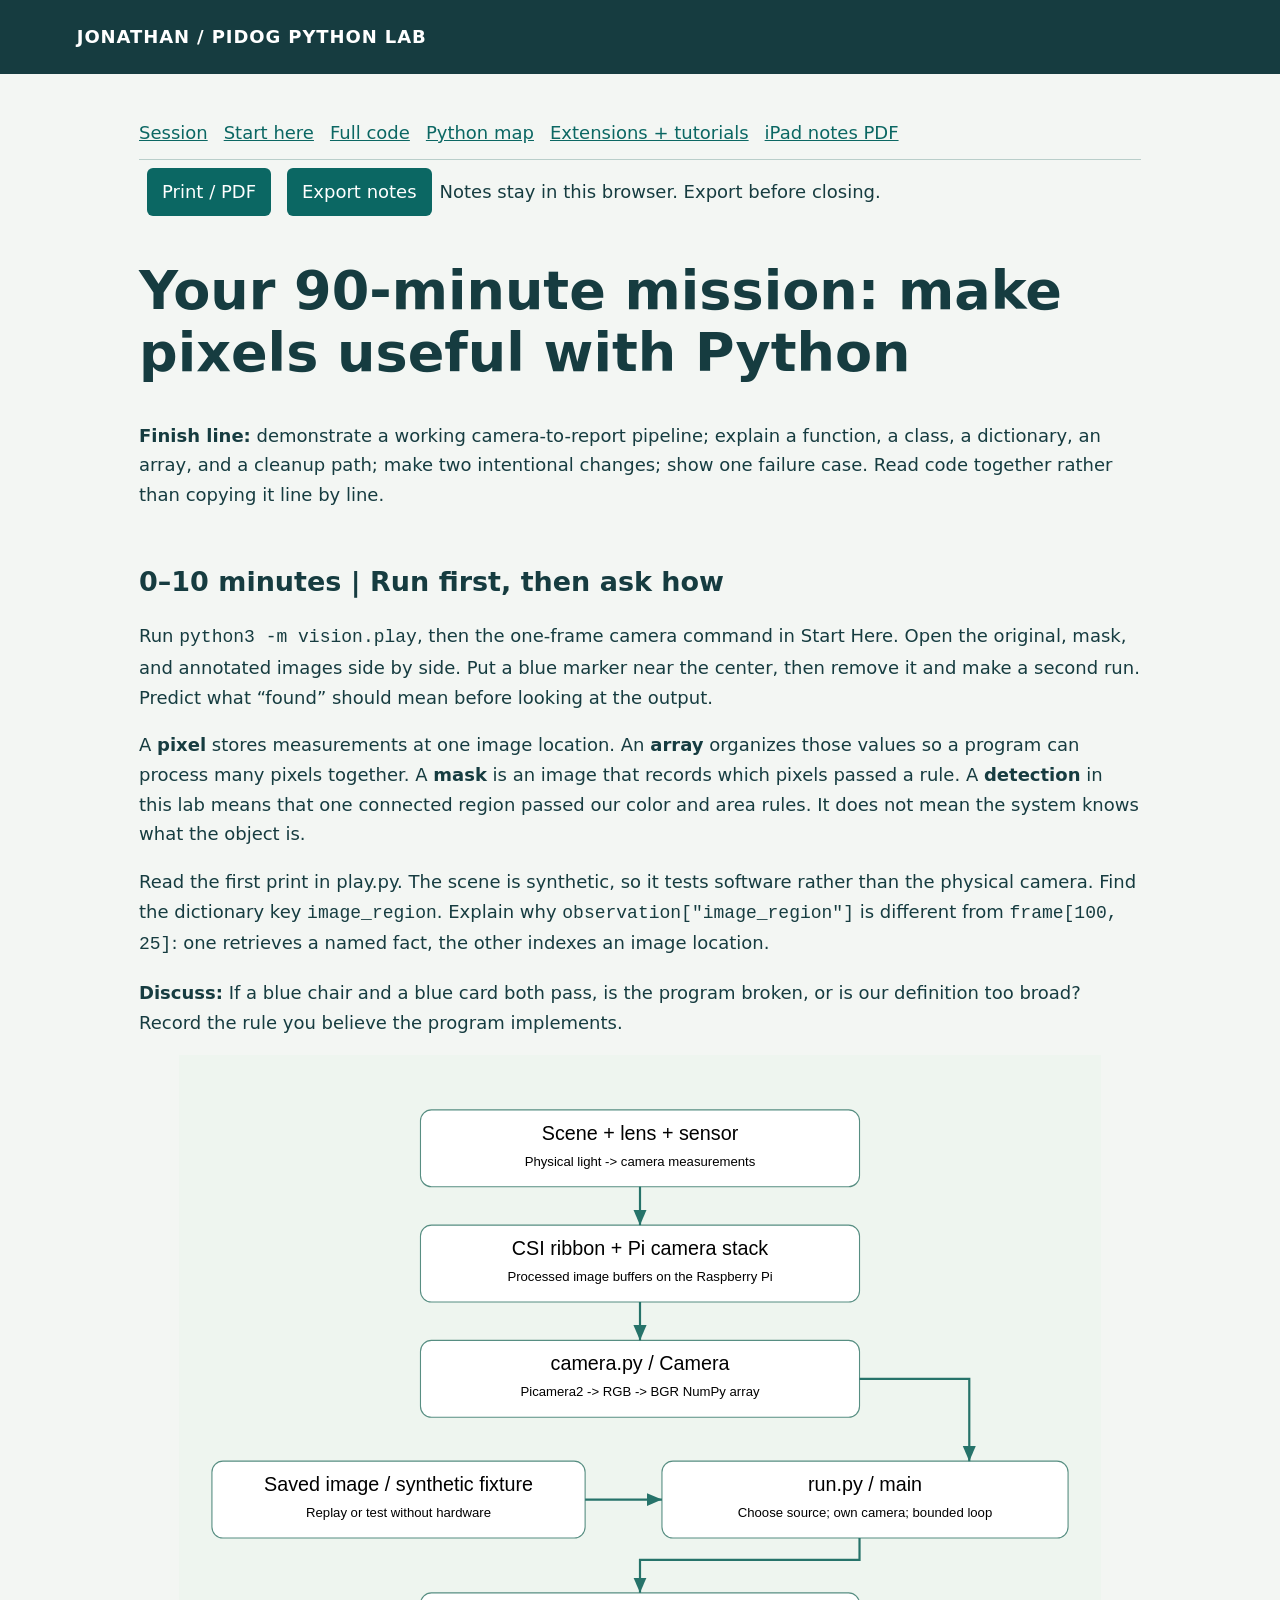
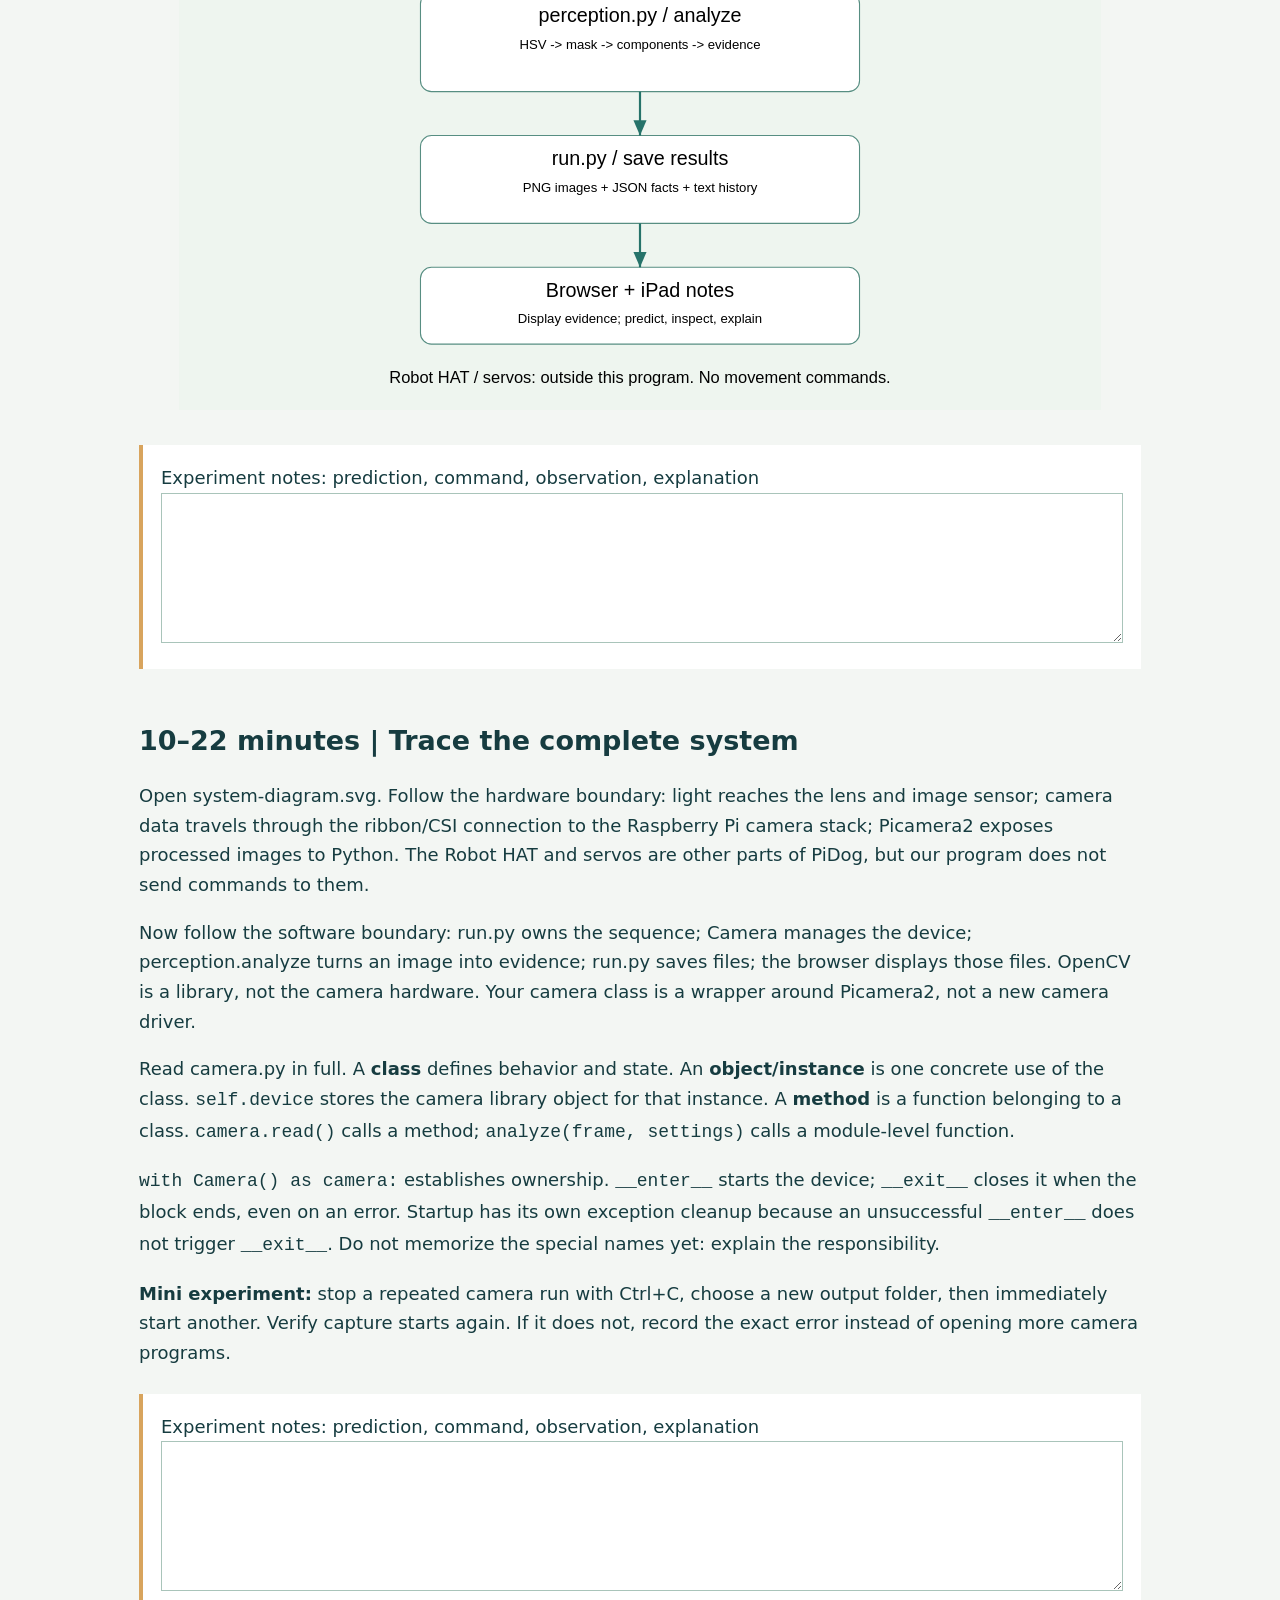
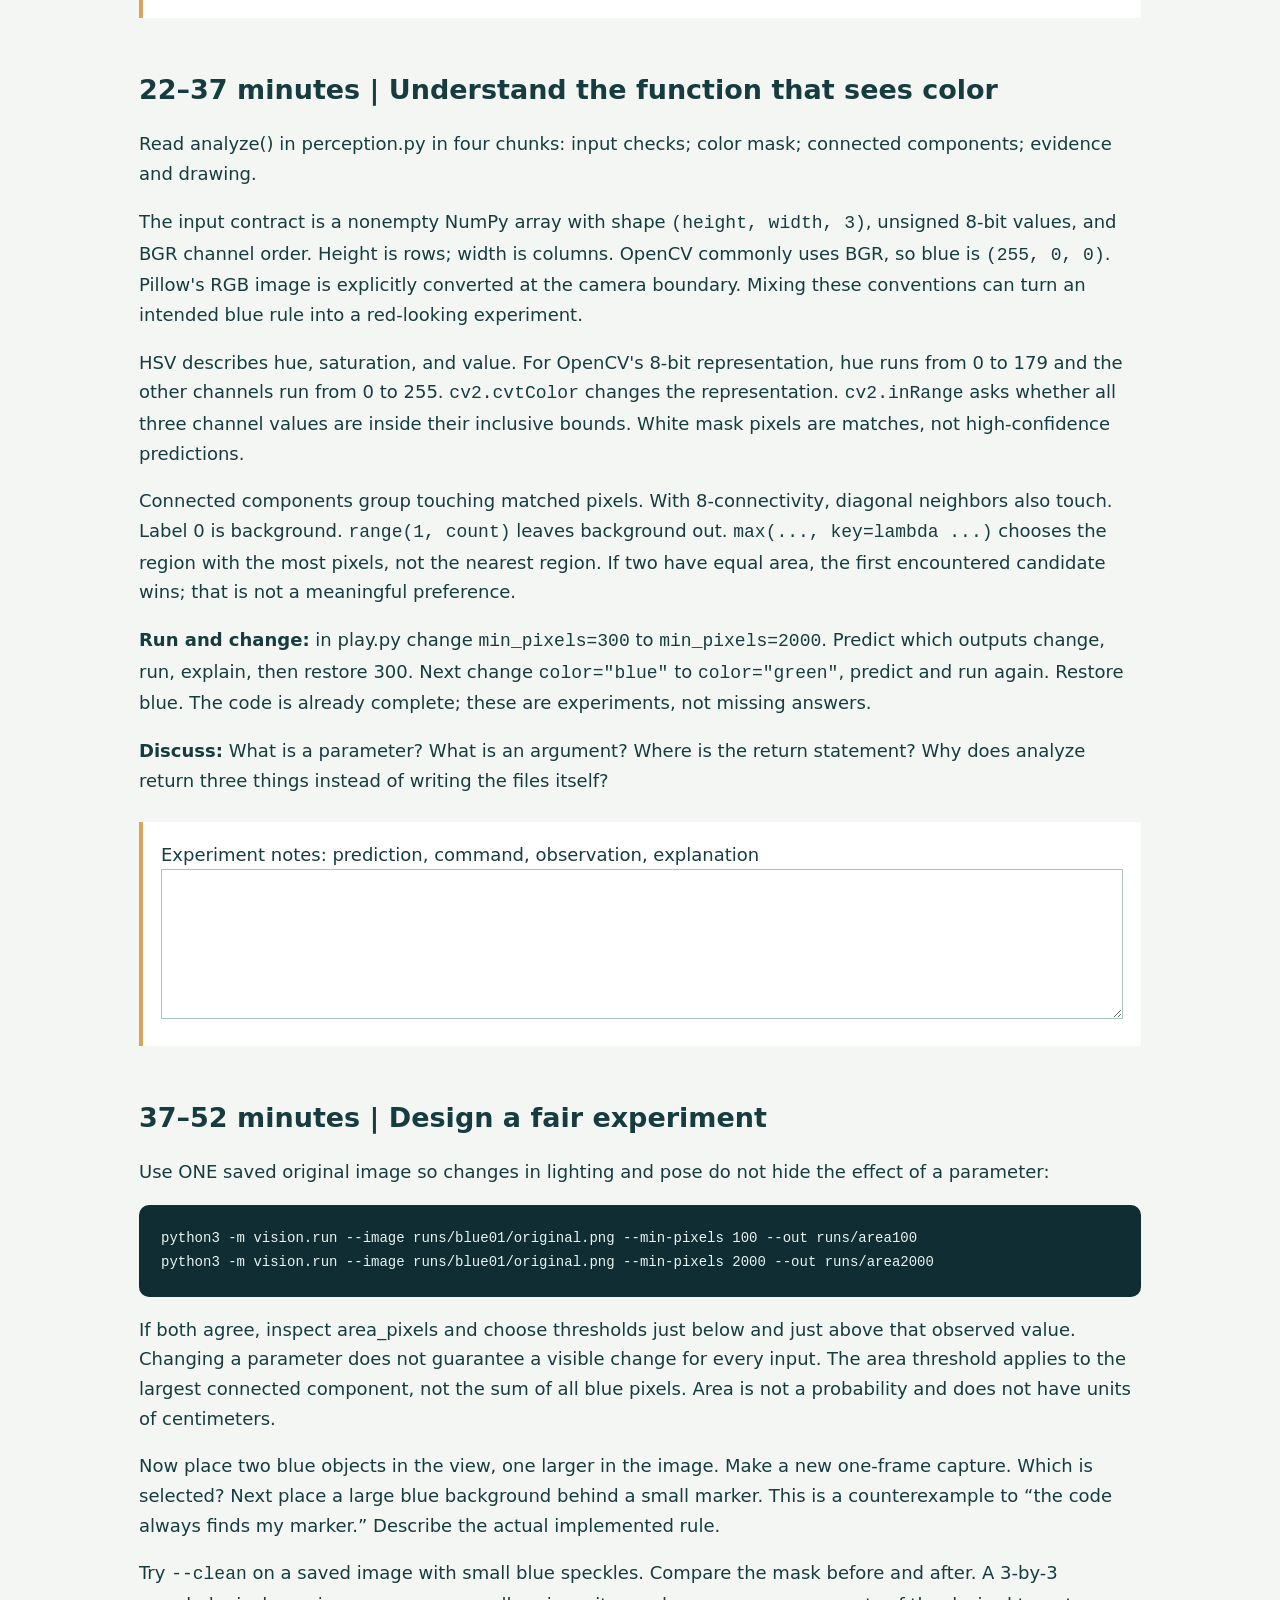
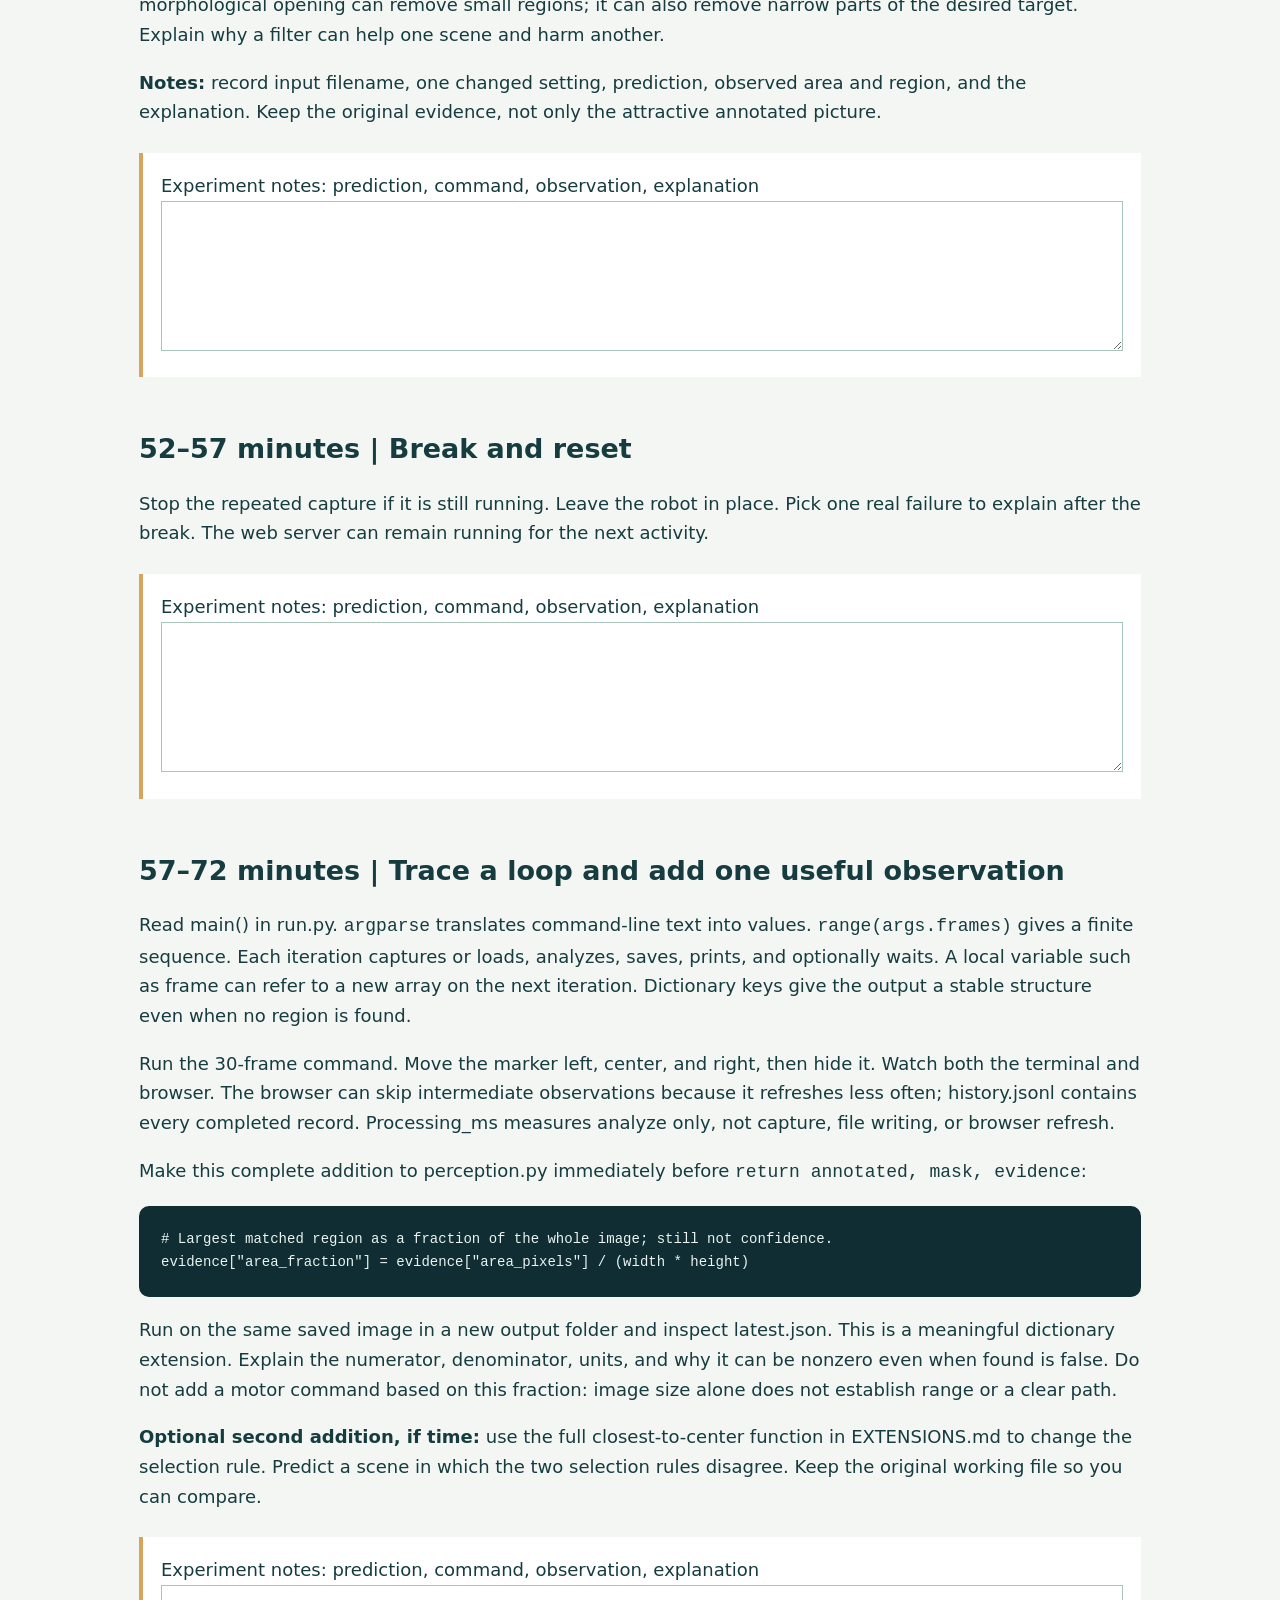
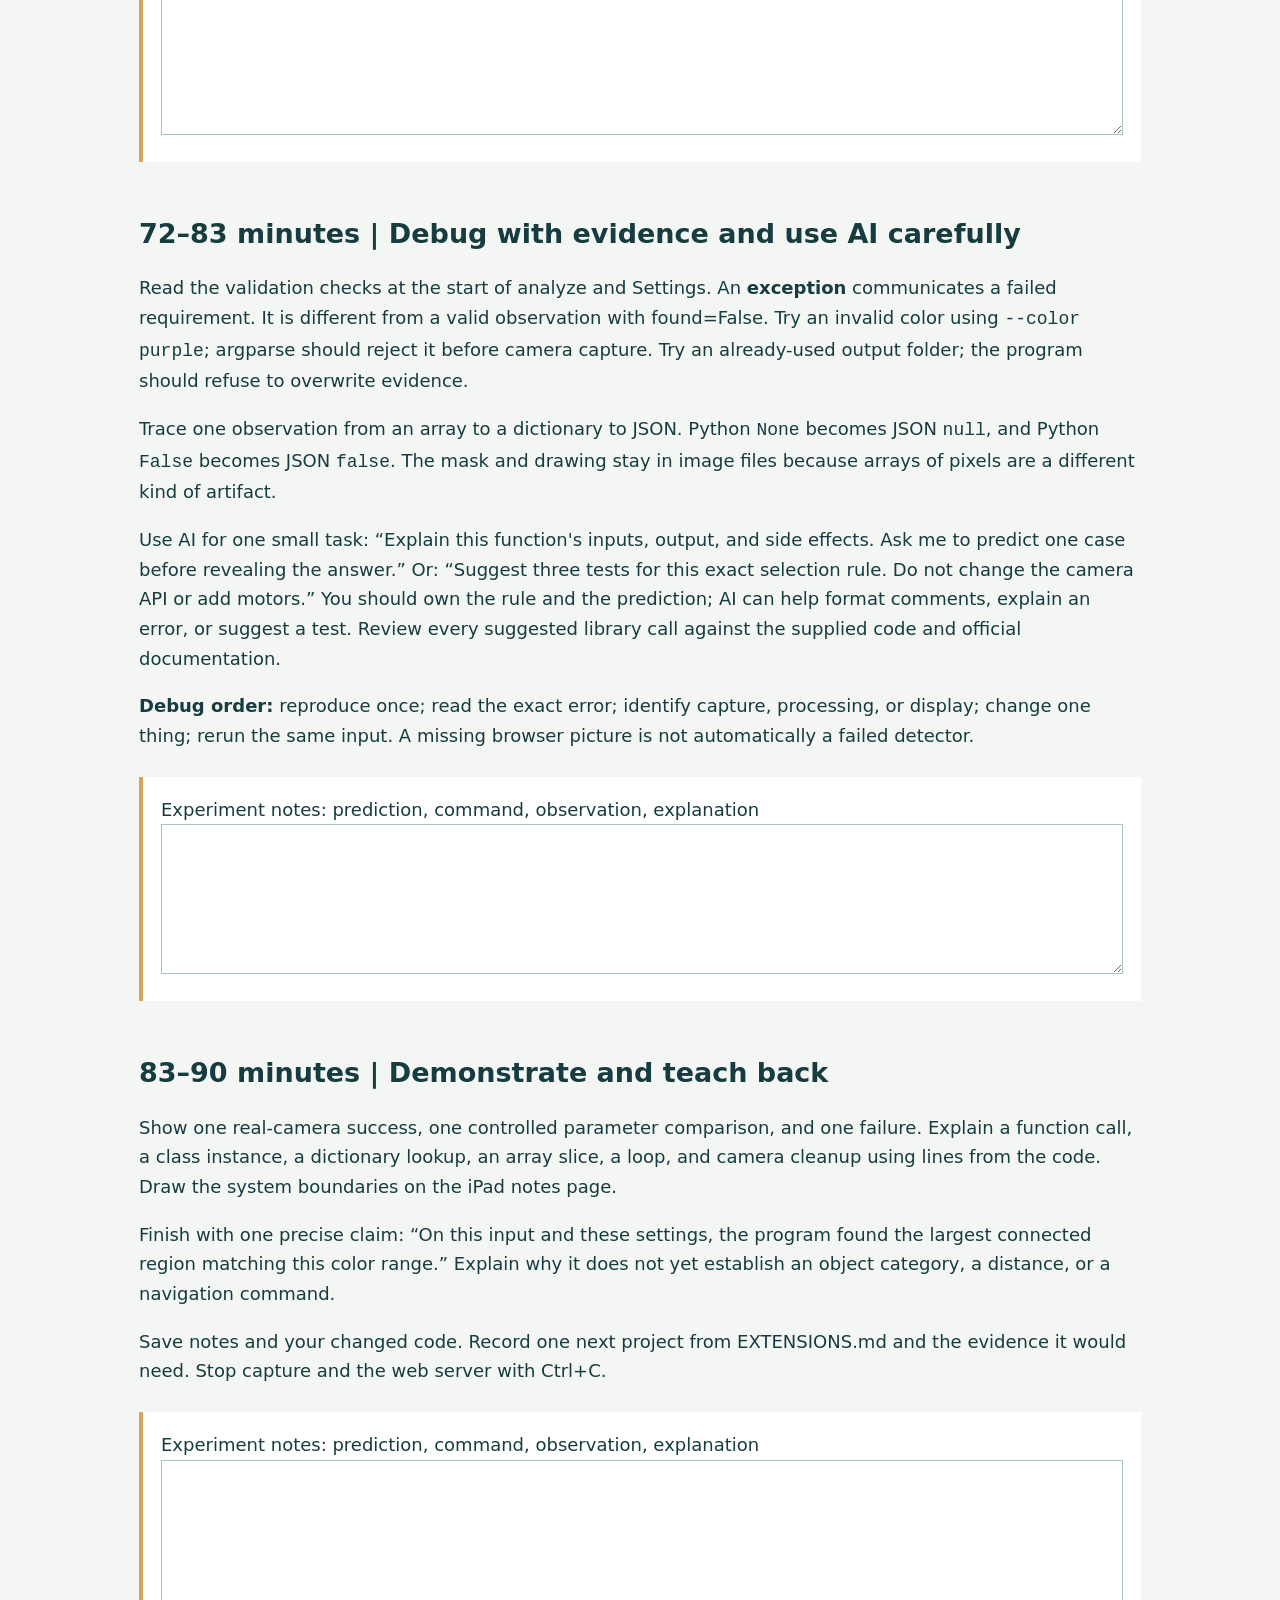
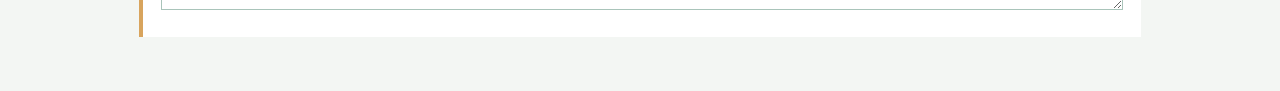
<file: 11_10_project/index.html>
<!doctype html><html lang="en"><head><meta charset="utf-8"><meta name="viewport" content="width=device-width,initial-scale=1"><title>PiDog Python | 90 minutes</title><style>*{box-sizing:border-box}body{margin:0;background:#f3f6f3;color:#163c40;font:18px/1.65 system-ui,sans-serif}header{background:#163c40;color:white;padding:22px 6%;font-weight:700;letter-spacing:.05em}main{max-width:1050px;margin:auto;padding:32px 24px 70px}h1{font-size:clamp(32px,5vw,54px);line-height:1.15}h2{margin-top:2em;line-height:1.3}a{color:#0b6763}nav{display:flex;gap:16px;flex-wrap:wrap;padding:12px 0;border-bottom:1px solid #b9ceca}pre{background:#102d33;color:#e9f3f0;padding:22px;border-radius:10px;overflow:auto;font:14px/1.7 ui-monospace,monospace}code{font-family:ui-monospace,monospace}table{border-collapse:collapse;width:100%;font-size:15px;display:block;overflow:auto}td,th{padding:12px;border:1px solid #b9ceca;text-align:left;vertical-align:top}th{background:#deebe4}img{max-width:100%}.card{background:white;padding:22px;border:1px solid #c4d6cf;border-radius:12px;margin:18px 0}.note{border-left:4px solid #d8a45d;background:#fff;padding:18px;margin:26px 0}textarea{width:100%;font:17px/1.6 system-ui;border:1px solid #a9c4ba;padding:12px;min-height:150px}button{font:inherit;background:#0b6763;color:white;border:0;border-radius:6px;padding:9px 15px;margin:8px;cursor:pointer}.print-note{display:none;white-space:pre-wrap}summary{cursor:pointer;font-weight:bold;font-size:22px}.tag{font-size:13px;text-transform:uppercase;letter-spacing:.1em;color:#47766b}@media print{body{background:white;color:black;font-size:11pt}header,nav,.toolbar,button,textarea{display:none}.print-note{display:block;min-height:3cm}main{padding:0;max-width:none}pre{white-space:pre-wrap;background:#eef3ef;color:black;font-size:8pt}h2{break-after:avoid}tr{break-inside:avoid}}</style></head><body><header>JONATHAN / PIDOG PYTHON LAB</header><main><nav><a href="index.html">Session</a><a href="setup.html">Start here</a><a href="code-tour.html">Full code</a><a href="python-map.html">Python map</a><a href="extensions.html">Extensions + tutorials</a><a href="iPad-Notes.pdf">iPad notes PDF</a></nav><div class="toolbar"><button onclick="window.print()">Print / PDF</button><button id="export">Export notes</button><span id="status">Notes stay in this browser. Export before closing.</span></div><h1>Your 90-minute mission: make pixels useful with Python</h1>
<p><strong>Finish line:</strong> demonstrate a working camera-to-report pipeline; explain a function, a class, a dictionary, an array, and a cleanup path; make two intentional changes; show one failure case. Read code together rather than copying it line by line.</p>
<h2>0–10 minutes | Run first, then ask how</h2>
<p>Run <code>python3 -m vision.play</code>, then the one-frame camera command in Start Here. Open the original, mask, and annotated images side by side. Put a blue marker near the center, then remove it and make a second run. Predict what “found” should mean before looking at the output.</p>
<p>A <strong>pixel</strong> stores measurements at one image location. An <strong>array</strong> organizes those values so a program can process many pixels together. A <strong>mask</strong> is an image that records which pixels passed a rule. A <strong>detection</strong> in this lab means that one connected region passed our color and area rules. It does not mean the system knows what the object is.</p>
<p>Read the first print in play.py. The scene is synthetic, so it tests software rather than the physical camera. Find the dictionary key <code>image_region</code>. Explain why <code>observation["image_region"]</code> is different from <code>frame[100, 25]</code>: one retrieves a named fact, the other indexes an image location.</p>
<p><strong>Discuss:</strong> If a blue chair and a blue card both pass, is the program broken, or is our definition too broad? Record the rule you believe the program implements.</p>
<figure><img src="system-diagram.svg" alt="Hardware, source selection, processing and reporting system diagram"></figure><section class="note"><label for="n0">Experiment notes: prediction, command, observation, explanation</label><textarea id="n0"></textarea><div class="print-note"></div></section><h2>10–22 minutes | Trace the complete system</h2>
<p>Open system-diagram.svg. Follow the hardware boundary: light reaches the lens and image sensor; camera data travels through the ribbon/CSI connection to the Raspberry Pi camera stack; Picamera2 exposes processed images to Python. The Robot HAT and servos are other parts of PiDog, but our program does not send commands to them.</p>
<p>Now follow the software boundary: run.py owns the sequence; Camera manages the device; perception.analyze turns an image into evidence; run.py saves files; the browser displays those files. OpenCV is a library, not the camera hardware. Your camera class is a wrapper around Picamera2, not a new camera driver.</p>
<p>Read camera.py in full. A <strong>class</strong> defines behavior and state. An <strong>object/instance</strong> is one concrete use of the class. <code>self.device</code> stores the camera library object for that instance. A <strong>method</strong> is a function belonging to a class. <code>camera.read()</code> calls a method; <code>analyze(frame, settings)</code> calls a module-level function.</p>
<p><code>with Camera() as camera:</code> establishes ownership. <code>__enter__</code> starts the device; <code>__exit__</code> closes it when the block ends, even on an error. Startup has its own exception cleanup because an unsuccessful <code>__enter__</code> does not trigger <code>__exit__</code>. Do not memorize the special names yet: explain the responsibility.</p>
<p><strong>Mini experiment:</strong> stop a repeated camera run with Ctrl+C, choose a new output folder, then immediately start another. Verify capture starts again. If it does not, record the exact error instead of opening more camera programs.</p>
<section class="note"><label for="n1">Experiment notes: prediction, command, observation, explanation</label><textarea id="n1"></textarea><div class="print-note"></div></section><h2>22–37 minutes | Understand the function that sees color</h2>
<p>Read analyze() in perception.py in four chunks: input checks; color mask; connected components; evidence and drawing.</p>
<p>The input contract is a nonempty NumPy array with shape <code>(height, width, 3)</code>, unsigned 8-bit values, and BGR channel order. Height is rows; width is columns. OpenCV commonly uses BGR, so blue is <code>(255, 0, 0)</code>. Pillow's RGB image is explicitly converted at the camera boundary. Mixing these conventions can turn an intended blue rule into a red-looking experiment.</p>
<p>HSV describes hue, saturation, and value. For OpenCV's 8-bit representation, hue runs from 0 to 179 and the other channels run from 0 to 255. <code>cv2.cvtColor</code> changes the representation. <code>cv2.inRange</code> asks whether all three channel values are inside their inclusive bounds. White mask pixels are matches, not high-confidence predictions.</p>
<p>Connected components group touching matched pixels. With 8-connectivity, diagonal neighbors also touch. Label 0 is background. <code>range(1, count)</code> leaves background out. <code>max(..., key=lambda ...)</code> chooses the region with the most pixels, not the nearest region. If two have equal area, the first encountered candidate wins; that is not a meaningful preference.</p>
<p><strong>Run and change:</strong> in play.py change <code>min_pixels=300</code> to <code>min_pixels=2000</code>. Predict which outputs change, run, explain, then restore 300. Next change <code>color="blue"</code> to <code>color="green"</code>, predict and run again. Restore blue. The code is already complete; these are experiments, not missing answers.</p>
<p><strong>Discuss:</strong> What is a parameter? What is an argument? Where is the return statement? Why does analyze return three things instead of writing the files itself?</p>
<section class="note"><label for="n2">Experiment notes: prediction, command, observation, explanation</label><textarea id="n2"></textarea><div class="print-note"></div></section><h2>37–52 minutes | Design a fair experiment</h2>
<p>Use ONE saved original image so changes in lighting and pose do not hide the effect of a parameter:</p>
<pre><code class="language-sh">python3 -m vision.run --image runs/blue01/original.png --min-pixels 100 --out runs/area100
python3 -m vision.run --image runs/blue01/original.png --min-pixels 2000 --out runs/area2000
</code></pre>
<p>If both agree, inspect area_pixels and choose thresholds just below and just above that observed value. Changing a parameter does not guarantee a visible change for every input. The area threshold applies to the largest connected component, not the sum of all blue pixels. Area is not a probability and does not have units of centimeters.</p>
<p>Now place two blue objects in the view, one larger in the image. Make a new one-frame capture. Which is selected? Next place a large blue background behind a small marker. This is a counterexample to “the code always finds my marker.” Describe the actual implemented rule.</p>
<p>Try <code>--clean</code> on a saved image with small blue speckles. Compare the mask before and after. A 3-by-3 morphological opening can remove small regions; it can also remove narrow parts of the desired target. Explain why a filter can help one scene and harm another.</p>
<p><strong>Notes:</strong> record input filename, one changed setting, prediction, observed area and region, and the explanation. Keep the original evidence, not only the attractive annotated picture.</p>
<section class="note"><label for="n3">Experiment notes: prediction, command, observation, explanation</label><textarea id="n3"></textarea><div class="print-note"></div></section><h2>52–57 minutes | Break and reset</h2>
<p>Stop the repeated capture if it is still running. Leave the robot in place. Pick one real failure to explain after the break. The web server can remain running for the next activity.</p>
<section class="note"><label for="n4">Experiment notes: prediction, command, observation, explanation</label><textarea id="n4"></textarea><div class="print-note"></div></section><h2>57–72 minutes | Trace a loop and add one useful observation</h2>
<p>Read main() in run.py. <code>argparse</code> translates command-line text into values. <code>range(args.frames)</code> gives a finite sequence. Each iteration captures or loads, analyzes, saves, prints, and optionally waits. A local variable such as frame can refer to a new array on the next iteration. Dictionary keys give the output a stable structure even when no region is found.</p>
<p>Run the 30-frame command. Move the marker left, center, and right, then hide it. Watch both the terminal and browser. The browser can skip intermediate observations because it refreshes less often; history.jsonl contains every completed record. Processing_ms measures analyze only, not capture, file writing, or browser refresh.</p>
<p>Make this complete addition to perception.py immediately before <code>return annotated, mask, evidence</code>:</p>
<pre><code class="language-python"># Largest matched region as a fraction of the whole image; still not confidence.
evidence[&quot;area_fraction&quot;] = evidence[&quot;area_pixels&quot;] / (width * height)
</code></pre>
<p>Run on the same saved image in a new output folder and inspect latest.json. This is a meaningful dictionary extension. Explain the numerator, denominator, units, and why it can be nonzero even when found is false. Do not add a motor command based on this fraction: image size alone does not establish range or a clear path.</p>
<p><strong>Optional second addition, if time:</strong> use the full closest-to-center function in EXTENSIONS.md to change the selection rule. Predict a scene in which the two selection rules disagree. Keep the original working file so you can compare.</p>
<section class="note"><label for="n5">Experiment notes: prediction, command, observation, explanation</label><textarea id="n5"></textarea><div class="print-note"></div></section><h2>72–83 minutes | Debug with evidence and use AI carefully</h2>
<p>Read the validation checks at the start of analyze and Settings. An <strong>exception</strong> communicates a failed requirement. It is different from a valid observation with found=False. Try an invalid color using <code>--color purple</code>; argparse should reject it before camera capture. Try an already-used output folder; the program should refuse to overwrite evidence.</p>
<p>Trace one observation from an array to a dictionary to JSON. Python <code>None</code> becomes JSON <code>null</code>, and Python <code>False</code> becomes JSON <code>false</code>. The mask and drawing stay in image files because arrays of pixels are a different kind of artifact.</p>
<p>Use AI for one small task: “Explain this function's inputs, output, and side effects. Ask me to predict one case before revealing the answer.” Or: “Suggest three tests for this exact selection rule. Do not change the camera API or add motors.” You should own the rule and the prediction; AI can help format comments, explain an error, or suggest a test. Review every suggested library call against the supplied code and official documentation.</p>
<p><strong>Debug order:</strong> reproduce once; read the exact error; identify capture, processing, or display; change one thing; rerun the same input. A missing browser picture is not automatically a failed detector.</p>
<section class="note"><label for="n6">Experiment notes: prediction, command, observation, explanation</label><textarea id="n6"></textarea><div class="print-note"></div></section><h2>83–90 minutes | Demonstrate and teach back</h2>
<p>Show one real-camera success, one controlled parameter comparison, and one failure. Explain a function call, a class instance, a dictionary lookup, an array slice, a loop, and camera cleanup using lines from the code. Draw the system boundaries on the iPad notes page.</p>
<p>Finish with one precise claim: “On this input and these settings, the program found the largest connected region matching this color range.” Explain why it does not yet establish an object category, a distance, or a navigation command.</p>
<p>Save notes and your changed code. Record one next project from EXTENSIONS.md and the evidence it would need. Stop capture and the web server with Ctrl+C.</p><section class="note"><label for="n7">Experiment notes: prediction, command, observation, explanation</label><textarea id="n7"></textarea><div class="print-note"></div></section></main><script>const fields=[...document.querySelectorAll('textarea')],key='pidog-python90-'+location.pathname;const status=document.getElementById('status');function state(){return Object.fromEntries(fields.map(x=>[x.id,x.value]))}function sync(){fields.forEach(x=>x.nextElementSibling.textContent=x.value)}function save(){sync();try{localStorage.setItem(key,JSON.stringify(state()));status.textContent='Saved in this browser; export your notes after class.'}catch{status.textContent='Browser storage unavailable; export before closing.'}}try{const s=JSON.parse(localStorage.getItem(key)||'{}');fields.forEach(x=>x.value=s[x.id]||'');sync()}catch{}fields.forEach(x=>x.addEventListener('input',save));document.getElementById('export').onclick=()=>{const text=fields.map(x=>'## '+x.previousElementSibling.textContent+'\n\n'+x.value).join('\n\n');const a=document.createElement('a'),u=URL.createObjectURL(new Blob([text],{type:'text/markdown'}));a.href=u;a.download='PiDog-Python90-notes.md';a.click();setTimeout(()=>URL.revokeObjectURL(u),1000)};window.addEventListener('beforeprint',sync);</script></body></html>
</file>
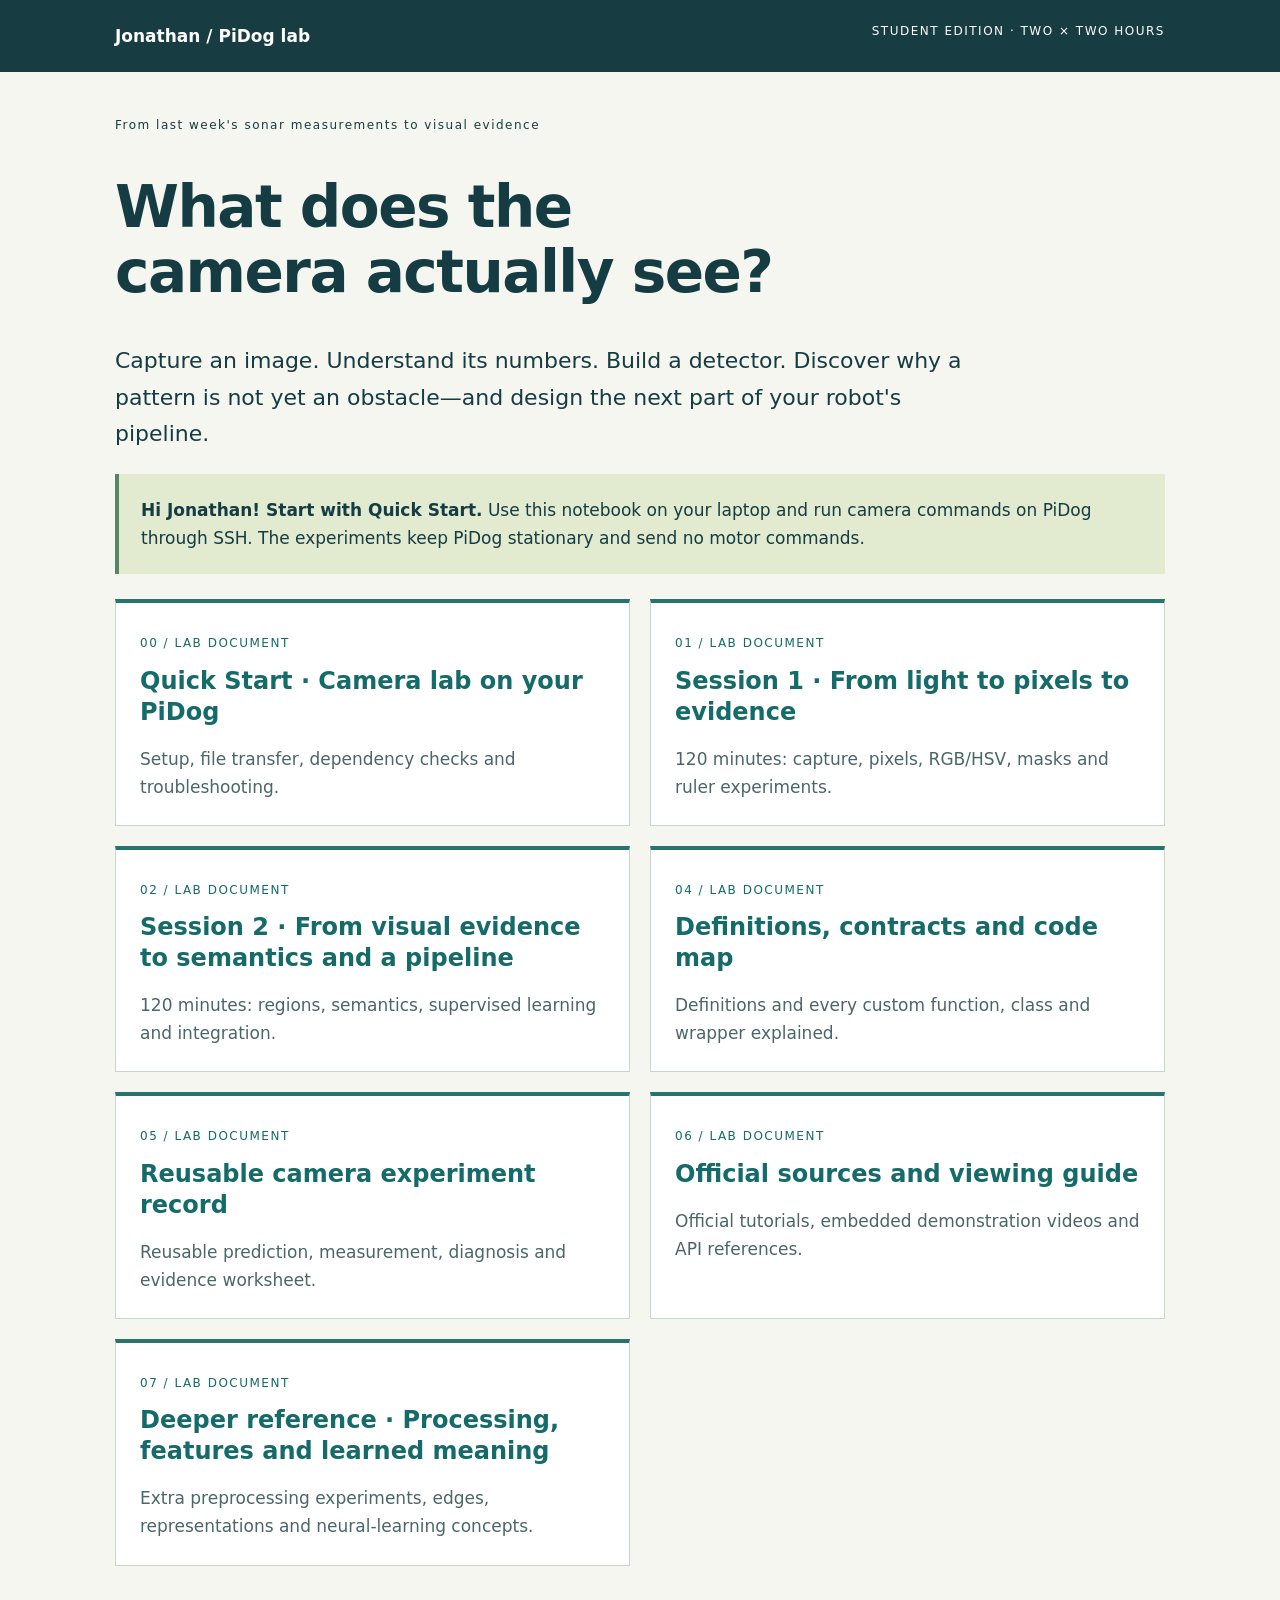
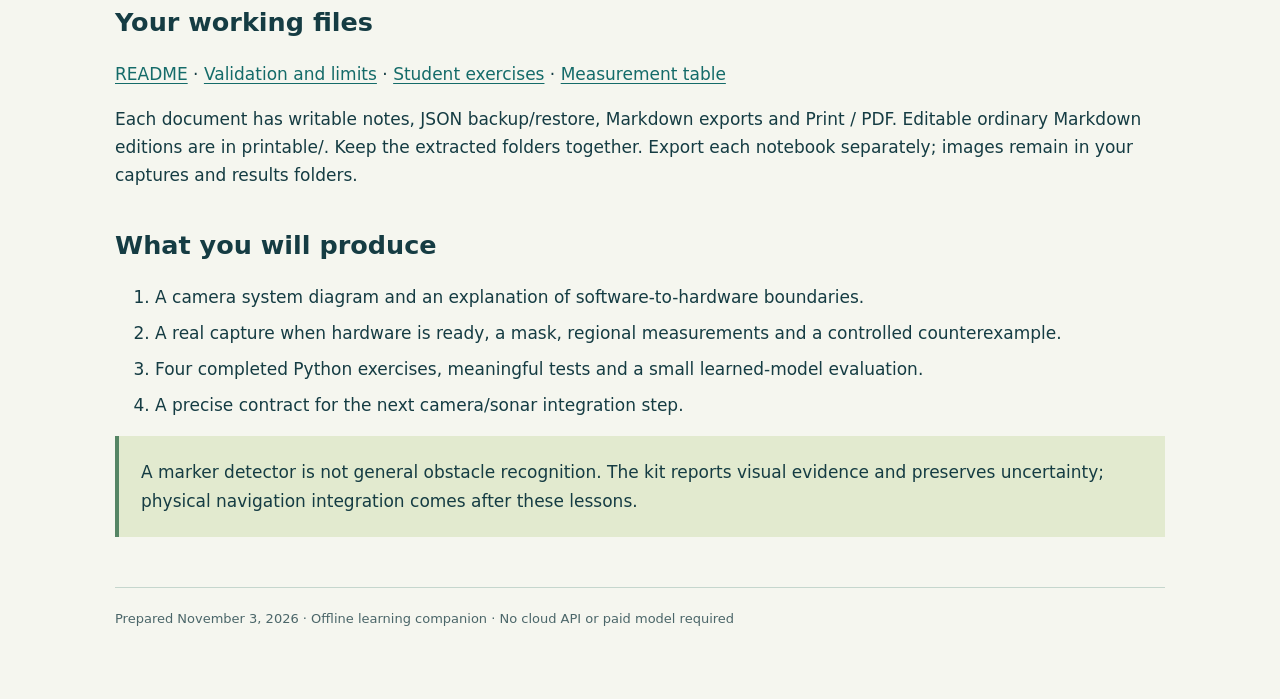
<file: camera-lab/index.html>
<!doctype html><html lang="en"><head><meta charset="utf-8"><meta name="viewport" content="width=device-width,initial-scale=1"><title>PiDog · Camera to meaning</title><link rel="stylesheet" href="style.css"></head><body><header><b>Jonathan / PiDog lab</b><span>STUDENT EDITION · TWO × TWO HOURS</span></header><main><p class="eyebrow">From last week's sonar measurements to visual evidence</p><h1>What does the<br>camera actually see?</h1><p class="lead">Capture an image. Understand its numbers. Build a detector. Discover why a pattern is not yet an obstacle—and design the next part of your robot's pipeline.</p><div class="callout"><b>Hi Jonathan! Start with Quick Start.</b> Use this notebook on your laptop and run camera commands on PiDog through SSH. The experiments keep PiDog stationary and send no motor commands.</div><div class="cards"><a class="card" href="docs/00-Quick-Start.html"><small>00 / LAB DOCUMENT</small><h2>Quick Start · Camera lab on your PiDog</h2><p>Setup, file transfer, dependency checks and troubleshooting.</p></a><a class="card" href="docs/01-Session-One.html"><small>01 / LAB DOCUMENT</small><h2>Session 1 · From light to pixels to evidence</h2><p>120 minutes: capture, pixels, RGB/HSV, masks and ruler experiments.</p></a><a class="card" href="docs/02-Session-Two.html"><small>02 / LAB DOCUMENT</small><h2>Session 2 · From visual evidence to semantics and a pipeline</h2><p>120 minutes: regions, semantics, supervised learning and integration.</p></a><a class="card" href="docs/04-Glossary-and-Code-Map.html"><small>04 / LAB DOCUMENT</small><h2>Definitions, contracts and code map</h2><p>Definitions and every custom function, class and wrapper explained.</p></a><a class="card" href="docs/05-Experiment-Notebook.html"><small>05 / LAB DOCUMENT</small><h2>Reusable camera experiment record</h2><p>Reusable prediction, measurement, diagnosis and evidence worksheet.</p></a><a class="card" href="docs/06-Sources.html"><small>06 / LAB DOCUMENT</small><h2>Official sources and viewing guide</h2><p>Official tutorials, embedded demonstration videos and API references.</p></a><a class="card" href="docs/07-Processing-to-Learned-Features.html"><small>07 / LAB DOCUMENT</small><h2>Deeper reference · Processing, features and learned meaning</h2><p>Extra preprocessing experiments, edges, representations and neural-learning concepts.</p></a></div><h2>Your working files</h2><p><a href="README.md">README</a> · <a href="VALIDATION.md">Validation and limits</a> · <a href="exercises/student.py">Student exercises</a> · <a href="data/measurements.csv">Measurement table</a></p><p>Each document has writable notes, JSON backup/restore, Markdown exports and Print / PDF. Editable ordinary Markdown editions are in printable/. Keep the extracted folders together. Export each notebook separately; images remain in your captures and results folders.</p><h2>What you will produce</h2><ol><li>A camera system diagram and an explanation of software-to-hardware boundaries.</li><li>A real capture when hardware is ready, a mask, regional measurements and a controlled counterexample.</li><li>Four completed Python exercises, meaningful tests and a small learned-model evaluation.</li><li>A precise contract for the next camera/sonar integration step.</li></ol><div class="callout">A marker detector is not general obstacle recognition. The kit reports visual evidence and preserves uncertainty; physical navigation integration comes after these lessons.</div><footer>Prepared November 3, 2026 · Offline learning companion · No cloud API or paid model required</footer></main></body></html>
</file>
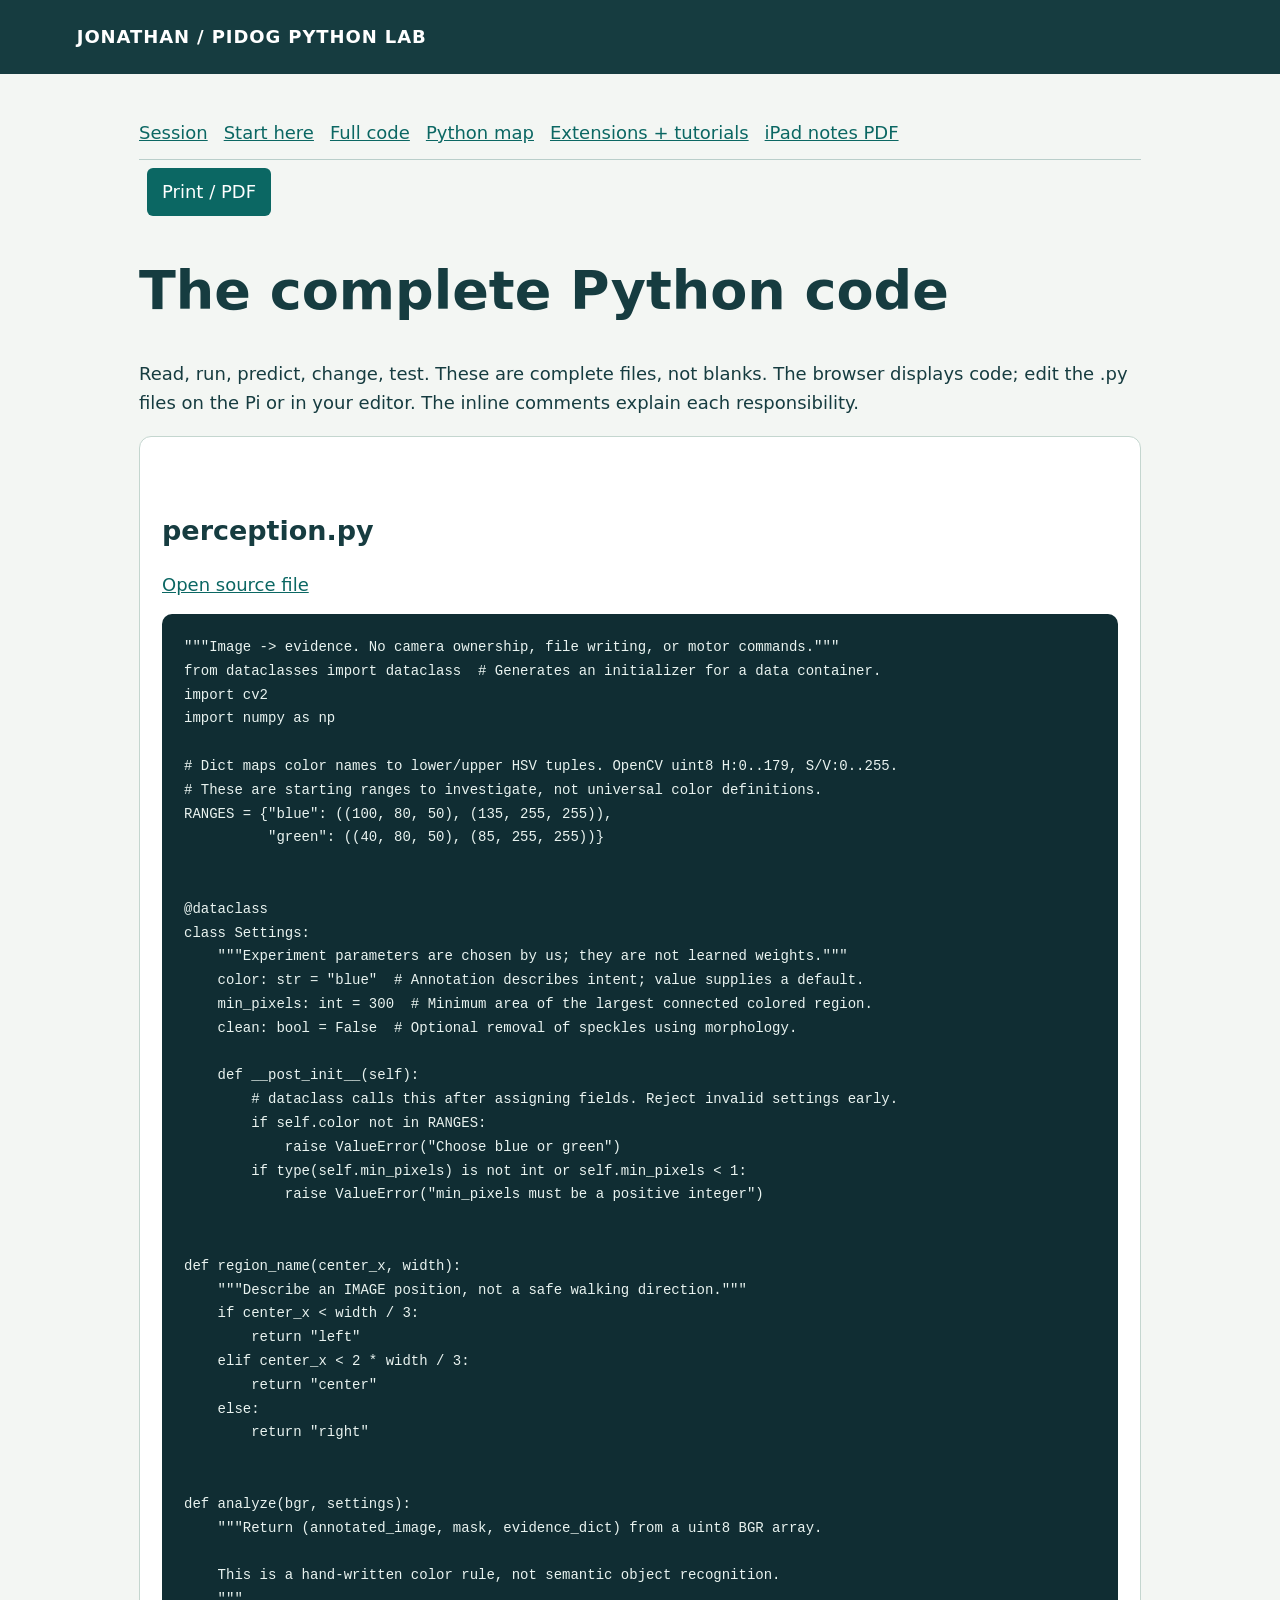
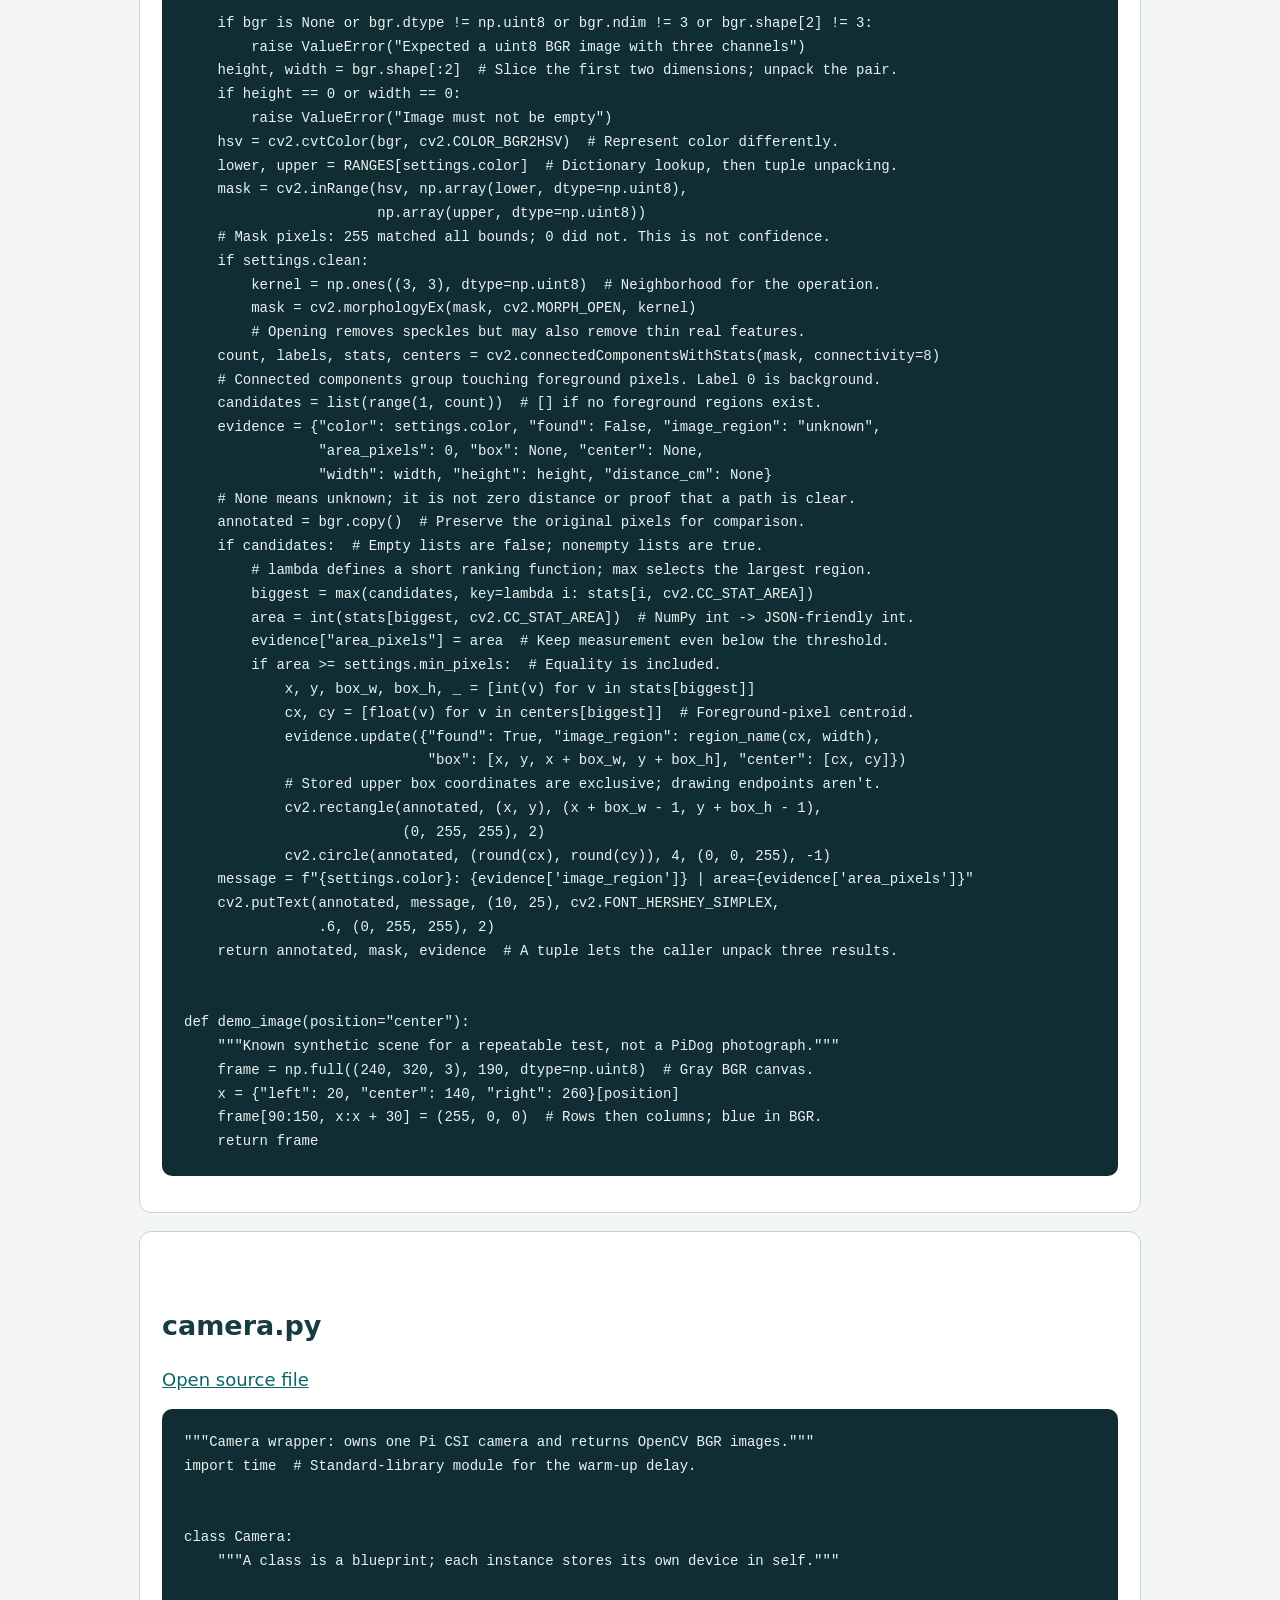
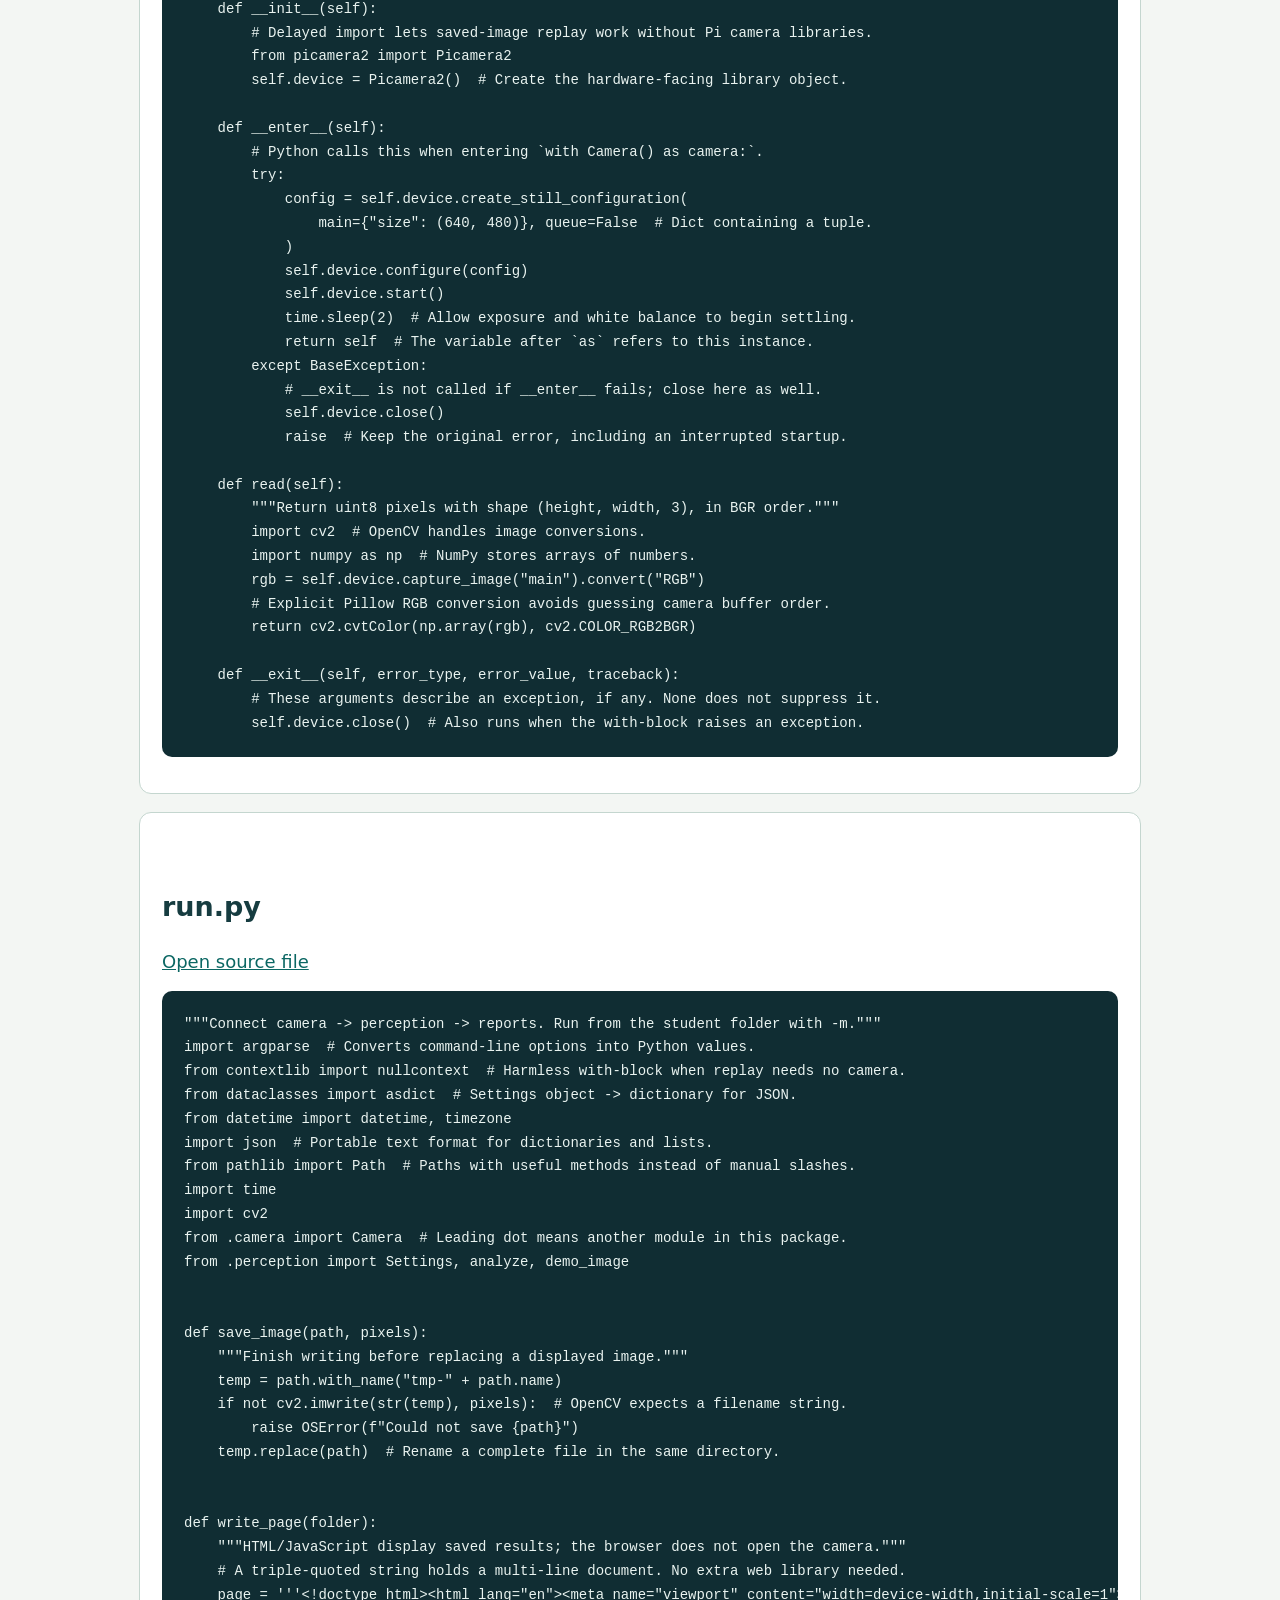
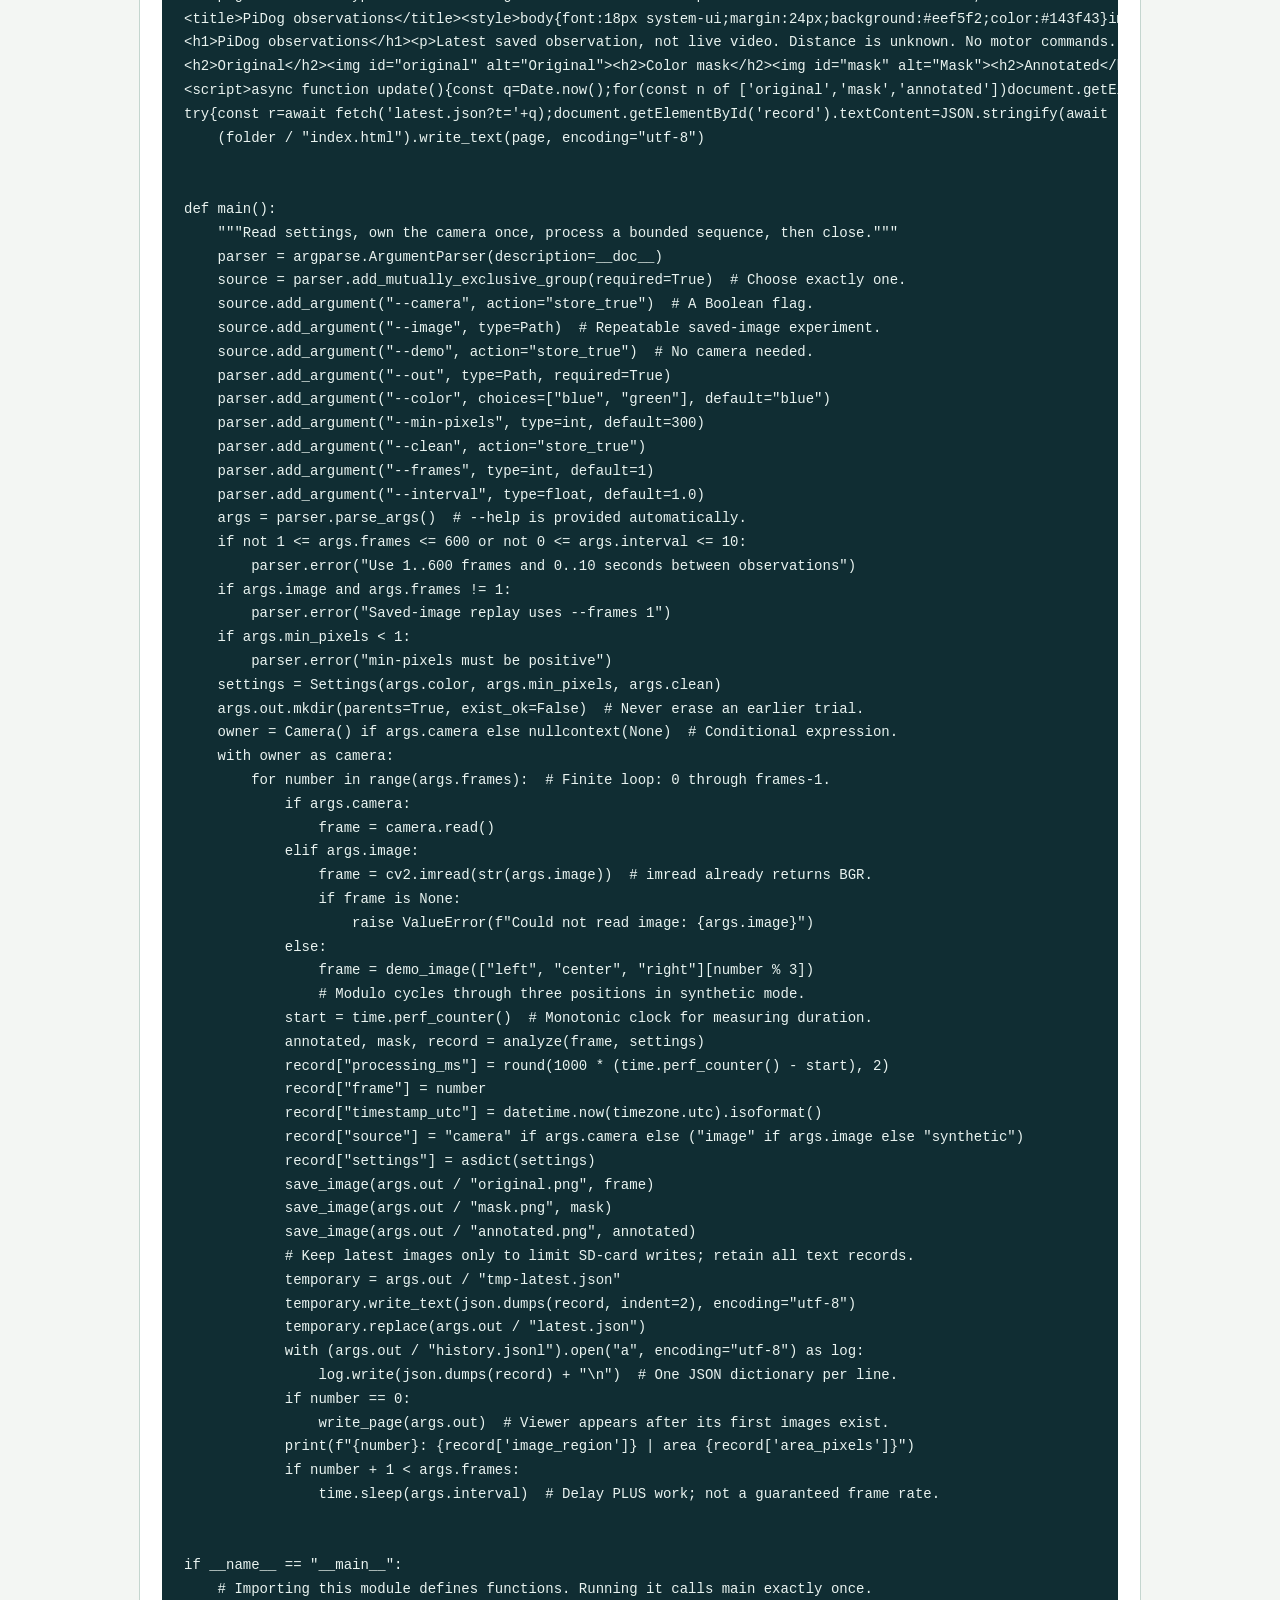
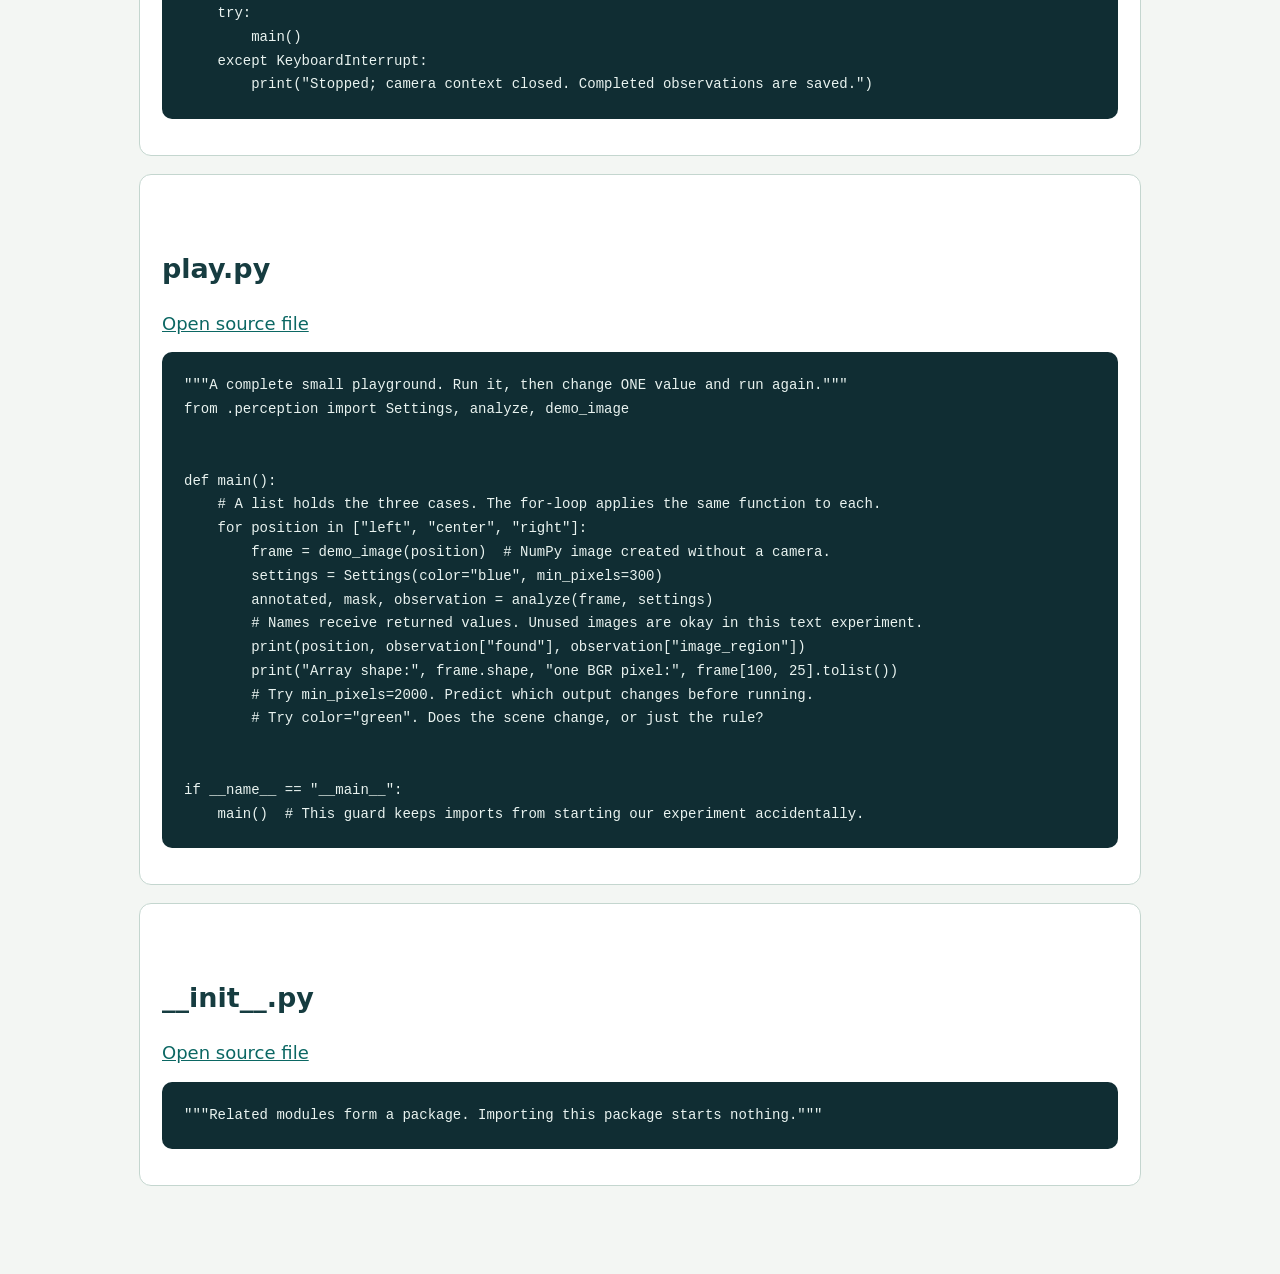
<file: 11_10_project/code-tour.html>
<!doctype html><html lang="en"><head><meta charset="utf-8"><meta name="viewport" content="width=device-width,initial-scale=1"><title>Complete commented Python</title><style>*{box-sizing:border-box}body{margin:0;background:#f3f6f3;color:#163c40;font:18px/1.65 system-ui,sans-serif}header{background:#163c40;color:white;padding:22px 6%;font-weight:700;letter-spacing:.05em}main{max-width:1050px;margin:auto;padding:32px 24px 70px}h1{font-size:clamp(32px,5vw,54px);line-height:1.15}h2{margin-top:2em;line-height:1.3}a{color:#0b6763}nav{display:flex;gap:16px;flex-wrap:wrap;padding:12px 0;border-bottom:1px solid #b9ceca}pre{background:#102d33;color:#e9f3f0;padding:22px;border-radius:10px;overflow:auto;font:14px/1.7 ui-monospace,monospace}code{font-family:ui-monospace,monospace}table{border-collapse:collapse;width:100%;font-size:15px;display:block;overflow:auto}td,th{padding:12px;border:1px solid #b9ceca;text-align:left;vertical-align:top}th{background:#deebe4}img{max-width:100%}.card{background:white;padding:22px;border:1px solid #c4d6cf;border-radius:12px;margin:18px 0}.note{border-left:4px solid #d8a45d;background:#fff;padding:18px;margin:26px 0}textarea{width:100%;font:17px/1.6 system-ui;border:1px solid #a9c4ba;padding:12px;min-height:150px}button{font:inherit;background:#0b6763;color:white;border:0;border-radius:6px;padding:9px 15px;margin:8px;cursor:pointer}.print-note{display:none;white-space:pre-wrap}summary{cursor:pointer;font-weight:bold;font-size:22px}.tag{font-size:13px;text-transform:uppercase;letter-spacing:.1em;color:#47766b}@media print{body{background:white;color:black;font-size:11pt}header,nav,.toolbar,button,textarea{display:none}.print-note{display:block;min-height:3cm}main{padding:0;max-width:none}pre{white-space:pre-wrap;background:#eef3ef;color:black;font-size:8pt}h2{break-after:avoid}tr{break-inside:avoid}}</style></head><body><header>JONATHAN / PIDOG PYTHON LAB</header><main><nav><a href="index.html">Session</a><a href="setup.html">Start here</a><a href="code-tour.html">Full code</a><a href="python-map.html">Python map</a><a href="extensions.html">Extensions + tutorials</a><a href="iPad-Notes.pdf">iPad notes PDF</a></nav><div class="toolbar"><button onclick="window.print()">Print / PDF</button></div><h1>The complete Python code</h1><p>Read, run, predict, change, test. These are complete files, not blanks. The browser displays code; edit the .py files on the Pi or in your editor. The inline comments explain each responsibility.</p><section class="card"><h2>perception.py</h2><a href="vision/perception.py">Open source file</a><pre><code>&quot;&quot;&quot;Image -&gt; evidence. No camera ownership, file writing, or motor commands.&quot;&quot;&quot;
from dataclasses import dataclass  # Generates an initializer for a data container.
import cv2
import numpy as np

# Dict maps color names to lower/upper HSV tuples. OpenCV uint8 H:0..179, S/V:0..255.
# These are starting ranges to investigate, not universal color definitions.
RANGES = {&quot;blue&quot;: ((100, 80, 50), (135, 255, 255)),
          &quot;green&quot;: ((40, 80, 50), (85, 255, 255))}


@dataclass
class Settings:
    &quot;&quot;&quot;Experiment parameters are chosen by us; they are not learned weights.&quot;&quot;&quot;
    color: str = &quot;blue&quot;  # Annotation describes intent; value supplies a default.
    min_pixels: int = 300  # Minimum area of the largest connected colored region.
    clean: bool = False  # Optional removal of speckles using morphology.

    def __post_init__(self):
        # dataclass calls this after assigning fields. Reject invalid settings early.
        if self.color not in RANGES:
            raise ValueError(&quot;Choose blue or green&quot;)
        if type(self.min_pixels) is not int or self.min_pixels &lt; 1:
            raise ValueError(&quot;min_pixels must be a positive integer&quot;)


def region_name(center_x, width):
    &quot;&quot;&quot;Describe an IMAGE position, not a safe walking direction.&quot;&quot;&quot;
    if center_x &lt; width / 3:
        return &quot;left&quot;
    elif center_x &lt; 2 * width / 3:
        return &quot;center&quot;
    else:
        return &quot;right&quot;


def analyze(bgr, settings):
    &quot;&quot;&quot;Return (annotated_image, mask, evidence_dict) from a uint8 BGR array.

    This is a hand-written color rule, not semantic object recognition.
    &quot;&quot;&quot;
    if bgr is None or bgr.dtype != np.uint8 or bgr.ndim != 3 or bgr.shape[2] != 3:
        raise ValueError(&quot;Expected a uint8 BGR image with three channels&quot;)
    height, width = bgr.shape[:2]  # Slice the first two dimensions; unpack the pair.
    if height == 0 or width == 0:
        raise ValueError(&quot;Image must not be empty&quot;)
    hsv = cv2.cvtColor(bgr, cv2.COLOR_BGR2HSV)  # Represent color differently.
    lower, upper = RANGES[settings.color]  # Dictionary lookup, then tuple unpacking.
    mask = cv2.inRange(hsv, np.array(lower, dtype=np.uint8),
                       np.array(upper, dtype=np.uint8))
    # Mask pixels: 255 matched all bounds; 0 did not. This is not confidence.
    if settings.clean:
        kernel = np.ones((3, 3), dtype=np.uint8)  # Neighborhood for the operation.
        mask = cv2.morphologyEx(mask, cv2.MORPH_OPEN, kernel)
        # Opening removes speckles but may also remove thin real features.
    count, labels, stats, centers = cv2.connectedComponentsWithStats(mask, connectivity=8)
    # Connected components group touching foreground pixels. Label 0 is background.
    candidates = list(range(1, count))  # [] if no foreground regions exist.
    evidence = {&quot;color&quot;: settings.color, &quot;found&quot;: False, &quot;image_region&quot;: &quot;unknown&quot;,
                &quot;area_pixels&quot;: 0, &quot;box&quot;: None, &quot;center&quot;: None,
                &quot;width&quot;: width, &quot;height&quot;: height, &quot;distance_cm&quot;: None}
    # None means unknown; it is not zero distance or proof that a path is clear.
    annotated = bgr.copy()  # Preserve the original pixels for comparison.
    if candidates:  # Empty lists are false; nonempty lists are true.
        # lambda defines a short ranking function; max selects the largest region.
        biggest = max(candidates, key=lambda i: stats[i, cv2.CC_STAT_AREA])
        area = int(stats[biggest, cv2.CC_STAT_AREA])  # NumPy int -&gt; JSON-friendly int.
        evidence[&quot;area_pixels&quot;] = area  # Keep measurement even below the threshold.
        if area &gt;= settings.min_pixels:  # Equality is included.
            x, y, box_w, box_h, _ = [int(v) for v in stats[biggest]]
            cx, cy = [float(v) for v in centers[biggest]]  # Foreground-pixel centroid.
            evidence.update({&quot;found&quot;: True, &quot;image_region&quot;: region_name(cx, width),
                             &quot;box&quot;: [x, y, x + box_w, y + box_h], &quot;center&quot;: [cx, cy]})
            # Stored upper box coordinates are exclusive; drawing endpoints aren&#x27;t.
            cv2.rectangle(annotated, (x, y), (x + box_w - 1, y + box_h - 1),
                          (0, 255, 255), 2)
            cv2.circle(annotated, (round(cx), round(cy)), 4, (0, 0, 255), -1)
    message = f&quot;{settings.color}: {evidence[&#x27;image_region&#x27;]} | area={evidence[&#x27;area_pixels&#x27;]}&quot;
    cv2.putText(annotated, message, (10, 25), cv2.FONT_HERSHEY_SIMPLEX,
                .6, (0, 255, 255), 2)
    return annotated, mask, evidence  # A tuple lets the caller unpack three results.


def demo_image(position=&quot;center&quot;):
    &quot;&quot;&quot;Known synthetic scene for a repeatable test, not a PiDog photograph.&quot;&quot;&quot;
    frame = np.full((240, 320, 3), 190, dtype=np.uint8)  # Gray BGR canvas.
    x = {&quot;left&quot;: 20, &quot;center&quot;: 140, &quot;right&quot;: 260}[position]
    frame[90:150, x:x + 30] = (255, 0, 0)  # Rows then columns; blue in BGR.
    return frame
</code></pre></section><section class="card"><h2>camera.py</h2><a href="vision/camera.py">Open source file</a><pre><code>&quot;&quot;&quot;Camera wrapper: owns one Pi CSI camera and returns OpenCV BGR images.&quot;&quot;&quot;
import time  # Standard-library module for the warm-up delay.


class Camera:
    &quot;&quot;&quot;A class is a blueprint; each instance stores its own device in self.&quot;&quot;&quot;

    def __init__(self):
        # Delayed import lets saved-image replay work without Pi camera libraries.
        from picamera2 import Picamera2
        self.device = Picamera2()  # Create the hardware-facing library object.

    def __enter__(self):
        # Python calls this when entering `with Camera() as camera:`.
        try:
            config = self.device.create_still_configuration(
                main={&quot;size&quot;: (640, 480)}, queue=False  # Dict containing a tuple.
            )
            self.device.configure(config)
            self.device.start()
            time.sleep(2)  # Allow exposure and white balance to begin settling.
            return self  # The variable after `as` refers to this instance.
        except BaseException:
            # __exit__ is not called if __enter__ fails; close here as well.
            self.device.close()
            raise  # Keep the original error, including an interrupted startup.

    def read(self):
        &quot;&quot;&quot;Return uint8 pixels with shape (height, width, 3), in BGR order.&quot;&quot;&quot;
        import cv2  # OpenCV handles image conversions.
        import numpy as np  # NumPy stores arrays of numbers.
        rgb = self.device.capture_image(&quot;main&quot;).convert(&quot;RGB&quot;)
        # Explicit Pillow RGB conversion avoids guessing camera buffer order.
        return cv2.cvtColor(np.array(rgb), cv2.COLOR_RGB2BGR)

    def __exit__(self, error_type, error_value, traceback):
        # These arguments describe an exception, if any. None does not suppress it.
        self.device.close()  # Also runs when the with-block raises an exception.
</code></pre></section><section class="card"><h2>run.py</h2><a href="vision/run.py">Open source file</a><pre><code>&quot;&quot;&quot;Connect camera -&gt; perception -&gt; reports. Run from the student folder with -m.&quot;&quot;&quot;
import argparse  # Converts command-line options into Python values.
from contextlib import nullcontext  # Harmless with-block when replay needs no camera.
from dataclasses import asdict  # Settings object -&gt; dictionary for JSON.
from datetime import datetime, timezone
import json  # Portable text format for dictionaries and lists.
from pathlib import Path  # Paths with useful methods instead of manual slashes.
import time
import cv2
from .camera import Camera  # Leading dot means another module in this package.
from .perception import Settings, analyze, demo_image


def save_image(path, pixels):
    &quot;&quot;&quot;Finish writing before replacing a displayed image.&quot;&quot;&quot;
    temp = path.with_name(&quot;tmp-&quot; + path.name)
    if not cv2.imwrite(str(temp), pixels):  # OpenCV expects a filename string.
        raise OSError(f&quot;Could not save {path}&quot;)
    temp.replace(path)  # Rename a complete file in the same directory.


def write_page(folder):
    &quot;&quot;&quot;HTML/JavaScript display saved results; the browser does not open the camera.&quot;&quot;&quot;
    # A triple-quoted string holds a multi-line document. No extra web library needed.
    page = &#x27;&#x27;&#x27;&lt;!doctype html&gt;&lt;html lang=&quot;en&quot;&gt;&lt;meta name=&quot;viewport&quot; content=&quot;width=device-width,initial-scale=1&quot;&gt;
&lt;title&gt;PiDog observations&lt;/title&gt;&lt;style&gt;body{font:18px system-ui;margin:24px;background:#eef5f2;color:#143f43}img{width:min(100%,640px);display:block;margin-bottom:20px}pre{white-space:pre-wrap}&lt;/style&gt;
&lt;h1&gt;PiDog observations&lt;/h1&gt;&lt;p&gt;Latest saved observation, not live video. Distance is unknown. No motor commands. Check the timestamp: refresh continues after capture ends. Images and JSON can briefly come from adjacent frames while files update.&lt;/p&gt;
&lt;h2&gt;Original&lt;/h2&gt;&lt;img id=&quot;original&quot; alt=&quot;Original&quot;&gt;&lt;h2&gt;Color mask&lt;/h2&gt;&lt;img id=&quot;mask&quot; alt=&quot;Mask&quot;&gt;&lt;h2&gt;Annotated&lt;/h2&gt;&lt;img id=&quot;annotated&quot; alt=&quot;Annotated&quot;&gt;&lt;pre id=&quot;record&quot;&gt;&lt;/pre&gt;
&lt;script&gt;async function update(){const q=Date.now();for(const n of [&#x27;original&#x27;,&#x27;mask&#x27;,&#x27;annotated&#x27;])document.getElementById(n).src=n+&#x27;.png?t=&#x27;+q;
try{const r=await fetch(&#x27;latest.json?t=&#x27;+q);document.getElementById(&#x27;record&#x27;).textContent=JSON.stringify(await r.json(),null,2)}catch{document.getElementById(&#x27;record&#x27;).textContent=&#x27;Open latest.json separately if viewing from a file.&#x27;}}update();setInterval(update,3000);&lt;/script&gt;&lt;/html&gt;&#x27;&#x27;&#x27;
    (folder / &quot;index.html&quot;).write_text(page, encoding=&quot;utf-8&quot;)


def main():
    &quot;&quot;&quot;Read settings, own the camera once, process a bounded sequence, then close.&quot;&quot;&quot;
    parser = argparse.ArgumentParser(description=__doc__)
    source = parser.add_mutually_exclusive_group(required=True)  # Choose exactly one.
    source.add_argument(&quot;--camera&quot;, action=&quot;store_true&quot;)  # A Boolean flag.
    source.add_argument(&quot;--image&quot;, type=Path)  # Repeatable saved-image experiment.
    source.add_argument(&quot;--demo&quot;, action=&quot;store_true&quot;)  # No camera needed.
    parser.add_argument(&quot;--out&quot;, type=Path, required=True)
    parser.add_argument(&quot;--color&quot;, choices=[&quot;blue&quot;, &quot;green&quot;], default=&quot;blue&quot;)
    parser.add_argument(&quot;--min-pixels&quot;, type=int, default=300)
    parser.add_argument(&quot;--clean&quot;, action=&quot;store_true&quot;)
    parser.add_argument(&quot;--frames&quot;, type=int, default=1)
    parser.add_argument(&quot;--interval&quot;, type=float, default=1.0)
    args = parser.parse_args()  # --help is provided automatically.
    if not 1 &lt;= args.frames &lt;= 600 or not 0 &lt;= args.interval &lt;= 10:
        parser.error(&quot;Use 1..600 frames and 0..10 seconds between observations&quot;)
    if args.image and args.frames != 1:
        parser.error(&quot;Saved-image replay uses --frames 1&quot;)
    if args.min_pixels &lt; 1:
        parser.error(&quot;min-pixels must be positive&quot;)
    settings = Settings(args.color, args.min_pixels, args.clean)
    args.out.mkdir(parents=True, exist_ok=False)  # Never erase an earlier trial.
    owner = Camera() if args.camera else nullcontext(None)  # Conditional expression.
    with owner as camera:
        for number in range(args.frames):  # Finite loop: 0 through frames-1.
            if args.camera:
                frame = camera.read()
            elif args.image:
                frame = cv2.imread(str(args.image))  # imread already returns BGR.
                if frame is None:
                    raise ValueError(f&quot;Could not read image: {args.image}&quot;)
            else:
                frame = demo_image([&quot;left&quot;, &quot;center&quot;, &quot;right&quot;][number % 3])
                # Modulo cycles through three positions in synthetic mode.
            start = time.perf_counter()  # Monotonic clock for measuring duration.
            annotated, mask, record = analyze(frame, settings)
            record[&quot;processing_ms&quot;] = round(1000 * (time.perf_counter() - start), 2)
            record[&quot;frame&quot;] = number
            record[&quot;timestamp_utc&quot;] = datetime.now(timezone.utc).isoformat()
            record[&quot;source&quot;] = &quot;camera&quot; if args.camera else (&quot;image&quot; if args.image else &quot;synthetic&quot;)
            record[&quot;settings&quot;] = asdict(settings)
            save_image(args.out / &quot;original.png&quot;, frame)
            save_image(args.out / &quot;mask.png&quot;, mask)
            save_image(args.out / &quot;annotated.png&quot;, annotated)
            # Keep latest images only to limit SD-card writes; retain all text records.
            temporary = args.out / &quot;tmp-latest.json&quot;
            temporary.write_text(json.dumps(record, indent=2), encoding=&quot;utf-8&quot;)
            temporary.replace(args.out / &quot;latest.json&quot;)
            with (args.out / &quot;history.jsonl&quot;).open(&quot;a&quot;, encoding=&quot;utf-8&quot;) as log:
                log.write(json.dumps(record) + &quot;\n&quot;)  # One JSON dictionary per line.
            if number == 0:
                write_page(args.out)  # Viewer appears after its first images exist.
            print(f&quot;{number}: {record[&#x27;image_region&#x27;]} | area {record[&#x27;area_pixels&#x27;]}&quot;)
            if number + 1 &lt; args.frames:
                time.sleep(args.interval)  # Delay PLUS work; not a guaranteed frame rate.


if __name__ == &quot;__main__&quot;:
    # Importing this module defines functions. Running it calls main exactly once.
    try:
        main()
    except KeyboardInterrupt:
        print(&quot;Stopped; camera context closed. Completed observations are saved.&quot;)
</code></pre></section><section class="card"><h2>play.py</h2><a href="vision/play.py">Open source file</a><pre><code>&quot;&quot;&quot;A complete small playground. Run it, then change ONE value and run again.&quot;&quot;&quot;
from .perception import Settings, analyze, demo_image


def main():
    # A list holds the three cases. The for-loop applies the same function to each.
    for position in [&quot;left&quot;, &quot;center&quot;, &quot;right&quot;]:
        frame = demo_image(position)  # NumPy image created without a camera.
        settings = Settings(color=&quot;blue&quot;, min_pixels=300)
        annotated, mask, observation = analyze(frame, settings)
        # Names receive returned values. Unused images are okay in this text experiment.
        print(position, observation[&quot;found&quot;], observation[&quot;image_region&quot;])
        print(&quot;Array shape:&quot;, frame.shape, &quot;one BGR pixel:&quot;, frame[100, 25].tolist())
        # Try min_pixels=2000. Predict which output changes before running.
        # Try color=&quot;green&quot;. Does the scene change, or just the rule?


if __name__ == &quot;__main__&quot;:
    main()  # This guard keeps imports from starting our experiment accidentally.
</code></pre></section><section class="card"><h2>__init__.py</h2><a href="vision/__init__.py">Open source file</a><pre><code>&quot;&quot;&quot;Related modules form a package. Importing this package starts nothing.&quot;&quot;&quot;
</code></pre></section></main></body></html>
</file>
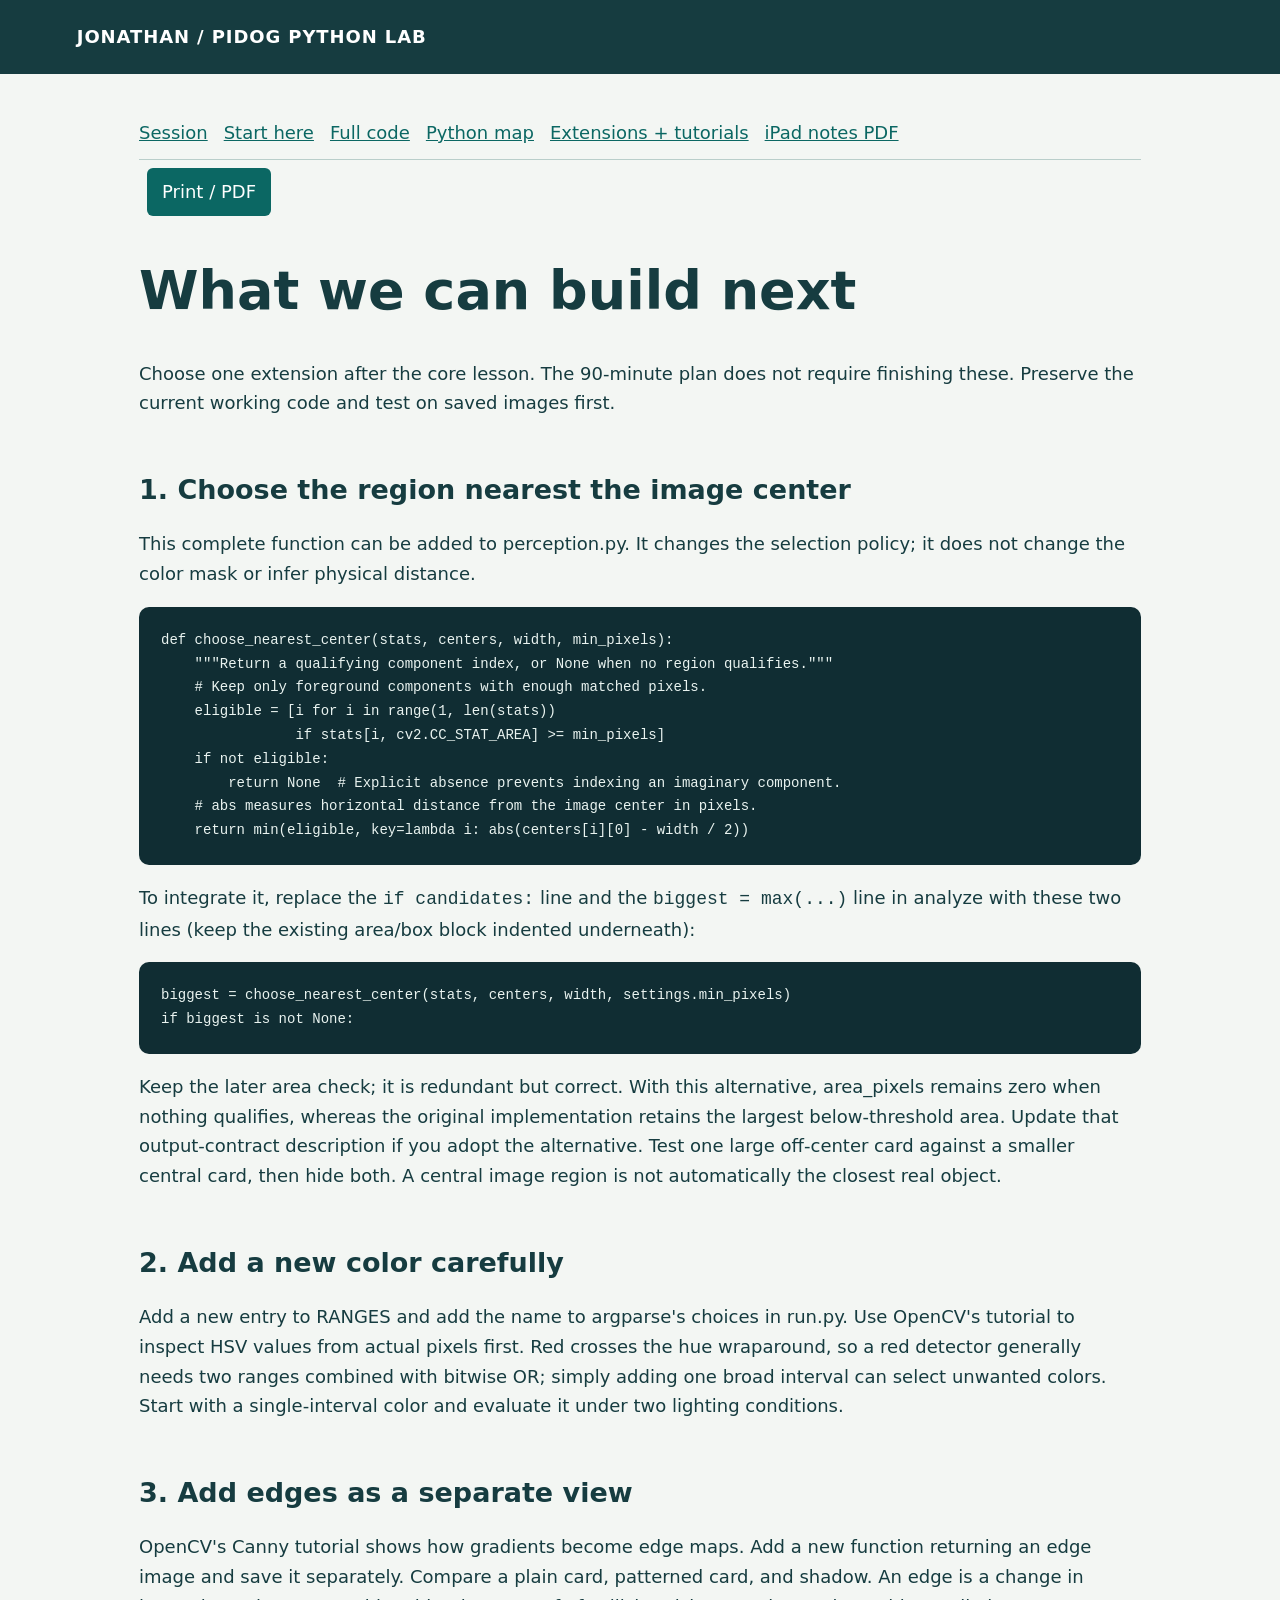
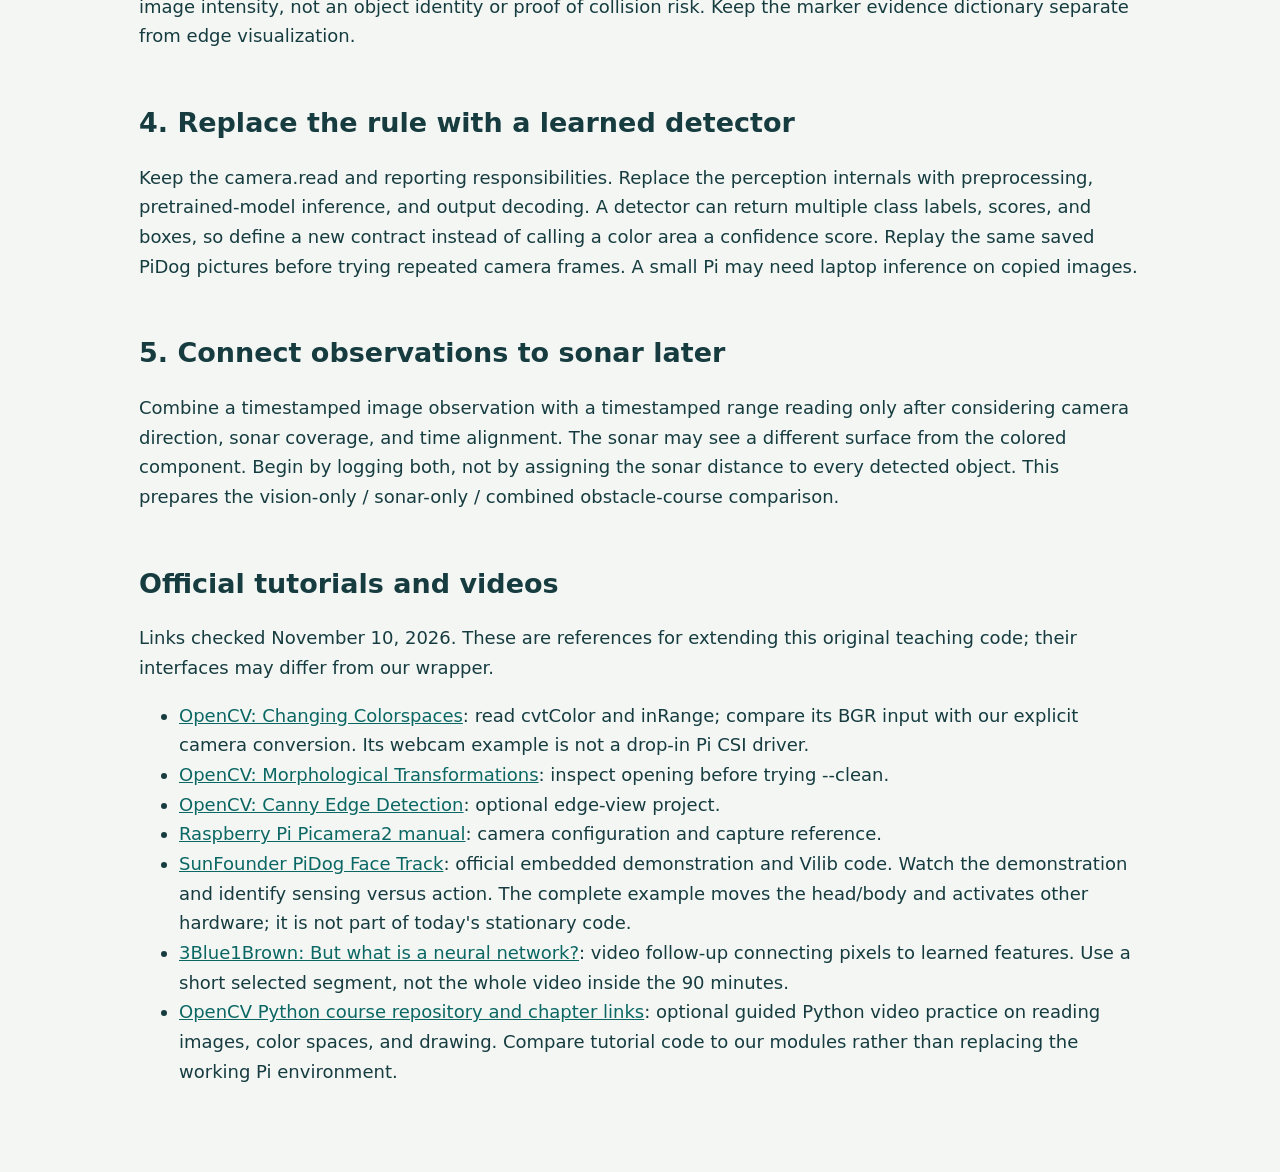
<file: 11_10_project/extensions.html>
<!doctype html><html lang="en"><head><meta charset="utf-8"><meta name="viewport" content="width=device-width,initial-scale=1"><title>EXTENSIONS.md</title><style>*{box-sizing:border-box}body{margin:0;background:#f3f6f3;color:#163c40;font:18px/1.65 system-ui,sans-serif}header{background:#163c40;color:white;padding:22px 6%;font-weight:700;letter-spacing:.05em}main{max-width:1050px;margin:auto;padding:32px 24px 70px}h1{font-size:clamp(32px,5vw,54px);line-height:1.15}h2{margin-top:2em;line-height:1.3}a{color:#0b6763}nav{display:flex;gap:16px;flex-wrap:wrap;padding:12px 0;border-bottom:1px solid #b9ceca}pre{background:#102d33;color:#e9f3f0;padding:22px;border-radius:10px;overflow:auto;font:14px/1.7 ui-monospace,monospace}code{font-family:ui-monospace,monospace}table{border-collapse:collapse;width:100%;font-size:15px;display:block;overflow:auto}td,th{padding:12px;border:1px solid #b9ceca;text-align:left;vertical-align:top}th{background:#deebe4}img{max-width:100%}.card{background:white;padding:22px;border:1px solid #c4d6cf;border-radius:12px;margin:18px 0}.note{border-left:4px solid #d8a45d;background:#fff;padding:18px;margin:26px 0}textarea{width:100%;font:17px/1.6 system-ui;border:1px solid #a9c4ba;padding:12px;min-height:150px}button{font:inherit;background:#0b6763;color:white;border:0;border-radius:6px;padding:9px 15px;margin:8px;cursor:pointer}.print-note{display:none;white-space:pre-wrap}summary{cursor:pointer;font-weight:bold;font-size:22px}.tag{font-size:13px;text-transform:uppercase;letter-spacing:.1em;color:#47766b}@media print{body{background:white;color:black;font-size:11pt}header,nav,.toolbar,button,textarea{display:none}.print-note{display:block;min-height:3cm}main{padding:0;max-width:none}pre{white-space:pre-wrap;background:#eef3ef;color:black;font-size:8pt}h2{break-after:avoid}tr{break-inside:avoid}}</style></head><body><header>JONATHAN / PIDOG PYTHON LAB</header><main><nav><a href="index.html">Session</a><a href="setup.html">Start here</a><a href="code-tour.html">Full code</a><a href="python-map.html">Python map</a><a href="extensions.html">Extensions + tutorials</a><a href="iPad-Notes.pdf">iPad notes PDF</a></nav><div class="toolbar"><button onclick="window.print()">Print / PDF</button></div><h1>What we can build next</h1>
<p>Choose one extension after the core lesson. The 90-minute plan does not require finishing these. Preserve the current working code and test on saved images first.</p>
<h2>1. Choose the region nearest the image center</h2>
<p>This complete function can be added to perception.py. It changes the selection policy; it does not change the color mask or infer physical distance.</p>
<pre><code class="language-python">def choose_nearest_center(stats, centers, width, min_pixels):
    &quot;&quot;&quot;Return a qualifying component index, or None when no region qualifies.&quot;&quot;&quot;
    # Keep only foreground components with enough matched pixels.
    eligible = [i for i in range(1, len(stats))
                if stats[i, cv2.CC_STAT_AREA] &gt;= min_pixels]
    if not eligible:
        return None  # Explicit absence prevents indexing an imaginary component.
    # abs measures horizontal distance from the image center in pixels.
    return min(eligible, key=lambda i: abs(centers[i][0] - width / 2))
</code></pre>
<p>To integrate it, replace the <code>if candidates:</code> line and the <code>biggest = max(...)</code> line in analyze with these two lines (keep the existing area/box block indented underneath):</p>
<pre><code class="language-python">biggest = choose_nearest_center(stats, centers, width, settings.min_pixels)
if biggest is not None:
</code></pre>
<p>Keep the later area check; it is redundant but correct. With this alternative, area_pixels remains zero when nothing qualifies, whereas the original implementation retains the largest below-threshold area. Update that output-contract description if you adopt the alternative. Test one large off-center card against a smaller central card, then hide both. A central image region is not automatically the closest real object.</p>
<h2>2. Add a new color carefully</h2>
<p>Add a new entry to RANGES and add the name to argparse's choices in run.py. Use OpenCV's tutorial to inspect HSV values from actual pixels first. Red crosses the hue wraparound, so a red detector generally needs two ranges combined with bitwise OR; simply adding one broad interval can select unwanted colors. Start with a single-interval color and evaluate it under two lighting conditions.</p>
<h2>3. Add edges as a separate view</h2>
<p>OpenCV's Canny tutorial shows how gradients become edge maps. Add a new function returning an edge image and save it separately. Compare a plain card, patterned card, and shadow. An edge is a change in image intensity, not an object identity or proof of collision risk. Keep the marker evidence dictionary separate from edge visualization.</p>
<h2>4. Replace the rule with a learned detector</h2>
<p>Keep the camera.read and reporting responsibilities. Replace the perception internals with preprocessing, pretrained-model inference, and output decoding. A detector can return multiple class labels, scores, and boxes, so define a new contract instead of calling a color area a confidence score. Replay the same saved PiDog pictures before trying repeated camera frames. A small Pi may need laptop inference on copied images.</p>
<h2>5. Connect observations to sonar later</h2>
<p>Combine a timestamped image observation with a timestamped range reading only after considering camera direction, sonar coverage, and time alignment. The sonar may see a different surface from the colored component. Begin by logging both, not by assigning the sonar distance to every detected object. This prepares the vision-only / sonar-only / combined obstacle-course comparison.</p>
<h2>Official tutorials and videos</h2>
<p>Links checked November 10, 2026. These are references for extending this original teaching code; their interfaces may differ from our wrapper.</p>
<ul>
<li><a href="https://docs.opencv.org/4.x/df/d9d/tutorial_py_colorspaces.html">OpenCV: Changing Colorspaces</a>: read cvtColor and inRange; compare its BGR input with our explicit camera conversion. Its webcam example is not a drop-in Pi CSI driver.</li>
<li><a href="https://docs.opencv.org/4.x/d9/d61/tutorial_py_morphological_ops.html">OpenCV: Morphological Transformations</a>: inspect opening before trying --clean.</li>
<li><a href="https://docs.opencv.org/4.x/da/d22/tutorial_py_canny.html">OpenCV: Canny Edge Detection</a>: optional edge-view project.</li>
<li><a href="https://datasheets.raspberrypi.com/camera/picamera2-manual.pdf">Raspberry Pi Picamera2 manual</a>: camera configuration and capture reference.</li>
<li><a href="https://docs.sunfounder.com/projects/pidog/en/latest/python/py_7_face_track.html">SunFounder PiDog Face Track</a>: official embedded demonstration and Vilib code. Watch the demonstration and identify sensing versus action. The complete example moves the head/body and activates other hardware; it is not part of today's stationary code.</li>
<li><a href="https://www.3blue1brown.com/lessons/neural-networks/">3Blue1Brown: But what is a neural network?</a>: video follow-up connecting pixels to learned features. Use a short selected segment, not the whole video inside the 90 minutes.</li>
<li><a href="https://github.com/jasmcaus/opencv-course">OpenCV Python course repository and chapter links</a>: optional guided Python video practice on reading images, color spaces, and drawing. Compare tutorial code to our modules rather than replacing the working Pi environment.</li>
</ul></main></body></html>
</file>
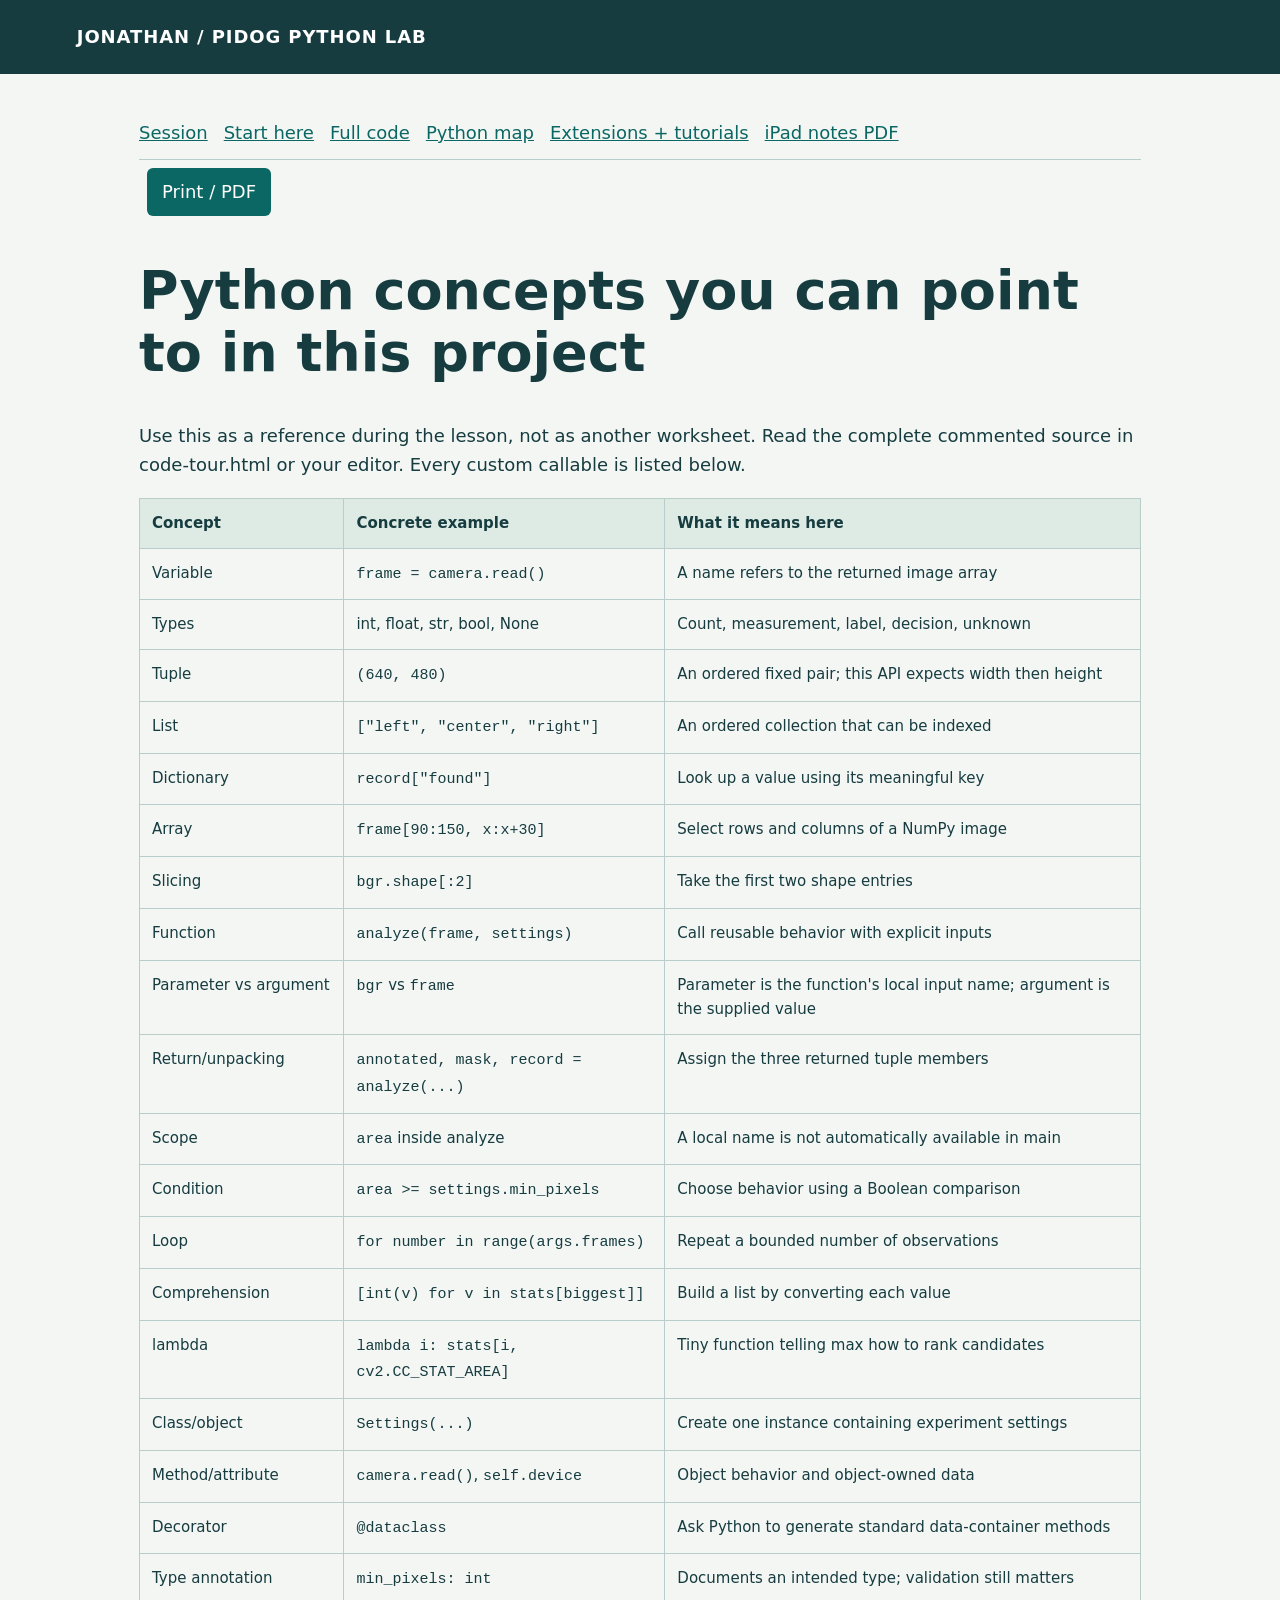
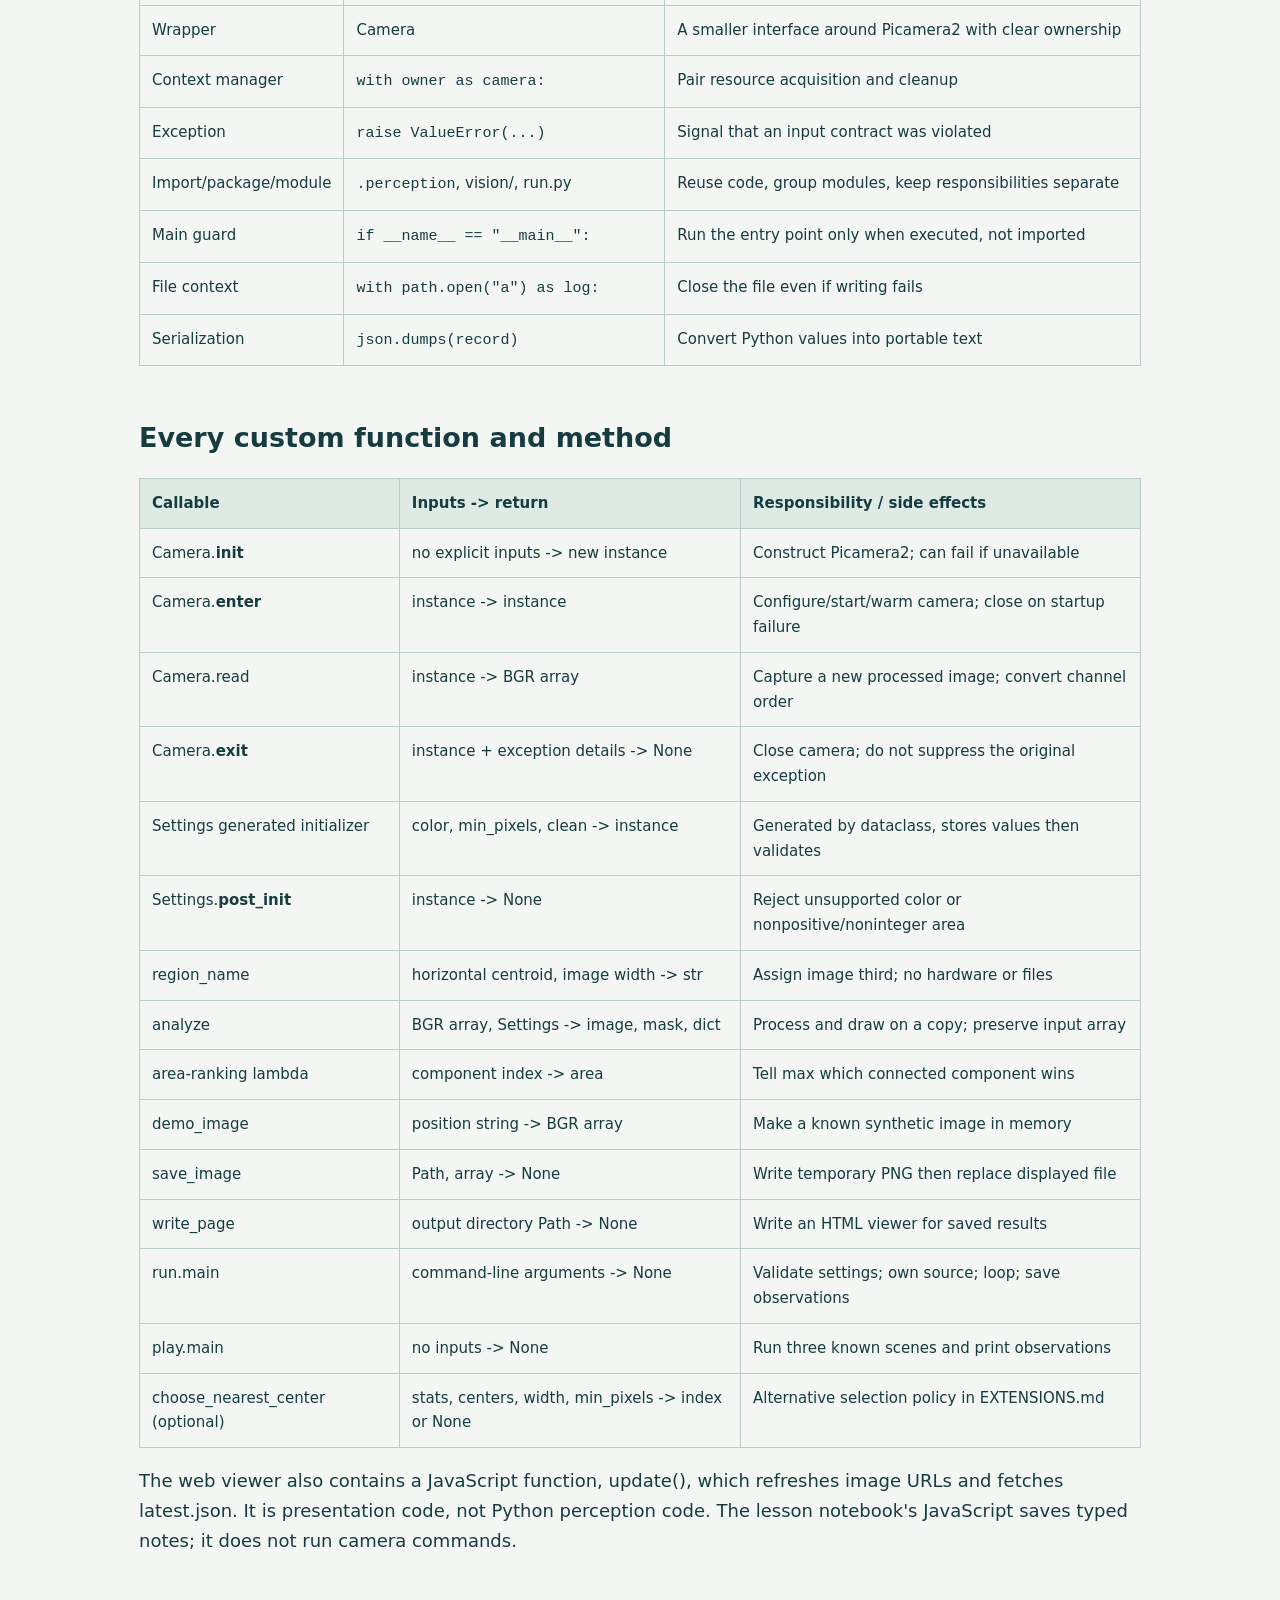
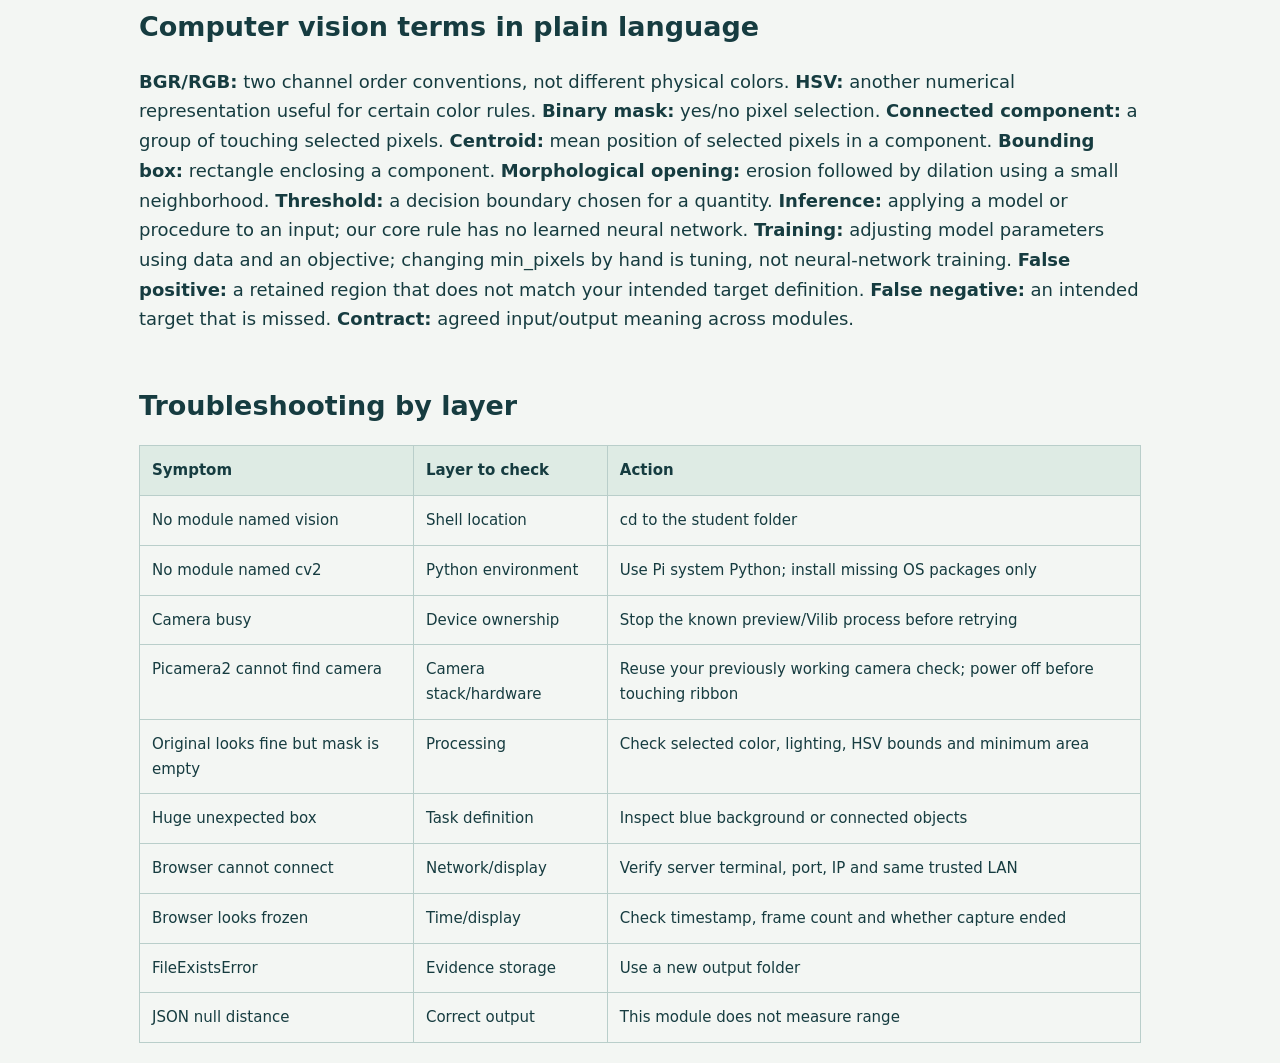
<file: 11_10_project/python-map.html>
<!doctype html><html lang="en"><head><meta charset="utf-8"><meta name="viewport" content="width=device-width,initial-scale=1"><title>PYTHON-MAP.md</title><style>*{box-sizing:border-box}body{margin:0;background:#f3f6f3;color:#163c40;font:18px/1.65 system-ui,sans-serif}header{background:#163c40;color:white;padding:22px 6%;font-weight:700;letter-spacing:.05em}main{max-width:1050px;margin:auto;padding:32px 24px 70px}h1{font-size:clamp(32px,5vw,54px);line-height:1.15}h2{margin-top:2em;line-height:1.3}a{color:#0b6763}nav{display:flex;gap:16px;flex-wrap:wrap;padding:12px 0;border-bottom:1px solid #b9ceca}pre{background:#102d33;color:#e9f3f0;padding:22px;border-radius:10px;overflow:auto;font:14px/1.7 ui-monospace,monospace}code{font-family:ui-monospace,monospace}table{border-collapse:collapse;width:100%;font-size:15px;display:block;overflow:auto}td,th{padding:12px;border:1px solid #b9ceca;text-align:left;vertical-align:top}th{background:#deebe4}img{max-width:100%}.card{background:white;padding:22px;border:1px solid #c4d6cf;border-radius:12px;margin:18px 0}.note{border-left:4px solid #d8a45d;background:#fff;padding:18px;margin:26px 0}textarea{width:100%;font:17px/1.6 system-ui;border:1px solid #a9c4ba;padding:12px;min-height:150px}button{font:inherit;background:#0b6763;color:white;border:0;border-radius:6px;padding:9px 15px;margin:8px;cursor:pointer}.print-note{display:none;white-space:pre-wrap}summary{cursor:pointer;font-weight:bold;font-size:22px}.tag{font-size:13px;text-transform:uppercase;letter-spacing:.1em;color:#47766b}@media print{body{background:white;color:black;font-size:11pt}header,nav,.toolbar,button,textarea{display:none}.print-note{display:block;min-height:3cm}main{padding:0;max-width:none}pre{white-space:pre-wrap;background:#eef3ef;color:black;font-size:8pt}h2{break-after:avoid}tr{break-inside:avoid}}</style></head><body><header>JONATHAN / PIDOG PYTHON LAB</header><main><nav><a href="index.html">Session</a><a href="setup.html">Start here</a><a href="code-tour.html">Full code</a><a href="python-map.html">Python map</a><a href="extensions.html">Extensions + tutorials</a><a href="iPad-Notes.pdf">iPad notes PDF</a></nav><div class="toolbar"><button onclick="window.print()">Print / PDF</button></div><h1>Python concepts you can point to in this project</h1>
<p>Use this as a reference during the lesson, not as another worksheet. Read the complete commented source in code-tour.html or your editor. Every custom callable is listed below.</p>
<table>
<thead>
<tr>
<th>Concept</th>
<th>Concrete example</th>
<th>What it means here</th>
</tr>
</thead>
<tbody>
<tr>
<td>Variable</td>
<td><code>frame = camera.read()</code></td>
<td>A name refers to the returned image array</td>
</tr>
<tr>
<td>Types</td>
<td>int, float, str, bool, None</td>
<td>Count, measurement, label, decision, unknown</td>
</tr>
<tr>
<td>Tuple</td>
<td><code>(640, 480)</code></td>
<td>An ordered fixed pair; this API expects width then height</td>
</tr>
<tr>
<td>List</td>
<td><code>["left", "center", "right"]</code></td>
<td>An ordered collection that can be indexed</td>
</tr>
<tr>
<td>Dictionary</td>
<td><code>record["found"]</code></td>
<td>Look up a value using its meaningful key</td>
</tr>
<tr>
<td>Array</td>
<td><code>frame[90:150, x:x+30]</code></td>
<td>Select rows and columns of a NumPy image</td>
</tr>
<tr>
<td>Slicing</td>
<td><code>bgr.shape[:2]</code></td>
<td>Take the first two shape entries</td>
</tr>
<tr>
<td>Function</td>
<td><code>analyze(frame, settings)</code></td>
<td>Call reusable behavior with explicit inputs</td>
</tr>
<tr>
<td>Parameter vs argument</td>
<td><code>bgr</code> vs <code>frame</code></td>
<td>Parameter is the function's local input name; argument is the supplied value</td>
</tr>
<tr>
<td>Return/unpacking</td>
<td><code>annotated, mask, record = analyze(...)</code></td>
<td>Assign the three returned tuple members</td>
</tr>
<tr>
<td>Scope</td>
<td><code>area</code> inside analyze</td>
<td>A local name is not automatically available in main</td>
</tr>
<tr>
<td>Condition</td>
<td><code>area &gt;= settings.min_pixels</code></td>
<td>Choose behavior using a Boolean comparison</td>
</tr>
<tr>
<td>Loop</td>
<td><code>for number in range(args.frames)</code></td>
<td>Repeat a bounded number of observations</td>
</tr>
<tr>
<td>Comprehension</td>
<td><code>[int(v) for v in stats[biggest]]</code></td>
<td>Build a list by converting each value</td>
</tr>
<tr>
<td>lambda</td>
<td><code>lambda i: stats[i, cv2.CC_STAT_AREA]</code></td>
<td>Tiny function telling max how to rank candidates</td>
</tr>
<tr>
<td>Class/object</td>
<td><code>Settings(...)</code></td>
<td>Create one instance containing experiment settings</td>
</tr>
<tr>
<td>Method/attribute</td>
<td><code>camera.read()</code>, <code>self.device</code></td>
<td>Object behavior and object-owned data</td>
</tr>
<tr>
<td>Decorator</td>
<td><code>@dataclass</code></td>
<td>Ask Python to generate standard data-container methods</td>
</tr>
<tr>
<td>Type annotation</td>
<td><code>min_pixels: int</code></td>
<td>Documents an intended type; validation still matters</td>
</tr>
<tr>
<td>Wrapper</td>
<td>Camera</td>
<td>A smaller interface around Picamera2 with clear ownership</td>
</tr>
<tr>
<td>Context manager</td>
<td><code>with owner as camera:</code></td>
<td>Pair resource acquisition and cleanup</td>
</tr>
<tr>
<td>Exception</td>
<td><code>raise ValueError(...)</code></td>
<td>Signal that an input contract was violated</td>
</tr>
<tr>
<td>Import/package/module</td>
<td><code>.perception</code>, vision/, run.py</td>
<td>Reuse code, group modules, keep responsibilities separate</td>
</tr>
<tr>
<td>Main guard</td>
<td><code>if __name__ == "__main__":</code></td>
<td>Run the entry point only when executed, not imported</td>
</tr>
<tr>
<td>File context</td>
<td><code>with path.open("a") as log:</code></td>
<td>Close the file even if writing fails</td>
</tr>
<tr>
<td>Serialization</td>
<td><code>json.dumps(record)</code></td>
<td>Convert Python values into portable text</td>
</tr>
</tbody>
</table>
<h2>Every custom function and method</h2>
<table>
<thead>
<tr>
<th>Callable</th>
<th>Inputs -&gt; return</th>
<th>Responsibility / side effects</th>
</tr>
</thead>
<tbody>
<tr>
<td>Camera.<strong>init</strong></td>
<td>no explicit inputs -&gt; new instance</td>
<td>Construct Picamera2; can fail if unavailable</td>
</tr>
<tr>
<td>Camera.<strong>enter</strong></td>
<td>instance -&gt; instance</td>
<td>Configure/start/warm camera; close on startup failure</td>
</tr>
<tr>
<td>Camera.read</td>
<td>instance -&gt; BGR array</td>
<td>Capture a new processed image; convert channel order</td>
</tr>
<tr>
<td>Camera.<strong>exit</strong></td>
<td>instance + exception details -&gt; None</td>
<td>Close camera; do not suppress the original exception</td>
</tr>
<tr>
<td>Settings generated initializer</td>
<td>color, min_pixels, clean -&gt; instance</td>
<td>Generated by dataclass, stores values then validates</td>
</tr>
<tr>
<td>Settings.<strong>post_init</strong></td>
<td>instance -&gt; None</td>
<td>Reject unsupported color or nonpositive/noninteger area</td>
</tr>
<tr>
<td>region_name</td>
<td>horizontal centroid, image width -&gt; str</td>
<td>Assign image third; no hardware or files</td>
</tr>
<tr>
<td>analyze</td>
<td>BGR array, Settings -&gt; image, mask, dict</td>
<td>Process and draw on a copy; preserve input array</td>
</tr>
<tr>
<td>area-ranking lambda</td>
<td>component index -&gt; area</td>
<td>Tell max which connected component wins</td>
</tr>
<tr>
<td>demo_image</td>
<td>position string -&gt; BGR array</td>
<td>Make a known synthetic image in memory</td>
</tr>
<tr>
<td>save_image</td>
<td>Path, array -&gt; None</td>
<td>Write temporary PNG then replace displayed file</td>
</tr>
<tr>
<td>write_page</td>
<td>output directory Path -&gt; None</td>
<td>Write an HTML viewer for saved results</td>
</tr>
<tr>
<td>run.main</td>
<td>command-line arguments -&gt; None</td>
<td>Validate settings; own source; loop; save observations</td>
</tr>
<tr>
<td>play.main</td>
<td>no inputs -&gt; None</td>
<td>Run three known scenes and print observations</td>
</tr>
<tr>
<td>choose_nearest_center (optional)</td>
<td>stats, centers, width, min_pixels -&gt; index or None</td>
<td>Alternative selection policy in EXTENSIONS.md</td>
</tr>
</tbody>
</table>
<p>The web viewer also contains a JavaScript function, update(), which refreshes image URLs and fetches latest.json. It is presentation code, not Python perception code. The lesson notebook's JavaScript saves typed notes; it does not run camera commands.</p>
<h2>Computer vision terms in plain language</h2>
<p><strong>BGR/RGB:</strong> two channel order conventions, not different physical colors. <strong>HSV:</strong> another numerical representation useful for certain color rules. <strong>Binary mask:</strong> yes/no pixel selection. <strong>Connected component:</strong> a group of touching selected pixels. <strong>Centroid:</strong> mean position of selected pixels in a component. <strong>Bounding box:</strong> rectangle enclosing a component. <strong>Morphological opening:</strong> erosion followed by dilation using a small neighborhood. <strong>Threshold:</strong> a decision boundary chosen for a quantity. <strong>Inference:</strong> applying a model or procedure to an input; our core rule has no learned neural network. <strong>Training:</strong> adjusting model parameters using data and an objective; changing min_pixels by hand is tuning, not neural-network training. <strong>False positive:</strong> a retained region that does not match your intended target definition. <strong>False negative:</strong> an intended target that is missed. <strong>Contract:</strong> agreed input/output meaning across modules.</p>
<h2>Troubleshooting by layer</h2>
<table>
<thead>
<tr>
<th>Symptom</th>
<th>Layer to check</th>
<th>Action</th>
</tr>
</thead>
<tbody>
<tr>
<td>No module named vision</td>
<td>Shell location</td>
<td>cd to the student folder</td>
</tr>
<tr>
<td>No module named cv2</td>
<td>Python environment</td>
<td>Use Pi system Python; install missing OS packages only</td>
</tr>
<tr>
<td>Camera busy</td>
<td>Device ownership</td>
<td>Stop the known preview/Vilib process before retrying</td>
</tr>
<tr>
<td>Picamera2 cannot find camera</td>
<td>Camera stack/hardware</td>
<td>Reuse your previously working camera check; power off before touching ribbon</td>
</tr>
<tr>
<td>Original looks fine but mask is empty</td>
<td>Processing</td>
<td>Check selected color, lighting, HSV bounds and minimum area</td>
</tr>
<tr>
<td>Huge unexpected box</td>
<td>Task definition</td>
<td>Inspect blue background or connected objects</td>
</tr>
<tr>
<td>Browser cannot connect</td>
<td>Network/display</td>
<td>Verify server terminal, port, IP and same trusted LAN</td>
</tr>
<tr>
<td>Browser looks frozen</td>
<td>Time/display</td>
<td>Check timestamp, frame count and whether capture ended</td>
</tr>
<tr>
<td>FileExistsError</td>
<td>Evidence storage</td>
<td>Use a new output folder</td>
</tr>
<tr>
<td>JSON null distance</td>
<td>Correct output</td>
<td>This module does not measure range</td>
</tr>
</tbody>
</table></main></body></html>
</file>
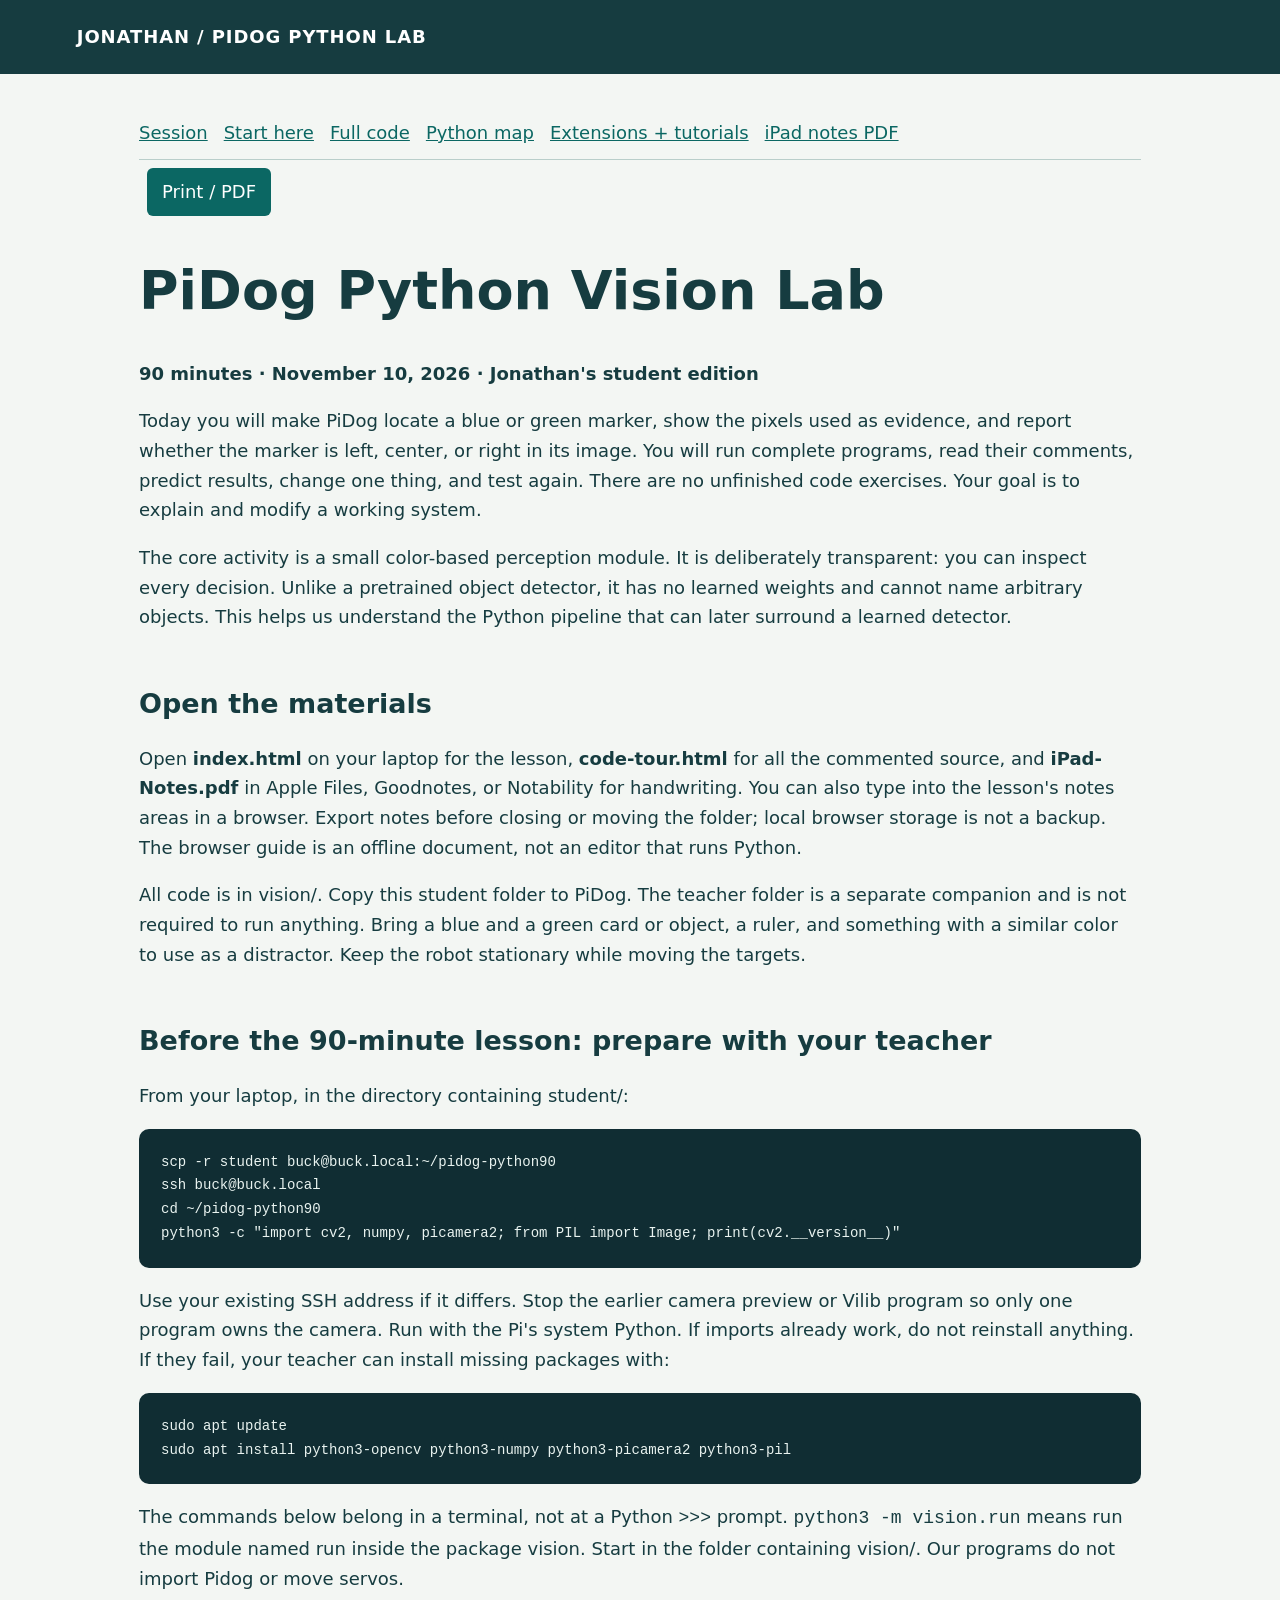
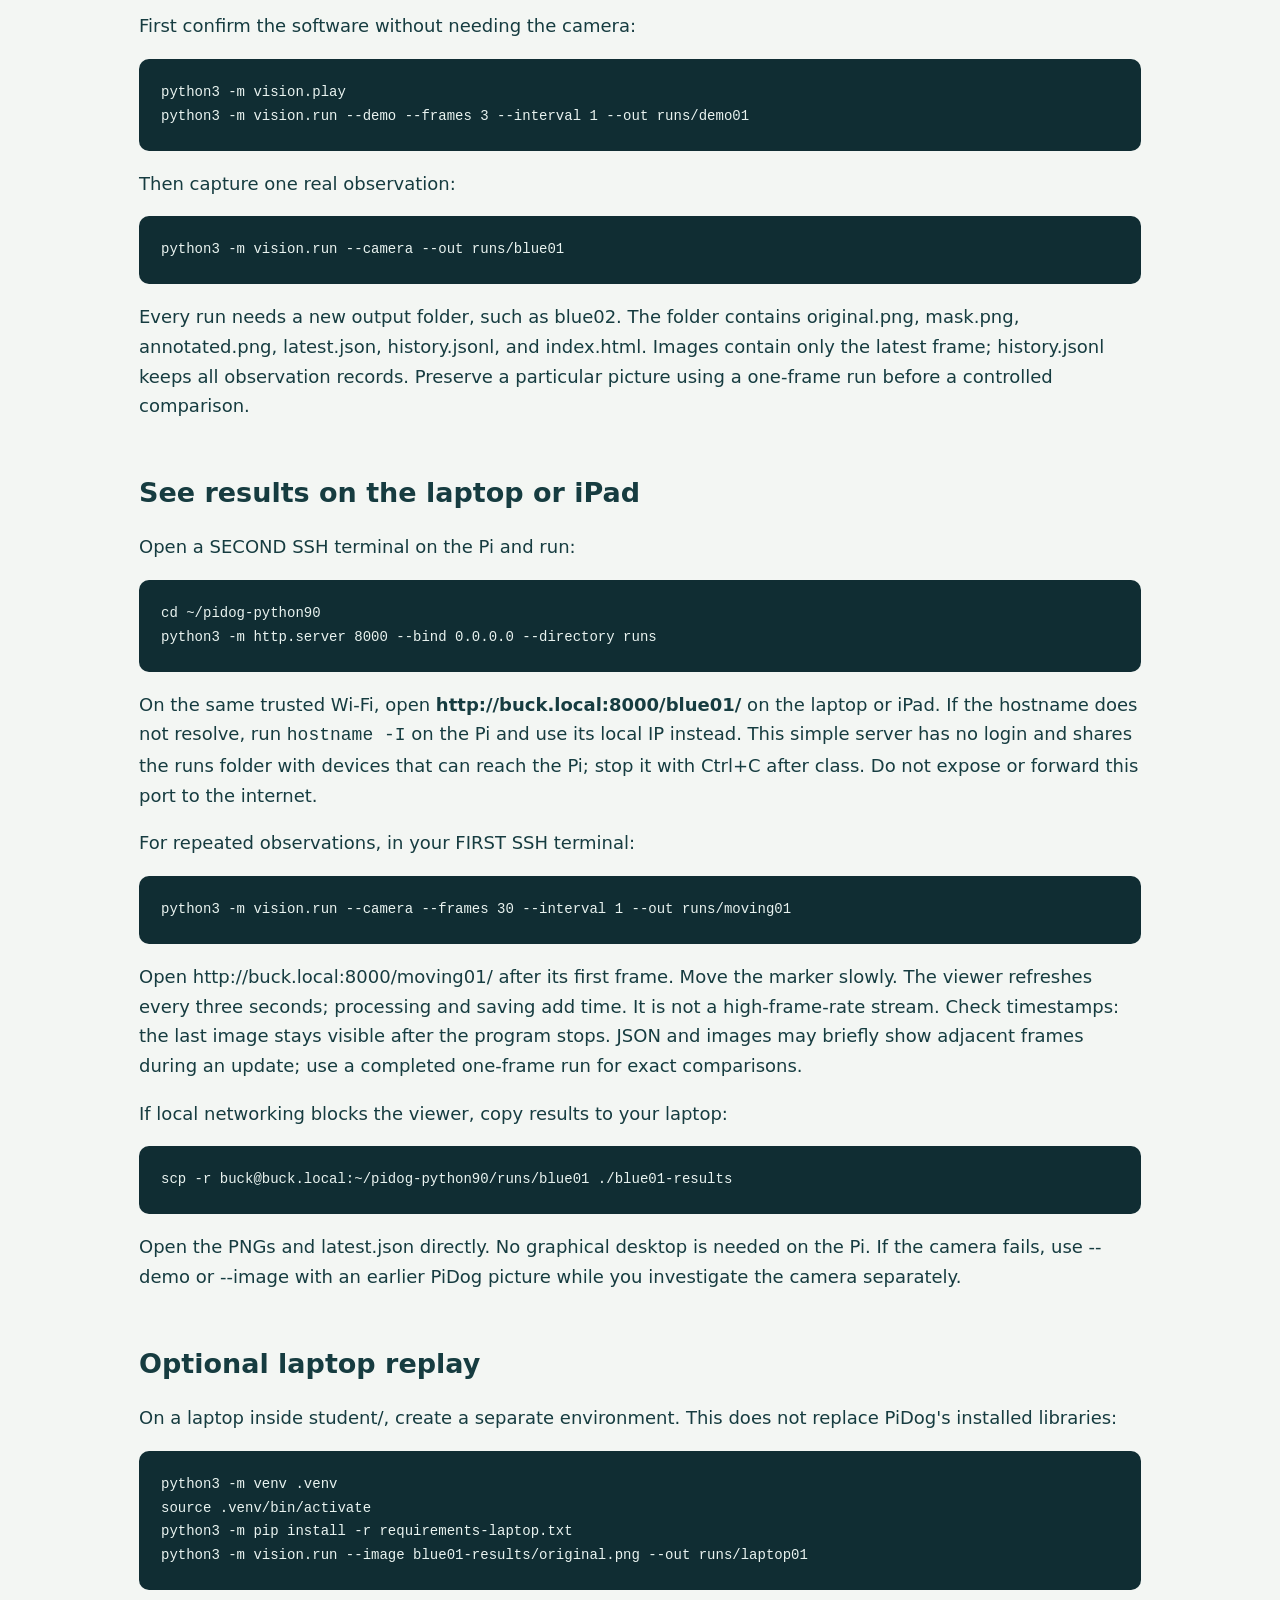
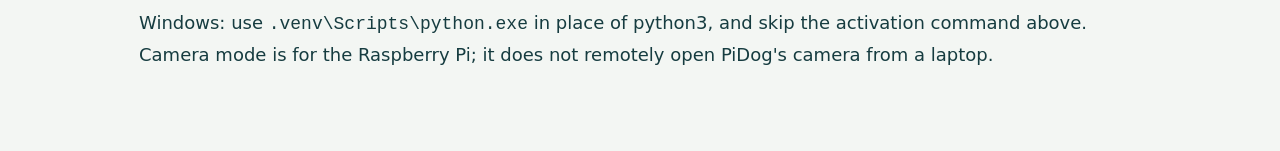
<file: 11_10_project/setup.html>
<!doctype html><html lang="en"><head><meta charset="utf-8"><meta name="viewport" content="width=device-width,initial-scale=1"><title>START-HERE.md</title><style>*{box-sizing:border-box}body{margin:0;background:#f3f6f3;color:#163c40;font:18px/1.65 system-ui,sans-serif}header{background:#163c40;color:white;padding:22px 6%;font-weight:700;letter-spacing:.05em}main{max-width:1050px;margin:auto;padding:32px 24px 70px}h1{font-size:clamp(32px,5vw,54px);line-height:1.15}h2{margin-top:2em;line-height:1.3}a{color:#0b6763}nav{display:flex;gap:16px;flex-wrap:wrap;padding:12px 0;border-bottom:1px solid #b9ceca}pre{background:#102d33;color:#e9f3f0;padding:22px;border-radius:10px;overflow:auto;font:14px/1.7 ui-monospace,monospace}code{font-family:ui-monospace,monospace}table{border-collapse:collapse;width:100%;font-size:15px;display:block;overflow:auto}td,th{padding:12px;border:1px solid #b9ceca;text-align:left;vertical-align:top}th{background:#deebe4}img{max-width:100%}.card{background:white;padding:22px;border:1px solid #c4d6cf;border-radius:12px;margin:18px 0}.note{border-left:4px solid #d8a45d;background:#fff;padding:18px;margin:26px 0}textarea{width:100%;font:17px/1.6 system-ui;border:1px solid #a9c4ba;padding:12px;min-height:150px}button{font:inherit;background:#0b6763;color:white;border:0;border-radius:6px;padding:9px 15px;margin:8px;cursor:pointer}.print-note{display:none;white-space:pre-wrap}summary{cursor:pointer;font-weight:bold;font-size:22px}.tag{font-size:13px;text-transform:uppercase;letter-spacing:.1em;color:#47766b}@media print{body{background:white;color:black;font-size:11pt}header,nav,.toolbar,button,textarea{display:none}.print-note{display:block;min-height:3cm}main{padding:0;max-width:none}pre{white-space:pre-wrap;background:#eef3ef;color:black;font-size:8pt}h2{break-after:avoid}tr{break-inside:avoid}}</style></head><body><header>JONATHAN / PIDOG PYTHON LAB</header><main><nav><a href="index.html">Session</a><a href="setup.html">Start here</a><a href="code-tour.html">Full code</a><a href="python-map.html">Python map</a><a href="extensions.html">Extensions + tutorials</a><a href="iPad-Notes.pdf">iPad notes PDF</a></nav><div class="toolbar"><button onclick="window.print()">Print / PDF</button></div><h1>PiDog Python Vision Lab</h1>
<p><strong>90 minutes · November 10, 2026 · Jonathan's student edition</strong></p>
<p>Today you will make PiDog locate a blue or green marker, show the pixels used as evidence, and report whether the marker is left, center, or right in its image. You will run complete programs, read their comments, predict results, change one thing, and test again. There are no unfinished code exercises. Your goal is to explain and modify a working system.</p>
<p>The core activity is a small color-based perception module. It is deliberately transparent: you can inspect every decision. Unlike a pretrained object detector, it has no learned weights and cannot name arbitrary objects. This helps us understand the Python pipeline that can later surround a learned detector.</p>
<h2>Open the materials</h2>
<p>Open <strong>index.html</strong> on your laptop for the lesson, <strong>code-tour.html</strong> for all the commented source, and <strong>iPad-Notes.pdf</strong> in Apple Files, Goodnotes, or Notability for handwriting. You can also type into the lesson's notes areas in a browser. Export notes before closing or moving the folder; local browser storage is not a backup. The browser guide is an offline document, not an editor that runs Python.</p>
<p>All code is in vision/. Copy this student folder to PiDog. The teacher folder is a separate companion and is not required to run anything. Bring a blue and a green card or object, a ruler, and something with a similar color to use as a distractor. Keep the robot stationary while moving the targets.</p>
<h2>Before the 90-minute lesson: prepare with your teacher</h2>
<p>From your laptop, in the directory containing student/:</p>
<pre><code class="language-sh">scp -r student buck@buck.local:~/pidog-python90
ssh buck@buck.local
cd ~/pidog-python90
python3 -c &quot;import cv2, numpy, picamera2; from PIL import Image; print(cv2.__version__)&quot;
</code></pre>
<p>Use your existing SSH address if it differs. Stop the earlier camera preview or Vilib program so only one program owns the camera. Run with the Pi's system Python. If imports already work, do not reinstall anything. If they fail, your teacher can install missing packages with:</p>
<pre><code class="language-sh">sudo apt update
sudo apt install python3-opencv python3-numpy python3-picamera2 python3-pil
</code></pre>
<p>The commands below belong in a terminal, not at a Python <code>&gt;&gt;&gt;</code> prompt. <code>python3 -m vision.run</code> means run the module named run inside the package vision. Start in the folder containing vision/. Our programs do not import Pidog or move servos.</p>
<p>First confirm the software without needing the camera:</p>
<pre><code class="language-sh">python3 -m vision.play
python3 -m vision.run --demo --frames 3 --interval 1 --out runs/demo01
</code></pre>
<p>Then capture one real observation:</p>
<pre><code class="language-sh">python3 -m vision.run --camera --out runs/blue01
</code></pre>
<p>Every run needs a new output folder, such as blue02. The folder contains original.png, mask.png, annotated.png, latest.json, history.jsonl, and index.html. Images contain only the latest frame; history.jsonl keeps all observation records. Preserve a particular picture using a one-frame run before a controlled comparison.</p>
<h2>See results on the laptop or iPad</h2>
<p>Open a SECOND SSH terminal on the Pi and run:</p>
<pre><code class="language-sh">cd ~/pidog-python90
python3 -m http.server 8000 --bind 0.0.0.0 --directory runs
</code></pre>
<p>On the same trusted Wi-Fi, open <strong>http://buck.local:8000/blue01/</strong> on the laptop or iPad. If the hostname does not resolve, run <code>hostname -I</code> on the Pi and use its local IP instead. This simple server has no login and shares the runs folder with devices that can reach the Pi; stop it with Ctrl+C after class. Do not expose or forward this port to the internet.</p>
<p>For repeated observations, in your FIRST SSH terminal:</p>
<pre><code class="language-sh">python3 -m vision.run --camera --frames 30 --interval 1 --out runs/moving01
</code></pre>
<p>Open http://buck.local:8000/moving01/ after its first frame. Move the marker slowly. The viewer refreshes every three seconds; processing and saving add time. It is not a high-frame-rate stream. Check timestamps: the last image stays visible after the program stops. JSON and images may briefly show adjacent frames during an update; use a completed one-frame run for exact comparisons.</p>
<p>If local networking blocks the viewer, copy results to your laptop:</p>
<pre><code class="language-sh">scp -r buck@buck.local:~/pidog-python90/runs/blue01 ./blue01-results
</code></pre>
<p>Open the PNGs and latest.json directly. No graphical desktop is needed on the Pi. If the camera fails, use --demo or --image with an earlier PiDog picture while you investigate the camera separately.</p>
<h2>Optional laptop replay</h2>
<p>On a laptop inside student/, create a separate environment. This does not replace PiDog's installed libraries:</p>
<pre><code class="language-sh">python3 -m venv .venv
source .venv/bin/activate
python3 -m pip install -r requirements-laptop.txt
python3 -m vision.run --image blue01-results/original.png --out runs/laptop01
</code></pre>
<p>Windows: use <code>.venv\Scripts\python.exe</code> in place of python3, and skip the activation command above. Camera mode is for the Raspberry Pi; it does not remotely open PiDog's camera from a laptop.</p></main></body></html>
</file>
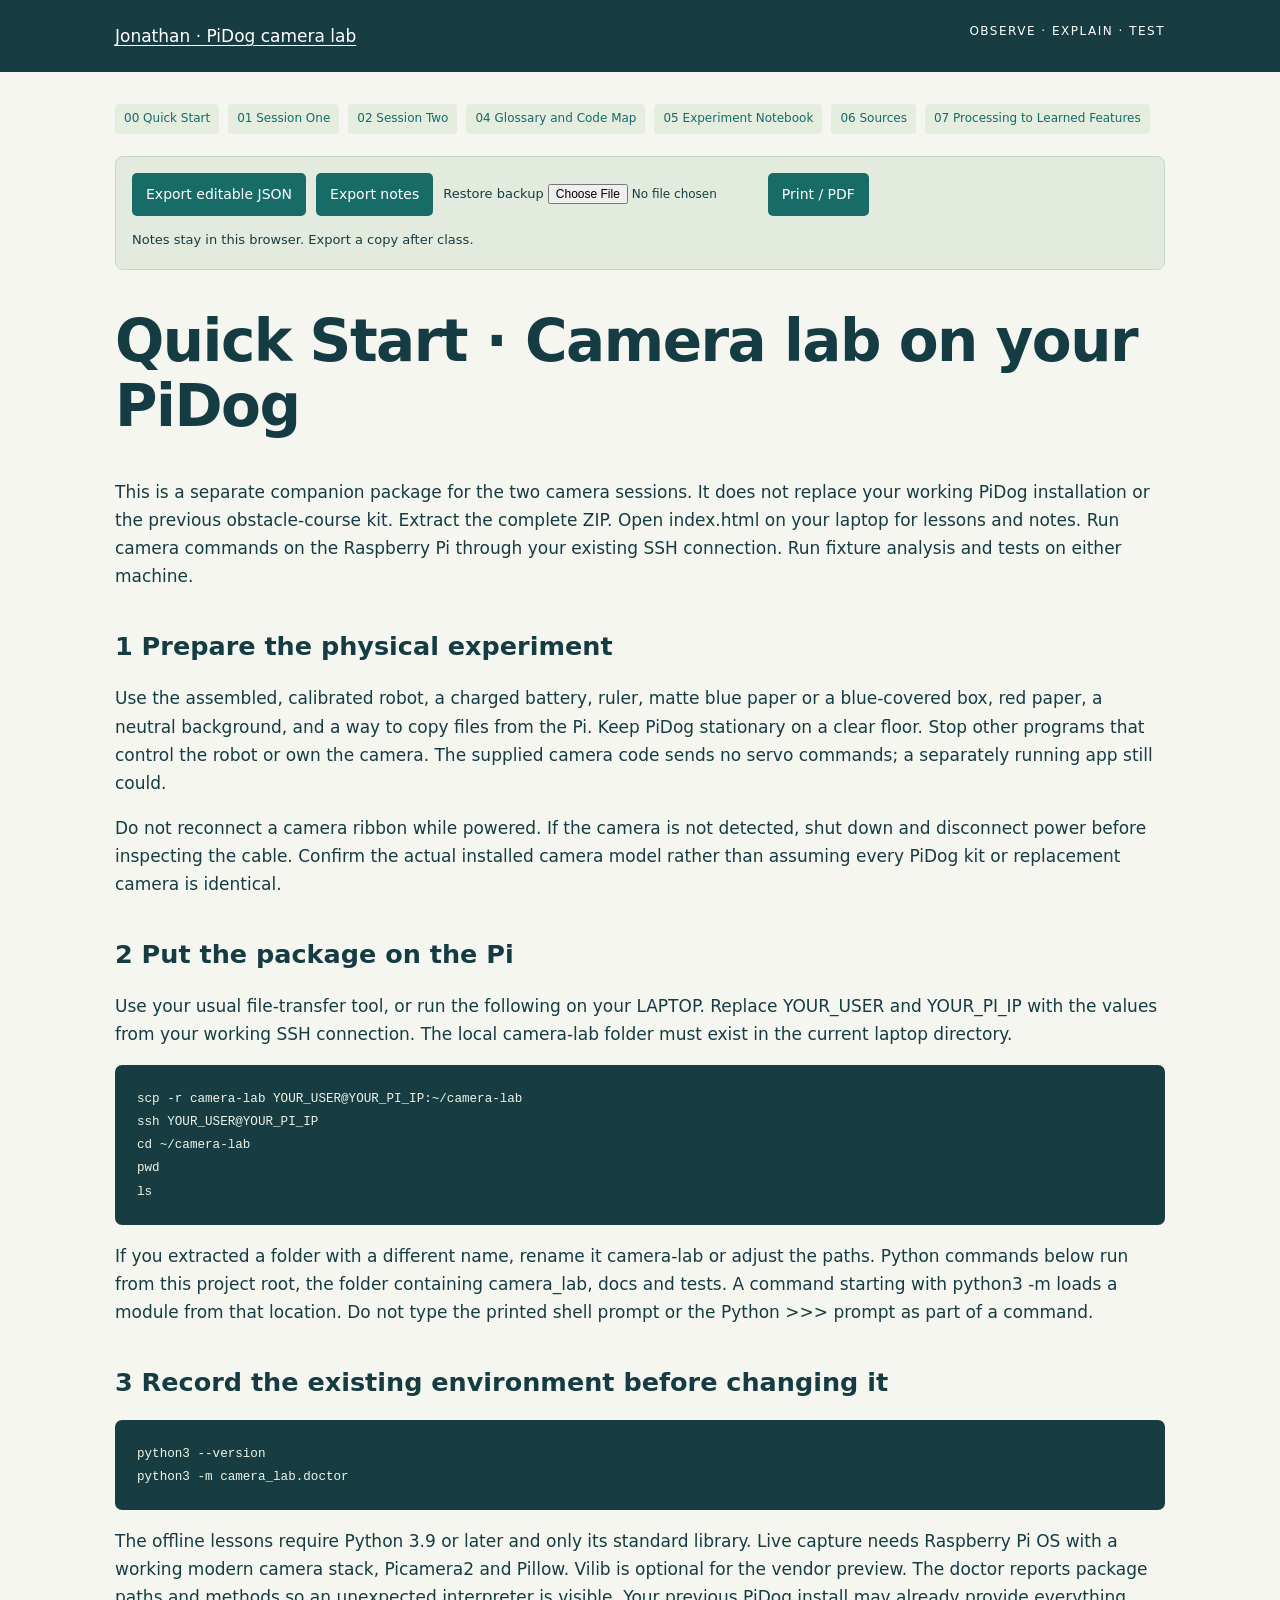
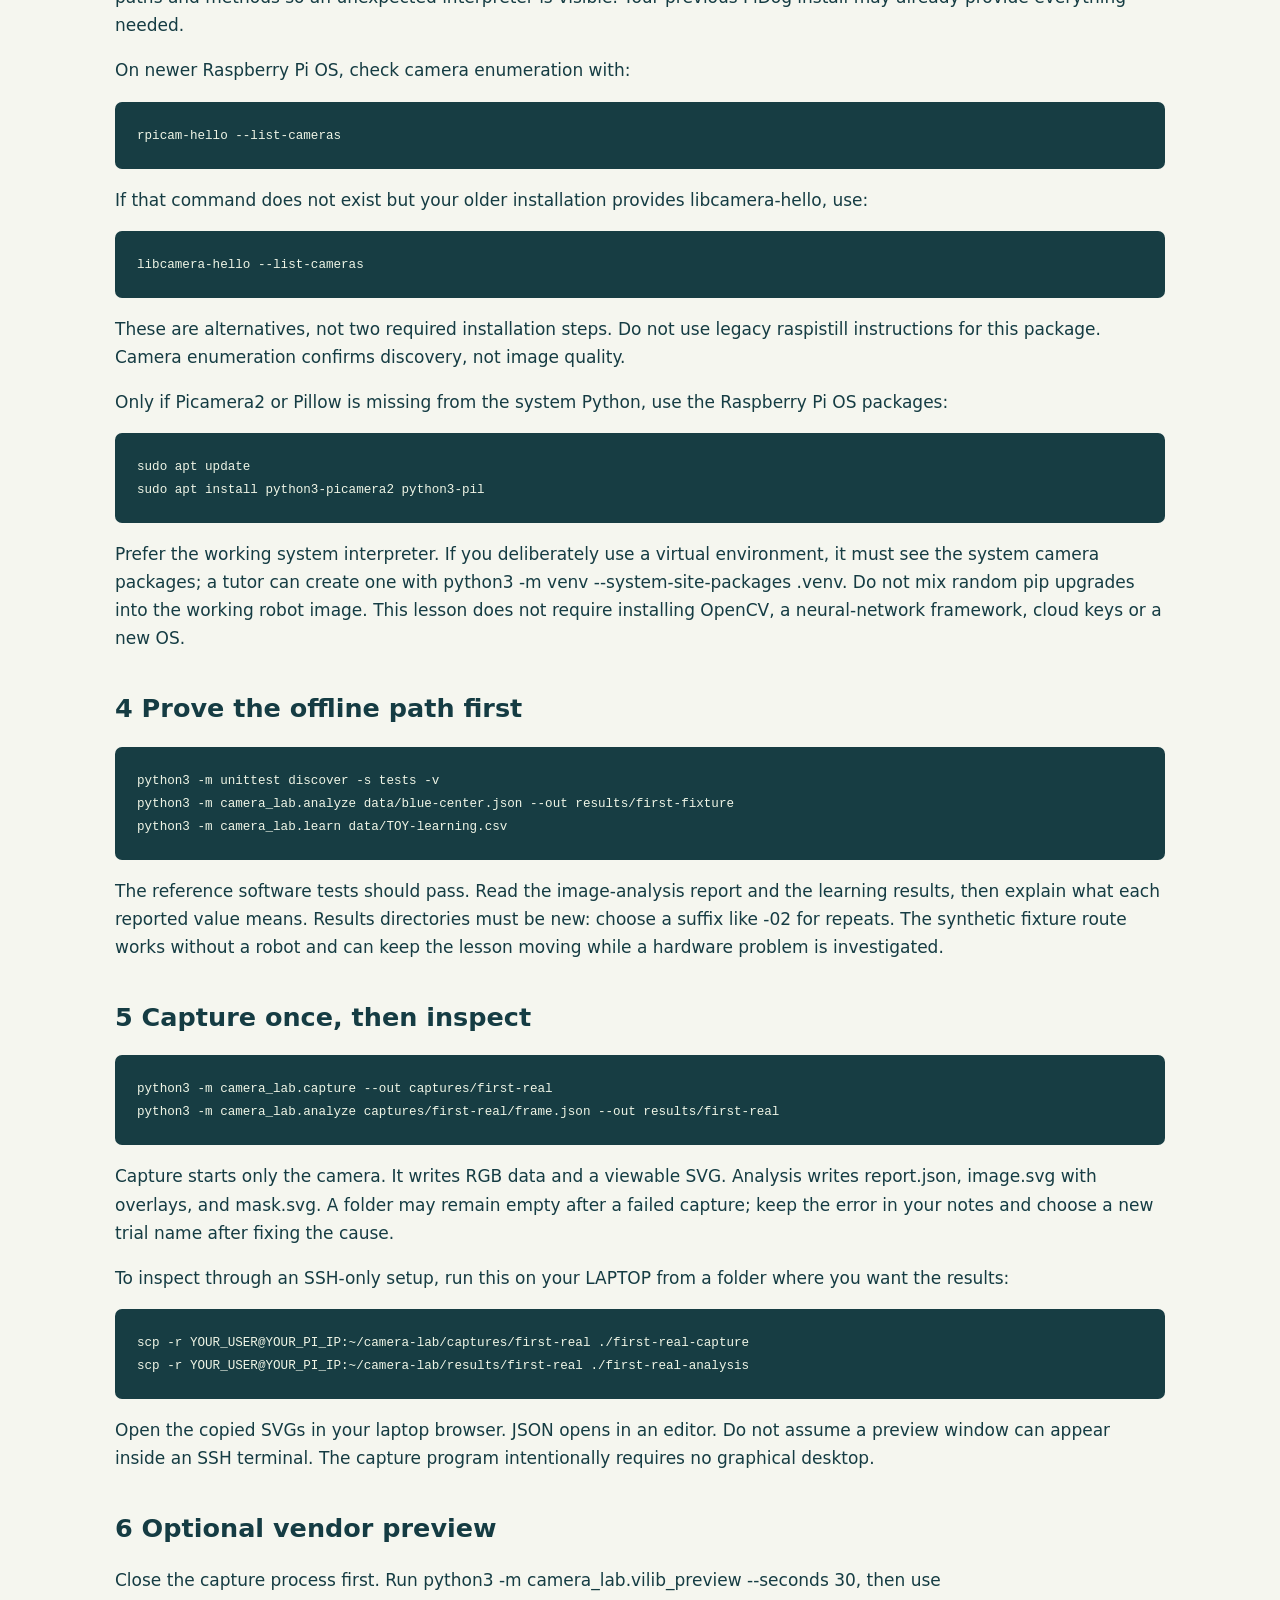
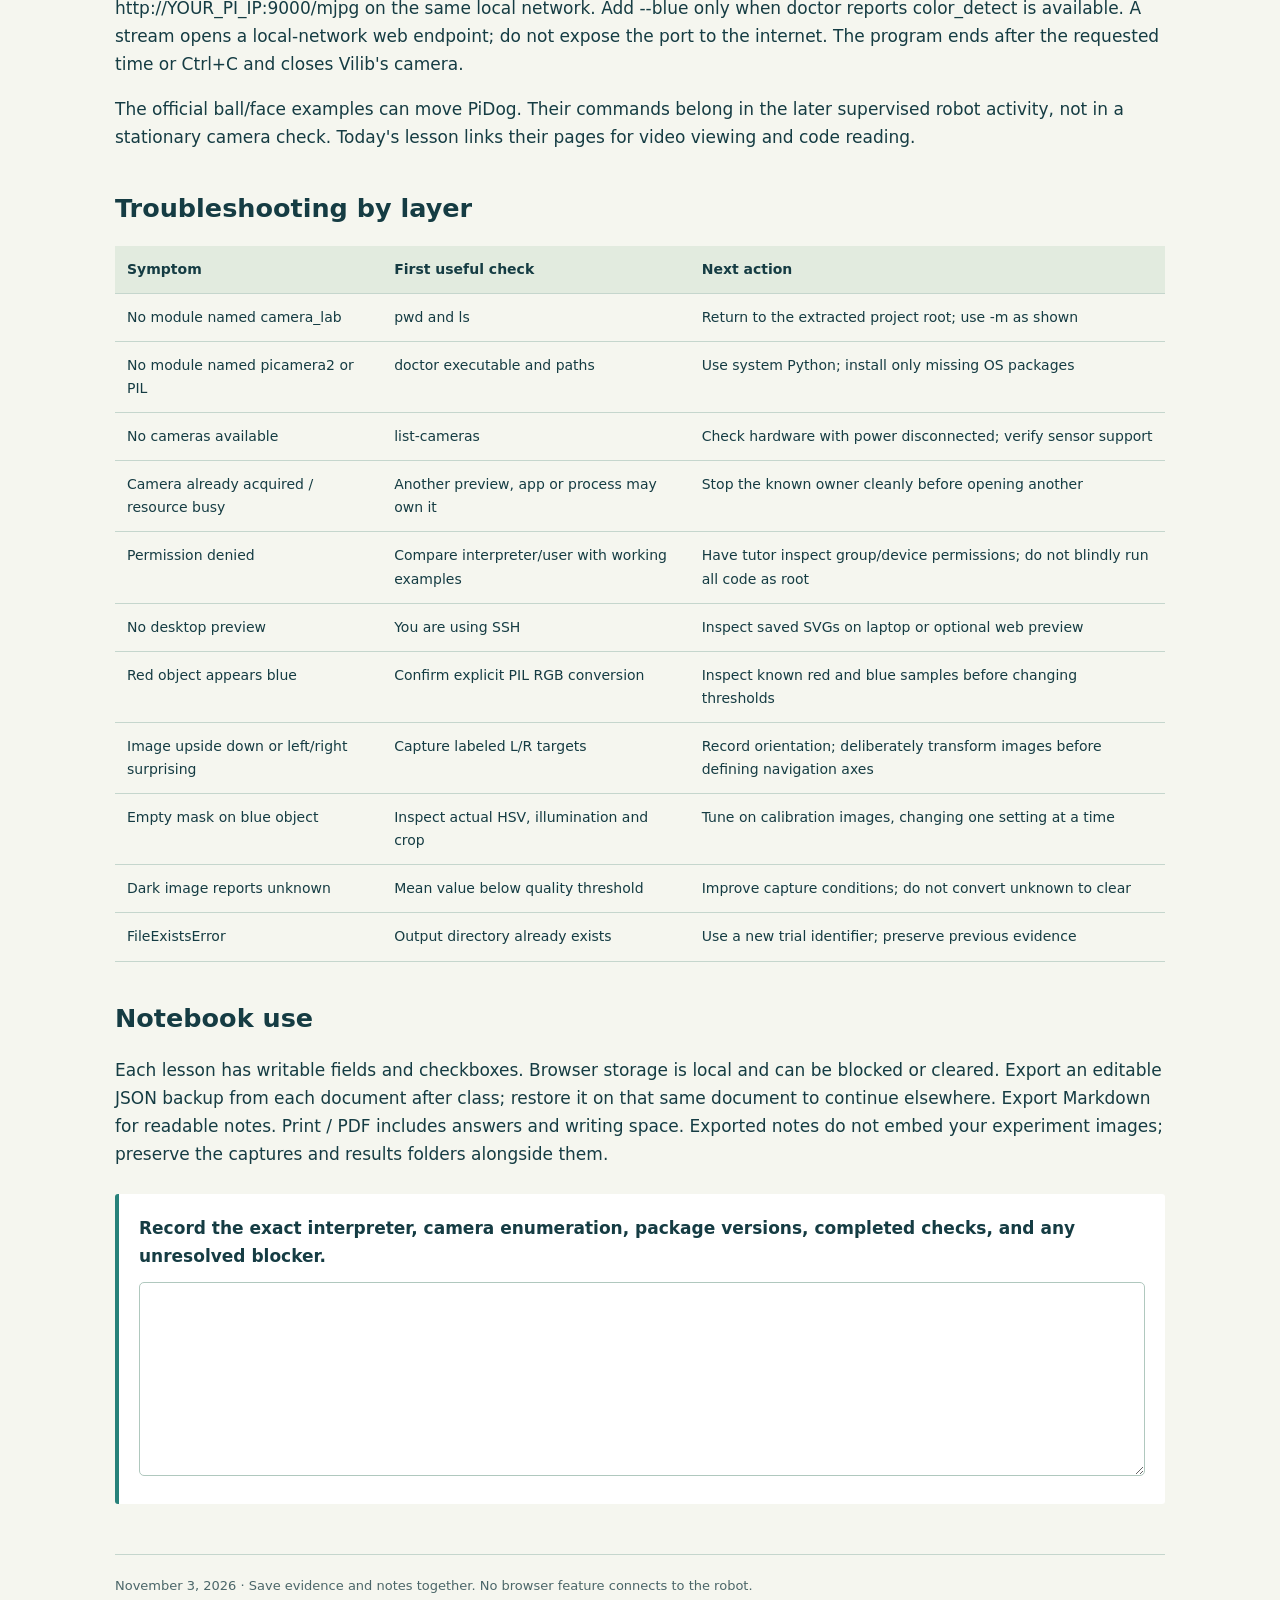
<file: camera-lab/docs/00-Quick-Start.html>
<!doctype html><html lang="en"><head><meta charset="utf-8"><meta name="viewport" content="width=device-width, initial-scale=1"><title>Quick Start · Camera lab on your PiDog</title><link rel="stylesheet" href="../style.css"></head><body data-notebook="00-Quick-Start"><header><a href="../index.html">Jonathan · PiDog camera lab</a><span>OBSERVE · EXPLAIN · TEST</span></header><main><nav><a href="00-Quick-Start.html">00 Quick Start</a><a href="01-Session-One.html">01 Session One</a><a href="02-Session-Two.html">02 Session Two</a><a href="04-Glossary-and-Code-Map.html">04 Glossary and Code Map</a><a href="05-Experiment-Notebook.html">05 Experiment Notebook</a><a href="06-Sources.html">06 Sources</a><a href="07-Processing-to-Learned-Features.html">07 Processing to Learned Features</a></nav><div class="toolbar no-print"><button id="json">Export editable JSON</button><button id="markdown">Export notes</button><label>Restore backup <input type="file" accept=".json,application/json" id="restore"></label><button id="print">Print / PDF</button><p id="save-status" role="status">Notes stay in this browser. Export a copy after class.</p></div><h1>Quick Start · Camera lab on your PiDog</h1>
<p>This is a separate companion package for the two camera sessions. It does not replace your working PiDog installation or the previous obstacle-course kit. Extract the complete ZIP. Open index.html on your laptop for lessons and notes. Run camera commands on the Raspberry Pi through your existing SSH connection. Run fixture analysis and tests on either machine.</p>
<h2>1 Prepare the physical experiment</h2>
<p>Use the assembled, calibrated robot, a charged battery, ruler, matte blue paper or a blue-covered box, red paper, a neutral background, and a way to copy files from the Pi. Keep PiDog stationary on a clear floor. Stop other programs that control the robot or own the camera. The supplied camera code sends no servo commands; a separately running app still could.</p>
<p>Do not reconnect a camera ribbon while powered. If the camera is not detected, shut down and disconnect power before inspecting the cable. Confirm the actual installed camera model rather than assuming every PiDog kit or replacement camera is identical.</p>
<h2>2 Put the package on the Pi</h2>
<p>Use your usual file-transfer tool, or run the following on your LAPTOP. Replace YOUR_USER and YOUR_PI_IP with the values from your working SSH connection. The local camera-lab folder must exist in the current laptop directory.</p>
<pre><code>scp -r camera-lab YOUR_USER@YOUR_PI_IP:~/camera-lab
ssh YOUR_USER@YOUR_PI_IP
cd ~/camera-lab
pwd
ls</code></pre>
<p>If you extracted a folder with a different name, rename it camera-lab or adjust the paths. Python commands below run from this project root, the folder containing camera_lab, docs and tests. A command starting with python3 -m loads a module from that location. Do not type the printed shell prompt or the Python &gt;&gt;&gt; prompt as part of a command.</p>
<h2>3 Record the existing environment before changing it</h2>
<pre><code>python3 --version
python3 -m camera_lab.doctor</code></pre>
<p>The offline lessons require Python 3.9 or later and only its standard library. Live capture needs Raspberry Pi OS with a working modern camera stack, Picamera2 and Pillow. Vilib is optional for the vendor preview. The doctor reports package paths and methods so an unexpected interpreter is visible. Your previous PiDog install may already provide everything needed.</p>
<p>On newer Raspberry Pi OS, check camera enumeration with:</p>
<pre><code>rpicam-hello --list-cameras</code></pre>
<p>If that command does not exist but your older installation provides libcamera-hello, use:</p>
<pre><code>libcamera-hello --list-cameras</code></pre>
<p>These are alternatives, not two required installation steps. Do not use legacy raspistill instructions for this package. Camera enumeration confirms discovery, not image quality.</p>
<p>Only if Picamera2 or Pillow is missing from the system Python, use the Raspberry Pi OS packages:</p>
<pre><code>sudo apt update
sudo apt install python3-picamera2 python3-pil</code></pre>
<p>Prefer the working system interpreter. If you deliberately use a virtual environment, it must see the system camera packages; a tutor can create one with python3 -m venv --system-site-packages .venv. Do not mix random pip upgrades into the working robot image. This lesson does not require installing OpenCV, a neural-network framework, cloud keys or a new OS.</p>
<h2>4 Prove the offline path first</h2>
<pre><code>python3 -m unittest discover -s tests -v
python3 -m camera_lab.analyze data/blue-center.json --out results/first-fixture
python3 -m camera_lab.learn data/TOY-learning.csv</code></pre>
<p>The reference software tests should pass. Read the image-analysis report and the learning results, then explain what each reported value means. Results directories must be new: choose a suffix like -02 for repeats. The synthetic fixture route works without a robot and can keep the lesson moving while a hardware problem is investigated.</p>
<h2>5 Capture once, then inspect</h2>
<pre><code>python3 -m camera_lab.capture --out captures/first-real
python3 -m camera_lab.analyze captures/first-real/frame.json --out results/first-real</code></pre>
<p>Capture starts only the camera. It writes RGB data and a viewable SVG. Analysis writes report.json, image.svg with overlays, and mask.svg. A folder may remain empty after a failed capture; keep the error in your notes and choose a new trial name after fixing the cause.</p>
<p>To inspect through an SSH-only setup, run this on your LAPTOP from a folder where you want the results:</p>
<pre><code>scp -r YOUR_USER@YOUR_PI_IP:~/camera-lab/captures/first-real ./first-real-capture
scp -r YOUR_USER@YOUR_PI_IP:~/camera-lab/results/first-real ./first-real-analysis</code></pre>
<p>Open the copied SVGs in your laptop browser. JSON opens in an editor. Do not assume a preview window can appear inside an SSH terminal. The capture program intentionally requires no graphical desktop.</p>
<h2>6 Optional vendor preview</h2>
<p>Close the capture process first. Run python3 -m camera_lab.vilib_preview --seconds 30, then use http://YOUR_PI_IP:9000/mjpg on the same local network. Add --blue only when doctor reports color_detect is available. A stream opens a local-network web endpoint; do not expose the port to the internet. The program ends after the requested time or Ctrl+C and closes Vilib&#x27;s camera.</p>
<p>The official ball/face examples can move PiDog. Their commands belong in the later supervised robot activity, not in a stationary camera check. Today&#x27;s lesson links their pages for video viewing and code reading.</p>
<h2>Troubleshooting by layer</h2>
<div class="table-wrap"><table><thead><tr><th>Symptom</th><th>First useful check</th><th>Next action</th></tr></thead><tbody><tr><td>No module named camera_lab</td><td>pwd and ls</td><td>Return to the extracted project root; use -m as shown</td></tr><tr><td>No module named picamera2 or PIL</td><td>doctor executable and paths</td><td>Use system Python; install only missing OS packages</td></tr><tr><td>No cameras available</td><td>list-cameras</td><td>Check hardware with power disconnected; verify sensor support</td></tr><tr><td>Camera already acquired / resource busy</td><td>Another preview, app or process may own it</td><td>Stop the known owner cleanly before opening another</td></tr><tr><td>Permission denied</td><td>Compare interpreter/user with working examples</td><td>Have tutor inspect group/device permissions; do not blindly run all code as root</td></tr><tr><td>No desktop preview</td><td>You are using SSH</td><td>Inspect saved SVGs on laptop or optional web preview</td></tr><tr><td>Red object appears blue</td><td>Confirm explicit PIL RGB conversion</td><td>Inspect known red and blue samples before changing thresholds</td></tr><tr><td>Image upside down or left/right surprising</td><td>Capture labeled L/R targets</td><td>Record orientation; deliberately transform images before defining navigation axes</td></tr><tr><td>Empty mask on blue object</td><td>Inspect actual HSV, illumination and crop</td><td>Tune on calibration images, changing one setting at a time</td></tr><tr><td>Dark image reports unknown</td><td>Mean value below quality threshold</td><td>Improve capture conditions; do not convert unknown to clear</td></tr><tr><td>FileExistsError</td><td>Output directory already exists</td><td>Use a new trial identifier; preserve previous evidence</td></tr></tbody></table></div>
<h2>Notebook use</h2>
<p>Each lesson has writable fields and checkboxes. Browser storage is local and can be blocked or cleared. Export an editable JSON backup from each document after class; restore it on that same document to continue elsewhere. Export Markdown for readable notes. Print / PDF includes answers and writing space. Exported notes do not embed your experiment images; preserve the captures and results folders alongside them.</p>
<section class="note"><label for="setup_record">Record the exact interpreter, camera enumeration, package versions, completed checks, and any unresolved blocker.</label><textarea id="setup_record" data-note rows="7"></textarea><div class="print-answer" style="min-height:10.5em"></div></section><footer>November 3, 2026 · Save evidence and notes together. No browser feature connects to the robot.</footer></main><script src="../browser-core.js"></script><script src="../notebook.js"></script></body></html>
</file>
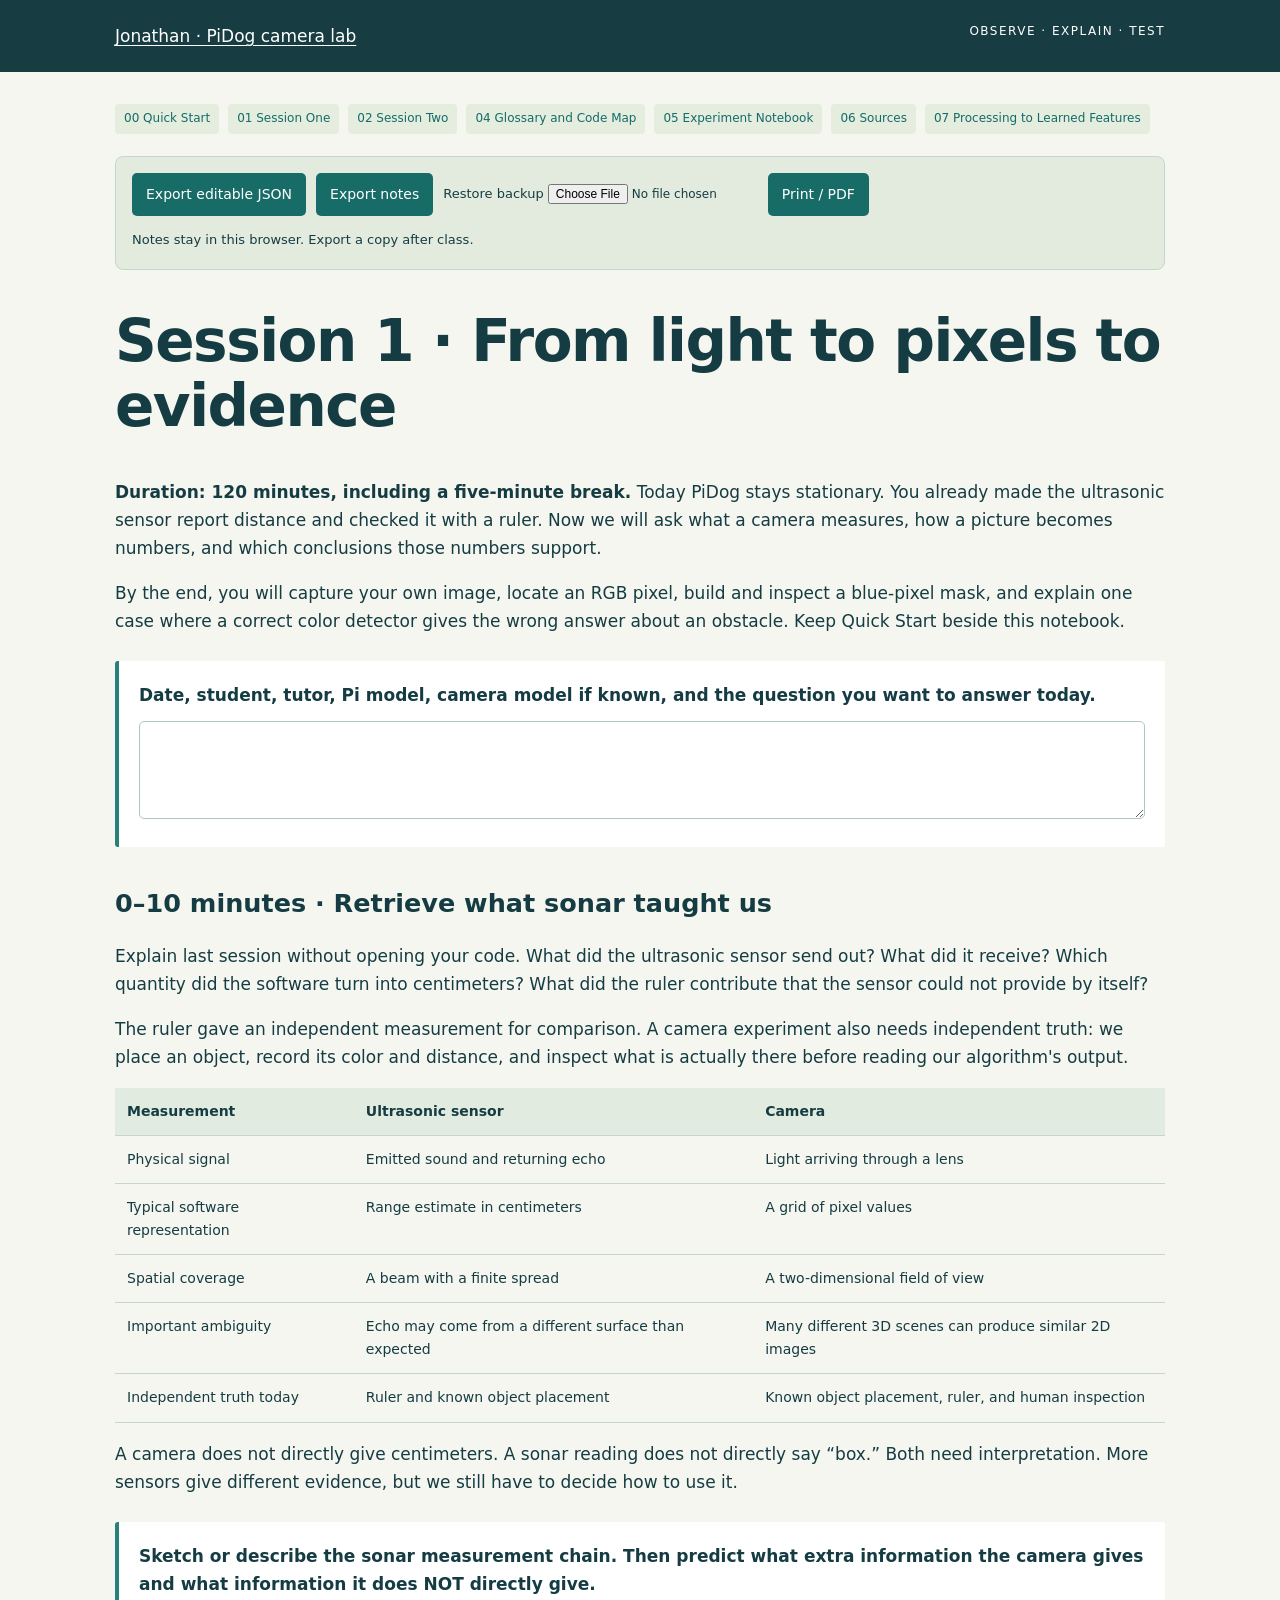
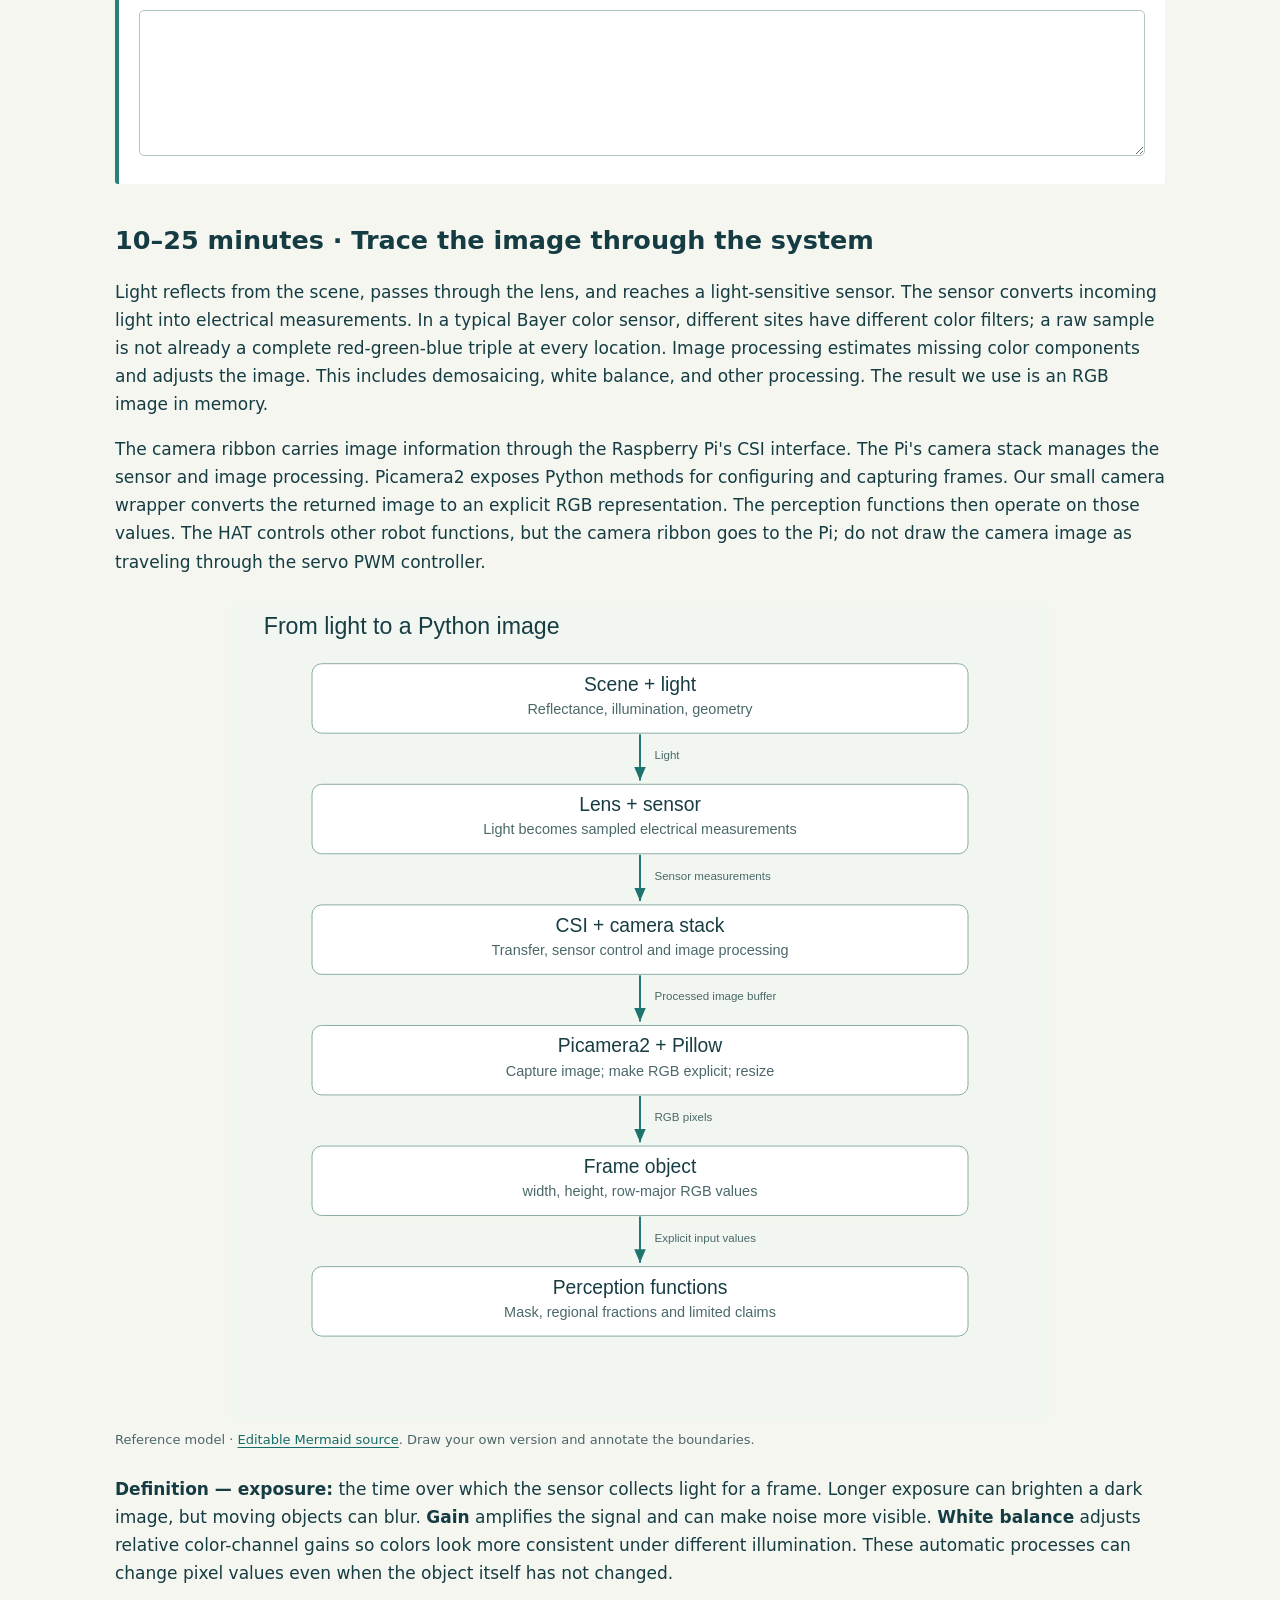
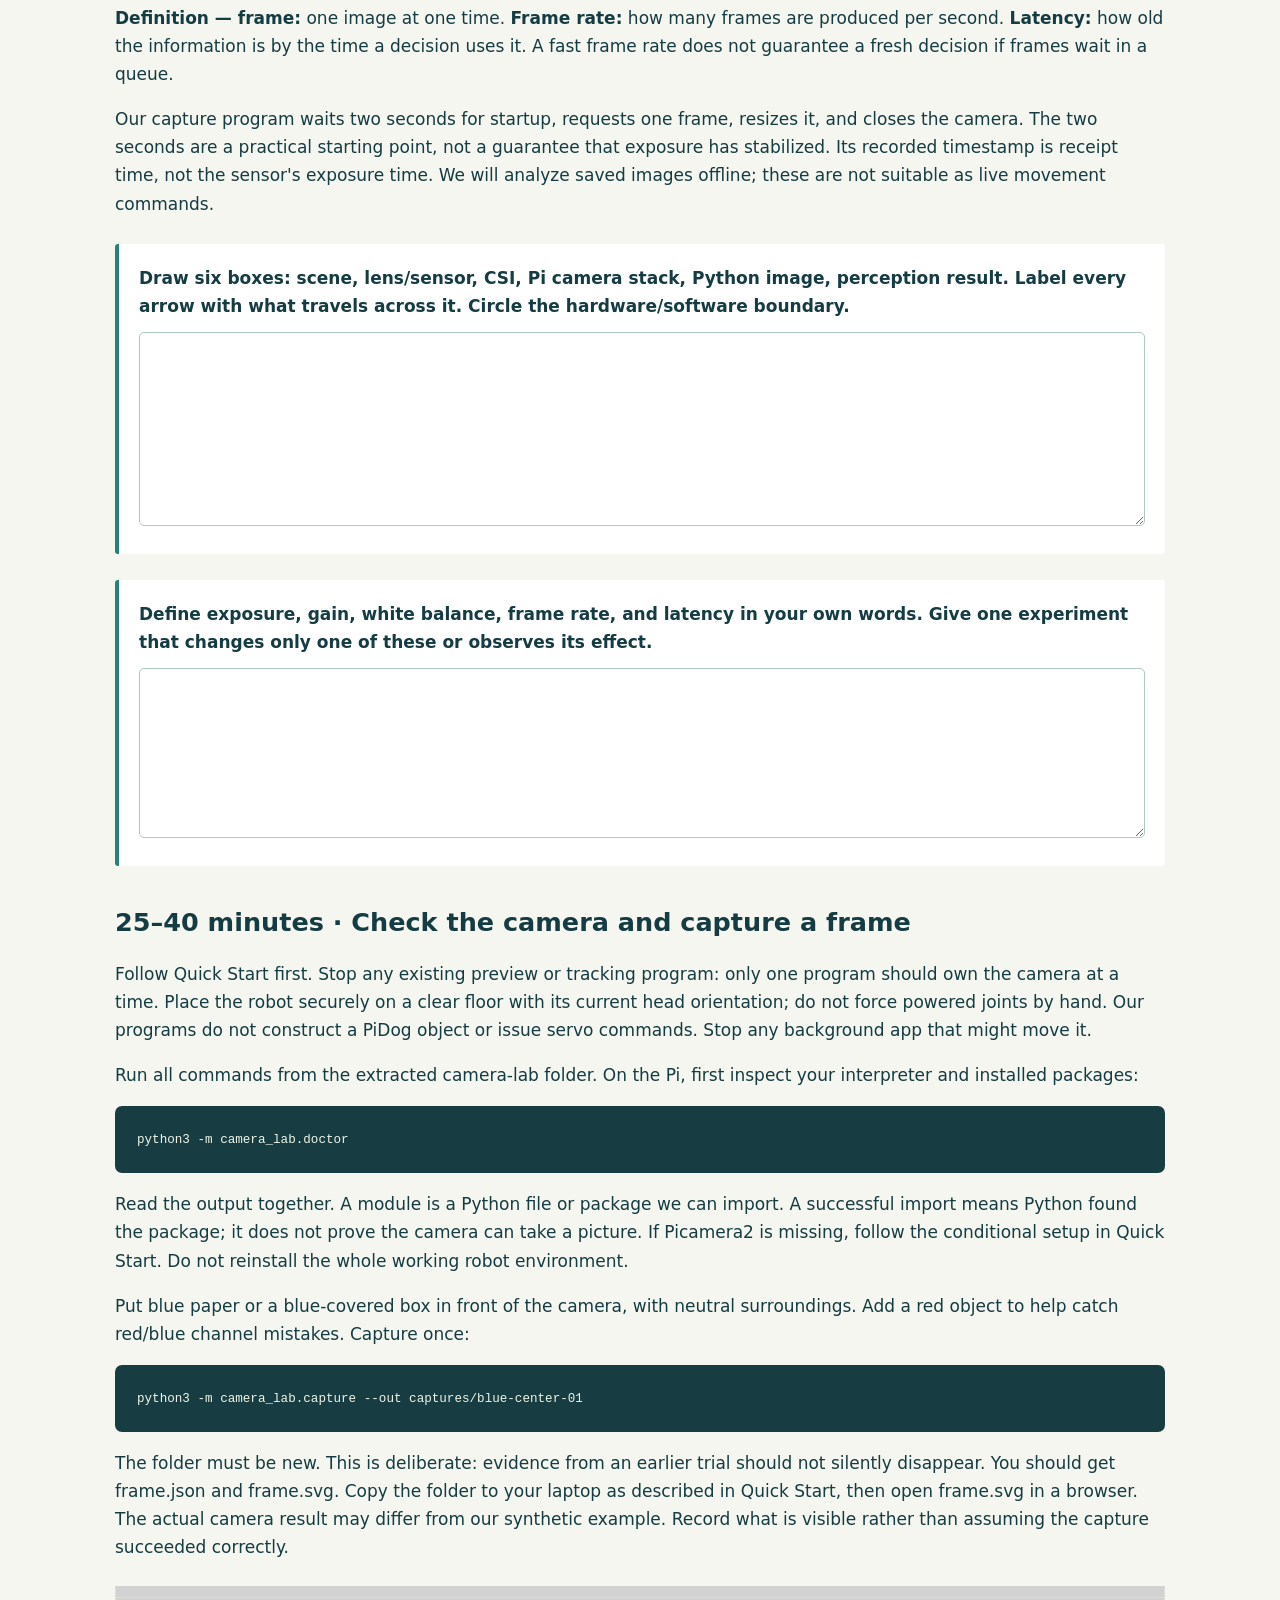
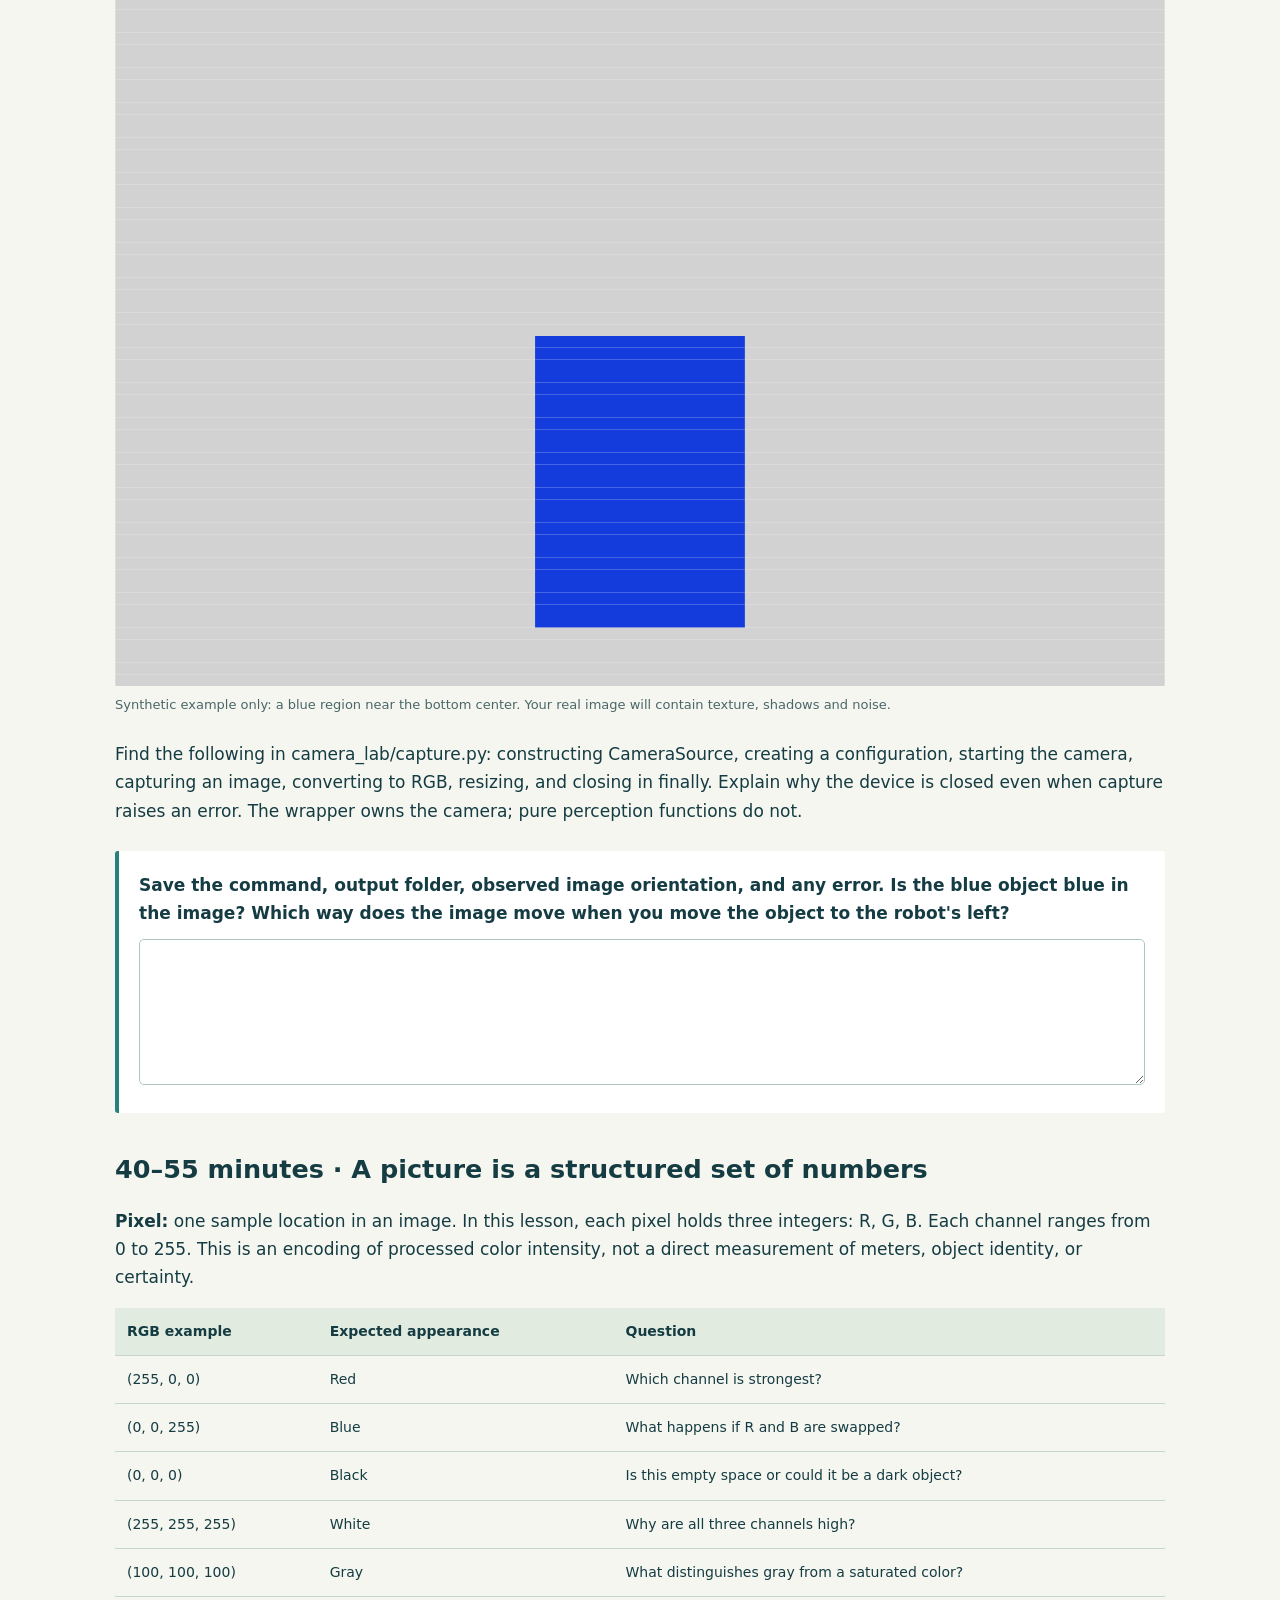
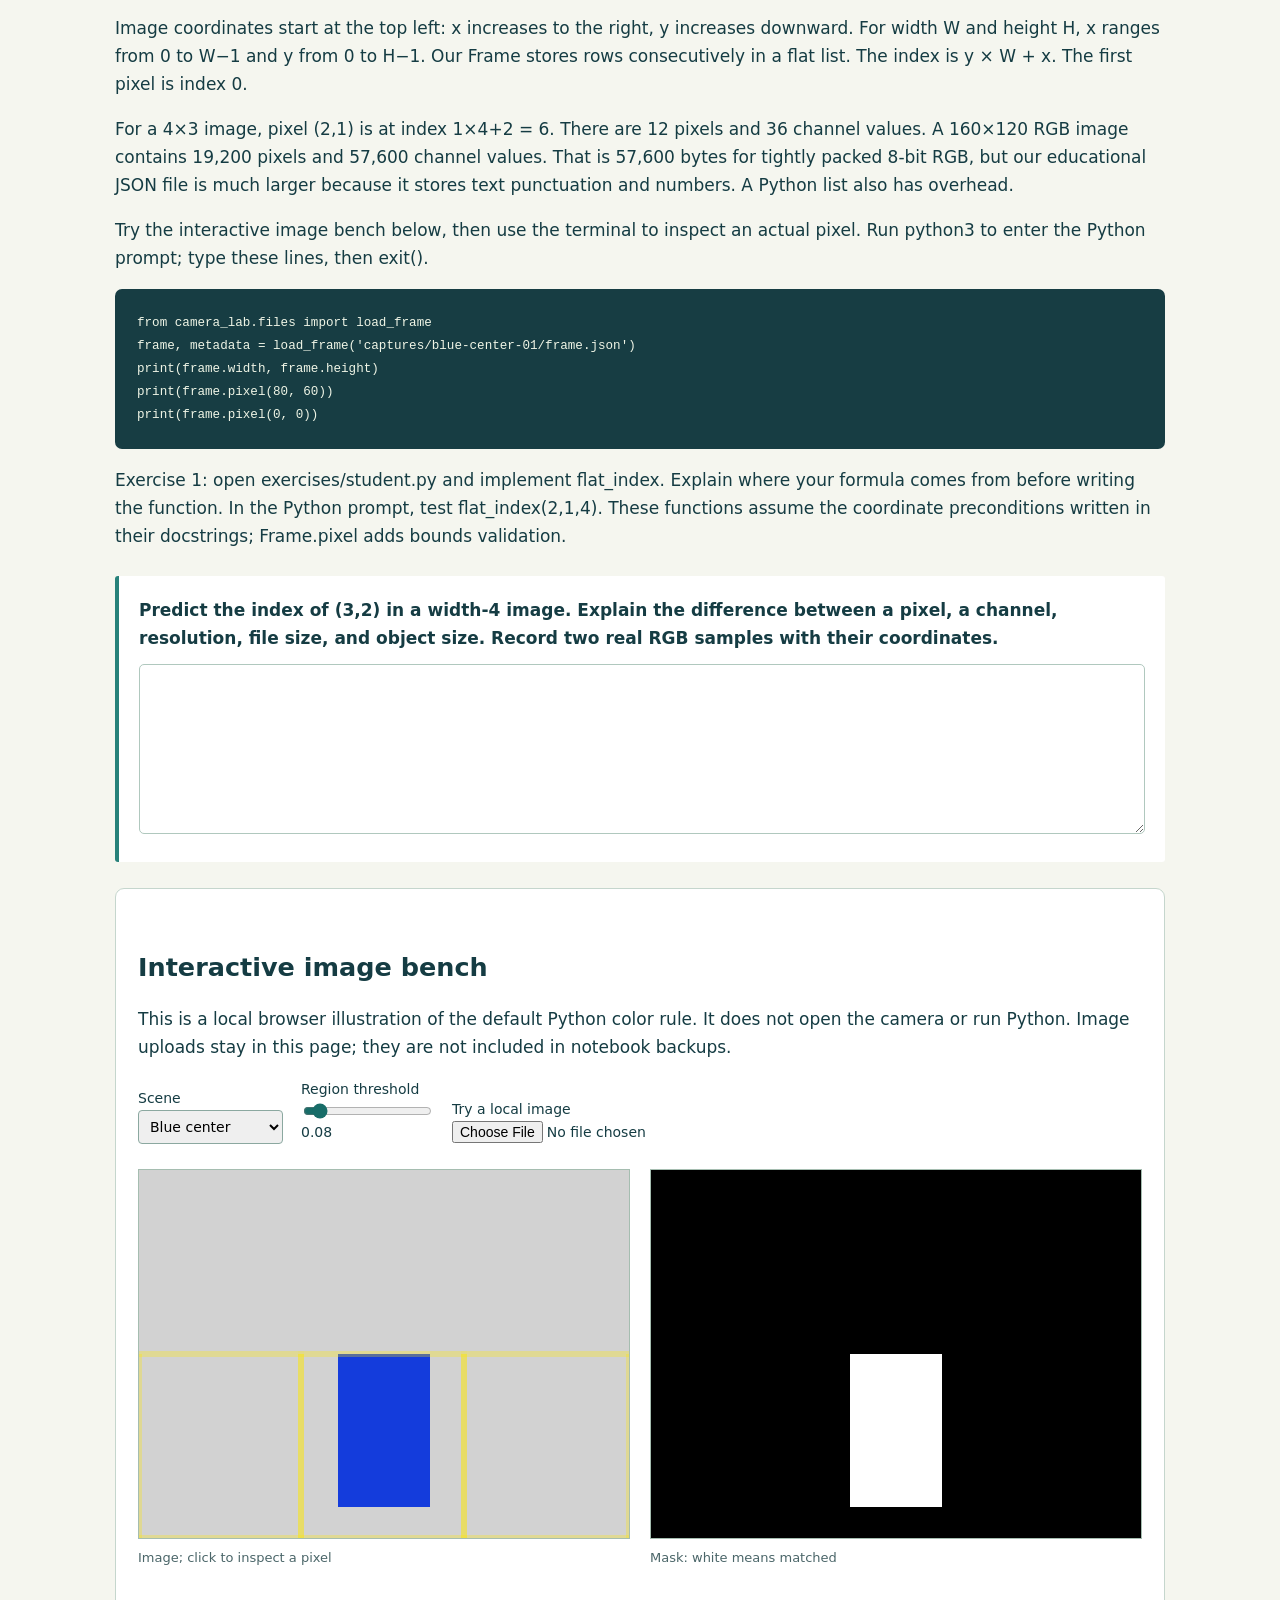
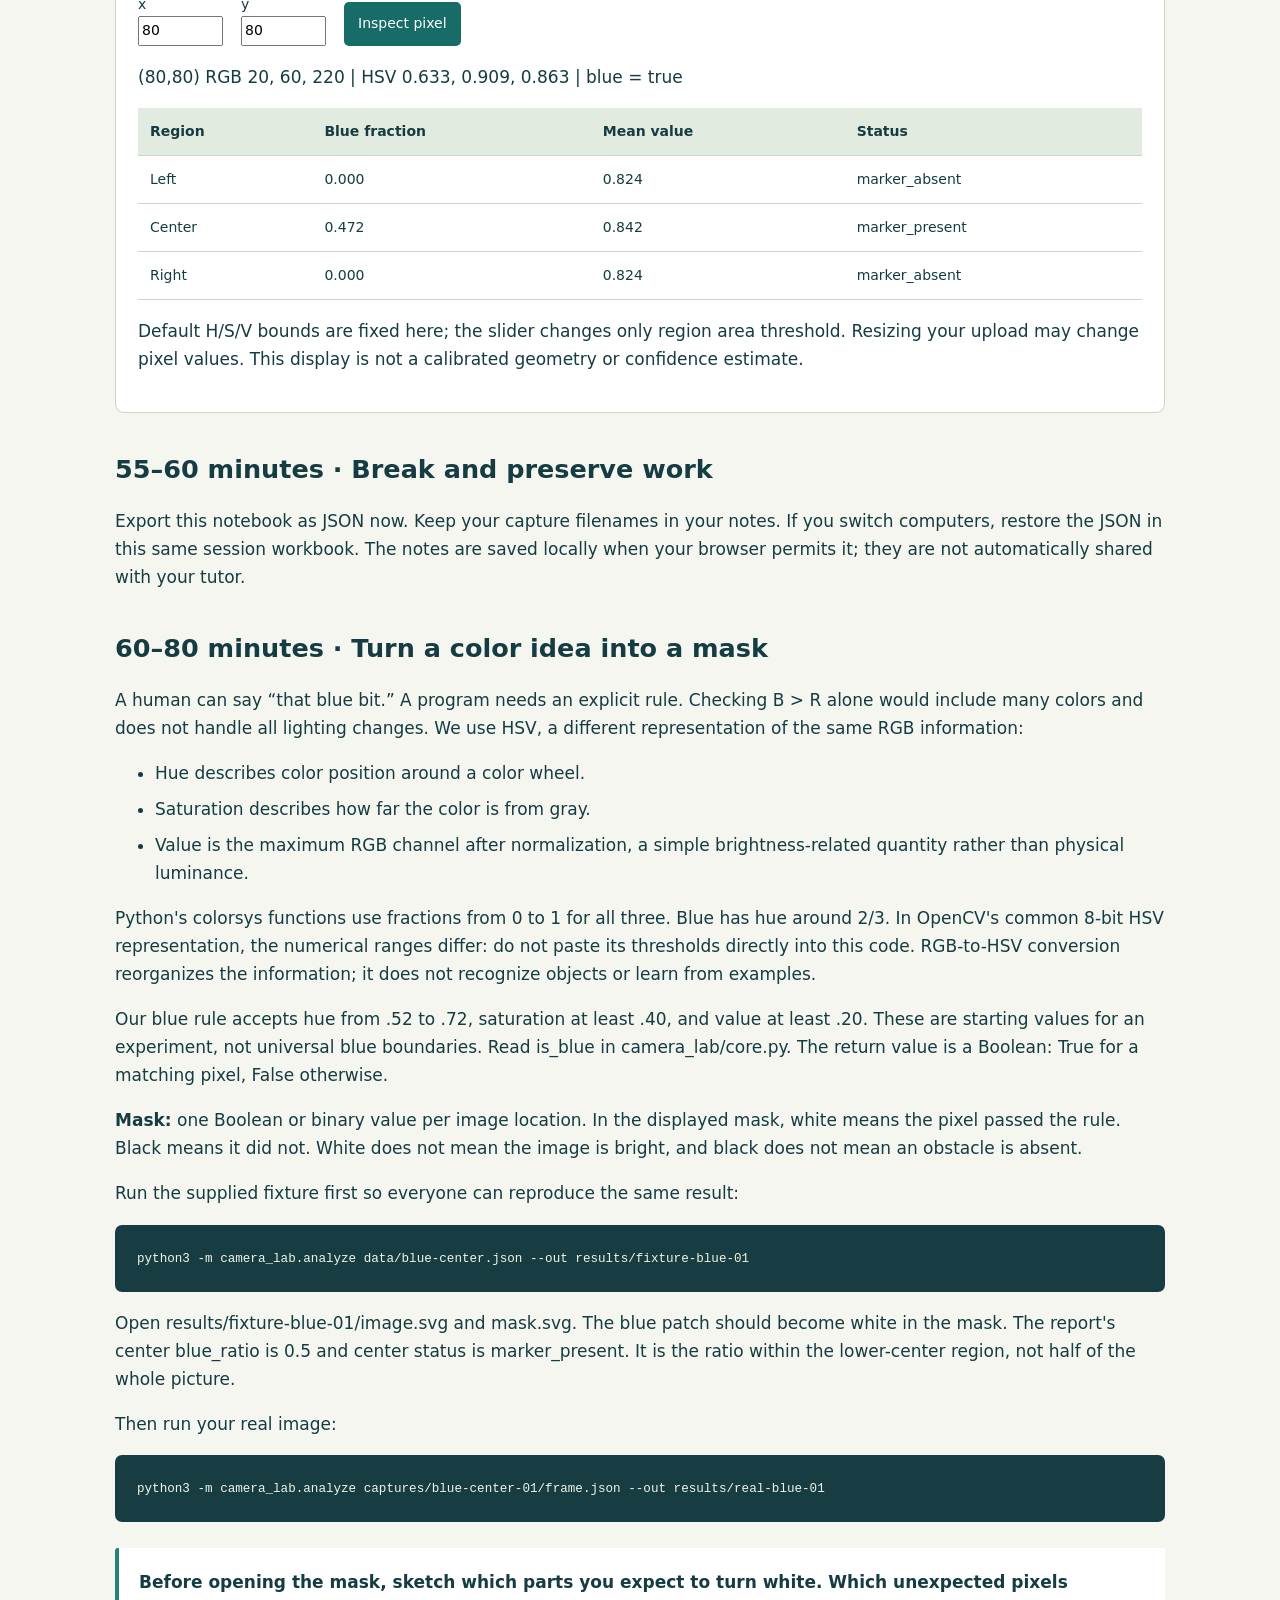
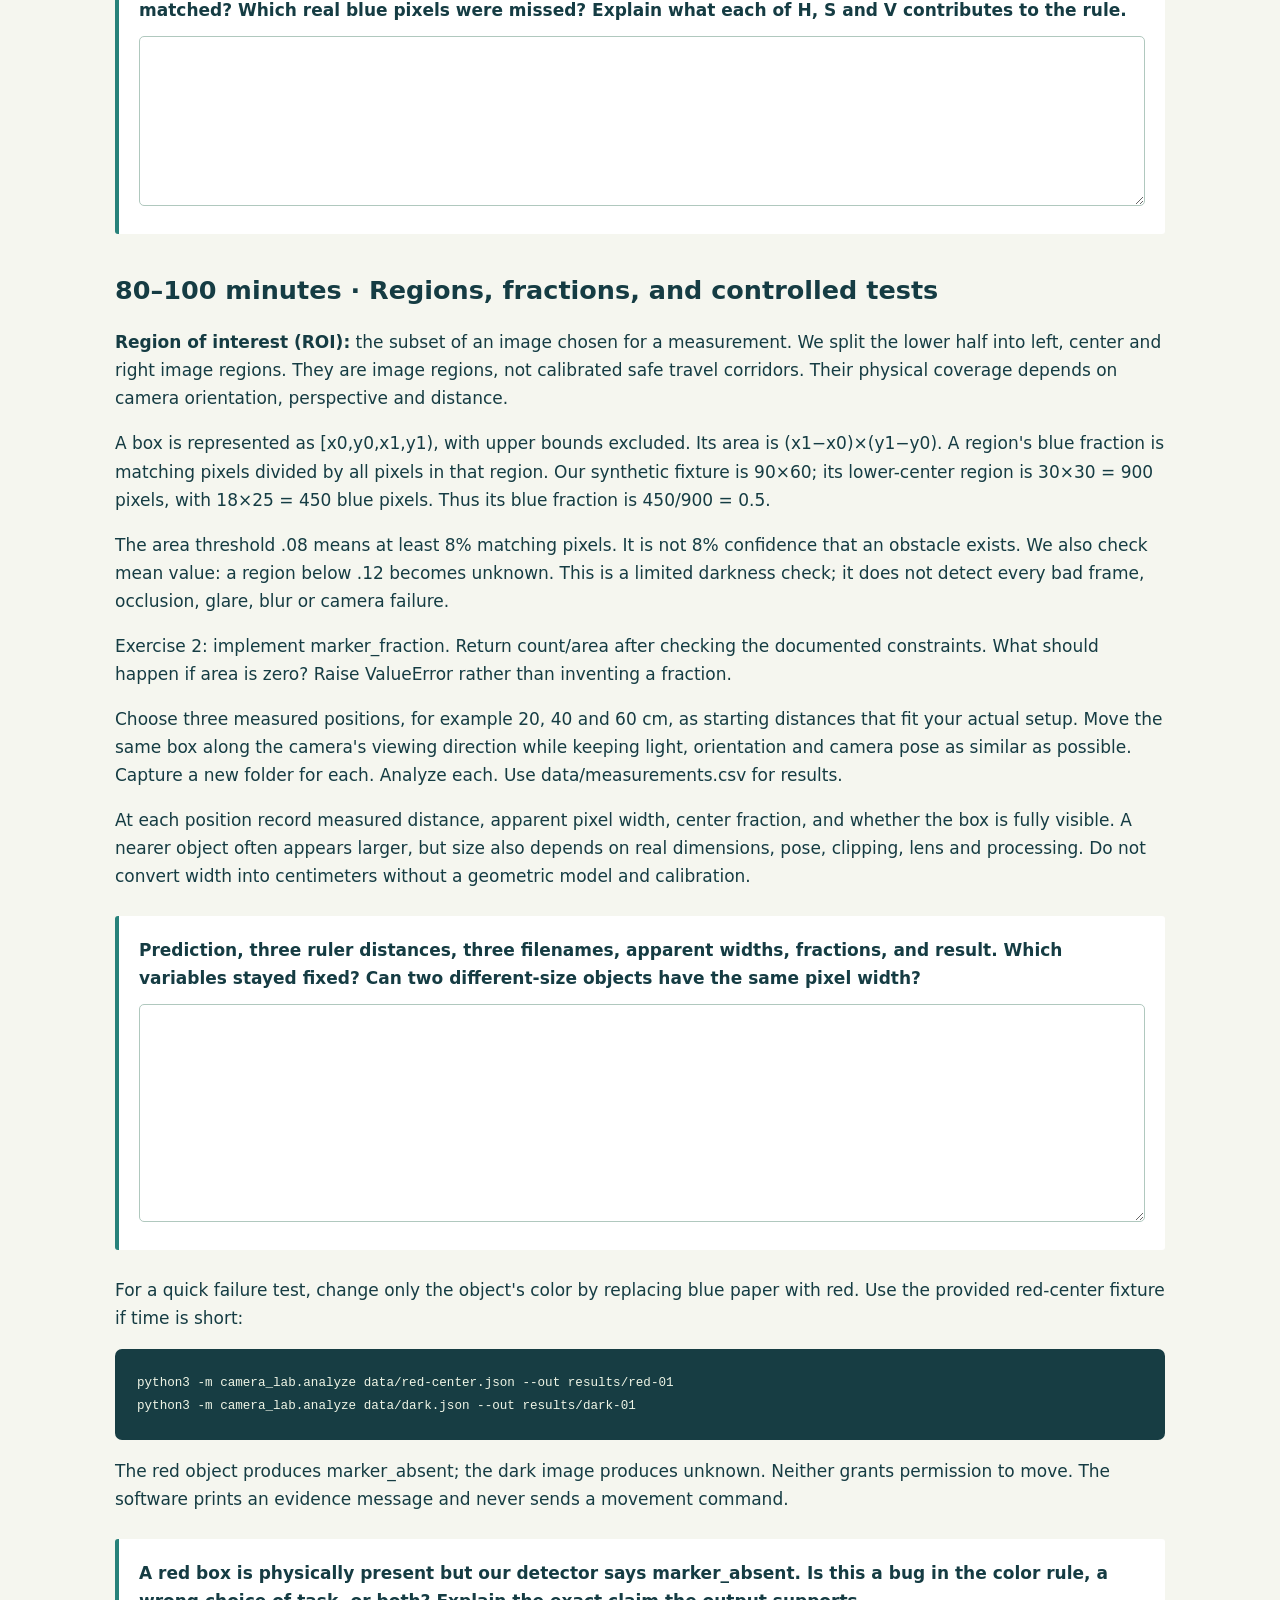
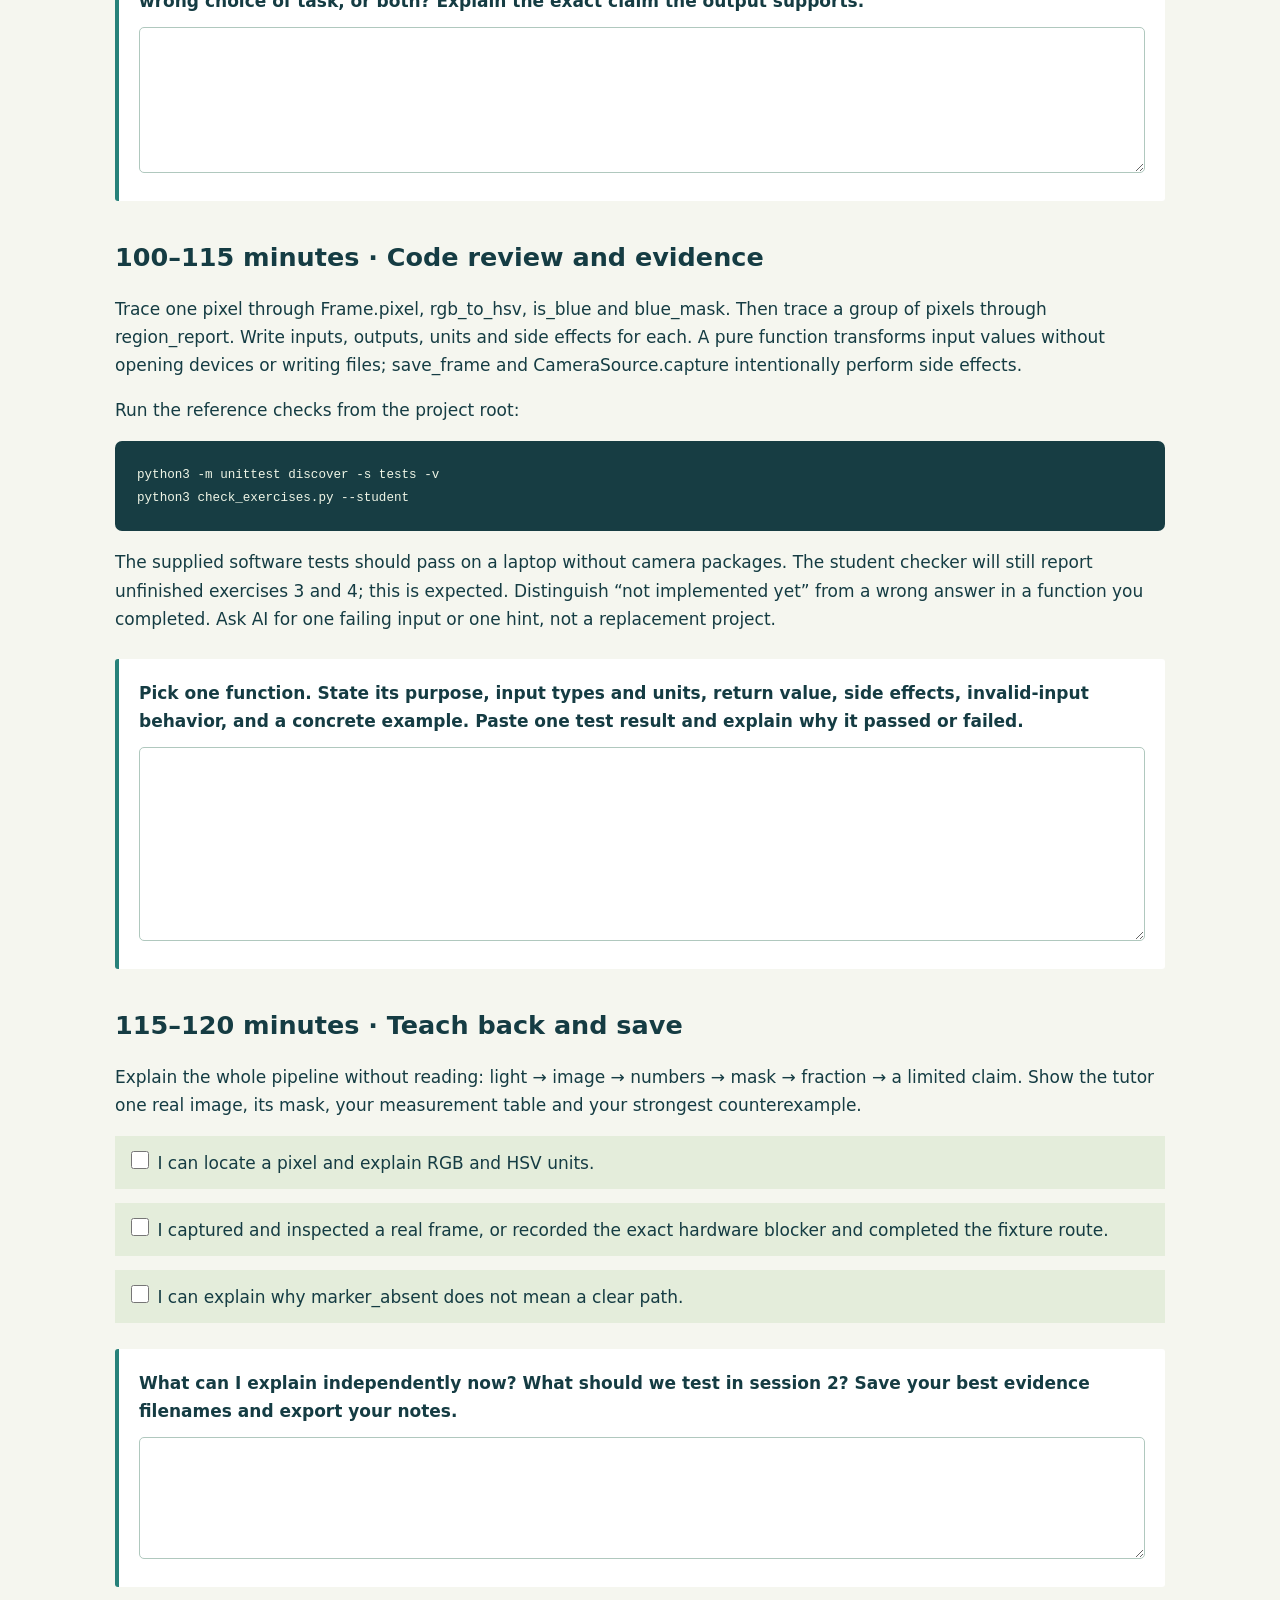
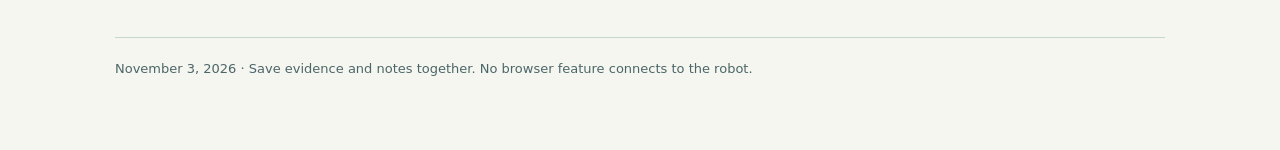
<file: camera-lab/docs/01-Session-One.html>
<!doctype html><html lang="en"><head><meta charset="utf-8"><meta name="viewport" content="width=device-width, initial-scale=1"><title>Session 1 · From light to pixels to evidence</title><link rel="stylesheet" href="../style.css"></head><body data-notebook="01-Session-One"><header><a href="../index.html">Jonathan · PiDog camera lab</a><span>OBSERVE · EXPLAIN · TEST</span></header><main><nav><a href="00-Quick-Start.html">00 Quick Start</a><a href="01-Session-One.html">01 Session One</a><a href="02-Session-Two.html">02 Session Two</a><a href="04-Glossary-and-Code-Map.html">04 Glossary and Code Map</a><a href="05-Experiment-Notebook.html">05 Experiment Notebook</a><a href="06-Sources.html">06 Sources</a><a href="07-Processing-to-Learned-Features.html">07 Processing to Learned Features</a></nav><div class="toolbar no-print"><button id="json">Export editable JSON</button><button id="markdown">Export notes</button><label>Restore backup <input type="file" accept=".json,application/json" id="restore"></label><button id="print">Print / PDF</button><p id="save-status" role="status">Notes stay in this browser. Export a copy after class.</p></div><h1>Session 1 · From light to pixels to evidence</h1>
<p><strong>Duration: 120 minutes, including a five-minute break.</strong> Today PiDog stays stationary. You already made the ultrasonic sensor report distance and checked it with a ruler. Now we will ask what a camera measures, how a picture becomes numbers, and which conclusions those numbers support.</p>
<p>By the end, you will capture your own image, locate an RGB pixel, build and inspect a blue-pixel mask, and explain one case where a correct color detector gives the wrong answer about an obstacle. Keep Quick Start beside this notebook.</p>
<section class="note"><label for="s1_identity">Date, student, tutor, Pi model, camera model if known, and the question you want to answer today.</label><textarea id="s1_identity" data-note rows="3"></textarea><div class="print-answer" style="min-height:4.5em"></div></section>
<h2>0–10 minutes · Retrieve what sonar taught us</h2>
<p>Explain last session without opening your code. What did the ultrasonic sensor send out? What did it receive? Which quantity did the software turn into centimeters? What did the ruler contribute that the sensor could not provide by itself?</p>
<p>The ruler gave an independent measurement for comparison. A camera experiment also needs independent truth: we place an object, record its color and distance, and inspect what is actually there before reading our algorithm&#x27;s output.</p>
<div class="table-wrap"><table><thead><tr><th>Measurement</th><th>Ultrasonic sensor</th><th>Camera</th></tr></thead><tbody><tr><td>Physical signal</td><td>Emitted sound and returning echo</td><td>Light arriving through a lens</td></tr><tr><td>Typical software representation</td><td>Range estimate in centimeters</td><td>A grid of pixel values</td></tr><tr><td>Spatial coverage</td><td>A beam with a finite spread</td><td>A two-dimensional field of view</td></tr><tr><td>Important ambiguity</td><td>Echo may come from a different surface than expected</td><td>Many different 3D scenes can produce similar 2D images</td></tr><tr><td>Independent truth today</td><td>Ruler and known object placement</td><td>Known object placement, ruler, and human inspection</td></tr></tbody></table></div>
<p>A camera does not directly give centimeters. A sonar reading does not directly say “box.” Both need interpretation. More sensors give different evidence, but we still have to decide how to use it.</p>
<section class="note"><label for="s1_sonar">Sketch or describe the sonar measurement chain. Then predict what extra information the camera gives and what information it does NOT directly give.</label><textarea id="s1_sonar" data-note rows="5"></textarea><div class="print-answer" style="min-height:7.5em"></div></section>
<h2>10–25 minutes · Trace the image through the system</h2>
<p>Light reflects from the scene, passes through the lens, and reaches a light-sensitive sensor. The sensor converts incoming light into electrical measurements. In a typical Bayer color sensor, different sites have different color filters; a raw sample is not already a complete red-green-blue triple at every location. Image processing estimates missing color components and adjusts the image. This includes demosaicing, white balance, and other processing. The result we use is an RGB image in memory.</p>
<p>The camera ribbon carries image information through the Raspberry Pi&#x27;s CSI interface. The Pi&#x27;s camera stack manages the sensor and image processing. Picamera2 exposes Python methods for configuring and capturing frames. Our small camera wrapper converts the returned image to an explicit RGB representation. The perception functions then operate on those values. The HAT controls other robot functions, but the camera ribbon goes to the Pi; do not draw the camera image as traveling through the servo PWM controller.</p>
<figure><img src="../diagrams/capture.svg" alt="capture system diagram"><figcaption>Reference model · <a href="../diagrams/capture.mmd">Editable Mermaid source</a>. Draw your own version and annotate the boundaries.</figcaption></figure>
<p><strong>Definition — exposure:</strong> the time over which the sensor collects light for a frame. Longer exposure can brighten a dark image, but moving objects can blur. <strong>Gain</strong> amplifies the signal and can make noise more visible. <strong>White balance</strong> adjusts relative color-channel gains so colors look more consistent under different illumination. These automatic processes can change pixel values even when the object itself has not changed.</p>
<p><strong>Definition — frame:</strong> one image at one time. <strong>Frame rate:</strong> how many frames are produced per second. <strong>Latency:</strong> how old the information is by the time a decision uses it. A fast frame rate does not guarantee a fresh decision if frames wait in a queue.</p>
<p>Our capture program waits two seconds for startup, requests one frame, resizes it, and closes the camera. The two seconds are a practical starting point, not a guarantee that exposure has stabilized. Its recorded timestamp is receipt time, not the sensor&#x27;s exposure time. We will analyze saved images offline; these are not suitable as live movement commands.</p>
<section class="note"><label for="s1_trace">Draw six boxes: scene, lens/sensor, CSI, Pi camera stack, Python image, perception result. Label every arrow with what travels across it. Circle the hardware/software boundary.</label><textarea id="s1_trace" data-note rows="7"></textarea><div class="print-answer" style="min-height:10.5em"></div></section>
<section class="note"><label for="s1_camera_words">Define exposure, gain, white balance, frame rate, and latency in your own words. Give one experiment that changes only one of these or observes its effect.</label><textarea id="s1_camera_words" data-note rows="6"></textarea><div class="print-answer" style="min-height:9.0em"></div></section>
<h2>25–40 minutes · Check the camera and capture a frame</h2>
<p>Follow Quick Start first. Stop any existing preview or tracking program: only one program should own the camera at a time. Place the robot securely on a clear floor with its current head orientation; do not force powered joints by hand. Our programs do not construct a PiDog object or issue servo commands. Stop any background app that might move it.</p>
<p>Run all commands from the extracted camera-lab folder. On the Pi, first inspect your interpreter and installed packages:</p>
<pre><code>python3 -m camera_lab.doctor</code></pre>
<p>Read the output together. A module is a Python file or package we can import. A successful import means Python found the package; it does not prove the camera can take a picture. If Picamera2 is missing, follow the conditional setup in Quick Start. Do not reinstall the whole working robot environment.</p>
<p>Put blue paper or a blue-covered box in front of the camera, with neutral surroundings. Add a red object to help catch red/blue channel mistakes. Capture once:</p>
<pre><code>python3 -m camera_lab.capture --out captures/blue-center-01</code></pre>
<p>The folder must be new. This is deliberate: evidence from an earlier trial should not silently disappear. You should get frame.json and frame.svg. Copy the folder to your laptop as described in Quick Start, then open frame.svg in a browser. The actual camera result may differ from our synthetic example. Record what is visible rather than assuming the capture succeeded correctly.</p>
<figure><img src="../data/blue-center.svg" alt="Synthetic example only: a blue region near the bottom center. Your real image will contain texture, shadows and noise."><figcaption>Synthetic example only: a blue region near the bottom center. Your real image will contain texture, shadows and noise.</figcaption></figure>
<p>Find the following in camera_lab/capture.py: constructing CameraSource, creating a configuration, starting the camera, capturing an image, converting to RGB, resizing, and closing in finally. Explain why the device is closed even when capture raises an error. The wrapper owns the camera; pure perception functions do not.</p>
<section class="note"><label for="s1_capture">Save the command, output folder, observed image orientation, and any error. Is the blue object blue in the image? Which way does the image move when you move the object to the robot&#x27;s left?</label><textarea id="s1_capture" data-note rows="5"></textarea><div class="print-answer" style="min-height:7.5em"></div></section>
<h2>40–55 minutes · A picture is a structured set of numbers</h2>
<p><strong>Pixel:</strong> one sample location in an image. In this lesson, each pixel holds three integers: R, G, B. Each channel ranges from 0 to 255. This is an encoding of processed color intensity, not a direct measurement of meters, object identity, or certainty.</p>
<div class="table-wrap"><table><thead><tr><th>RGB example</th><th>Expected appearance</th><th>Question</th></tr></thead><tbody><tr><td>(255, 0, 0)</td><td>Red</td><td>Which channel is strongest?</td></tr><tr><td>(0, 0, 255)</td><td>Blue</td><td>What happens if R and B are swapped?</td></tr><tr><td>(0, 0, 0)</td><td>Black</td><td>Is this empty space or could it be a dark object?</td></tr><tr><td>(255, 255, 255)</td><td>White</td><td>Why are all three channels high?</td></tr><tr><td>(100, 100, 100)</td><td>Gray</td><td>What distinguishes gray from a saturated color?</td></tr></tbody></table></div>
<p>Image coordinates start at the top left: x increases to the right, y increases downward. For width W and height H, x ranges from 0 to W−1 and y from 0 to H−1. Our Frame stores rows consecutively in a flat list. The index is y × W + x. The first pixel is index 0.</p>
<p>For a 4×3 image, pixel (2,1) is at index 1×4+2 = 6. There are 12 pixels and 36 channel values. A 160×120 RGB image contains 19,200 pixels and 57,600 channel values. That is 57,600 bytes for tightly packed 8-bit RGB, but our educational JSON file is much larger because it stores text punctuation and numbers. A Python list also has overhead.</p>
<p>Try the interactive image bench below, then use the terminal to inspect an actual pixel. Run python3 to enter the Python prompt; type these lines, then exit().</p>
<pre><code>from camera_lab.files import load_frame
frame, metadata = load_frame(&#x27;captures/blue-center-01/frame.json&#x27;)
print(frame.width, frame.height)
print(frame.pixel(80, 60))
print(frame.pixel(0, 0))</code></pre>
<p>Exercise 1: open exercises/student.py and implement flat_index. Explain where your formula comes from before writing the function. In the Python prompt, test flat_index(2,1,4). These functions assume the coordinate preconditions written in their docstrings; Frame.pixel adds bounds validation.</p>
<section class="note"><label for="s1_pixels">Predict the index of (3,2) in a width-4 image. Explain the difference between a pixel, a channel, resolution, file size, and object size. Record two real RGB samples with their coordinates.</label><textarea id="s1_pixels" data-note rows="6"></textarea><div class="print-answer" style="min-height:9.0em"></div></section>
<section id="vision-demo" class="lab no-print"><h2>Interactive image bench</h2><p>This is a local browser illustration of the default Python color rule. It does not open the camera or run Python. Image uploads stay in this page; they are not included in notebook backups.</p><div class="controls"><label>Scene <select id="scene"><option value="blue">Blue center</option><option value="red">Red obstacle</option><option value="wall">Blue upper wall</option><option value="empty">Empty gray</option><option value="dark">Dark image</option></select></label><label>Region threshold <input id="threshold" type="range" min="0.01" max="0.9" step="0.01" value="0.08"><output id="threshold-value">0.08</output></label><label>Try a local image <input id="upload" type="file" accept="image/png,image/jpeg,image/svg+xml"></label></div><div class="canvas-pair"><figure><canvas id="pixels" width="160" height="120" aria-label="RGB image with lower regions"></canvas><figcaption>Image; click to inspect a pixel</figcaption></figure><figure><canvas id="binary" width="160" height="120" aria-label="Blue pixel mask"></canvas><figcaption>Mask: white means matched</figcaption></figure></div><div class="controls"><label>x <input id="px" type="number" min="0" max="159" value="80"></label><label>y <input id="py" type="number" min="0" max="119" value="80"></label><button id="inspect">Inspect pixel</button></div><p id="pixel-result" role="status"></p><table><thead><tr><th>Region</th><th>Blue fraction</th><th>Mean value</th><th>Status</th></tr></thead><tbody id="region-results"></tbody></table><p>Default H/S/V bounds are fixed here; the slider changes only region area threshold. Resizing your upload may change pixel values. This display is not a calibrated geometry or confidence estimate.</p></section><h2>55–60 minutes · Break and preserve work</h2>
<p>Export this notebook as JSON now. Keep your capture filenames in your notes. If you switch computers, restore the JSON in this same session workbook. The notes are saved locally when your browser permits it; they are not automatically shared with your tutor.</p>
<h2>60–80 minutes · Turn a color idea into a mask</h2>
<p>A human can say “that blue bit.” A program needs an explicit rule. Checking B &gt; R alone would include many colors and does not handle all lighting changes. We use HSV, a different representation of the same RGB information:</p>
<ul><li>Hue describes color position around a color wheel.</li><li>Saturation describes how far the color is from gray.</li><li>Value is the maximum RGB channel after normalization, a simple brightness-related quantity rather than physical luminance.</li></ul>
<p>Python&#x27;s colorsys functions use fractions from 0 to 1 for all three. Blue has hue around 2/3. In OpenCV&#x27;s common 8-bit HSV representation, the numerical ranges differ: do not paste its thresholds directly into this code. RGB-to-HSV conversion reorganizes the information; it does not recognize objects or learn from examples.</p>
<p>Our blue rule accepts hue from .52 to .72, saturation at least .40, and value at least .20. These are starting values for an experiment, not universal blue boundaries. Read is_blue in camera_lab/core.py. The return value is a Boolean: True for a matching pixel, False otherwise.</p>
<p><strong>Mask:</strong> one Boolean or binary value per image location. In the displayed mask, white means the pixel passed the rule. Black means it did not. White does not mean the image is bright, and black does not mean an obstacle is absent.</p>
<p>Run the supplied fixture first so everyone can reproduce the same result:</p>
<pre><code>python3 -m camera_lab.analyze data/blue-center.json --out results/fixture-blue-01</code></pre>
<p>Open results/fixture-blue-01/image.svg and mask.svg. The blue patch should become white in the mask. The report&#x27;s center blue_ratio is 0.5 and center status is marker_present. It is the ratio within the lower-center region, not half of the whole picture.</p>
<p>Then run your real image:</p>
<pre><code>python3 -m camera_lab.analyze captures/blue-center-01/frame.json --out results/real-blue-01</code></pre>
<section class="note"><label for="s1_mask">Before opening the mask, sketch which parts you expect to turn white. Which unexpected pixels matched? Which real blue pixels were missed? Explain what each of H, S and V contributes to the rule.</label><textarea id="s1_mask" data-note rows="6"></textarea><div class="print-answer" style="min-height:9.0em"></div></section>
<h2>80–100 minutes · Regions, fractions, and controlled tests</h2>
<p><strong>Region of interest (ROI):</strong> the subset of an image chosen for a measurement. We split the lower half into left, center and right image regions. They are image regions, not calibrated safe travel corridors. Their physical coverage depends on camera orientation, perspective and distance.</p>
<p>A box is represented as [x0,y0,x1,y1), with upper bounds excluded. Its area is (x1−x0)×(y1−y0). A region&#x27;s blue fraction is matching pixels divided by all pixels in that region. Our synthetic fixture is 90×60; its lower-center region is 30×30 = 900 pixels, with 18×25 = 450 blue pixels. Thus its blue fraction is 450/900 = 0.5.</p>
<p>The area threshold .08 means at least 8% matching pixels. It is not 8% confidence that an obstacle exists. We also check mean value: a region below .12 becomes unknown. This is a limited darkness check; it does not detect every bad frame, occlusion, glare, blur or camera failure.</p>
<p>Exercise 2: implement marker_fraction. Return count/area after checking the documented constraints. What should happen if area is zero? Raise ValueError rather than inventing a fraction.</p>
<p>Choose three measured positions, for example 20, 40 and 60 cm, as starting distances that fit your actual setup. Move the same box along the camera&#x27;s viewing direction while keeping light, orientation and camera pose as similar as possible. Capture a new folder for each. Analyze each. Use data/measurements.csv for results.</p>
<p>At each position record measured distance, apparent pixel width, center fraction, and whether the box is fully visible. A nearer object often appears larger, but size also depends on real dimensions, pose, clipping, lens and processing. Do not convert width into centimeters without a geometric model and calibration.</p>
<section class="note"><label for="s1_distance">Prediction, three ruler distances, three filenames, apparent widths, fractions, and result. Which variables stayed fixed? Can two different-size objects have the same pixel width?</label><textarea id="s1_distance" data-note rows="8"></textarea><div class="print-answer" style="min-height:12.0em"></div></section>
<p>For a quick failure test, change only the object&#x27;s color by replacing blue paper with red. Use the provided red-center fixture if time is short:</p>
<pre><code>python3 -m camera_lab.analyze data/red-center.json --out results/red-01
python3 -m camera_lab.analyze data/dark.json --out results/dark-01</code></pre>
<p>The red object produces marker_absent; the dark image produces unknown. Neither grants permission to move. The software prints an evidence message and never sends a movement command.</p>
<section class="note"><label for="s1_counterexample">A red box is physically present but our detector says marker_absent. Is this a bug in the color rule, a wrong choice of task, or both? Explain the exact claim the output supports.</label><textarea id="s1_counterexample" data-note rows="5"></textarea><div class="print-answer" style="min-height:7.5em"></div></section>
<h2>100–115 minutes · Code review and evidence</h2>
<p>Trace one pixel through Frame.pixel, rgb_to_hsv, is_blue and blue_mask. Then trace a group of pixels through region_report. Write inputs, outputs, units and side effects for each. A pure function transforms input values without opening devices or writing files; save_frame and CameraSource.capture intentionally perform side effects.</p>
<p>Run the reference checks from the project root:</p>
<pre><code>python3 -m unittest discover -s tests -v
python3 check_exercises.py --student</code></pre>
<p>The supplied software tests should pass on a laptop without camera packages. The student checker will still report unfinished exercises 3 and 4; this is expected. Distinguish “not implemented yet” from a wrong answer in a function you completed. Ask AI for one failing input or one hint, not a replacement project.</p>
<section class="note"><label for="s1_contract">Pick one function. State its purpose, input types and units, return value, side effects, invalid-input behavior, and a concrete example. Paste one test result and explain why it passed or failed.</label><textarea id="s1_contract" data-note rows="7"></textarea><div class="print-answer" style="min-height:10.5em"></div></section>
<h2>115–120 minutes · Teach back and save</h2>
<p>Explain the whole pipeline without reading: light → image → numbers → mask → fraction → a limited claim. Show the tutor one real image, its mask, your measurement table and your strongest counterexample.</p>
<label class="check"><input type="checkbox" data-check="s1_done1"> I can locate a pixel and explain RGB and HSV units.</label>
<label class="check"><input type="checkbox" data-check="s1_done2"> I captured and inspected a real frame, or recorded the exact hardware blocker and completed the fixture route.</label>
<label class="check"><input type="checkbox" data-check="s1_done3"> I can explain why marker_absent does not mean a clear path.</label>
<section class="note"><label for="s1_exit">What can I explain independently now? What should we test in session 2? Save your best evidence filenames and export your notes.</label><textarea id="s1_exit" data-note rows="4"></textarea><div class="print-answer" style="min-height:6.0em"></div></section><footer>November 3, 2026 · Save evidence and notes together. No browser feature connects to the robot.</footer></main><script src="../browser-core.js"></script><script src="../notebook.js"></script></body></html>
</file>
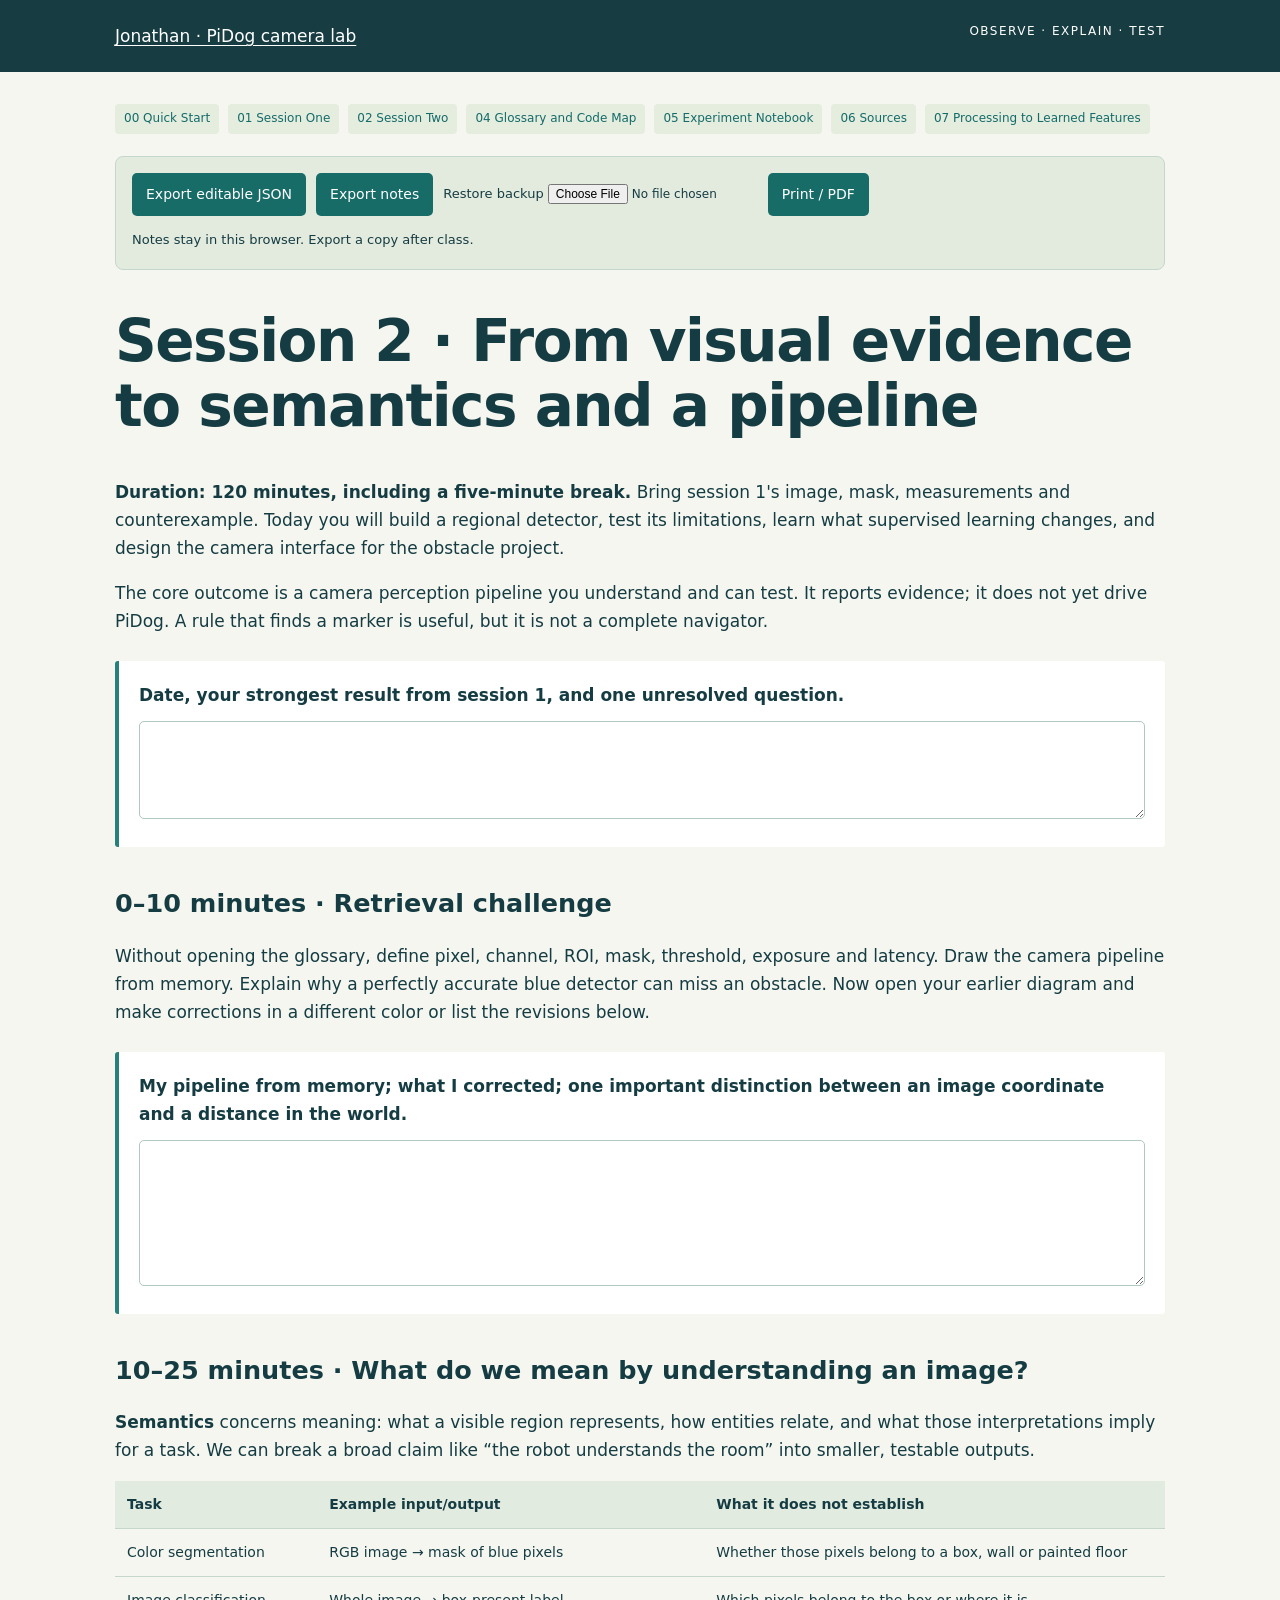
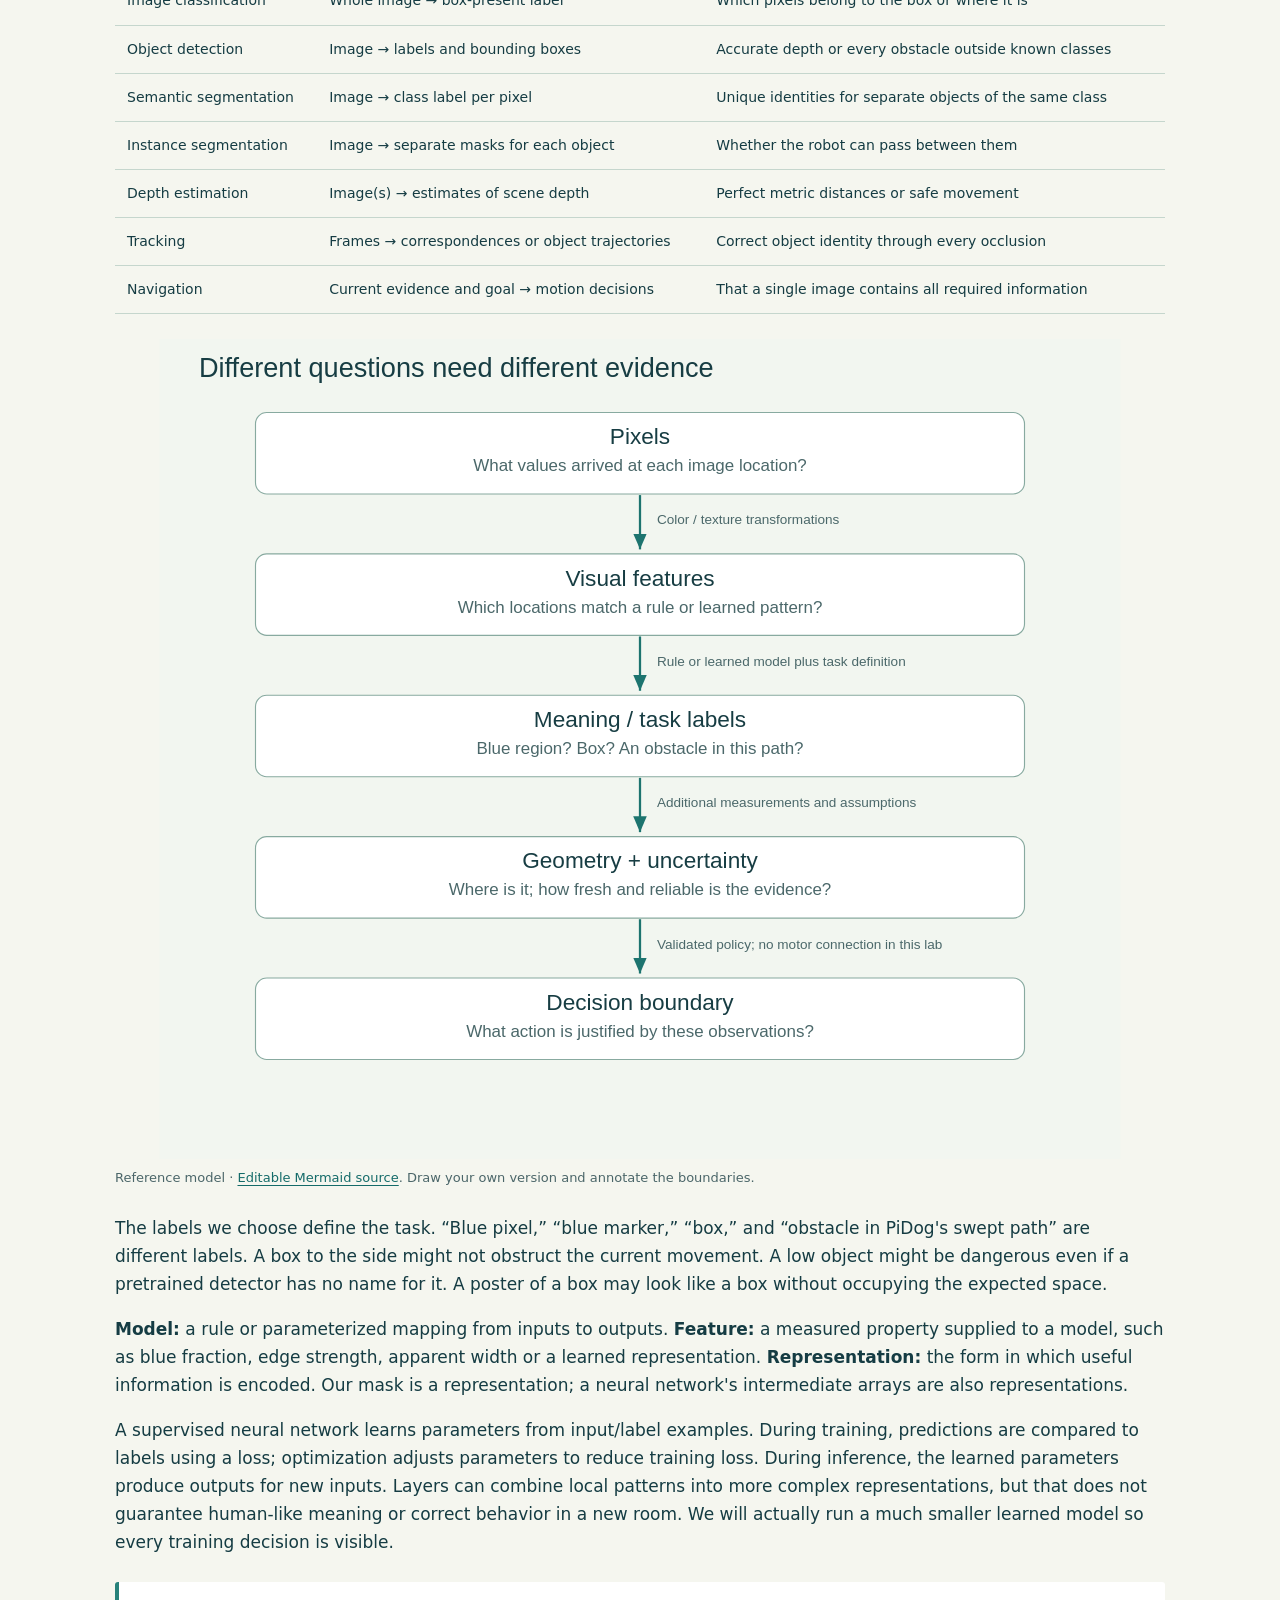
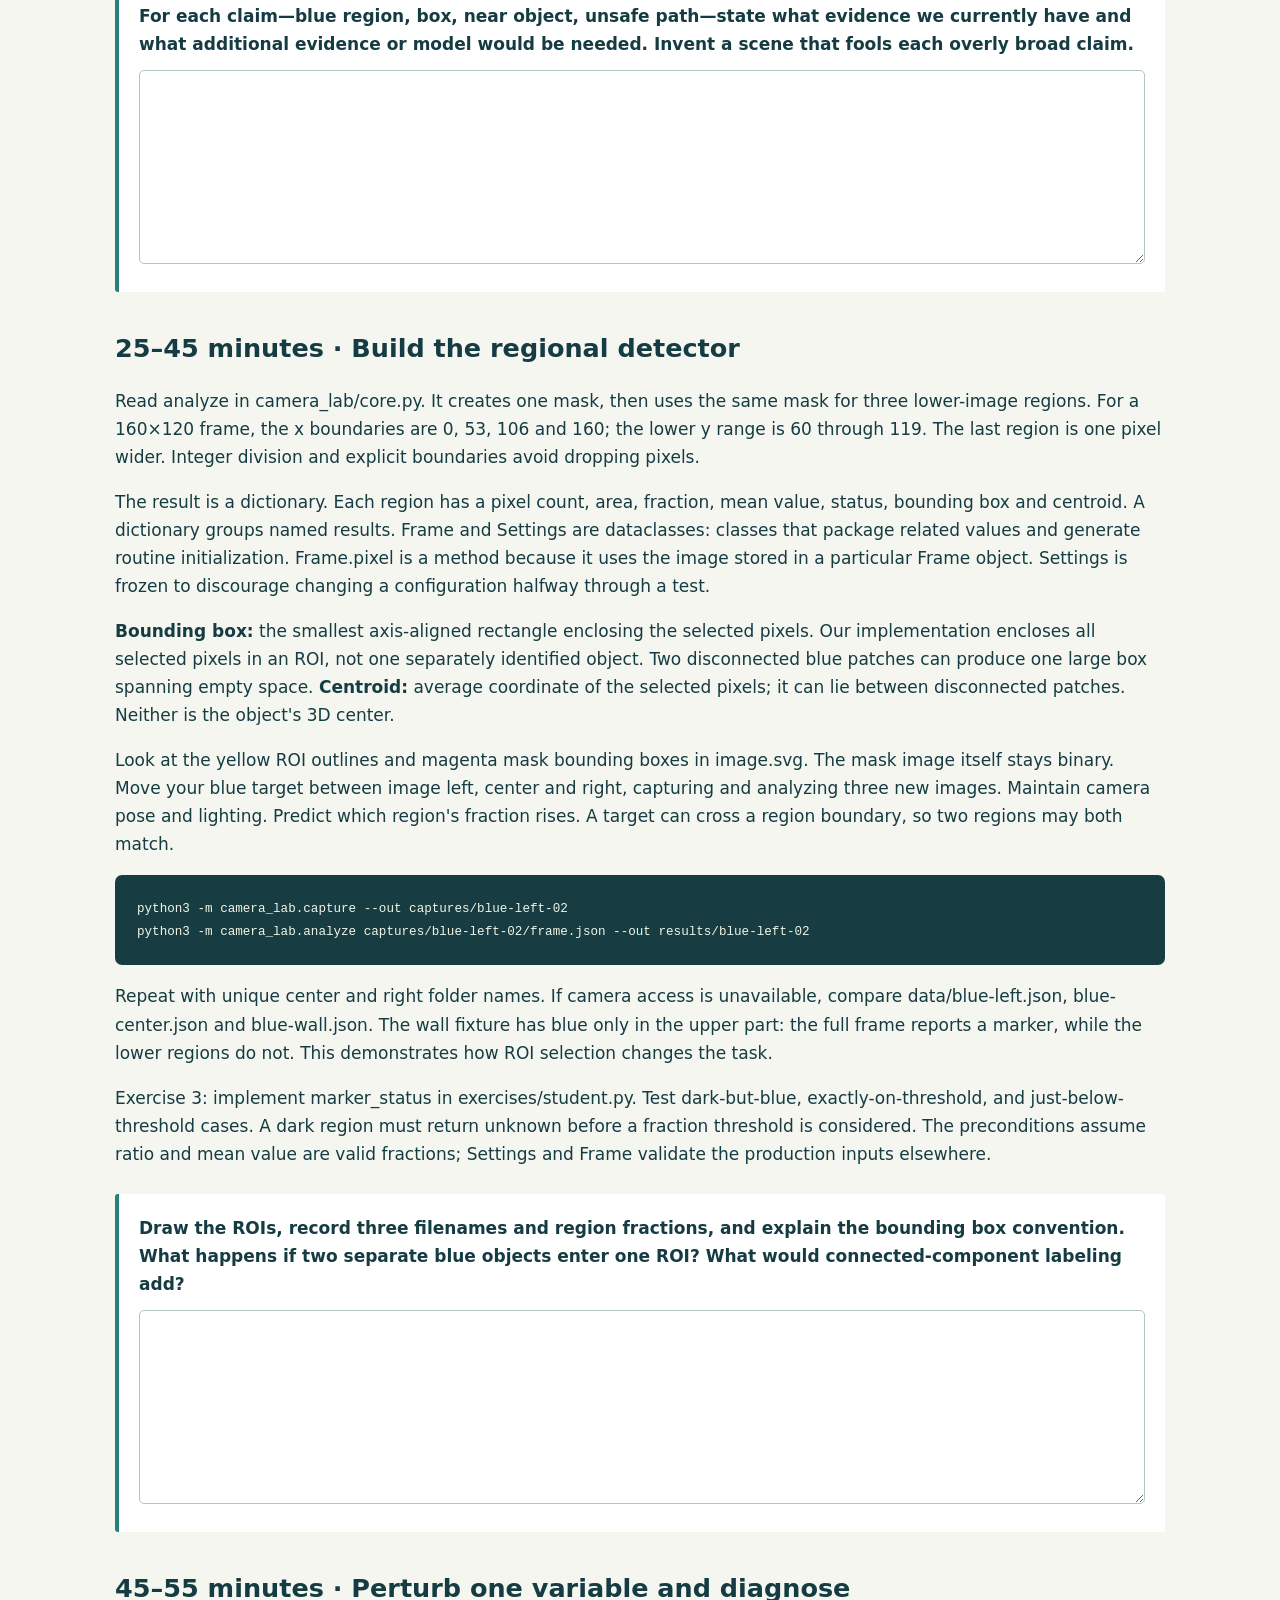
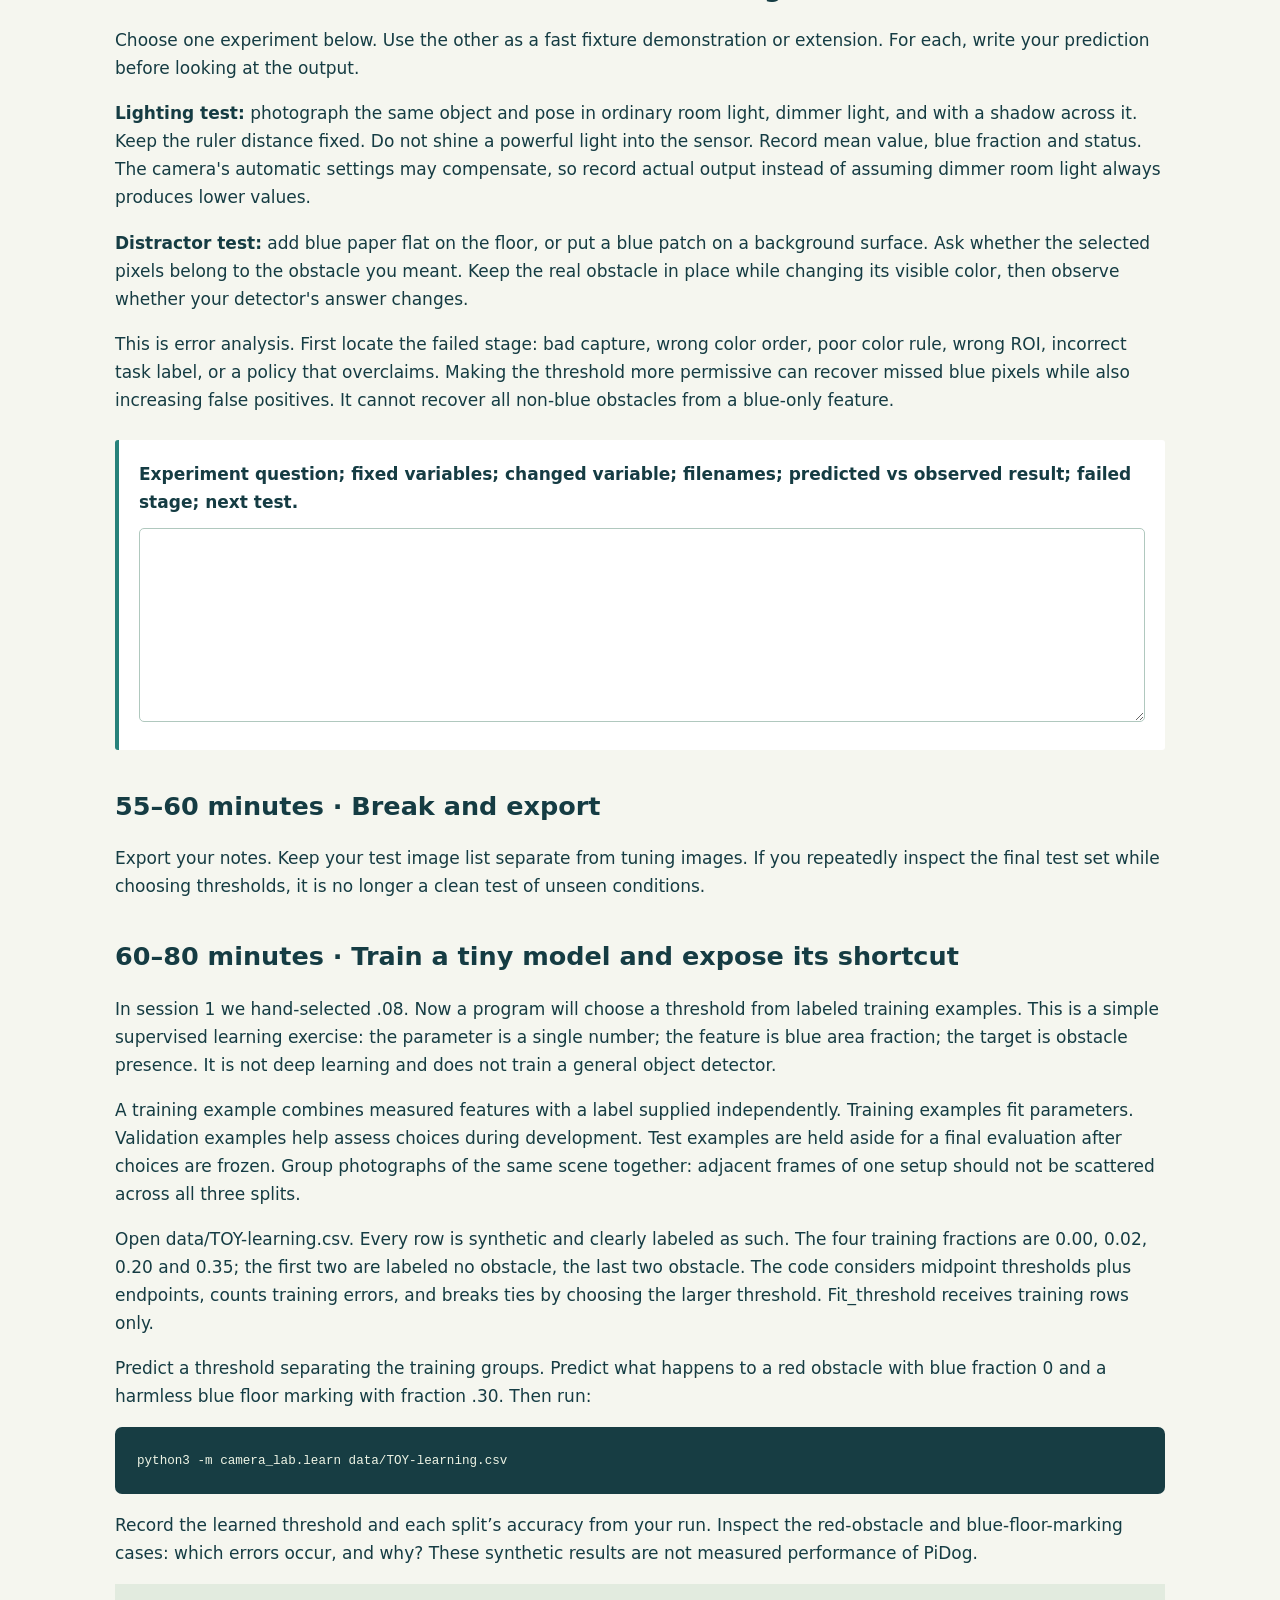
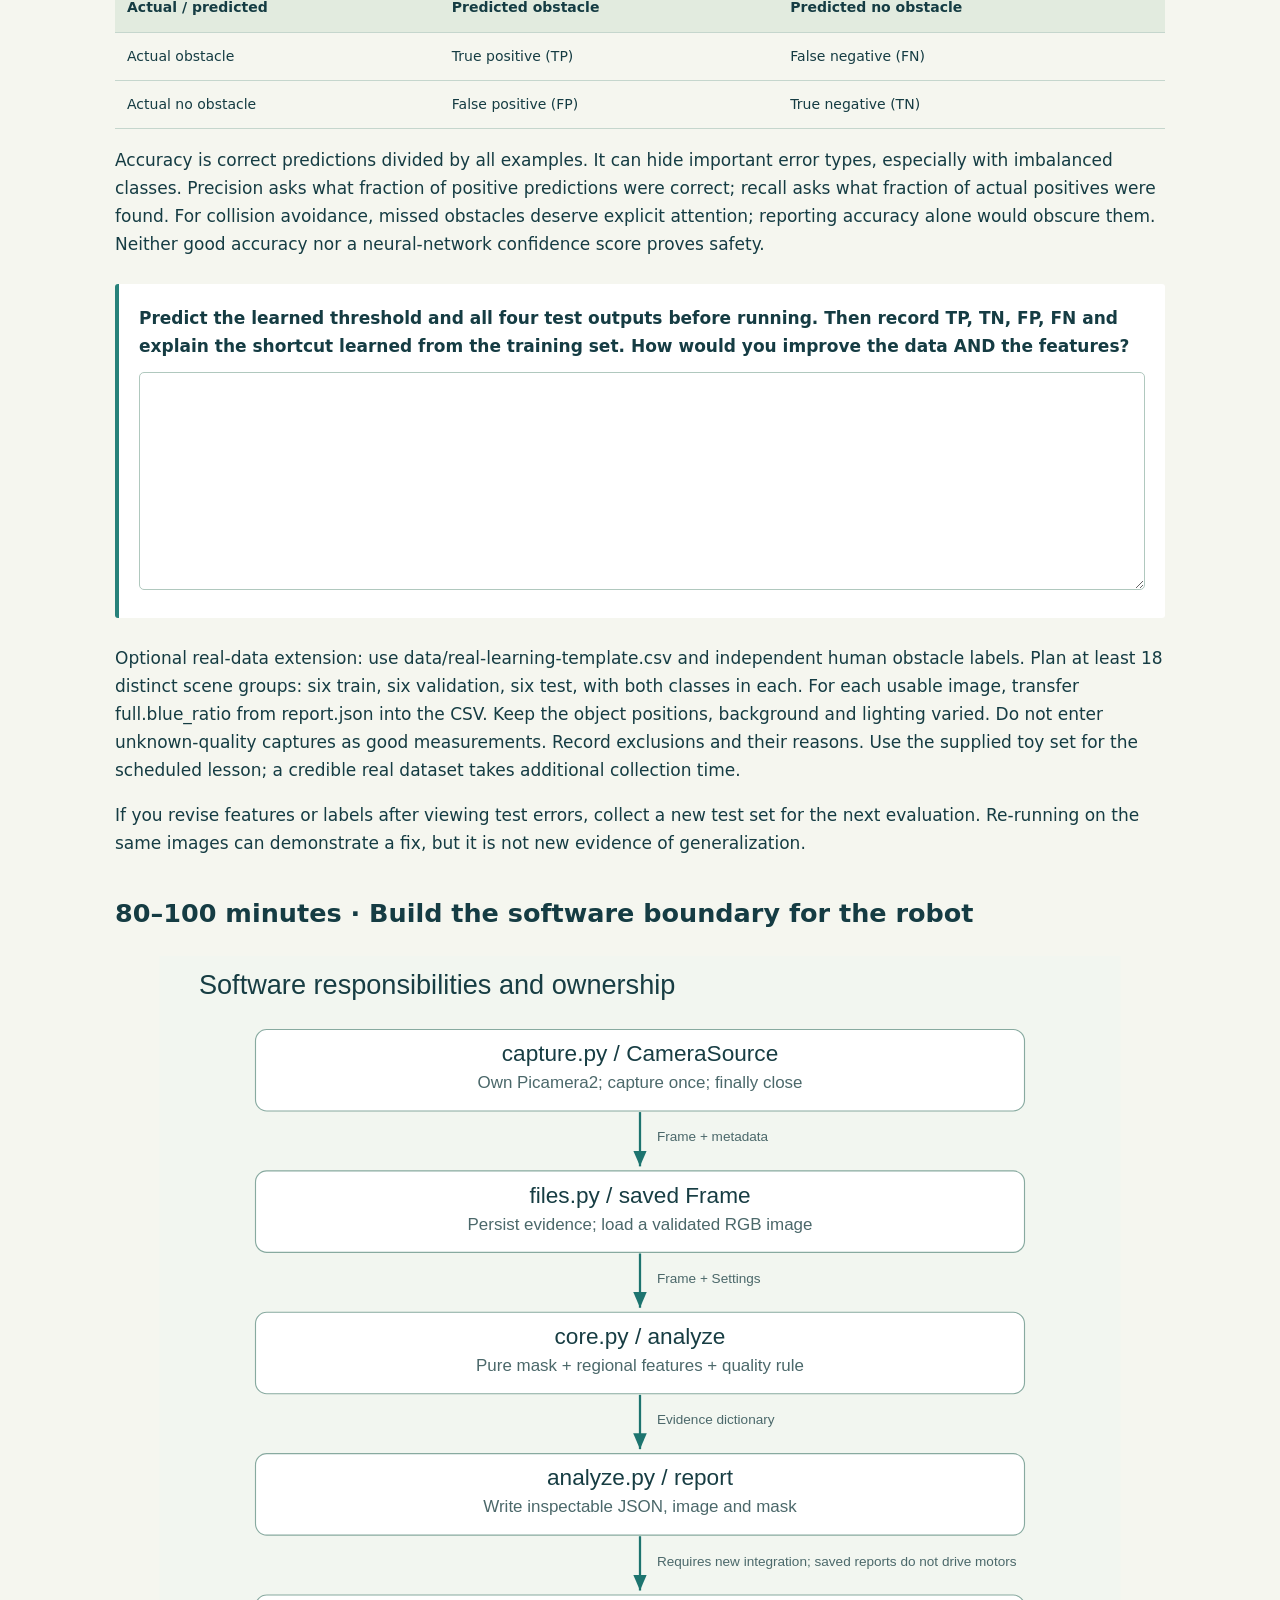
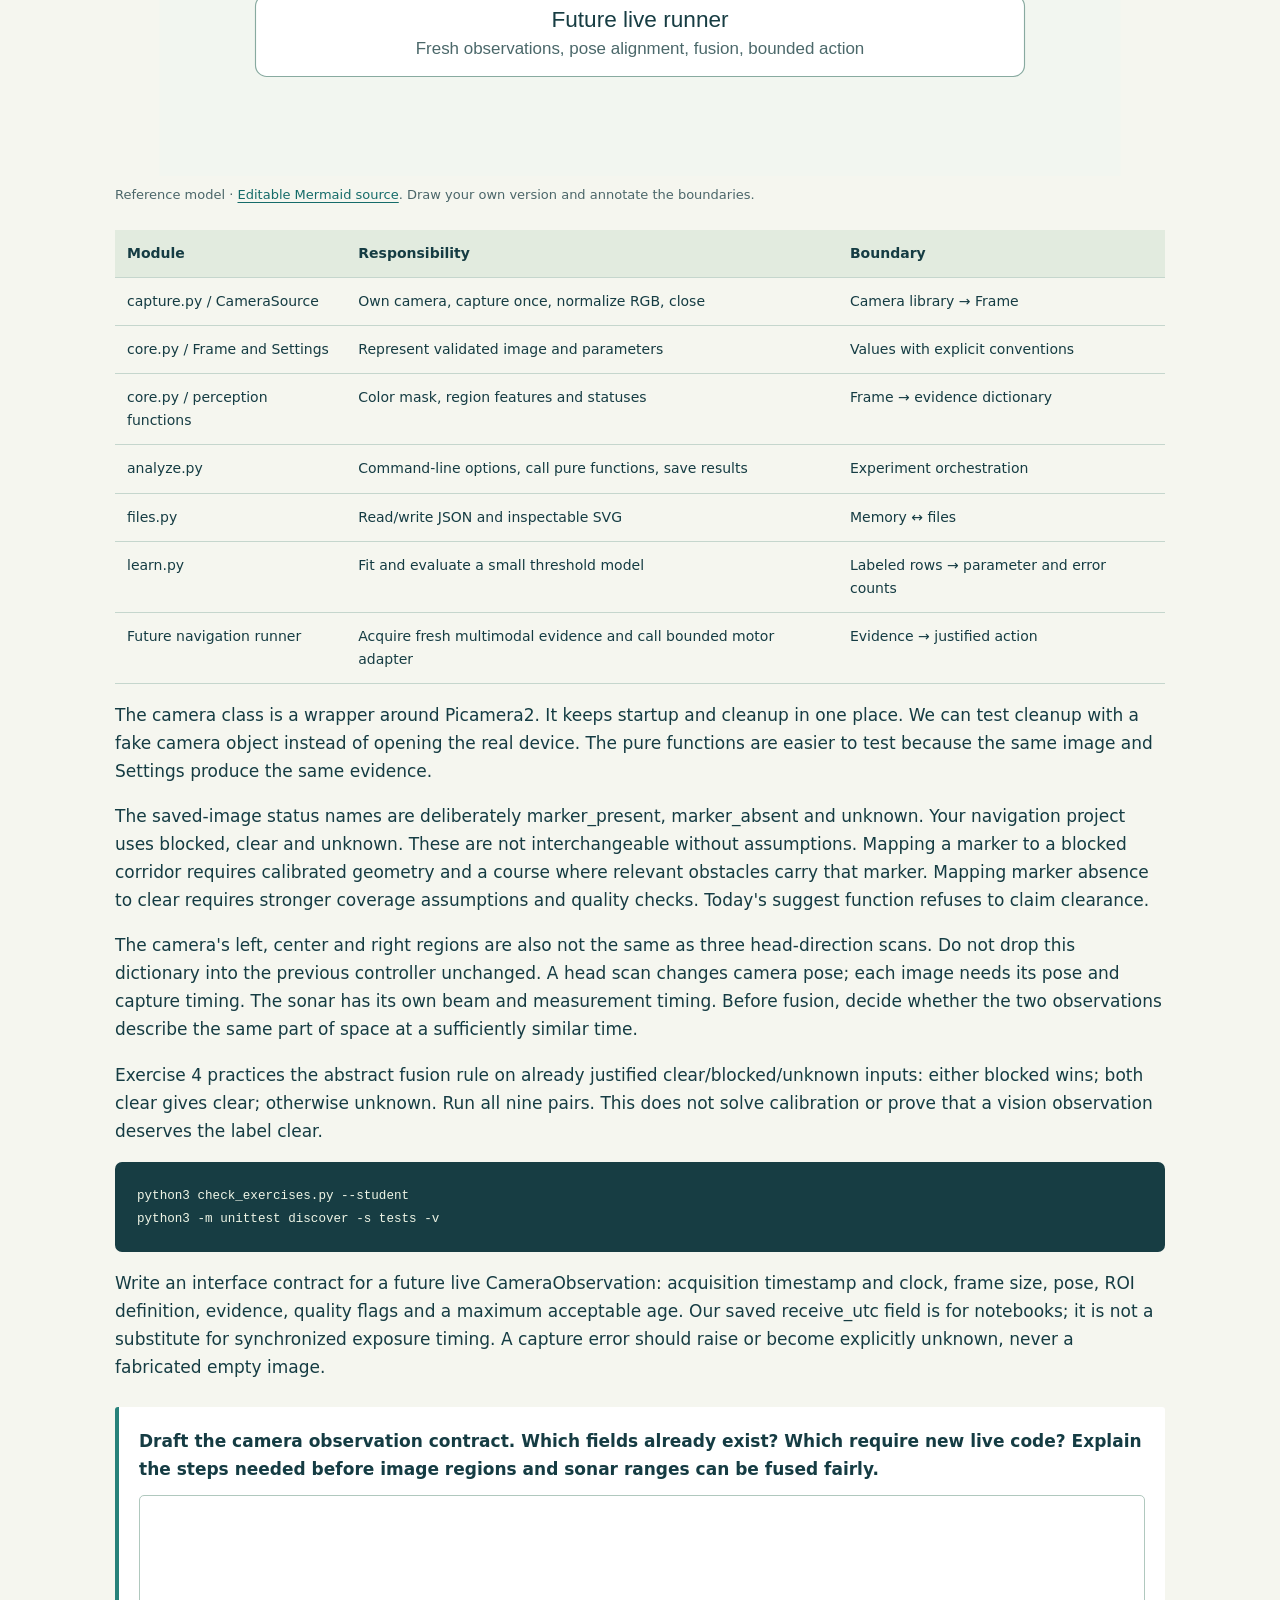
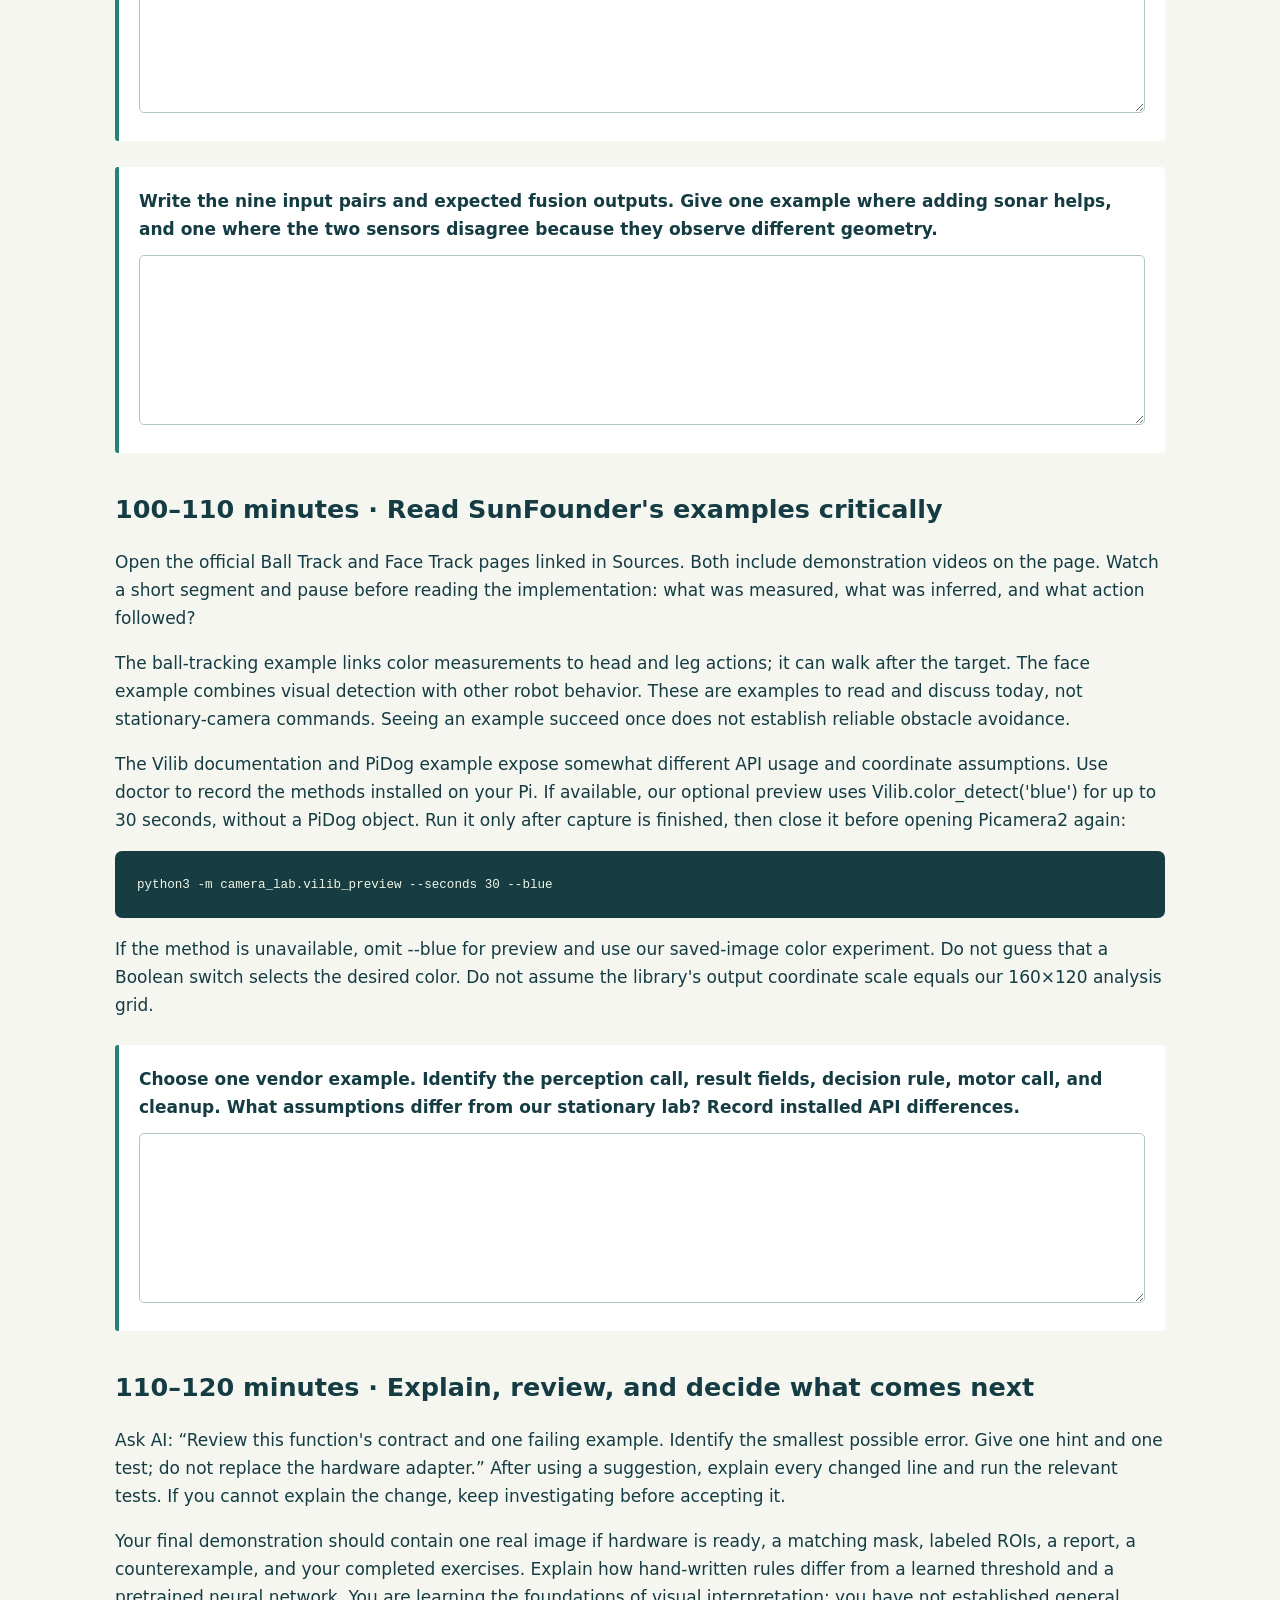
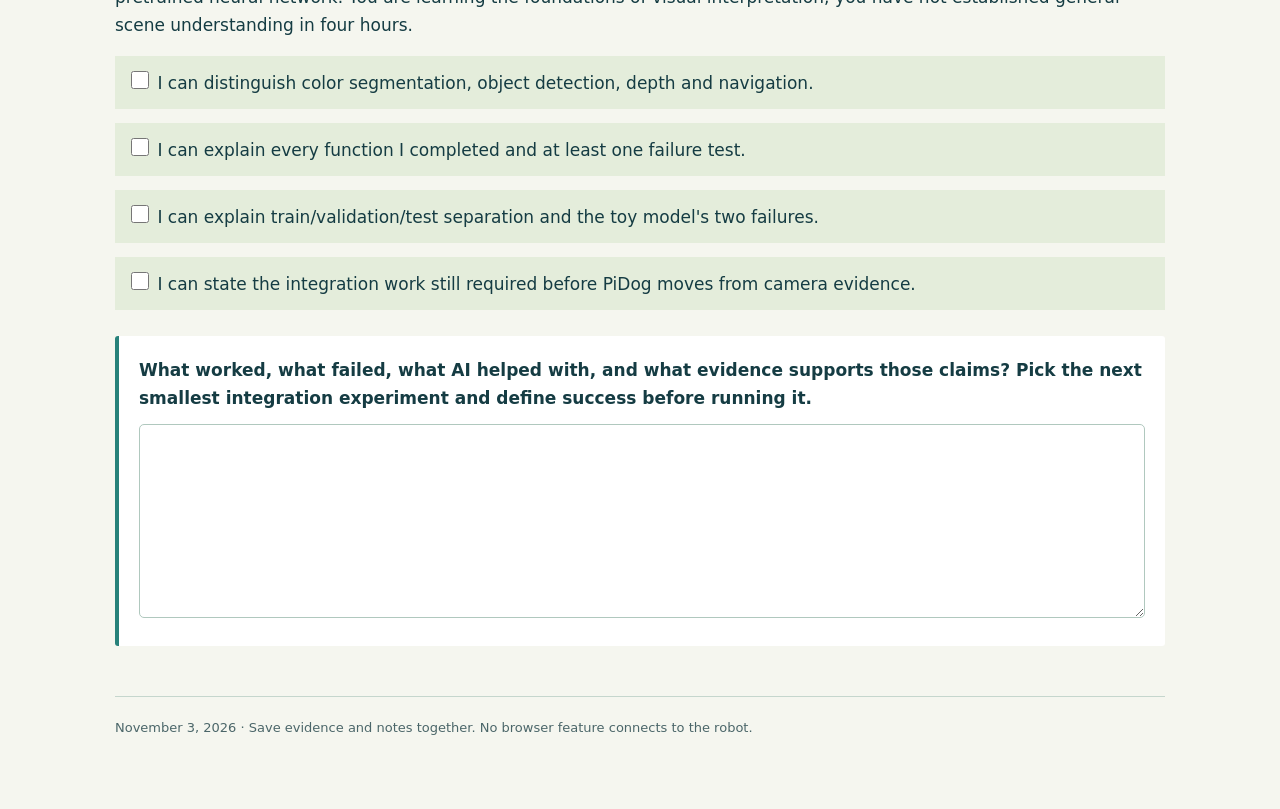
<file: camera-lab/docs/02-Session-Two.html>
<!doctype html><html lang="en"><head><meta charset="utf-8"><meta name="viewport" content="width=device-width, initial-scale=1"><title>Session 2 · From visual evidence to semantics and a pipeline</title><link rel="stylesheet" href="../style.css"></head><body data-notebook="02-Session-Two"><header><a href="../index.html">Jonathan · PiDog camera lab</a><span>OBSERVE · EXPLAIN · TEST</span></header><main><nav><a href="00-Quick-Start.html">00 Quick Start</a><a href="01-Session-One.html">01 Session One</a><a href="02-Session-Two.html">02 Session Two</a><a href="04-Glossary-and-Code-Map.html">04 Glossary and Code Map</a><a href="05-Experiment-Notebook.html">05 Experiment Notebook</a><a href="06-Sources.html">06 Sources</a><a href="07-Processing-to-Learned-Features.html">07 Processing to Learned Features</a></nav><div class="toolbar no-print"><button id="json">Export editable JSON</button><button id="markdown">Export notes</button><label>Restore backup <input type="file" accept=".json,application/json" id="restore"></label><button id="print">Print / PDF</button><p id="save-status" role="status">Notes stay in this browser. Export a copy after class.</p></div><h1>Session 2 · From visual evidence to semantics and a pipeline</h1>
<p><strong>Duration: 120 minutes, including a five-minute break.</strong> Bring session 1&#x27;s image, mask, measurements and counterexample. Today you will build a regional detector, test its limitations, learn what supervised learning changes, and design the camera interface for the obstacle project.</p>
<p>The core outcome is a camera perception pipeline you understand and can test. It reports evidence; it does not yet drive PiDog. A rule that finds a marker is useful, but it is not a complete navigator.</p>
<section class="note"><label for="s2_identity">Date, your strongest result from session 1, and one unresolved question.</label><textarea id="s2_identity" data-note rows="3"></textarea><div class="print-answer" style="min-height:4.5em"></div></section>
<h2>0–10 minutes · Retrieval challenge</h2>
<p>Without opening the glossary, define pixel, channel, ROI, mask, threshold, exposure and latency. Draw the camera pipeline from memory. Explain why a perfectly accurate blue detector can miss an obstacle. Now open your earlier diagram and make corrections in a different color or list the revisions below.</p>
<section class="note"><label for="s2_retrieve">My pipeline from memory; what I corrected; one important distinction between an image coordinate and a distance in the world.</label><textarea id="s2_retrieve" data-note rows="5"></textarea><div class="print-answer" style="min-height:7.5em"></div></section>
<h2>10–25 minutes · What do we mean by understanding an image?</h2>
<p><strong>Semantics</strong> concerns meaning: what a visible region represents, how entities relate, and what those interpretations imply for a task. We can break a broad claim like “the robot understands the room” into smaller, testable outputs.</p>
<div class="table-wrap"><table><thead><tr><th>Task</th><th>Example input/output</th><th>What it does not establish</th></tr></thead><tbody><tr><td>Color segmentation</td><td>RGB image → mask of blue pixels</td><td>Whether those pixels belong to a box, wall or painted floor</td></tr><tr><td>Image classification</td><td>Whole image → box-present label</td><td>Which pixels belong to the box or where it is</td></tr><tr><td>Object detection</td><td>Image → labels and bounding boxes</td><td>Accurate depth or every obstacle outside known classes</td></tr><tr><td>Semantic segmentation</td><td>Image → class label per pixel</td><td>Unique identities for separate objects of the same class</td></tr><tr><td>Instance segmentation</td><td>Image → separate masks for each object</td><td>Whether the robot can pass between them</td></tr><tr><td>Depth estimation</td><td>Image(s) → estimates of scene depth</td><td>Perfect metric distances or safe movement</td></tr><tr><td>Tracking</td><td>Frames → correspondences or object trajectories</td><td>Correct object identity through every occlusion</td></tr><tr><td>Navigation</td><td>Current evidence and goal → motion decisions</td><td>That a single image contains all required information</td></tr></tbody></table></div>
<figure><img src="../diagrams/semantics.svg" alt="semantics system diagram"><figcaption>Reference model · <a href="../diagrams/semantics.mmd">Editable Mermaid source</a>. Draw your own version and annotate the boundaries.</figcaption></figure>
<p>The labels we choose define the task. “Blue pixel,” “blue marker,” “box,” and “obstacle in PiDog&#x27;s swept path” are different labels. A box to the side might not obstruct the current movement. A low object might be dangerous even if a pretrained detector has no name for it. A poster of a box may look like a box without occupying the expected space.</p>
<p><strong>Model:</strong> a rule or parameterized mapping from inputs to outputs. <strong>Feature:</strong> a measured property supplied to a model, such as blue fraction, edge strength, apparent width or a learned representation. <strong>Representation:</strong> the form in which useful information is encoded. Our mask is a representation; a neural network&#x27;s intermediate arrays are also representations.</p>
<p>A supervised neural network learns parameters from input/label examples. During training, predictions are compared to labels using a loss; optimization adjusts parameters to reduce training loss. During inference, the learned parameters produce outputs for new inputs. Layers can combine local patterns into more complex representations, but that does not guarantee human-like meaning or correct behavior in a new room. We will actually run a much smaller learned model so every training decision is visible.</p>
<section class="note"><label for="s2_semantics">For each claim—blue region, box, near object, unsafe path—state what evidence we currently have and what additional evidence or model would be needed. Invent a scene that fools each overly broad claim.</label><textarea id="s2_semantics" data-note rows="7"></textarea><div class="print-answer" style="min-height:10.5em"></div></section>
<h2>25–45 minutes · Build the regional detector</h2>
<p>Read analyze in camera_lab/core.py. It creates one mask, then uses the same mask for three lower-image regions. For a 160×120 frame, the x boundaries are 0, 53, 106 and 160; the lower y range is 60 through 119. The last region is one pixel wider. Integer division and explicit boundaries avoid dropping pixels.</p>
<p>The result is a dictionary. Each region has a pixel count, area, fraction, mean value, status, bounding box and centroid. A dictionary groups named results. Frame and Settings are dataclasses: classes that package related values and generate routine initialization. Frame.pixel is a method because it uses the image stored in a particular Frame object. Settings is frozen to discourage changing a configuration halfway through a test.</p>
<p><strong>Bounding box:</strong> the smallest axis-aligned rectangle enclosing the selected pixels. Our implementation encloses all selected pixels in an ROI, not one separately identified object. Two disconnected blue patches can produce one large box spanning empty space. <strong>Centroid:</strong> average coordinate of the selected pixels; it can lie between disconnected patches. Neither is the object&#x27;s 3D center.</p>
<p>Look at the yellow ROI outlines and magenta mask bounding boxes in image.svg. The mask image itself stays binary. Move your blue target between image left, center and right, capturing and analyzing three new images. Maintain camera pose and lighting. Predict which region&#x27;s fraction rises. A target can cross a region boundary, so two regions may both match.</p>
<pre><code>python3 -m camera_lab.capture --out captures/blue-left-02
python3 -m camera_lab.analyze captures/blue-left-02/frame.json --out results/blue-left-02</code></pre>
<p>Repeat with unique center and right folder names. If camera access is unavailable, compare data/blue-left.json, blue-center.json and blue-wall.json. The wall fixture has blue only in the upper part: the full frame reports a marker, while the lower regions do not. This demonstrates how ROI selection changes the task.</p>
<p>Exercise 3: implement marker_status in exercises/student.py. Test dark-but-blue, exactly-on-threshold, and just-below-threshold cases. A dark region must return unknown before a fraction threshold is considered. The preconditions assume ratio and mean value are valid fractions; Settings and Frame validate the production inputs elsewhere.</p>
<section class="note"><label for="s2_regions">Draw the ROIs, record three filenames and region fractions, and explain the bounding box convention. What happens if two separate blue objects enter one ROI? What would connected-component labeling add?</label><textarea id="s2_regions" data-note rows="7"></textarea><div class="print-answer" style="min-height:10.5em"></div></section>
<h2>45–55 minutes · Perturb one variable and diagnose</h2>
<p>Choose one experiment below. Use the other as a fast fixture demonstration or extension. For each, write your prediction before looking at the output.</p>
<p><strong>Lighting test:</strong> photograph the same object and pose in ordinary room light, dimmer light, and with a shadow across it. Keep the ruler distance fixed. Do not shine a powerful light into the sensor. Record mean value, blue fraction and status. The camera&#x27;s automatic settings may compensate, so record actual output instead of assuming dimmer room light always produces lower values.</p>
<p><strong>Distractor test:</strong> add blue paper flat on the floor, or put a blue patch on a background surface. Ask whether the selected pixels belong to the obstacle you meant. Keep the real obstacle in place while changing its visible color, then observe whether your detector&#x27;s answer changes.</p>
<p>This is error analysis. First locate the failed stage: bad capture, wrong color order, poor color rule, wrong ROI, incorrect task label, or a policy that overclaims. Making the threshold more permissive can recover missed blue pixels while also increasing false positives. It cannot recover all non-blue obstacles from a blue-only feature.</p>
<section class="note"><label for="s2_perturb">Experiment question; fixed variables; changed variable; filenames; predicted vs observed result; failed stage; next test.</label><textarea id="s2_perturb" data-note rows="7"></textarea><div class="print-answer" style="min-height:10.5em"></div></section>
<h2>55–60 minutes · Break and export</h2>
<p>Export your notes. Keep your test image list separate from tuning images. If you repeatedly inspect the final test set while choosing thresholds, it is no longer a clean test of unseen conditions.</p>
<h2>60–80 minutes · Train a tiny model and expose its shortcut</h2>
<p>In session 1 we hand-selected .08. Now a program will choose a threshold from labeled training examples. This is a simple supervised learning exercise: the parameter is a single number; the feature is blue area fraction; the target is obstacle presence. It is not deep learning and does not train a general object detector.</p>
<p>A training example combines measured features with a label supplied independently. Training examples fit parameters. Validation examples help assess choices during development. Test examples are held aside for a final evaluation after choices are frozen. Group photographs of the same scene together: adjacent frames of one setup should not be scattered across all three splits.</p>
<p>Open data/TOY-learning.csv. Every row is synthetic and clearly labeled as such. The four training fractions are 0.00, 0.02, 0.20 and 0.35; the first two are labeled no obstacle, the last two obstacle. The code considers midpoint thresholds plus endpoints, counts training errors, and breaks ties by choosing the larger threshold. Fit_threshold receives training rows only.</p>
<p>Predict a threshold separating the training groups. Predict what happens to a red obstacle with blue fraction 0 and a harmless blue floor marking with fraction .30. Then run:</p>
<pre><code>python3 -m camera_lab.learn data/TOY-learning.csv</code></pre>
<p>Record the learned threshold and each split’s accuracy from your run. Inspect the red-obstacle and blue-floor-marking cases: which errors occur, and why? These synthetic results are not measured performance of PiDog.</p>
<div class="table-wrap"><table><thead><tr><th>Actual / predicted</th><th>Predicted obstacle</th><th>Predicted no obstacle</th></tr></thead><tbody><tr><td>Actual obstacle</td><td>True positive (TP)</td><td>False negative (FN)</td></tr><tr><td>Actual no obstacle</td><td>False positive (FP)</td><td>True negative (TN)</td></tr></tbody></table></div>
<p>Accuracy is correct predictions divided by all examples. It can hide important error types, especially with imbalanced classes. Precision asks what fraction of positive predictions were correct; recall asks what fraction of actual positives were found. For collision avoidance, missed obstacles deserve explicit attention; reporting accuracy alone would obscure them. Neither good accuracy nor a neural-network confidence score proves safety.</p>
<section class="note"><label for="s2_learning">Predict the learned threshold and all four test outputs before running. Then record TP, TN, FP, FN and explain the shortcut learned from the training set. How would you improve the data AND the features?</label><textarea id="s2_learning" data-note rows="8"></textarea><div class="print-answer" style="min-height:12.0em"></div></section>
<p>Optional real-data extension: use data/real-learning-template.csv and independent human obstacle labels. Plan at least 18 distinct scene groups: six train, six validation, six test, with both classes in each. For each usable image, transfer full.blue_ratio from report.json into the CSV. Keep the object positions, background and lighting varied. Do not enter unknown-quality captures as good measurements. Record exclusions and their reasons. Use the supplied toy set for the scheduled lesson; a credible real dataset takes additional collection time.</p>
<p>If you revise features or labels after viewing test errors, collect a new test set for the next evaluation. Re-running on the same images can demonstrate a fix, but it is not new evidence of generalization.</p>
<h2>80–100 minutes · Build the software boundary for the robot</h2>
<figure><img src="../diagrams/architecture.svg" alt="architecture system diagram"><figcaption>Reference model · <a href="../diagrams/architecture.mmd">Editable Mermaid source</a>. Draw your own version and annotate the boundaries.</figcaption></figure>
<div class="table-wrap"><table><thead><tr><th>Module</th><th>Responsibility</th><th>Boundary</th></tr></thead><tbody><tr><td>capture.py / CameraSource</td><td>Own camera, capture once, normalize RGB, close</td><td>Camera library → Frame</td></tr><tr><td>core.py / Frame and Settings</td><td>Represent validated image and parameters</td><td>Values with explicit conventions</td></tr><tr><td>core.py / perception functions</td><td>Color mask, region features and statuses</td><td>Frame → evidence dictionary</td></tr><tr><td>analyze.py</td><td>Command-line options, call pure functions, save results</td><td>Experiment orchestration</td></tr><tr><td>files.py</td><td>Read/write JSON and inspectable SVG</td><td>Memory ↔ files</td></tr><tr><td>learn.py</td><td>Fit and evaluate a small threshold model</td><td>Labeled rows → parameter and error counts</td></tr><tr><td>Future navigation runner</td><td>Acquire fresh multimodal evidence and call bounded motor adapter</td><td>Evidence → justified action</td></tr></tbody></table></div>
<p>The camera class is a wrapper around Picamera2. It keeps startup and cleanup in one place. We can test cleanup with a fake camera object instead of opening the real device. The pure functions are easier to test because the same image and Settings produce the same evidence.</p>
<p>The saved-image status names are deliberately marker_present, marker_absent and unknown. Your navigation project uses blocked, clear and unknown. These are not interchangeable without assumptions. Mapping a marker to a blocked corridor requires calibrated geometry and a course where relevant obstacles carry that marker. Mapping marker absence to clear requires stronger coverage assumptions and quality checks. Today&#x27;s suggest function refuses to claim clearance.</p>
<p>The camera&#x27;s left, center and right regions are also not the same as three head-direction scans. Do not drop this dictionary into the previous controller unchanged. A head scan changes camera pose; each image needs its pose and capture timing. The sonar has its own beam and measurement timing. Before fusion, decide whether the two observations describe the same part of space at a sufficiently similar time.</p>
<p>Exercise 4 practices the abstract fusion rule on already justified clear/blocked/unknown inputs: either blocked wins; both clear gives clear; otherwise unknown. Run all nine pairs. This does not solve calibration or prove that a vision observation deserves the label clear.</p>
<pre><code>python3 check_exercises.py --student
python3 -m unittest discover -s tests -v</code></pre>
<p>Write an interface contract for a future live CameraObservation: acquisition timestamp and clock, frame size, pose, ROI definition, evidence, quality flags and a maximum acceptable age. Our saved receive_utc field is for notebooks; it is not a substitute for synchronized exposure timing. A capture error should raise or become explicitly unknown, never a fabricated empty image.</p>
<section class="note"><label for="s2_interface">Draft the camera observation contract. Which fields already exist? Which require new live code? Explain the steps needed before image regions and sonar ranges can be fused fairly.</label><textarea id="s2_interface" data-note rows="8"></textarea><div class="print-answer" style="min-height:12.0em"></div></section>
<section class="note"><label for="s2_fusion">Write the nine input pairs and expected fusion outputs. Give one example where adding sonar helps, and one where the two sensors disagree because they observe different geometry.</label><textarea id="s2_fusion" data-note rows="6"></textarea><div class="print-answer" style="min-height:9.0em"></div></section>
<h2>100–110 minutes · Read SunFounder&#x27;s examples critically</h2>
<p>Open the official Ball Track and Face Track pages linked in Sources. Both include demonstration videos on the page. Watch a short segment and pause before reading the implementation: what was measured, what was inferred, and what action followed?</p>
<p>The ball-tracking example links color measurements to head and leg actions; it can walk after the target. The face example combines visual detection with other robot behavior. These are examples to read and discuss today, not stationary-camera commands. Seeing an example succeed once does not establish reliable obstacle avoidance.</p>
<p>The Vilib documentation and PiDog example expose somewhat different API usage and coordinate assumptions. Use doctor to record the methods installed on your Pi. If available, our optional preview uses Vilib.color_detect(&#x27;blue&#x27;) for up to 30 seconds, without a PiDog object. Run it only after capture is finished, then close it before opening Picamera2 again:</p>
<pre><code>python3 -m camera_lab.vilib_preview --seconds 30 --blue</code></pre>
<p>If the method is unavailable, omit --blue for preview and use our saved-image color experiment. Do not guess that a Boolean switch selects the desired color. Do not assume the library&#x27;s output coordinate scale equals our 160×120 analysis grid.</p>
<section class="note"><label for="s2_vendor">Choose one vendor example. Identify the perception call, result fields, decision rule, motor call, and cleanup. What assumptions differ from our stationary lab? Record installed API differences.</label><textarea id="s2_vendor" data-note rows="6"></textarea><div class="print-answer" style="min-height:9.0em"></div></section>
<h2>110–120 minutes · Explain, review, and decide what comes next</h2>
<p>Ask AI: “Review this function&#x27;s contract and one failing example. Identify the smallest possible error. Give one hint and one test; do not replace the hardware adapter.” After using a suggestion, explain every changed line and run the relevant tests. If you cannot explain the change, keep investigating before accepting it.</p>
<p>Your final demonstration should contain one real image if hardware is ready, a matching mask, labeled ROIs, a report, a counterexample, and your completed exercises. Explain how hand-written rules differ from a learned threshold and a pretrained neural network. You are learning the foundations of visual interpretation; you have not established general scene understanding in four hours.</p>
<label class="check"><input type="checkbox" data-check="s2_done1"> I can distinguish color segmentation, object detection, depth and navigation.</label>
<label class="check"><input type="checkbox" data-check="s2_done2"> I can explain every function I completed and at least one failure test.</label>
<label class="check"><input type="checkbox" data-check="s2_done3"> I can explain train/validation/test separation and the toy model&#x27;s two failures.</label>
<label class="check"><input type="checkbox" data-check="s2_done4"> I can state the integration work still required before PiDog moves from camera evidence.</label>
<section class="note"><label for="s2_final">What worked, what failed, what AI helped with, and what evidence supports those claims? Pick the next smallest integration experiment and define success before running it.</label><textarea id="s2_final" data-note rows="7"></textarea><div class="print-answer" style="min-height:10.5em"></div></section><footer>November 3, 2026 · Save evidence and notes together. No browser feature connects to the robot.</footer></main><script src="../browser-core.js"></script><script src="../notebook.js"></script></body></html>
</file>
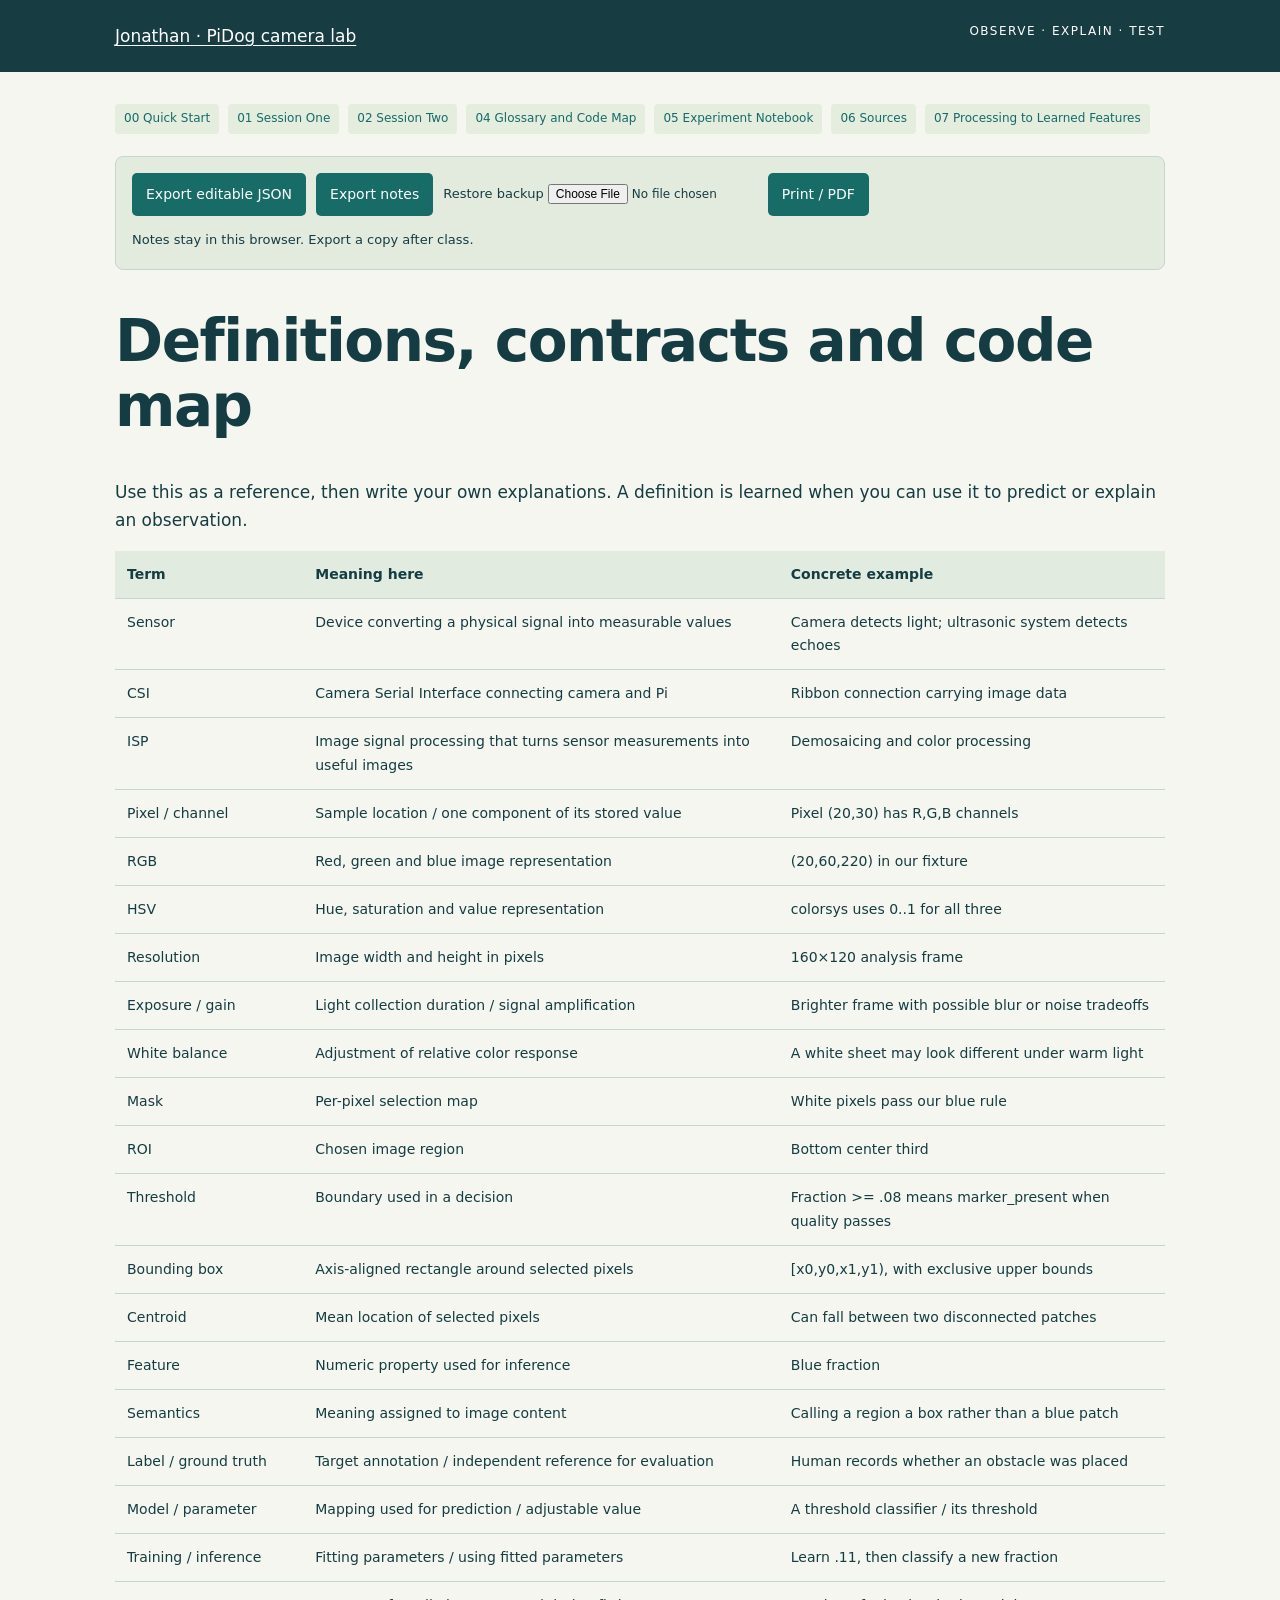
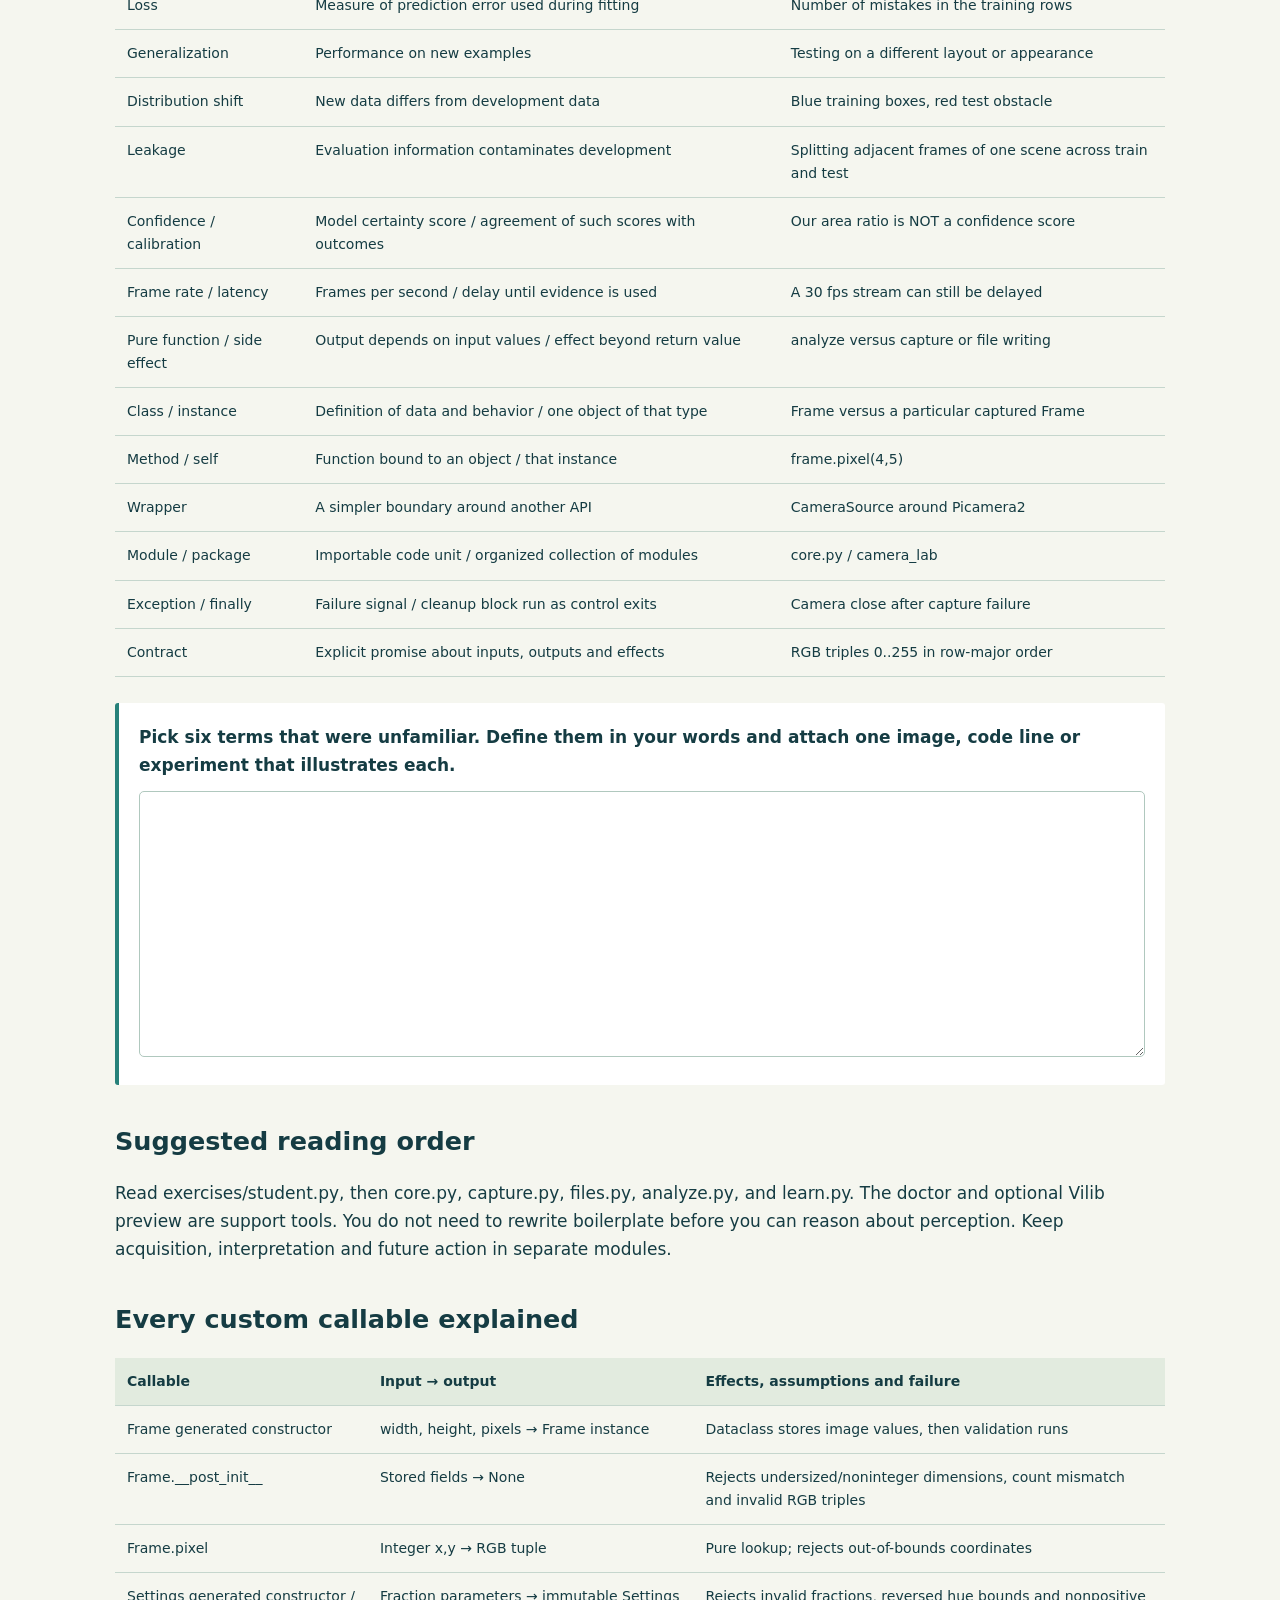
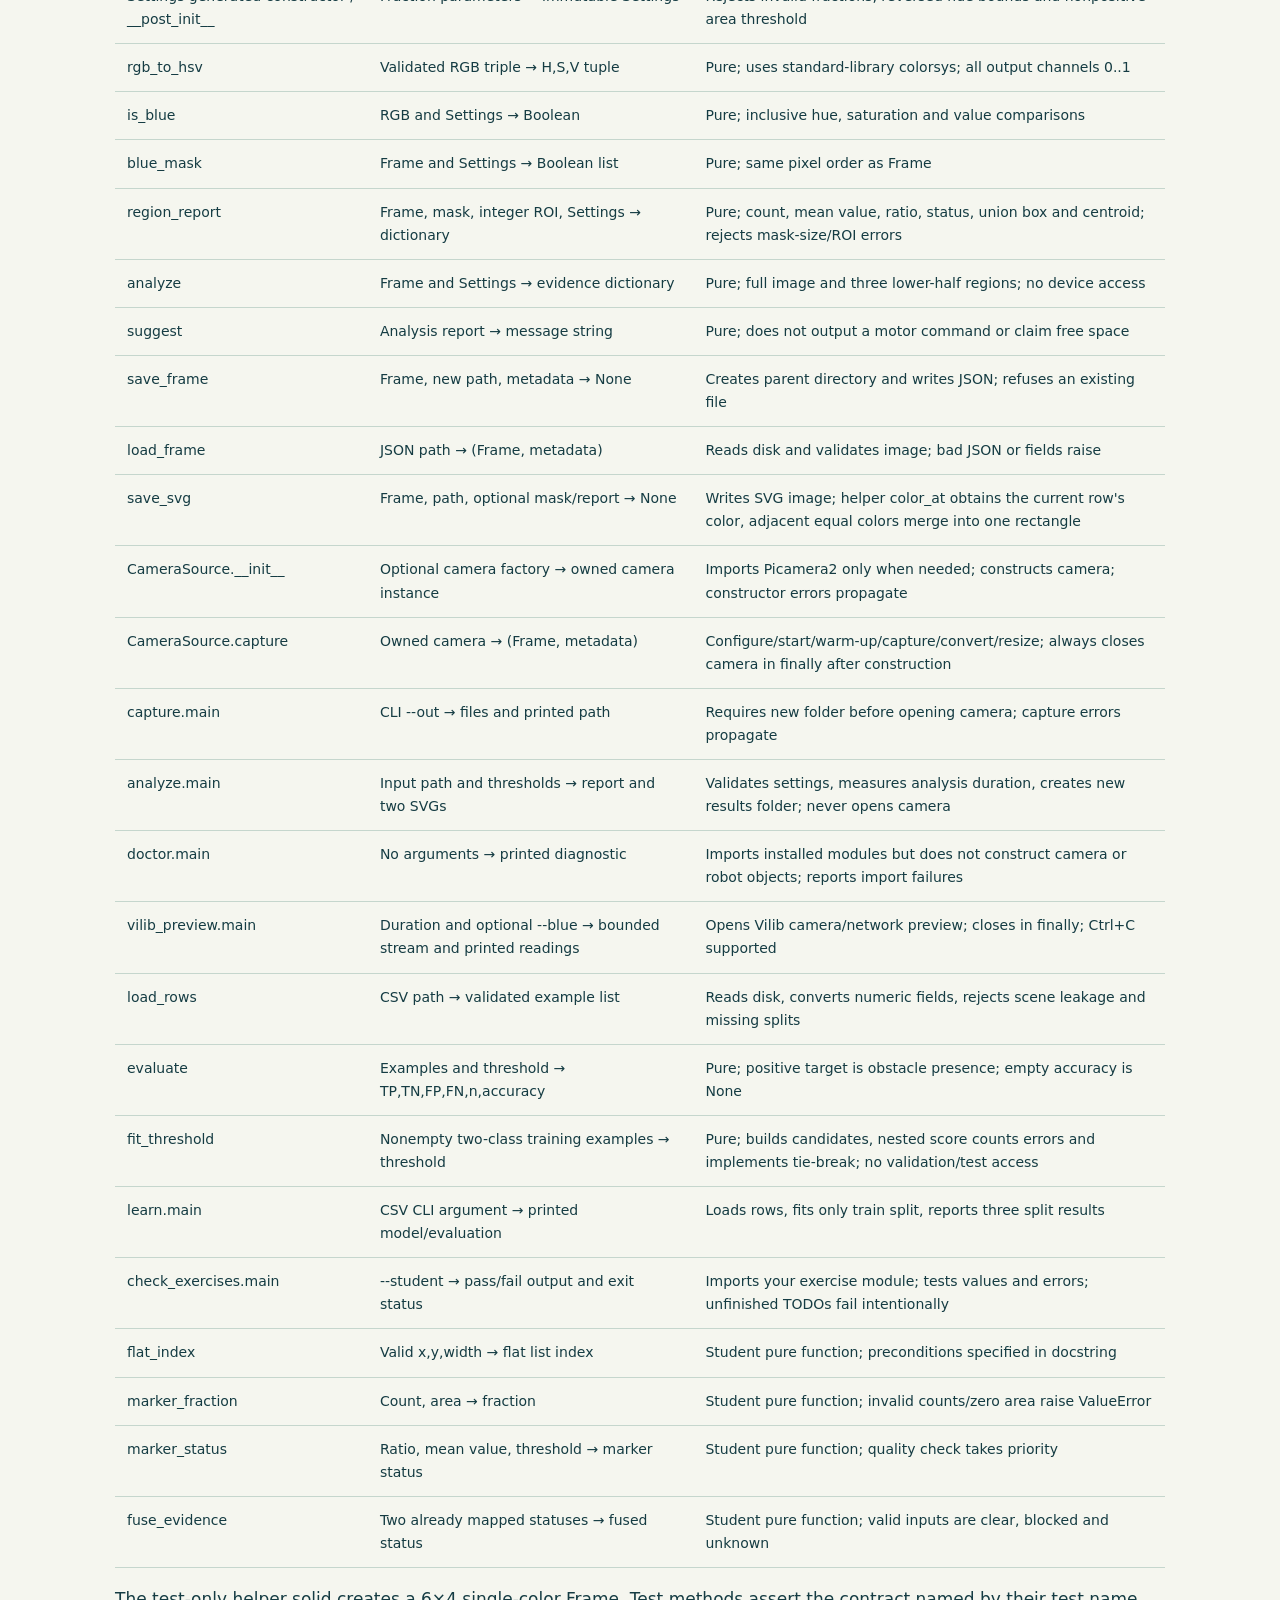
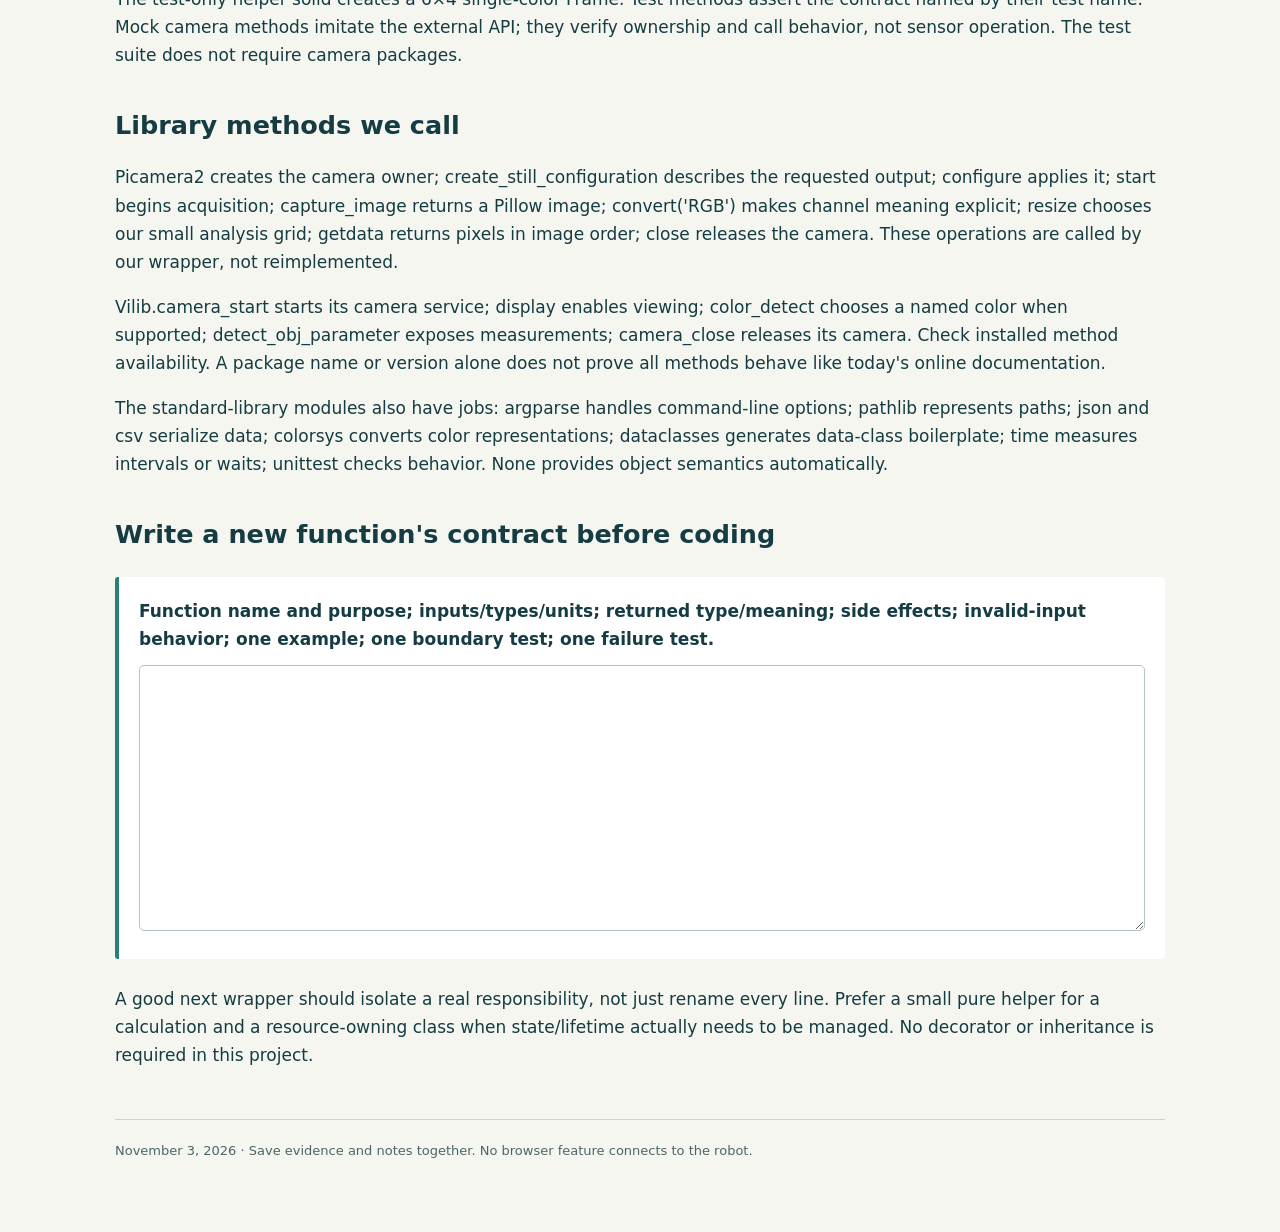
<file: camera-lab/docs/04-Glossary-and-Code-Map.html>
<!doctype html><html lang="en"><head><meta charset="utf-8"><meta name="viewport" content="width=device-width, initial-scale=1"><title>Definitions, contracts and code map</title><link rel="stylesheet" href="../style.css"></head><body data-notebook="04-Glossary-and-Code-Map"><header><a href="../index.html">Jonathan · PiDog camera lab</a><span>OBSERVE · EXPLAIN · TEST</span></header><main><nav><a href="00-Quick-Start.html">00 Quick Start</a><a href="01-Session-One.html">01 Session One</a><a href="02-Session-Two.html">02 Session Two</a><a href="04-Glossary-and-Code-Map.html">04 Glossary and Code Map</a><a href="05-Experiment-Notebook.html">05 Experiment Notebook</a><a href="06-Sources.html">06 Sources</a><a href="07-Processing-to-Learned-Features.html">07 Processing to Learned Features</a></nav><div class="toolbar no-print"><button id="json">Export editable JSON</button><button id="markdown">Export notes</button><label>Restore backup <input type="file" accept=".json,application/json" id="restore"></label><button id="print">Print / PDF</button><p id="save-status" role="status">Notes stay in this browser. Export a copy after class.</p></div><h1>Definitions, contracts and code map</h1>
<p>Use this as a reference, then write your own explanations. A definition is learned when you can use it to predict or explain an observation.</p>
<div class="table-wrap"><table><thead><tr><th>Term</th><th>Meaning here</th><th>Concrete example</th></tr></thead><tbody><tr><td>Sensor</td><td>Device converting a physical signal into measurable values</td><td>Camera detects light; ultrasonic system detects echoes</td></tr><tr><td>CSI</td><td>Camera Serial Interface connecting camera and Pi</td><td>Ribbon connection carrying image data</td></tr><tr><td>ISP</td><td>Image signal processing that turns sensor measurements into useful images</td><td>Demosaicing and color processing</td></tr><tr><td>Pixel / channel</td><td>Sample location / one component of its stored value</td><td>Pixel (20,30) has R,G,B channels</td></tr><tr><td>RGB</td><td>Red, green and blue image representation</td><td>(20,60,220) in our fixture</td></tr><tr><td>HSV</td><td>Hue, saturation and value representation</td><td>colorsys uses 0..1 for all three</td></tr><tr><td>Resolution</td><td>Image width and height in pixels</td><td>160×120 analysis frame</td></tr><tr><td>Exposure / gain</td><td>Light collection duration / signal amplification</td><td>Brighter frame with possible blur or noise tradeoffs</td></tr><tr><td>White balance</td><td>Adjustment of relative color response</td><td>A white sheet may look different under warm light</td></tr><tr><td>Mask</td><td>Per-pixel selection map</td><td>White pixels pass our blue rule</td></tr><tr><td>ROI</td><td>Chosen image region</td><td>Bottom center third</td></tr><tr><td>Threshold</td><td>Boundary used in a decision</td><td>Fraction &gt;= .08 means marker_present when quality passes</td></tr><tr><td>Bounding box</td><td>Axis-aligned rectangle around selected pixels</td><td>[x0,y0,x1,y1), with exclusive upper bounds</td></tr><tr><td>Centroid</td><td>Mean location of selected pixels</td><td>Can fall between two disconnected patches</td></tr><tr><td>Feature</td><td>Numeric property used for inference</td><td>Blue fraction</td></tr><tr><td>Semantics</td><td>Meaning assigned to image content</td><td>Calling a region a box rather than a blue patch</td></tr><tr><td>Label / ground truth</td><td>Target annotation / independent reference for evaluation</td><td>Human records whether an obstacle was placed</td></tr><tr><td>Model / parameter</td><td>Mapping used for prediction / adjustable value</td><td>A threshold classifier / its threshold</td></tr><tr><td>Training / inference</td><td>Fitting parameters / using fitted parameters</td><td>Learn .11, then classify a new fraction</td></tr><tr><td>Loss</td><td>Measure of prediction error used during fitting</td><td>Number of mistakes in the training rows</td></tr><tr><td>Generalization</td><td>Performance on new examples</td><td>Testing on a different layout or appearance</td></tr><tr><td>Distribution shift</td><td>New data differs from development data</td><td>Blue training boxes, red test obstacle</td></tr><tr><td>Leakage</td><td>Evaluation information contaminates development</td><td>Splitting adjacent frames of one scene across train and test</td></tr><tr><td>Confidence / calibration</td><td>Model certainty score / agreement of such scores with outcomes</td><td>Our area ratio is NOT a confidence score</td></tr><tr><td>Frame rate / latency</td><td>Frames per second / delay until evidence is used</td><td>A 30 fps stream can still be delayed</td></tr><tr><td>Pure function / side effect</td><td>Output depends on input values / effect beyond return value</td><td>analyze versus capture or file writing</td></tr><tr><td>Class / instance</td><td>Definition of data and behavior / one object of that type</td><td>Frame versus a particular captured Frame</td></tr><tr><td>Method / self</td><td>Function bound to an object / that instance</td><td>frame.pixel(4,5)</td></tr><tr><td>Wrapper</td><td>A simpler boundary around another API</td><td>CameraSource around Picamera2</td></tr><tr><td>Module / package</td><td>Importable code unit / organized collection of modules</td><td>core.py / camera_lab</td></tr><tr><td>Exception / finally</td><td>Failure signal / cleanup block run as control exits</td><td>Camera close after capture failure</td></tr><tr><td>Contract</td><td>Explicit promise about inputs, outputs and effects</td><td>RGB triples 0..255 in row-major order</td></tr></tbody></table></div>
<section class="note"><label for="glossary_own">Pick six terms that were unfamiliar. Define them in your words and attach one image, code line or experiment that illustrates each.</label><textarea id="glossary_own" data-note rows="10"></textarea><div class="print-answer" style="min-height:15.0em"></div></section>
<h2>Suggested reading order</h2>
<p>Read exercises/student.py, then core.py, capture.py, files.py, analyze.py, and learn.py. The doctor and optional Vilib preview are support tools. You do not need to rewrite boilerplate before you can reason about perception. Keep acquisition, interpretation and future action in separate modules.</p>
<h2>Every custom callable explained</h2>
<div class="table-wrap"><table><thead><tr><th>Callable</th><th>Input → output</th><th>Effects, assumptions and failure</th></tr></thead><tbody><tr><td>Frame generated constructor</td><td>width, height, pixels → Frame instance</td><td>Dataclass stores image values, then validation runs</td></tr><tr><td>Frame.__post_init__</td><td>Stored fields → None</td><td>Rejects undersized/noninteger dimensions, count mismatch and invalid RGB triples</td></tr><tr><td>Frame.pixel</td><td>Integer x,y → RGB tuple</td><td>Pure lookup; rejects out-of-bounds coordinates</td></tr><tr><td>Settings generated constructor / __post_init__</td><td>Fraction parameters → immutable Settings</td><td>Rejects invalid fractions, reversed hue bounds and nonpositive area threshold</td></tr><tr><td>rgb_to_hsv</td><td>Validated RGB triple → H,S,V tuple</td><td>Pure; uses standard-library colorsys; all output channels 0..1</td></tr><tr><td>is_blue</td><td>RGB and Settings → Boolean</td><td>Pure; inclusive hue, saturation and value comparisons</td></tr><tr><td>blue_mask</td><td>Frame and Settings → Boolean list</td><td>Pure; same pixel order as Frame</td></tr><tr><td>region_report</td><td>Frame, mask, integer ROI, Settings → dictionary</td><td>Pure; count, mean value, ratio, status, union box and centroid; rejects mask-size/ROI errors</td></tr><tr><td>analyze</td><td>Frame and Settings → evidence dictionary</td><td>Pure; full image and three lower-half regions; no device access</td></tr><tr><td>suggest</td><td>Analysis report → message string</td><td>Pure; does not output a motor command or claim free space</td></tr><tr><td>save_frame</td><td>Frame, new path, metadata → None</td><td>Creates parent directory and writes JSON; refuses an existing file</td></tr><tr><td>load_frame</td><td>JSON path → (Frame, metadata)</td><td>Reads disk and validates image; bad JSON or fields raise</td></tr><tr><td>save_svg</td><td>Frame, path, optional mask/report → None</td><td>Writes SVG image; helper color_at obtains the current row&#x27;s color, adjacent equal colors merge into one rectangle</td></tr><tr><td>CameraSource.__init__</td><td>Optional camera factory → owned camera instance</td><td>Imports Picamera2 only when needed; constructs camera; constructor errors propagate</td></tr><tr><td>CameraSource.capture</td><td>Owned camera → (Frame, metadata)</td><td>Configure/start/warm-up/capture/convert/resize; always closes camera in finally after construction</td></tr><tr><td>capture.main</td><td>CLI --out → files and printed path</td><td>Requires new folder before opening camera; capture errors propagate</td></tr><tr><td>analyze.main</td><td>Input path and thresholds → report and two SVGs</td><td>Validates settings, measures analysis duration, creates new results folder; never opens camera</td></tr><tr><td>doctor.main</td><td>No arguments → printed diagnostic</td><td>Imports installed modules but does not construct camera or robot objects; reports import failures</td></tr><tr><td>vilib_preview.main</td><td>Duration and optional --blue → bounded stream and printed readings</td><td>Opens Vilib camera/network preview; closes in finally; Ctrl+C supported</td></tr><tr><td>load_rows</td><td>CSV path → validated example list</td><td>Reads disk, converts numeric fields, rejects scene leakage and missing splits</td></tr><tr><td>evaluate</td><td>Examples and threshold → TP,TN,FP,FN,n,accuracy</td><td>Pure; positive target is obstacle presence; empty accuracy is None</td></tr><tr><td>fit_threshold</td><td>Nonempty two-class training examples → threshold</td><td>Pure; builds candidates, nested score counts errors and implements tie-break; no validation/test access</td></tr><tr><td>learn.main</td><td>CSV CLI argument → printed model/evaluation</td><td>Loads rows, fits only train split, reports three split results</td></tr><tr><td>check_exercises.main</td><td>--student → pass/fail output and exit status</td><td>Imports your exercise module; tests values and errors; unfinished TODOs fail intentionally</td></tr><tr><td>flat_index</td><td>Valid x,y,width → flat list index</td><td>Student pure function; preconditions specified in docstring</td></tr><tr><td>marker_fraction</td><td>Count, area → fraction</td><td>Student pure function; invalid counts/zero area raise ValueError</td></tr><tr><td>marker_status</td><td>Ratio, mean value, threshold → marker status</td><td>Student pure function; quality check takes priority</td></tr><tr><td>fuse_evidence</td><td>Two already mapped statuses → fused status</td><td>Student pure function; valid inputs are clear, blocked and unknown</td></tr></tbody></table></div>
<p>The test-only helper solid creates a 6×4 single-color Frame. Test methods assert the contract named by their test name. Mock camera methods imitate the external API; they verify ownership and call behavior, not sensor operation. The test suite does not require camera packages.</p>
<h2>Library methods we call</h2>
<p>Picamera2 creates the camera owner; create_still_configuration describes the requested output; configure applies it; start begins acquisition; capture_image returns a Pillow image; convert(&#x27;RGB&#x27;) makes channel meaning explicit; resize chooses our small analysis grid; getdata returns pixels in image order; close releases the camera. These operations are called by our wrapper, not reimplemented.</p>
<p>Vilib.camera_start starts its camera service; display enables viewing; color_detect chooses a named color when supported; detect_obj_parameter exposes measurements; camera_close releases its camera. Check installed method availability. A package name or version alone does not prove all methods behave like today&#x27;s online documentation.</p>
<p>The standard-library modules also have jobs: argparse handles command-line options; pathlib represents paths; json and csv serialize data; colorsys converts color representations; dataclasses generates data-class boilerplate; time measures intervals or waits; unittest checks behavior. None provides object semantics automatically.</p>
<h2>Write a new function&#x27;s contract before coding</h2>
<section class="note"><label for="new_contract">Function name and purpose; inputs/types/units; returned type/meaning; side effects; invalid-input behavior; one example; one boundary test; one failure test.</label><textarea id="new_contract" data-note rows="10"></textarea><div class="print-answer" style="min-height:15.0em"></div></section>
<p>A good next wrapper should isolate a real responsibility, not just rename every line. Prefer a small pure helper for a calculation and a resource-owning class when state/lifetime actually needs to be managed. No decorator or inheritance is required in this project.</p><footer>November 3, 2026 · Save evidence and notes together. No browser feature connects to the robot.</footer></main><script src="../browser-core.js"></script><script src="../notebook.js"></script></body></html>
</file>
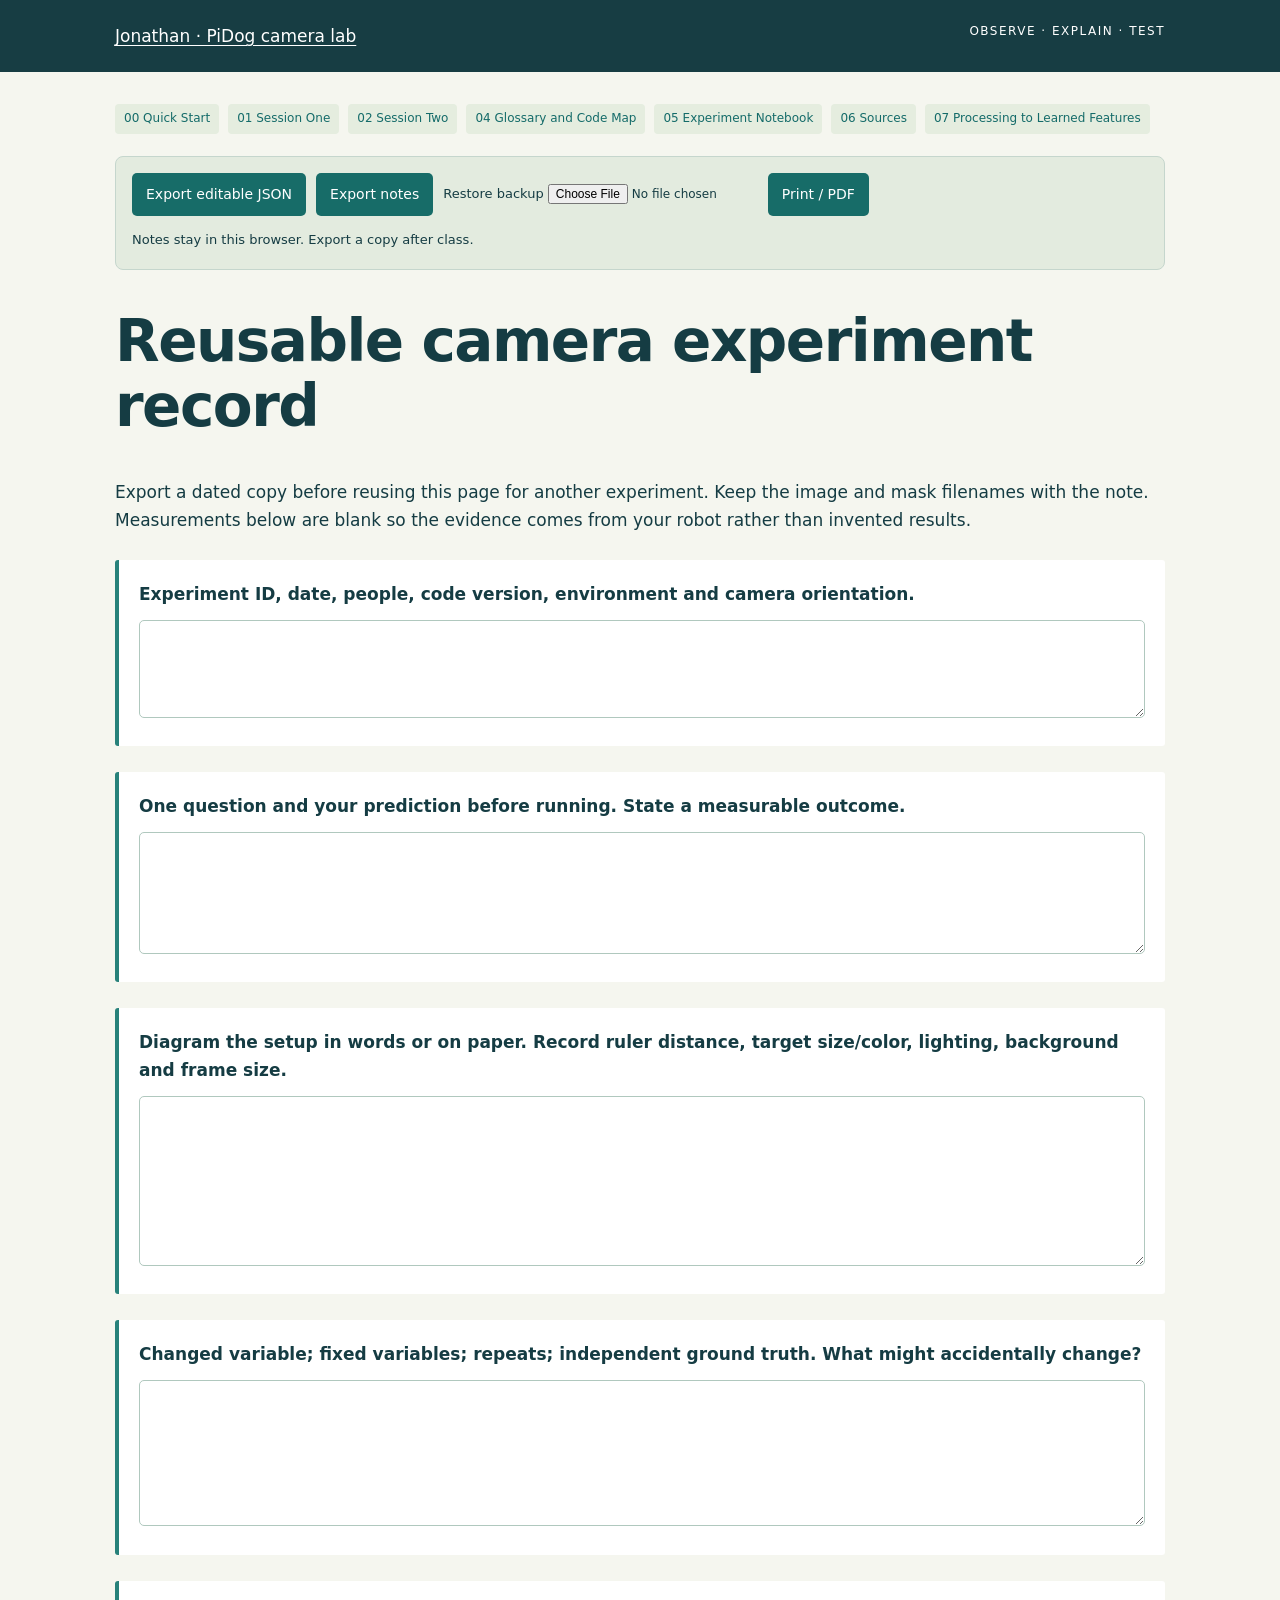
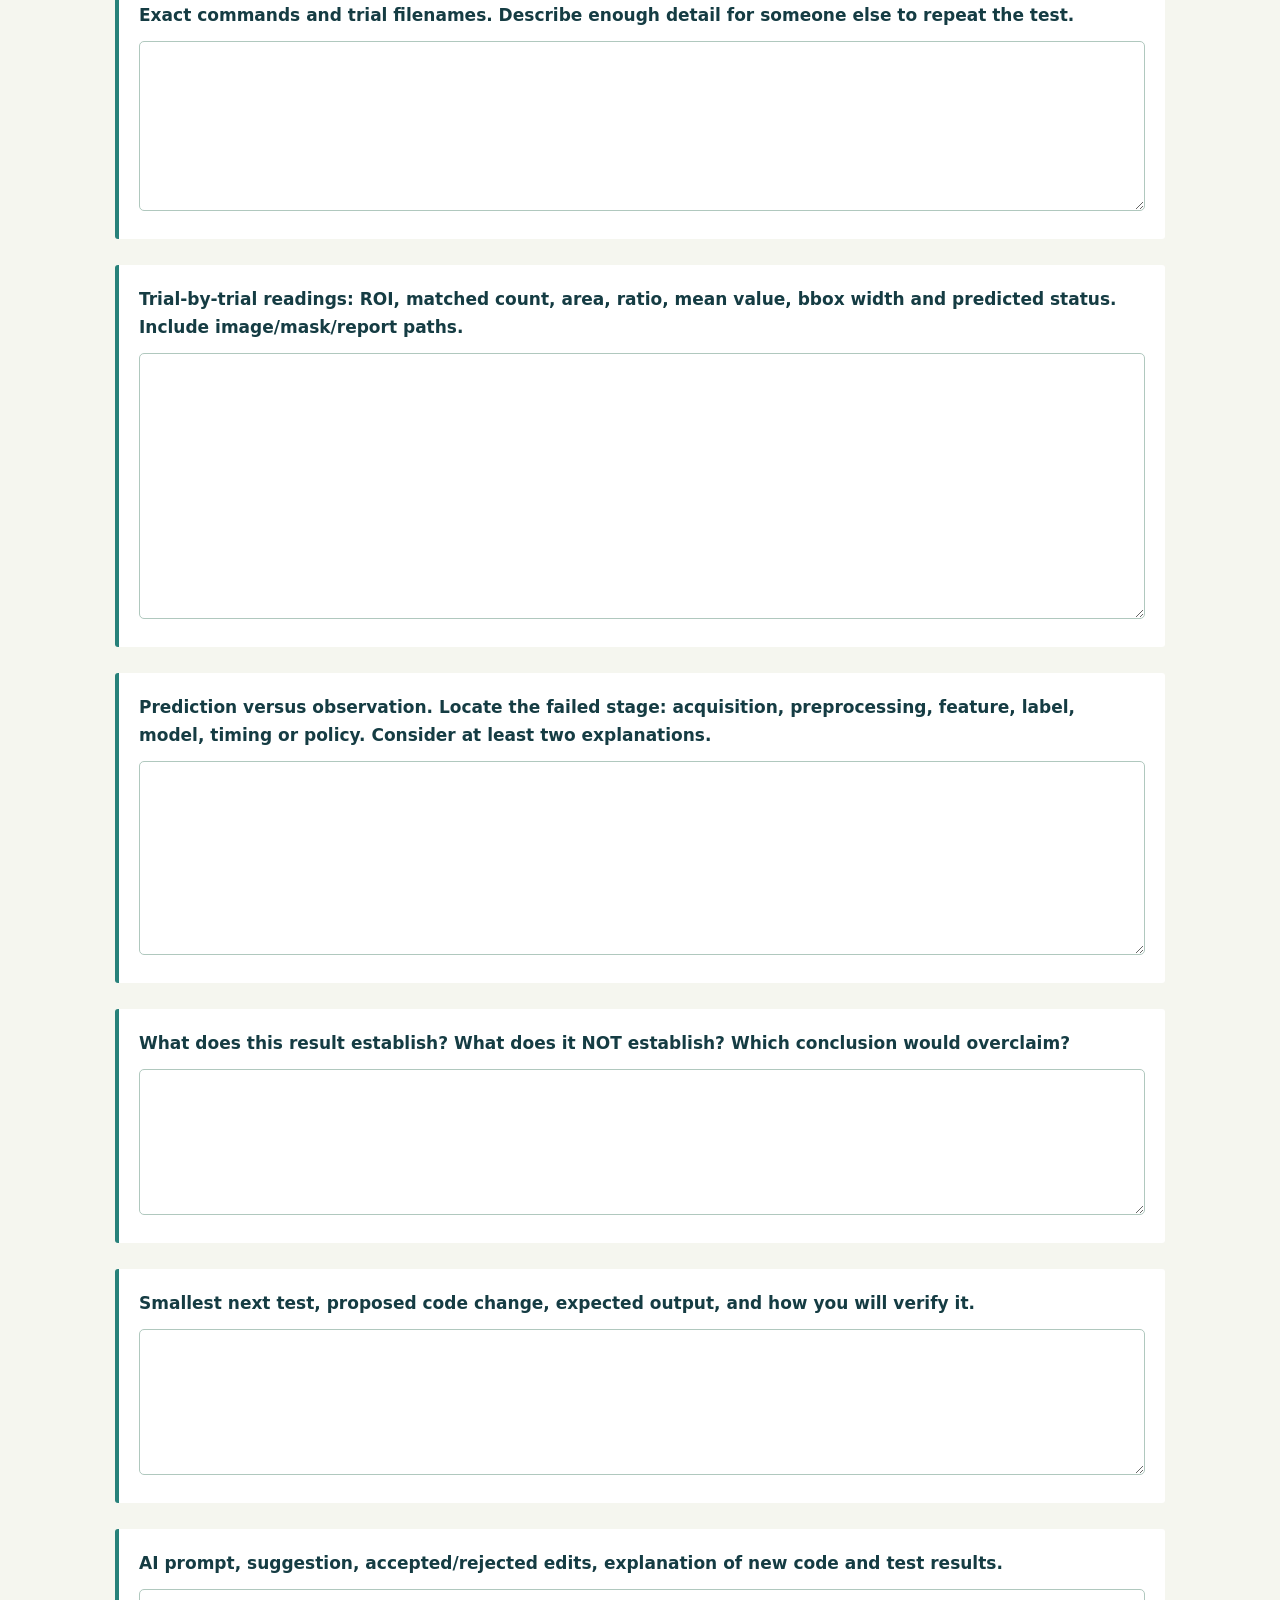
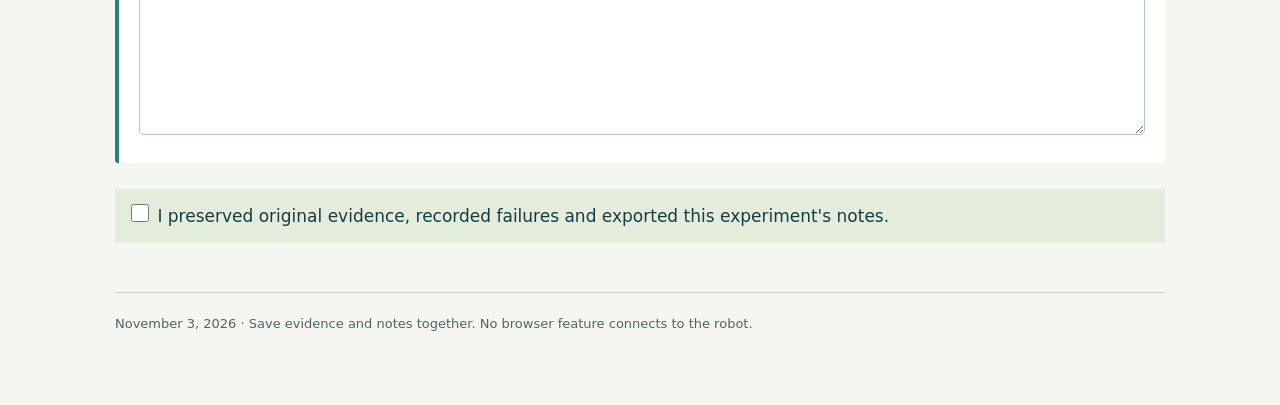
<file: camera-lab/docs/05-Experiment-Notebook.html>
<!doctype html><html lang="en"><head><meta charset="utf-8"><meta name="viewport" content="width=device-width, initial-scale=1"><title>Reusable camera experiment record</title><link rel="stylesheet" href="../style.css"></head><body data-notebook="05-Experiment-Notebook"><header><a href="../index.html">Jonathan · PiDog camera lab</a><span>OBSERVE · EXPLAIN · TEST</span></header><main><nav><a href="00-Quick-Start.html">00 Quick Start</a><a href="01-Session-One.html">01 Session One</a><a href="02-Session-Two.html">02 Session Two</a><a href="04-Glossary-and-Code-Map.html">04 Glossary and Code Map</a><a href="05-Experiment-Notebook.html">05 Experiment Notebook</a><a href="06-Sources.html">06 Sources</a><a href="07-Processing-to-Learned-Features.html">07 Processing to Learned Features</a></nav><div class="toolbar no-print"><button id="json">Export editable JSON</button><button id="markdown">Export notes</button><label>Restore backup <input type="file" accept=".json,application/json" id="restore"></label><button id="print">Print / PDF</button><p id="save-status" role="status">Notes stay in this browser. Export a copy after class.</p></div><h1>Reusable camera experiment record</h1>
<p>Export a dated copy before reusing this page for another experiment. Keep the image and mask filenames with the note. Measurements below are blank so the evidence comes from your robot rather than invented results.</p>
<section class="note"><label for="experiment_id">Experiment ID, date, people, code version, environment and camera orientation.</label><textarea id="experiment_id" data-note rows="3"></textarea><div class="print-answer" style="min-height:4.5em"></div></section>
<section class="note"><label for="question">One question and your prediction before running. State a measurable outcome.</label><textarea id="question" data-note rows="4"></textarea><div class="print-answer" style="min-height:6.0em"></div></section>
<section class="note"><label for="setup">Diagram the setup in words or on paper. Record ruler distance, target size/color, lighting, background and frame size.</label><textarea id="setup" data-note rows="6"></textarea><div class="print-answer" style="min-height:9.0em"></div></section>
<section class="note"><label for="variables">Changed variable; fixed variables; repeats; independent ground truth. What might accidentally change?</label><textarea id="variables" data-note rows="5"></textarea><div class="print-answer" style="min-height:7.5em"></div></section>
<section class="note"><label for="procedure">Exact commands and trial filenames. Describe enough detail for someone else to repeat the test.</label><textarea id="procedure" data-note rows="6"></textarea><div class="print-answer" style="min-height:9.0em"></div></section>
<section class="note"><label for="results">Trial-by-trial readings: ROI, matched count, area, ratio, mean value, bbox width and predicted status. Include image/mask/report paths.</label><textarea id="results" data-note rows="10"></textarea><div class="print-answer" style="min-height:15.0em"></div></section>
<section class="note"><label for="diagnosis">Prediction versus observation. Locate the failed stage: acquisition, preprocessing, feature, label, model, timing or policy. Consider at least two explanations.</label><textarea id="diagnosis" data-note rows="7"></textarea><div class="print-answer" style="min-height:10.5em"></div></section>
<section class="note"><label for="evidence">What does this result establish? What does it NOT establish? Which conclusion would overclaim?</label><textarea id="evidence" data-note rows="5"></textarea><div class="print-answer" style="min-height:7.5em"></div></section>
<section class="note"><label for="next">Smallest next test, proposed code change, expected output, and how you will verify it.</label><textarea id="next" data-note rows="5"></textarea><div class="print-answer" style="min-height:7.5em"></div></section>
<section class="note"><label for="ai_log">AI prompt, suggestion, accepted/rejected edits, explanation of new code and test results.</label><textarea id="ai_log" data-note rows="5"></textarea><div class="print-answer" style="min-height:7.5em"></div></section>
<label class="check"><input type="checkbox" data-check="record_complete"> I preserved original evidence, recorded failures and exported this experiment&#x27;s notes.</label><footer>November 3, 2026 · Save evidence and notes together. No browser feature connects to the robot.</footer></main><script src="../browser-core.js"></script><script src="../notebook.js"></script></body></html>
</file>
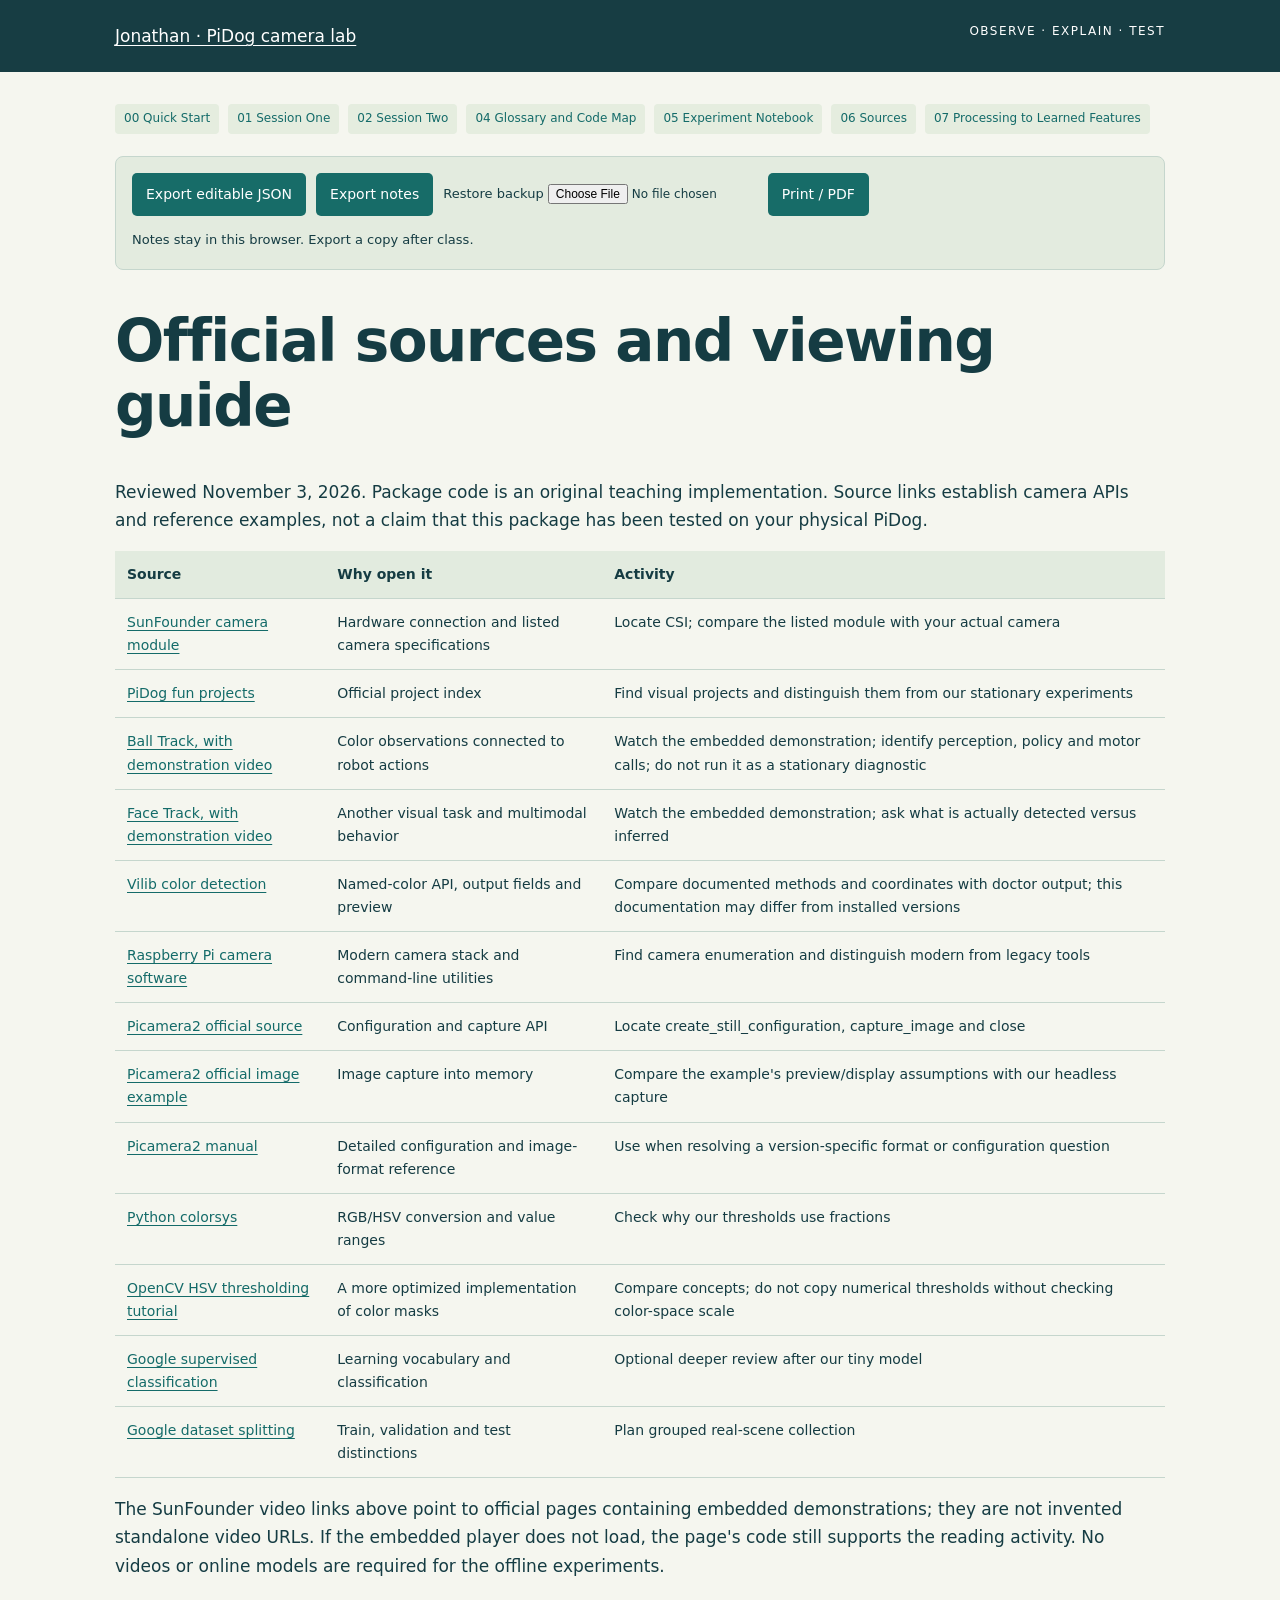
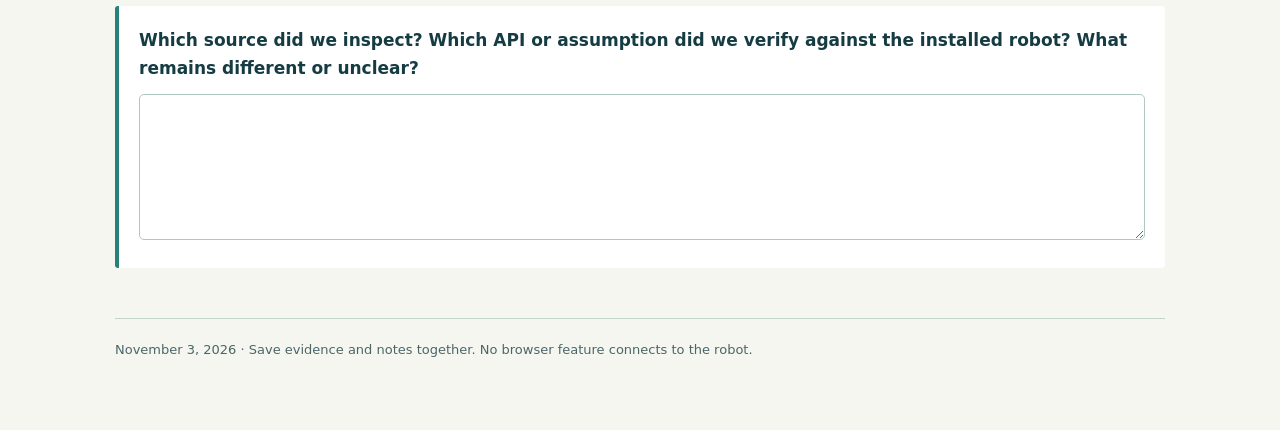
<file: camera-lab/docs/06-Sources.html>
<!doctype html><html lang="en"><head><meta charset="utf-8"><meta name="viewport" content="width=device-width, initial-scale=1"><title>Official sources and viewing guide</title><link rel="stylesheet" href="../style.css"></head><body data-notebook="06-Sources"><header><a href="../index.html">Jonathan · PiDog camera lab</a><span>OBSERVE · EXPLAIN · TEST</span></header><main><nav><a href="00-Quick-Start.html">00 Quick Start</a><a href="01-Session-One.html">01 Session One</a><a href="02-Session-Two.html">02 Session Two</a><a href="04-Glossary-and-Code-Map.html">04 Glossary and Code Map</a><a href="05-Experiment-Notebook.html">05 Experiment Notebook</a><a href="06-Sources.html">06 Sources</a><a href="07-Processing-to-Learned-Features.html">07 Processing to Learned Features</a></nav><div class="toolbar no-print"><button id="json">Export editable JSON</button><button id="markdown">Export notes</button><label>Restore backup <input type="file" accept=".json,application/json" id="restore"></label><button id="print">Print / PDF</button><p id="save-status" role="status">Notes stay in this browser. Export a copy after class.</p></div><h1>Official sources and viewing guide</h1>
<p>Reviewed November 3, 2026. Package code is an original teaching implementation. Source links establish camera APIs and reference examples, not a claim that this package has been tested on your physical PiDog.</p>
<div class="table-wrap"><table><thead><tr><th>Source</th><th>Why open it</th><th>Activity</th></tr></thead><tbody><tr><td><a href="https://docs.sunfounder.com/projects/pidog/en/latest/_shared/component/cpn_camera_module.html">SunFounder camera module</a></td><td>Hardware connection and listed camera specifications</td><td>Locate CSI; compare the listed module with your actual camera</td></tr><tr><td><a href="https://docs.sunfounder.com/projects/pidog/en/latest/python/py_fun_project.html">PiDog fun projects</a></td><td>Official project index</td><td>Find visual projects and distinguish them from our stationary experiments</td></tr><tr><td><a href="https://docs.sunfounder.com/projects/pidog/en/latest/python/py_13_ball_track.html">Ball Track, with demonstration video</a></td><td>Color observations connected to robot actions</td><td>Watch the embedded demonstration; identify perception, policy and motor calls; do not run it as a stationary diagnostic</td></tr><tr><td><a href="https://docs.sunfounder.com/projects/pidog/en/latest/python/py_7_face_track.html">Face Track, with demonstration video</a></td><td>Another visual task and multimodal behavior</td><td>Watch the embedded demonstration; ask what is actually detected versus inferred</td></tr><tr><td><a href="https://docs.sunfounder.com/projects/vilib-rpi/en/latest/py_color_detection.html">Vilib color detection</a></td><td>Named-color API, output fields and preview</td><td>Compare documented methods and coordinates with doctor output; this documentation may differ from installed versions</td></tr><tr><td><a href="https://www.raspberrypi.com/documentation/accessories/camera-software.html">Raspberry Pi camera software</a></td><td>Modern camera stack and command-line utilities</td><td>Find camera enumeration and distinguish modern from legacy tools</td></tr><tr><td><a href="https://github.com/raspberrypi/picamera2/blob/main/picamera2/picamera2.py">Picamera2 official source</a></td><td>Configuration and capture API</td><td>Locate create_still_configuration, capture_image and close</td></tr><tr><td><a href="https://github.com/raspberrypi/picamera2/blob/main/examples/capture_image_full_res.py">Picamera2 official image example</a></td><td>Image capture into memory</td><td>Compare the example&#x27;s preview/display assumptions with our headless capture</td></tr><tr><td><a href="https://datasheets.raspberrypi.com/camera/picamera2-manual.pdf">Picamera2 manual</a></td><td>Detailed configuration and image-format reference</td><td>Use when resolving a version-specific format or configuration question</td></tr><tr><td><a href="https://docs.python.org/3/library/colorsys.html">Python colorsys</a></td><td>RGB/HSV conversion and value ranges</td><td>Check why our thresholds use fractions</td></tr><tr><td><a href="https://docs.opencv.org/4.x/da/d97/tutorial_threshold_inRange.html">OpenCV HSV thresholding tutorial</a></td><td>A more optimized implementation of color masks</td><td>Compare concepts; do not copy numerical thresholds without checking color-space scale</td></tr><tr><td><a href="https://developers.google.com/machine-learning/crash-course/classification">Google supervised classification</a></td><td>Learning vocabulary and classification</td><td>Optional deeper review after our tiny model</td></tr><tr><td><a href="https://developers.google.com/machine-learning/crash-course/overfitting/dividing-datasets">Google dataset splitting</a></td><td>Train, validation and test distinctions</td><td>Plan grouped real-scene collection</td></tr></tbody></table></div>
<p>The SunFounder video links above point to official pages containing embedded demonstrations; they are not invented standalone video URLs. If the embedded player does not load, the page&#x27;s code still supports the reading activity. No videos or online models are required for the offline experiments.</p>
<section class="note"><label for="source_review">Which source did we inspect? Which API or assumption did we verify against the installed robot? What remains different or unclear?</label><textarea id="source_review" data-note rows="5"></textarea><div class="print-answer" style="min-height:7.5em"></div></section><footer>November 3, 2026 · Save evidence and notes together. No browser feature connects to the robot.</footer></main><script src="../browser-core.js"></script><script src="../notebook.js"></script></body></html>
</file>
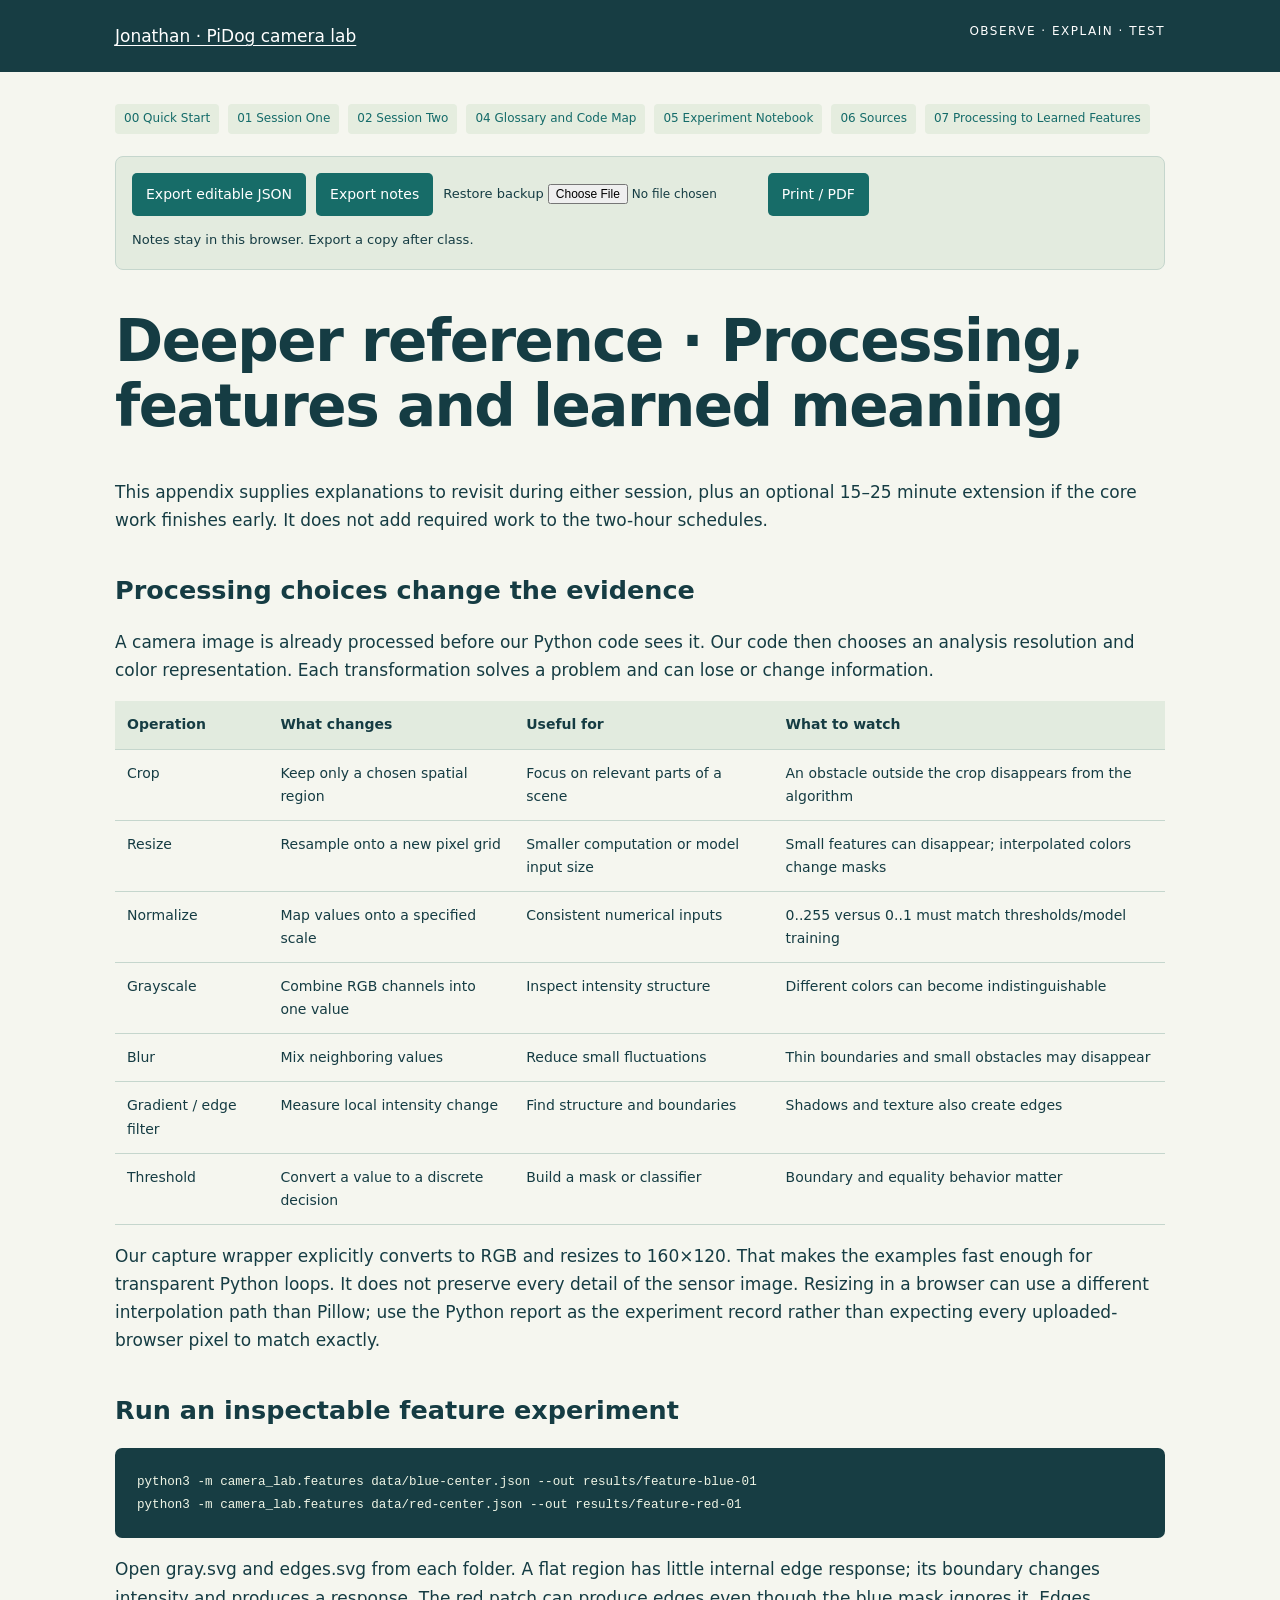
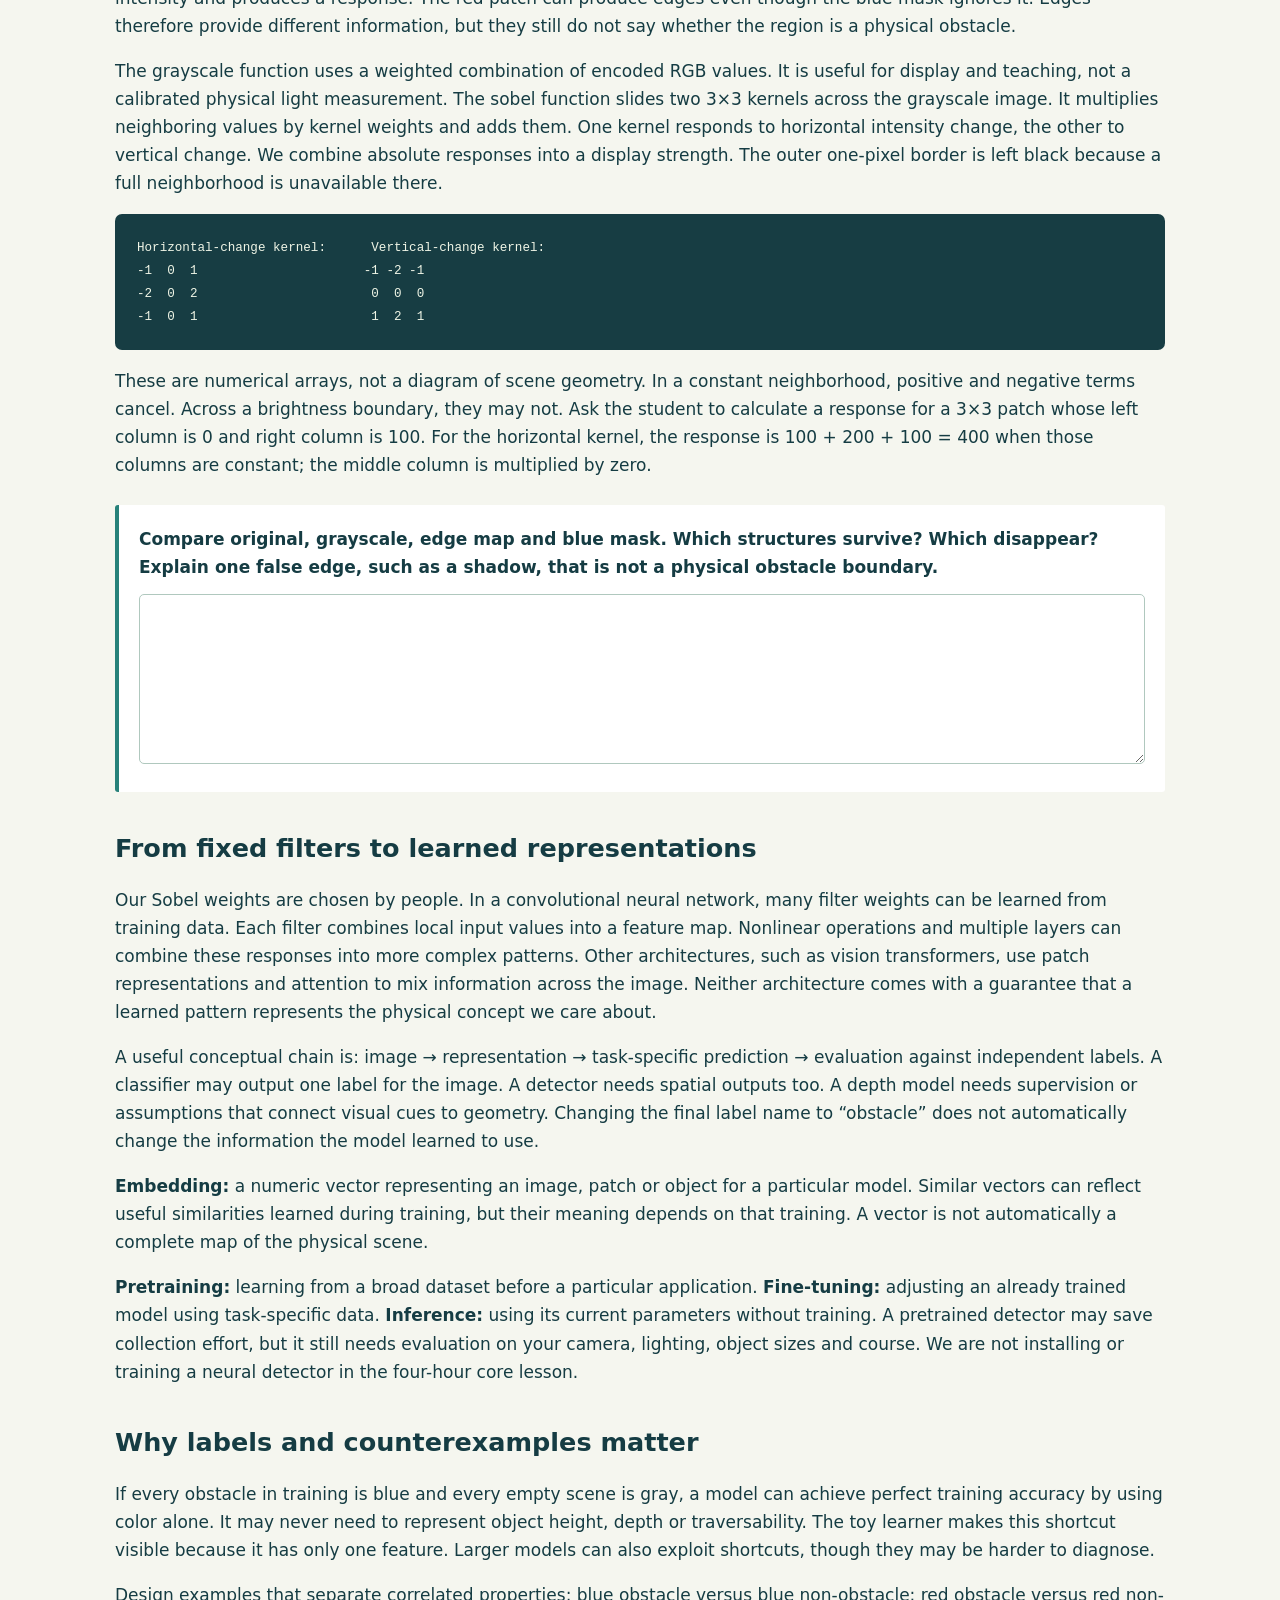
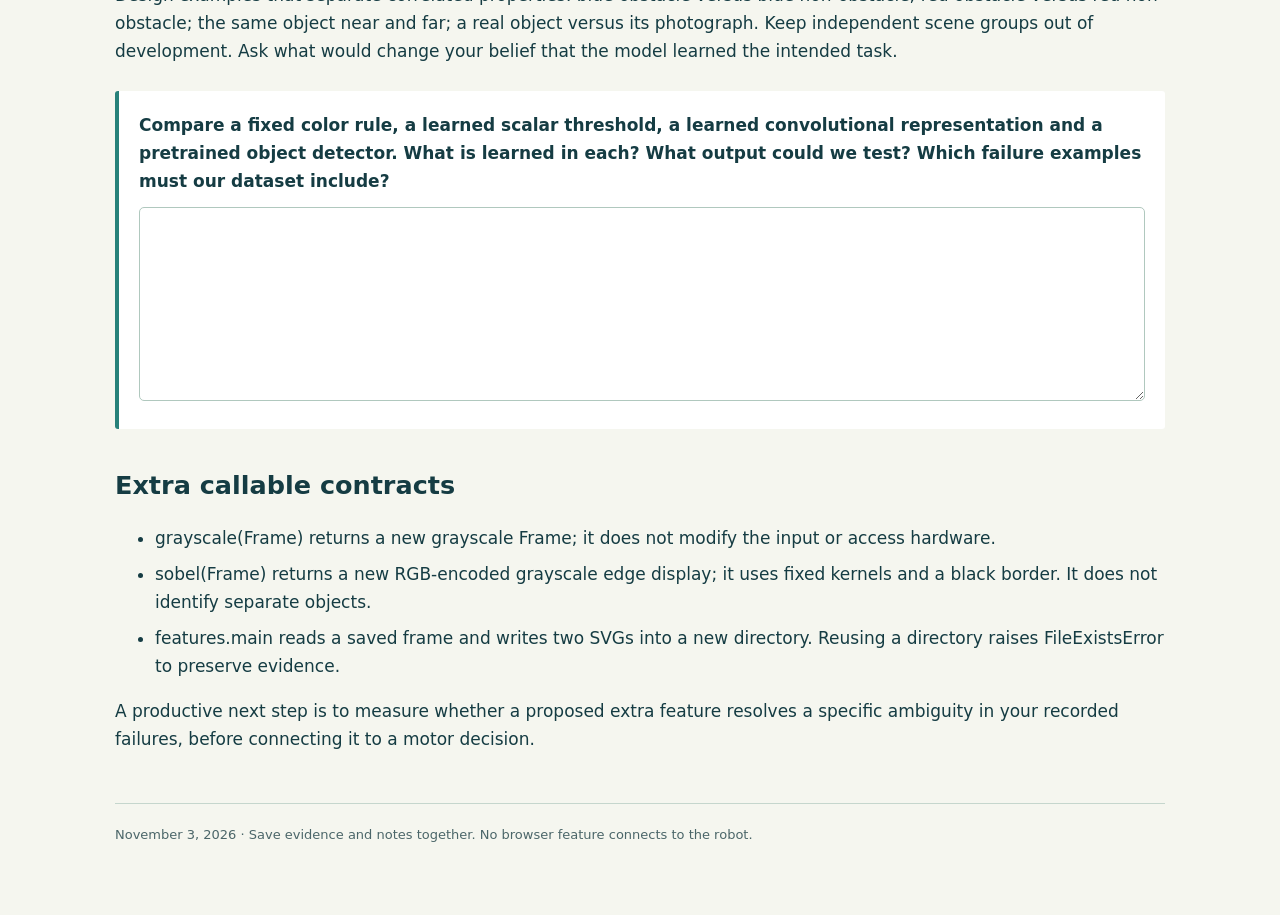
<file: camera-lab/docs/07-Processing-to-Learned-Features.html>
<!doctype html><html lang="en"><head><meta charset="utf-8"><meta name="viewport" content="width=device-width, initial-scale=1"><title>Deeper reference · Processing, features and learned meaning</title><link rel="stylesheet" href="../style.css"></head><body data-notebook="07-Processing-to-Learned-Features"><header><a href="../index.html">Jonathan · PiDog camera lab</a><span>OBSERVE · EXPLAIN · TEST</span></header><main><nav><a href="00-Quick-Start.html">00 Quick Start</a><a href="01-Session-One.html">01 Session One</a><a href="02-Session-Two.html">02 Session Two</a><a href="04-Glossary-and-Code-Map.html">04 Glossary and Code Map</a><a href="05-Experiment-Notebook.html">05 Experiment Notebook</a><a href="06-Sources.html">06 Sources</a><a href="07-Processing-to-Learned-Features.html">07 Processing to Learned Features</a></nav><div class="toolbar no-print"><button id="json">Export editable JSON</button><button id="markdown">Export notes</button><label>Restore backup <input type="file" accept=".json,application/json" id="restore"></label><button id="print">Print / PDF</button><p id="save-status" role="status">Notes stay in this browser. Export a copy after class.</p></div><h1>Deeper reference · Processing, features and learned meaning</h1>
<p>This appendix supplies explanations to revisit during either session, plus an optional 15–25 minute extension if the core work finishes early. It does not add required work to the two-hour schedules.</p>
<h2>Processing choices change the evidence</h2>
<p>A camera image is already processed before our Python code sees it. Our code then chooses an analysis resolution and color representation. Each transformation solves a problem and can lose or change information.</p>
<div class="table-wrap"><table><thead><tr><th>Operation</th><th>What changes</th><th>Useful for</th><th>What to watch</th></tr></thead><tbody><tr><td>Crop</td><td>Keep only a chosen spatial region</td><td>Focus on relevant parts of a scene</td><td>An obstacle outside the crop disappears from the algorithm</td></tr><tr><td>Resize</td><td>Resample onto a new pixel grid</td><td>Smaller computation or model input size</td><td>Small features can disappear; interpolated colors change masks</td></tr><tr><td>Normalize</td><td>Map values onto a specified scale</td><td>Consistent numerical inputs</td><td>0..255 versus 0..1 must match thresholds/model training</td></tr><tr><td>Grayscale</td><td>Combine RGB channels into one value</td><td>Inspect intensity structure</td><td>Different colors can become indistinguishable</td></tr><tr><td>Blur</td><td>Mix neighboring values</td><td>Reduce small fluctuations</td><td>Thin boundaries and small obstacles may disappear</td></tr><tr><td>Gradient / edge filter</td><td>Measure local intensity change</td><td>Find structure and boundaries</td><td>Shadows and texture also create edges</td></tr><tr><td>Threshold</td><td>Convert a value to a discrete decision</td><td>Build a mask or classifier</td><td>Boundary and equality behavior matter</td></tr></tbody></table></div>
<p>Our capture wrapper explicitly converts to RGB and resizes to 160×120. That makes the examples fast enough for transparent Python loops. It does not preserve every detail of the sensor image. Resizing in a browser can use a different interpolation path than Pillow; use the Python report as the experiment record rather than expecting every uploaded-browser pixel to match exactly.</p>
<h2>Run an inspectable feature experiment</h2>
<pre><code>python3 -m camera_lab.features data/blue-center.json --out results/feature-blue-01
python3 -m camera_lab.features data/red-center.json --out results/feature-red-01</code></pre>
<p>Open gray.svg and edges.svg from each folder. A flat region has little internal edge response; its boundary changes intensity and produces a response. The red patch can produce edges even though the blue mask ignores it. Edges therefore provide different information, but they still do not say whether the region is a physical obstacle.</p>
<p>The grayscale function uses a weighted combination of encoded RGB values. It is useful for display and teaching, not a calibrated physical light measurement. The sobel function slides two 3×3 kernels across the grayscale image. It multiplies neighboring values by kernel weights and adds them. One kernel responds to horizontal intensity change, the other to vertical change. We combine absolute responses into a display strength. The outer one-pixel border is left black because a full neighborhood is unavailable there.</p>
<pre><code>Horizontal-change kernel:      Vertical-change kernel:
-1  0  1                      -1 -2 -1
-2  0  2                       0  0  0
-1  0  1                       1  2  1</code></pre>
<p>These are numerical arrays, not a diagram of scene geometry. In a constant neighborhood, positive and negative terms cancel. Across a brightness boundary, they may not. Ask the student to calculate a response for a 3×3 patch whose left column is 0 and right column is 100. For the horizontal kernel, the response is 100 + 200 + 100 = 400 when those columns are constant; the middle column is multiplied by zero.</p>
<section class="note"><label for="feature_test">Compare original, grayscale, edge map and blue mask. Which structures survive? Which disappear? Explain one false edge, such as a shadow, that is not a physical obstacle boundary.</label><textarea id="feature_test" data-note rows="6"></textarea><div class="print-answer" style="min-height:9.0em"></div></section>
<h2>From fixed filters to learned representations</h2>
<p>Our Sobel weights are chosen by people. In a convolutional neural network, many filter weights can be learned from training data. Each filter combines local input values into a feature map. Nonlinear operations and multiple layers can combine these responses into more complex patterns. Other architectures, such as vision transformers, use patch representations and attention to mix information across the image. Neither architecture comes with a guarantee that a learned pattern represents the physical concept we care about.</p>
<p>A useful conceptual chain is: image → representation → task-specific prediction → evaluation against independent labels. A classifier may output one label for the image. A detector needs spatial outputs too. A depth model needs supervision or assumptions that connect visual cues to geometry. Changing the final label name to “obstacle” does not automatically change the information the model learned to use.</p>
<p><strong>Embedding:</strong> a numeric vector representing an image, patch or object for a particular model. Similar vectors can reflect useful similarities learned during training, but their meaning depends on that training. A vector is not automatically a complete map of the physical scene.</p>
<p><strong>Pretraining:</strong> learning from a broad dataset before a particular application. <strong>Fine-tuning:</strong> adjusting an already trained model using task-specific data. <strong>Inference:</strong> using its current parameters without training. A pretrained detector may save collection effort, but it still needs evaluation on your camera, lighting, object sizes and course. We are not installing or training a neural detector in the four-hour core lesson.</p>
<h2>Why labels and counterexamples matter</h2>
<p>If every obstacle in training is blue and every empty scene is gray, a model can achieve perfect training accuracy by using color alone. It may never need to represent object height, depth or traversability. The toy learner makes this shortcut visible because it has only one feature. Larger models can also exploit shortcuts, though they may be harder to diagnose.</p>
<p>Design examples that separate correlated properties: blue obstacle versus blue non-obstacle; red obstacle versus red non-obstacle; the same object near and far; a real object versus its photograph. Keep independent scene groups out of development. Ask what would change your belief that the model learned the intended task.</p>
<section class="note"><label for="learned_representation">Compare a fixed color rule, a learned scalar threshold, a learned convolutional representation and a pretrained object detector. What is learned in each? What output could we test? Which failure examples must our dataset include?</label><textarea id="learned_representation" data-note rows="7"></textarea><div class="print-answer" style="min-height:10.5em"></div></section>
<h2>Extra callable contracts</h2>
<ul><li>grayscale(Frame) returns a new grayscale Frame; it does not modify the input or access hardware.</li><li>sobel(Frame) returns a new RGB-encoded grayscale edge display; it uses fixed kernels and a black border. It does not identify separate objects.</li><li>features.main reads a saved frame and writes two SVGs into a new directory. Reusing a directory raises FileExistsError to preserve evidence.</li></ul>
<p>A productive next step is to measure whether a proposed extra feature resolves a specific ambiguity in your recorded failures, before connecting it to a motor decision.</p><footer>November 3, 2026 · Save evidence and notes together. No browser feature connects to the robot.</footer></main><script src="../browser-core.js"></script><script src="../notebook.js"></script></body></html>
</file>
<file: camera-lab/style.css>
:root{--ink:#153c43;--muted:#4b6669;--line:#c5d6cd;--accent:#176c68}*{box-sizing:border-box}body{margin:0;background:#f5f6ef;color:var(--ink);font:17px/1.65 system-ui,sans-serif}header{background:#173d43;color:#fff;padding:22px max(24px,calc((100vw - 1050px)/2));display:flex;justify-content:space-between;gap:20px}header a{color:#fff}header span,.eyebrow,small{font-size:12px;letter-spacing:1.5px}main{max-width:1100px;margin:auto;padding:32px 25px 70px}h1{font-size:clamp(34px,5vw,58px);line-height:1.12;letter-spacing:-1.5px}h2{margin-top:40px;line-height:1.3}h3{line-height:1.4}.lead{font-size:22px;max-width:850px}a{color:#146b69;text-underline-offset:3px}button,.button{border:0;background:var(--accent);color:white;border-radius:5px;padding:10px 14px;cursor:pointer;font:inherit;font-size:14px;text-decoration:none}button:hover{background:#104f4e}button:focus-visible,a:focus-visible,input:focus-visible,textarea:focus-visible,select:focus-visible,svg:focus-visible{outline:3px solid #c66b25;outline-offset:3px}input,select,textarea{font:inherit}select,input[type=text]{max-width:100%;padding:7px;border:1px solid #8ba8a0;border-radius:4px}.toolbar{background:#e3ebdf;border:1px solid var(--line);padding:16px;border-radius:8px;display:flex;flex-wrap:wrap;gap:10px;align-items:center;position:relative}.toolbar p{width:100%;margin:3px 0;font-size:13px}.import{font-size:14px}.import input{display:block;max-width:230px;font-size:12px}.note{margin:26px 0;padding:20px;background:#fff;border-left:4px solid #27817a;border-radius:3px}.note label{display:block;font-weight:600;margin-bottom:12px}textarea{width:100%;resize:vertical;padding:12px;border:1px solid #b0c8be;border-radius:5px;background:#fff;font-size:16px;line-height:1.5}.print-answer{display:none}.check{display:block;margin:14px 0;padding:12px;background:#e4eddb}.check input{width:18px;height:18px;accent-color:var(--accent)}pre{white-space:pre-wrap;overflow-wrap:anywhere;background:#173d43;color:#eff5e6;padding:22px;border-radius:7px;font-size:14px}code{font-family:ui-monospace,monospace;font-size:.9em}table{border-collapse:collapse;width:100%;font-size:14px}td,th{border-bottom:1px solid var(--line);padding:12px;text-align:left;vertical-align:top}th{background:#e2ebdf}.table-wrap{overflow:auto}details{padding:18px;background:#e6edde;margin:22px 0;border-radius:6px}summary{cursor:pointer;font-weight:650}.reference{width:100%;height:auto;margin-top:22px;max-height:1000px;object-fit:contain}.diagram-editor{border:1px solid var(--line);background:white;padding:18px;margin:25px 0;border-radius:9px}.diagram-editor svg{width:100%;height:auto;display:block;border:1px solid var(--line);background:#f5f7ef;touch-action:none}.diagram-controls{display:flex;flex-wrap:wrap;gap:9px;margin-top:14px}.diagram-controls label{font-size:13px;display:flex;flex-direction:column}.diagram-status{font-size:13px;min-height:1.5em}.cards{display:grid;grid-template-columns:1fr 1fr;gap:20px;margin:25px 0}.card{display:block;background:#fff;border:1px solid var(--line);border-top:4px solid #28746c;padding:24px;text-decoration:none}.card h2{font-size:24px;margin:10px 0}.card p{color:var(--muted);margin-bottom:0}.callout{padding:22px;background:#e2eacf;border-left:4px solid #558564}footer{margin-top:50px;border-top:1px solid var(--line);padding-top:20px;font-size:13px;color:var(--muted)}li{margin:8px 0}@media(max-width:650px){header{display:block}header span{display:block;margin-top:7px}.cards{grid-template-columns:1fr}main{padding:24px 16px}.diagram-editor{padding:8px}}@media print{body{background:white;color:black;font-size:10pt}header,.no-print,footer,.diagram-status{display:none!important}main{max-width:none;padding:0}h1{font-size:25pt}h2{font-size:18pt;break-after:avoid}h3{break-after:avoid}.note{break-inside:avoid;padding:8px;border:1px solid #ccc}.note textarea{display:none}.print-answer{display:block;white-space:pre-wrap;overflow-wrap:anywhere;background:repeating-linear-gradient(white,white 1.45em,#ddd 1.45em,#ddd 1.5em)}.note.has-answer .print-answer{background:white}.diagram-editor{break-inside:avoid}.diagram-editor svg{max-height:18cm}.reference{max-height:21cm}details:not([open])>:not(summary){display:none}pre{background:#eee;color:black}.table-wrap{overflow:visible}table{font-size:9pt}tr{break-inside:avoid}a{color:black}.cards{display:block}.card{margin:10px 0}}
nav{display:flex;flex-wrap:wrap;gap:9px;margin-bottom:22px}nav a{font-size:12px;background:#e5eddf;padding:5px 9px;border-radius:4px;text-decoration:none}.toolbar label{font-size:13px}.toolbar input[type=file]{max-width:210px;font-size:12px}figure{margin:25px 0}figure img{width:100%;max-height:820px;object-fit:contain}figcaption{font-size:13px;color:var(--muted)}.lab{padding:22px;border:1px solid var(--line);background:white;border-radius:9px;margin:25px 0}.controls{display:flex;flex-wrap:wrap;gap:18px;align-items:end}.controls label{display:flex;flex-direction:column;font-size:14px}.controls input[type=number]{width:85px}.canvas-pair{display:grid;grid-template-columns:1fr 1fr;gap:20px}canvas{width:100%;image-rendering:pixelated;border:1px solid #a5bdb0;cursor:crosshair}input[type=range]{accent-color:#176c68}.note.answered .print-answer{background:white}@media(max-width:600px){.canvas-pair{grid-template-columns:1fr}}@media print{nav{display:none}figure{break-inside:avoid}figure img{max-height:20cm}.note textarea{display:none}.note.answered .print-answer{background:white}.toolbar{display:none!important}}
</file>
